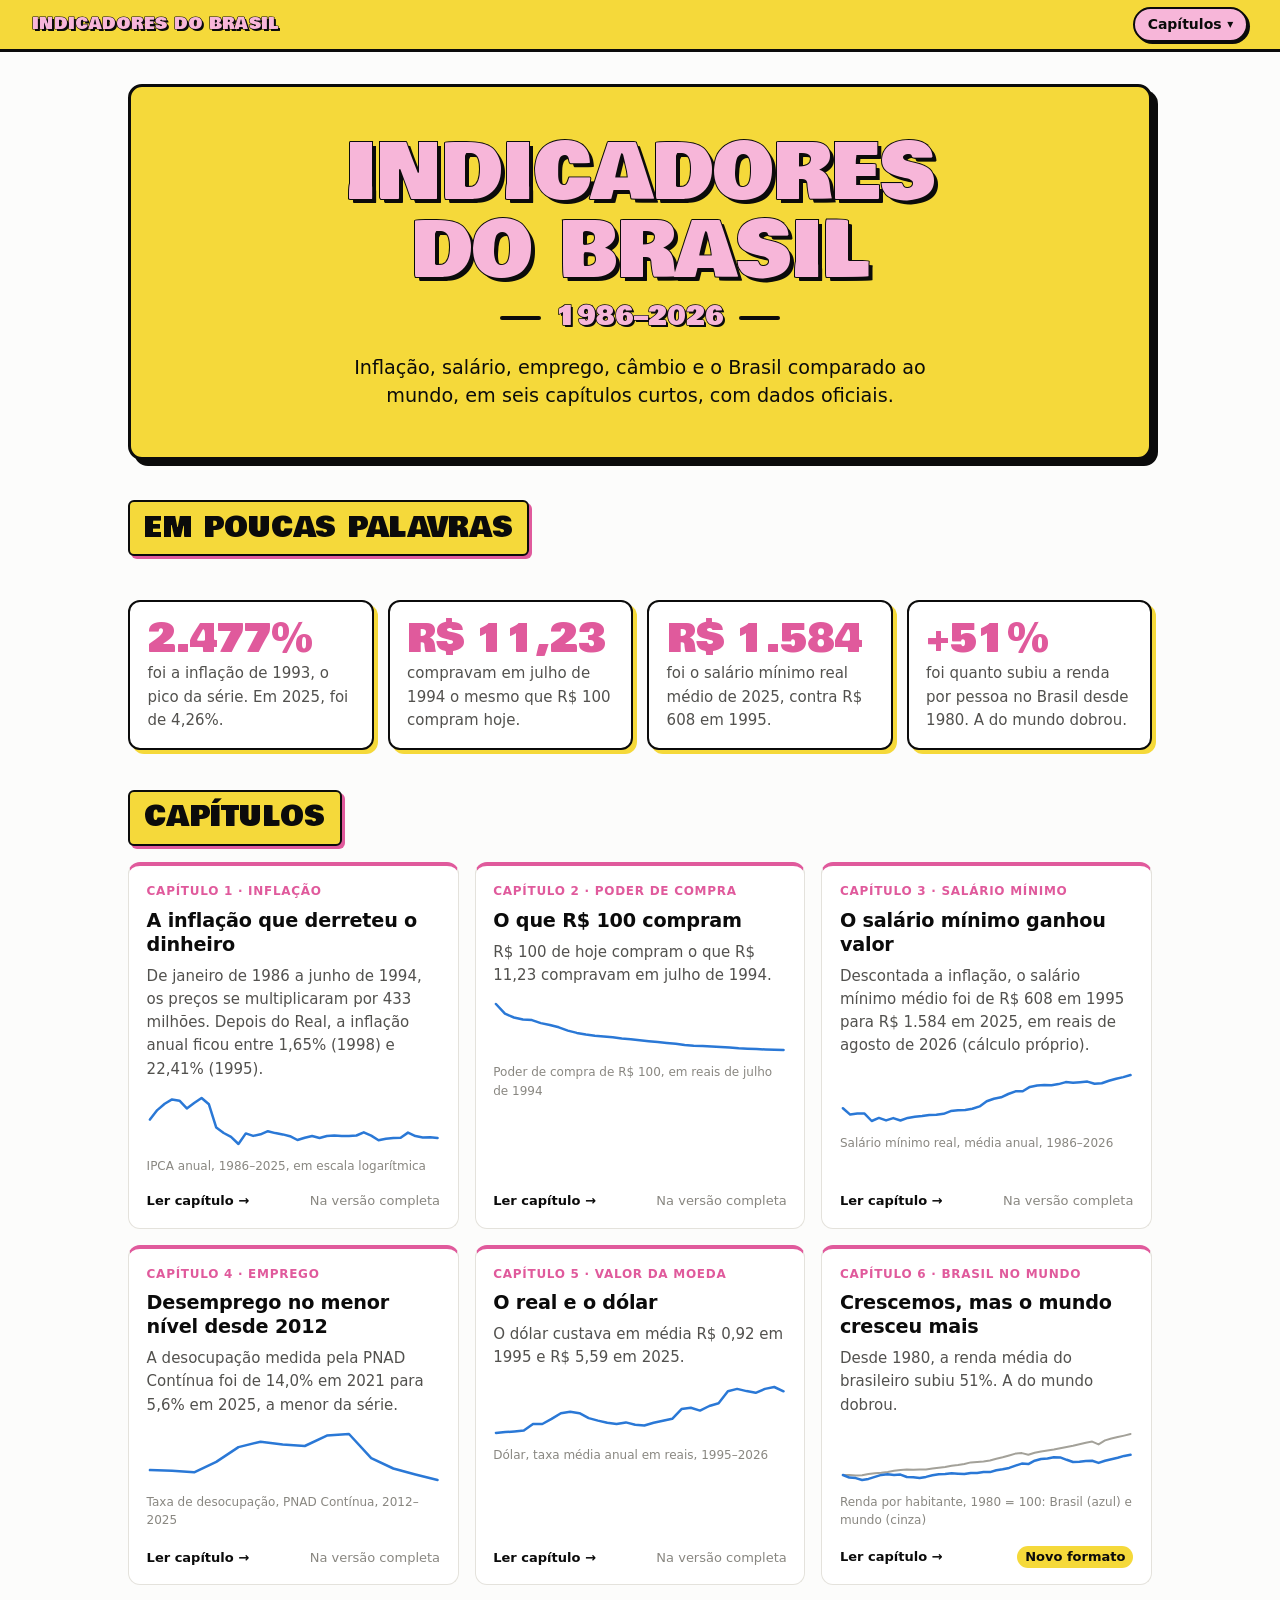
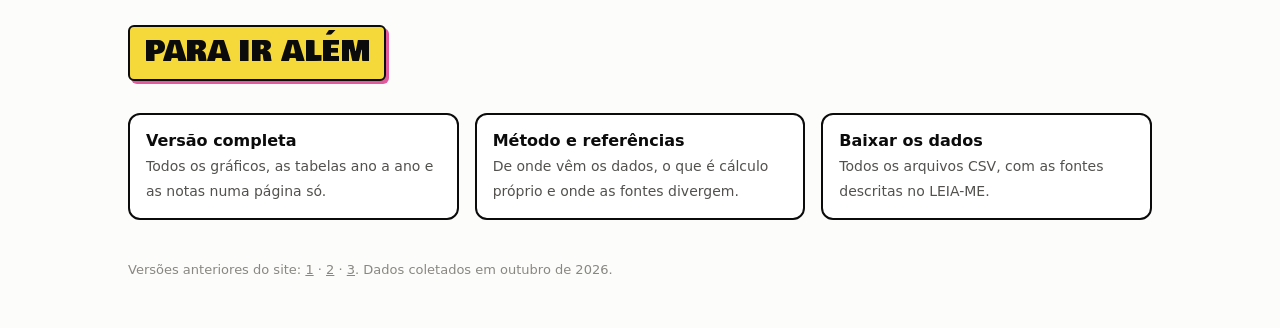
<file: index.html>
<!doctype html>
<html lang="pt-BR">
<head>
<meta charset="utf-8">
<meta name="viewport" content="width=device-width, initial-scale=1, viewport-fit=cover">
<title>Indicadores do Brasil 1986–2026</title>
<meta name="description" content="Inflação, poder de compra, salário mínimo, emprego, câmbio e o Brasil comparado ao mundo, de 1986 a 2026, em capítulos curtos.">
<meta property="og:type" content="website">
<meta property="og:site_name" content="Indicadores do Brasil">
<meta property="og:title" content="Indicadores do Brasil 1986–2026">
<meta property="og:description" content="Inflação, poder de compra, salário mínimo, emprego, câmbio e o Brasil comparado ao mundo, de 1986 a 2026, em capítulos curtos.">
<meta property="og:url" content="https://guitorte.github.io/brasil/">
<meta property="og:locale" content="pt_BR">
<meta property="og:image" content="https://guitorte.github.io/brasil/preview.jpg">
<meta property="og:image:type" content="image/jpeg">
<meta property="og:image:width" content="1376">
<meta property="og:image:height" content="768">
<meta property="og:image:alt" content="Indicadores do Brasil, 1986–2026">
<meta name="twitter:card" content="summary_large_image">
<meta name="twitter:image" content="https://guitorte.github.io/brasil/preview.jpg">
<link rel="preconnect" href="https://fonts.googleapis.com">
<link rel="preconnect" href="https://fonts.gstatic.com" crossorigin>
<link rel="stylesheet" href="https://fonts.googleapis.com/css2?family=Bowlby+One&display=swap">
<link rel="stylesheet" href="assets/estilo.css">
<script>
  // Links antigos para seções da página única (#ib-...) continuam funcionando na versão completa.
  if (/^#ib-/.test(location.hash)) location.replace('v3.html' + location.hash);
</script>
</head>
<body>
<header class="bar">
  <a class="brand" href="./">INDICADORES DO BRASIL</a>
  <details class="menu"><summary>Capítulos</summary><nav aria-label="Capítulos"><a href="v3.html#ib-inflacao"><b>1</b>Inflação</a><a href="v3.html#ib-poder"><b>2</b>Poder de compra</a><a href="v3.html#ib-salario"><b>3</b>Salário mínimo</a><a href="v3.html#ib-emprego"><b>4</b>Emprego</a><a href="v3.html#ib-moeda"><b>5</b>Valor da moeda</a><a href="mundo/"><b>6</b>Brasil no mundo</a><hr><a href="./">Página inicial</a><a href="v3.html">Versão completa</a></nav></details>
  <div class="progress" aria-hidden="true"><span></span></div>
</header>
<main class="wrap">
  <section class="capa">
    <h1><span>Indicadores</span> <span>do Brasil</span></h1>
    <div class="anos">1986–2026</div>
    <p>Inflação, salário, emprego, câmbio e o Brasil comparado ao mundo, em seis capítulos curtos, com dados oficiais.</p>
  </section>

  <h2 class="sec-title">Em poucas palavras</h2>
  <div class="heads"><a class="head" href="v3.html#ib-inflacao"><b>2.477%</b><span>foi a inflação de 1993, o pico da série. Em 2025, foi de 4,26%.</span></a><a class="head" href="v3.html#ib-poder"><b>R$ 11,23</b><span>compravam em julho de 1994 o mesmo que R$ 100 compram hoje.</span></a><a class="head" href="v3.html#ib-salario"><b>R$ 1.584</b><span>foi o salário mínimo real médio de 2025, contra R$ 608 em 1995.</span></a><a class="head" href="mundo/"><b>+51%</b><span>foi quanto subiu a renda por pessoa no Brasil desde 1980. A do mundo dobrou.</span></a></div>

  <h2 class="sec-title">Capítulos</h2>
  <div class="caps">
<a class="cap" href="v3.html#ib-inflacao"><span class="num">Capítulo 1 · Inflação</span><h3>A inflação que derreteu o dinheiro</h3><p>De janeiro de 1986 a junho de 1994, os preços se multiplicaram por 433 milhões. Depois do Real, a inflação anual ficou entre 1,65% (1998) e 22,41% (1995).</p><svg viewBox="0 0 300 56" preserveAspectRatio="none" aria-hidden="true" focusable="false"><path d="M3.0,26.6L10.5,17.1L18.1,10.8L25.6,6.4L33.2,7.7L40.7,15.4L48.2,10.0L55.8,5.0L63.3,11.3L70.8,34.6L78.4,40.0L85.9,43.8L93.5,51.0L101.0,40.4L108.5,42.9L116.1,41.3L123.6,38.2L131.2,40.1L138.7,41.4L146.2,43.2L153.8,47.0L161.3,44.7L168.8,43.0L176.4,45.0L183.9,43.0L191.5,42.4L199.0,43.1L206.5,43.0L214.1,42.5L221.6,39.3L229.2,42.6L236.7,47.3L244.2,45.8L251.8,45.0L259.3,44.7L266.8,39.6L274.4,43.1L281.9,44.5L289.5,44.2L297.0,45.0" style="fill:none;stroke:var(--c1);stroke-width:2.5;vector-effect:non-scaling-stroke;stroke-linejoin:round;stroke-linecap:round"/></svg><small>IPCA anual, 1986–2025, em escala logarítmica</small><span class="cap-foot"><span class="ir">Ler capítulo →</span><span class="estado">Na versão completa</span></span></a>
<a class="cap" href="v3.html#ib-poder"><span class="num">Capítulo 2 · Poder de compra</span><h3>O que R$ 100 compram</h3><p>R$ 100 de hoje compram o que R$ 11,23 compravam em julho de 1994.</p><svg viewBox="0 0 300 56" preserveAspectRatio="none" aria-hidden="true" focusable="false"><path d="M3.0,5.0L12.2,14.7L21.4,18.5L30.6,20.5L39.8,21.1L48.9,24.1L58.1,26.0L67.3,28.3L76.5,31.6L85.7,33.9L94.9,35.6L104.1,36.8L113.2,37.4L122.4,38.3L131.6,39.4L140.8,40.2L150.0,41.2L159.2,42.2L168.4,43.1L177.6,43.9L186.8,44.8L195.9,46.1L205.1,46.8L214.3,47.1L223.5,47.5L232.7,47.9L241.9,48.4L251.1,49.3L260.2,49.7L269.4,50.1L278.6,50.5L287.8,50.8L297.0,51.0" style="fill:none;stroke:var(--c1);stroke-width:2.5;vector-effect:non-scaling-stroke;stroke-linejoin:round;stroke-linecap:round"/></svg><small>Poder de compra de R$ 100, em reais de julho de 1994</small><span class="cap-foot"><span class="ir">Ler capítulo →</span><span class="estado">Na versão completa</span></span></a>
<a class="cap" href="v3.html#ib-salario"><span class="num">Capítulo 3 · Salário mínimo</span><h3>O salário mínimo ganhou valor</h3><p>Descontada a inflação, o salário mínimo médio foi de R$ 608 em 1995 para R$ 1.584 em 2025, em reais de agosto de 2026 (cálculo próprio).</p><svg viewBox="0 0 300 56" preserveAspectRatio="none" aria-hidden="true" focusable="false"><path d="M3.0,38.2L10.4,44.6L17.7,43.6L25.1,43.6L32.4,51.0L39.8,47.9L47.1,50.4L54.4,48.1L61.8,50.5L69.2,47.9L76.5,46.8L83.9,46.1L91.2,45.0L98.5,44.8L105.9,43.8L113.2,41.1L120.6,40.3L128.0,40.0L135.3,38.8L142.7,36.4L150.0,31.2L157.3,28.7L164.7,27.3L172.0,24.0L179.4,21.3L186.8,21.3L194.1,16.9L201.5,15.5L208.8,15.1L216.2,15.3L223.5,14.1L230.8,12.1L238.2,12.7L245.5,12.2L252.9,11.6L260.2,13.7L267.6,13.3L274.9,10.8L282.3,8.7L289.6,7.1L297.0,5.0" style="fill:none;stroke:var(--c1);stroke-width:2.5;vector-effect:non-scaling-stroke;stroke-linejoin:round;stroke-linecap:round"/></svg><small>Salário mínimo real, média anual, 1986–2026</small><span class="cap-foot"><span class="ir">Ler capítulo →</span><span class="estado">Na versão completa</span></span></a>
<a class="cap" href="v3.html#ib-emprego"><span class="num">Capítulo 4 · Emprego</span><h3>Desemprego no menor nível desde 2012</h3><p>A desocupação medida pela PNAD Contínua foi de 14,0% em 2021 para 5,6% em 2025, a menor da série.</p><svg viewBox="0 0 300 56" preserveAspectRatio="none" aria-hidden="true" focusable="false"><path d="M3.0,41.1L25.6,41.7L48.2,43.3L70.8,32.9L93.5,18.1L116.1,12.7L138.7,15.4L161.3,17.0L183.9,6.6L206.5,5.0L229.2,29.1L251.8,39.5L274.4,45.5L297.0,51.0" style="fill:none;stroke:var(--c1);stroke-width:2.5;vector-effect:non-scaling-stroke;stroke-linejoin:round;stroke-linecap:round"/></svg><small>Taxa de desocupação, PNAD Contínua, 2012–2025</small><span class="cap-foot"><span class="ir">Ler capítulo →</span><span class="estado">Na versão completa</span></span></a>
<a class="cap" href="v3.html#ib-moeda"><span class="num">Capítulo 5 · Valor da moeda</span><h3>O real e o dólar</h3><p>O dólar custava em média R$ 0,92 em 1995 e R$ 5,59 em 2025.</p><svg viewBox="0 0 300 56" preserveAspectRatio="none" aria-hidden="true" focusable="false"><path d="M3.0,51.0L12.5,50.1L22.0,49.4L31.5,48.6L40.9,42.1L50.4,42.0L59.9,36.9L69.4,31.2L78.9,29.8L88.4,31.2L97.8,36.1L107.3,38.6L116.8,40.8L126.3,41.9L135.8,40.4L145.3,42.7L154.7,43.5L164.2,40.8L173.7,38.8L183.2,36.8L192.7,27.1L202.2,25.7L211.6,28.6L221.1,24.0L230.6,21.2L240.1,9.2L249.6,6.9L259.1,9.1L268.5,10.8L278.0,6.9L287.5,5.0L297.0,9.3" style="fill:none;stroke:var(--c1);stroke-width:2.5;vector-effect:non-scaling-stroke;stroke-linejoin:round;stroke-linecap:round"/></svg><small>Dólar, taxa média anual em reais, 1995–2026</small><span class="cap-foot"><span class="ir">Ler capítulo →</span><span class="estado">Na versão completa</span></span></a>
<a class="cap" href="mundo/"><span class="num">Capítulo 6 · Brasil no mundo</span><h3>Crescemos, mas o mundo cresceu mais</h3><p>Desde 1980, a renda média do brasileiro subiu 51%. A do mundo dobrou.</p><svg viewBox="0 0 300 56" preserveAspectRatio="none" aria-hidden="true" focusable="false"><path d="M3.0,46.0L9.5,46.0L16.1,46.5L22.6,46.2L29.1,45.1L35.7,44.3L42.2,43.7L48.7,42.9L55.3,41.8L61.8,40.9L68.3,40.5L74.9,40.7L81.4,40.5L87.9,40.4L94.5,39.6L101.0,38.8L107.5,37.9L114.1,36.7L120.6,36.0L127.1,35.0L133.7,33.4L140.2,33.0L146.7,32.5L153.3,31.5L159.8,29.8L166.3,28.3L172.9,26.5L179.4,24.6L185.9,24.1L192.5,25.7L199.0,23.7L205.5,22.4L212.1,21.5L218.6,20.5L225.1,19.2L231.7,17.9L238.2,16.8L244.7,15.3L251.3,13.7L257.8,12.6L264.3,15.4L270.9,11.4L277.4,9.5L283.9,8.1L290.5,6.6L297.0,5.0" style="fill:none;stroke:var(--gray);stroke-width:2;vector-effect:non-scaling-stroke;stroke-linejoin:round;stroke-linecap:round"/><path d="M3.0,46.0L9.5,48.6L16.1,49.1L22.6,51.0L29.1,49.9L35.7,47.9L42.2,45.9L48.7,45.3L55.3,46.1L61.8,45.6L68.3,48.0L74.9,48.3L81.4,49.1L87.9,47.9L94.5,46.3L101.0,45.3L107.5,45.0L114.1,44.2L120.6,44.7L127.1,45.1L133.7,43.9L140.2,43.9L146.7,43.1L153.3,43.1L159.8,41.2L166.3,40.2L172.9,38.9L179.4,36.6L185.9,34.6L192.5,35.1L199.0,31.7L205.5,30.0L212.1,29.4L218.6,28.2L225.1,28.4L231.7,30.8L238.2,33.0L244.7,32.7L251.3,32.1L257.8,31.8L264.3,33.9L270.9,31.7L277.4,30.2L283.9,28.7L290.5,26.9L297.0,25.8" style="fill:none;stroke:var(--c1);stroke-width:2.5;vector-effect:non-scaling-stroke;stroke-linejoin:round;stroke-linecap:round"/></svg><small>Renda por habitante, 1980 = 100: Brasil (azul) e mundo (cinza)</small><span class="cap-foot"><span class="ir">Ler capítulo →</span><span class="estado novo">Novo formato</span></span></a>
  </div>

  <h2 class="sec-title">Para ir além</h2>
  <div class="extras">
    <a href="v3.html"><b>Versão completa</b><span>Todos os gráficos, as tabelas ano a ano e as notas numa página só.</span></a>
    <a href="v3.html#ib-metodo"><b>Método e referências</b><span>De onde vêm os dados, o que é cálculo próprio e onde as fontes divergem.</span></a>
    <a href="https://github.com/guitorte/brasil/tree/main/dados"><b>Baixar os dados</b><span>Todos os arquivos CSV, com as fontes descritas no LEIA-ME.</span></a>
  </div>
  <p class="versoes">Versões anteriores do site: <a href="v1.html">1</a> · <a href="v2.html">2</a> · <a href="v3.html">3</a>. Dados coletados em outubro de 2026.</p>
</main>
<script>
  // Fecha o menu de capítulos ao tocar fora dele.
  document.addEventListener('click', function (ev) {
    document.querySelectorAll('details.menu[open]').forEach(function (m) { if (!m.contains(ev.target)) m.open = false; });
  });
</script>
</body>
</html>
</file>
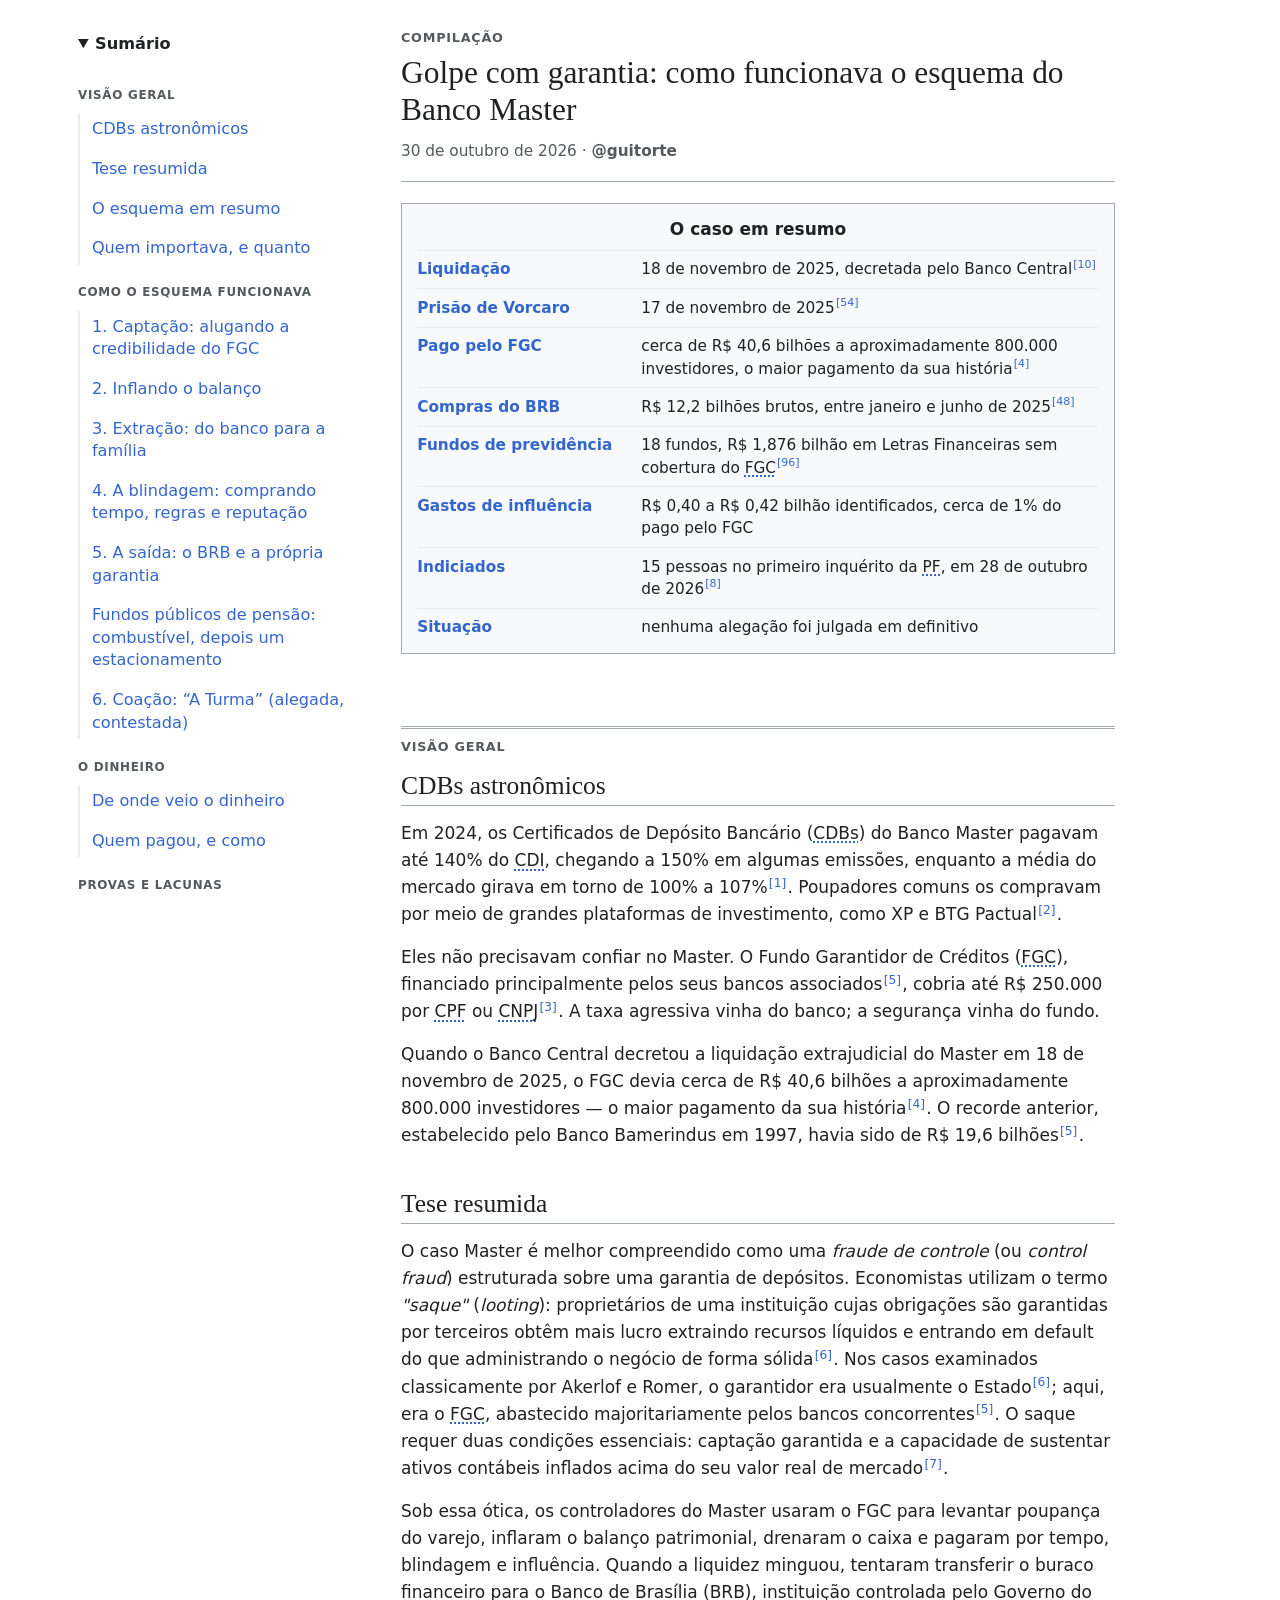
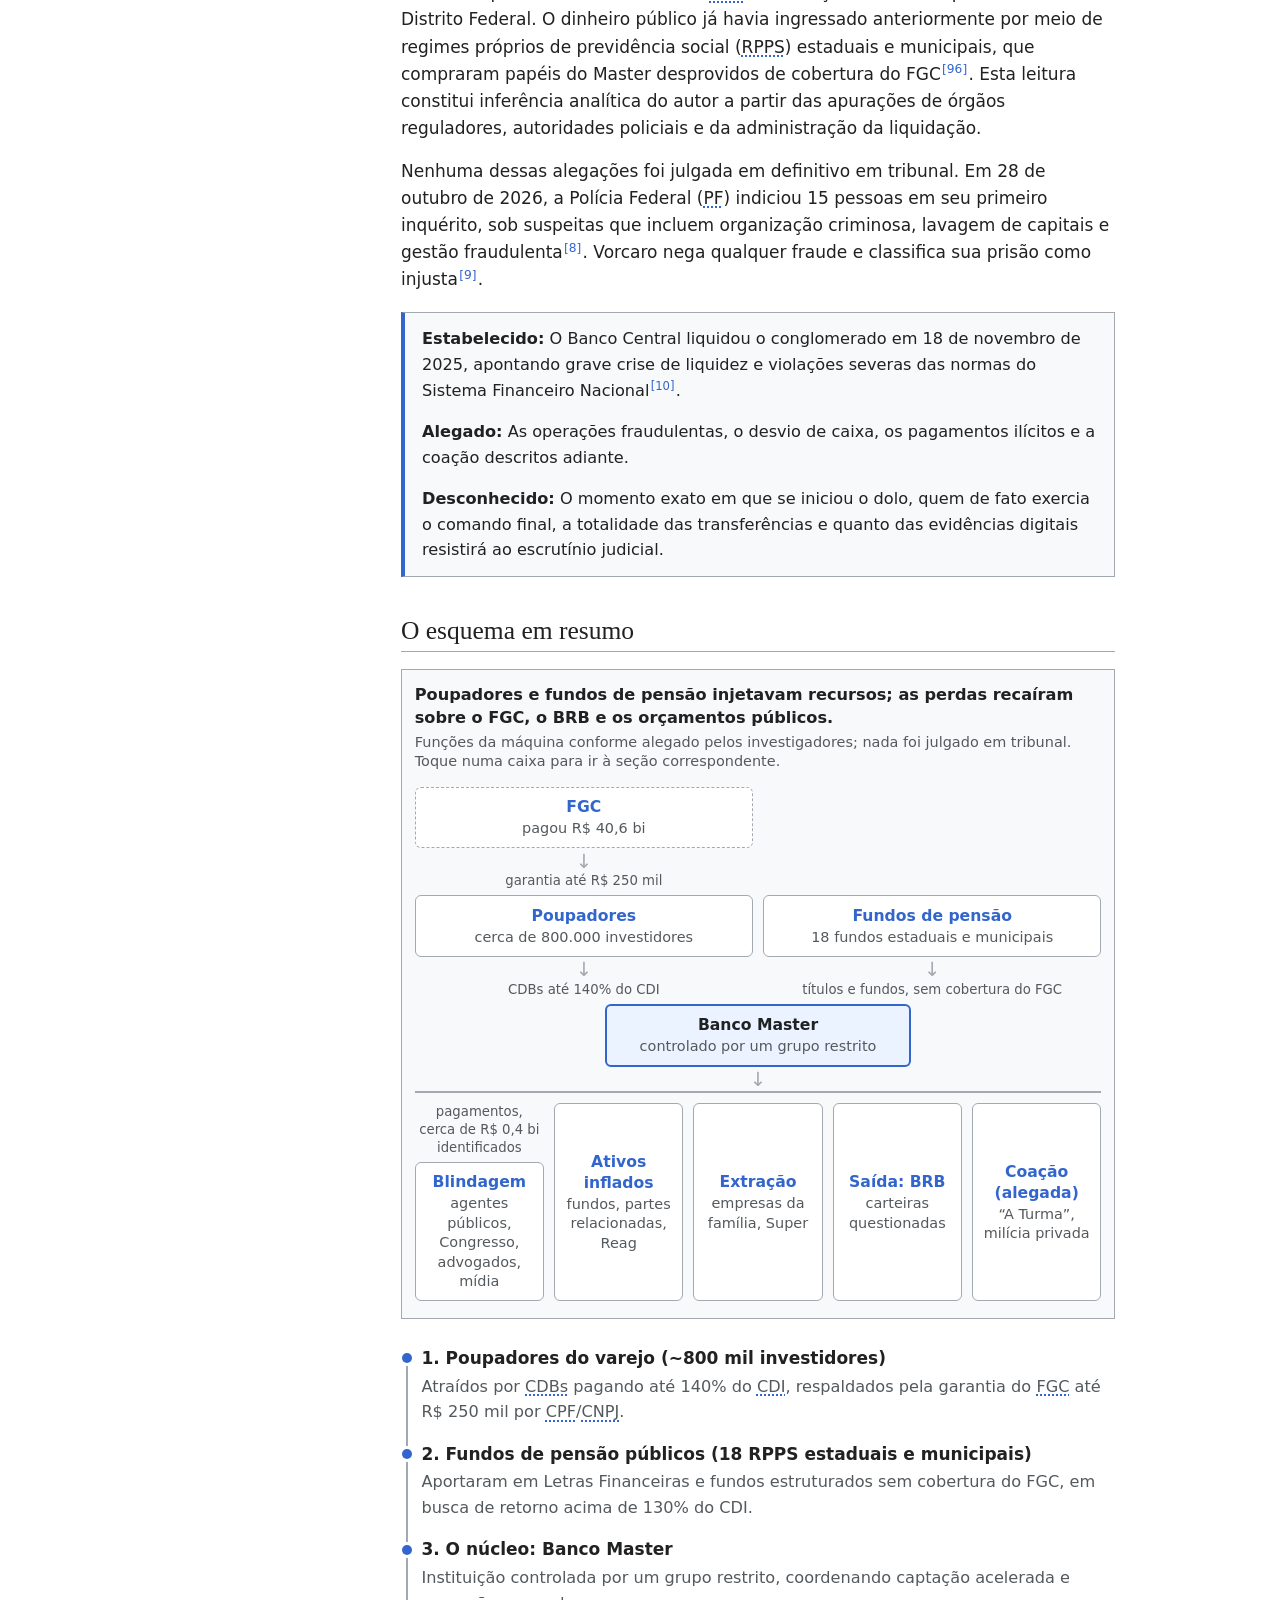
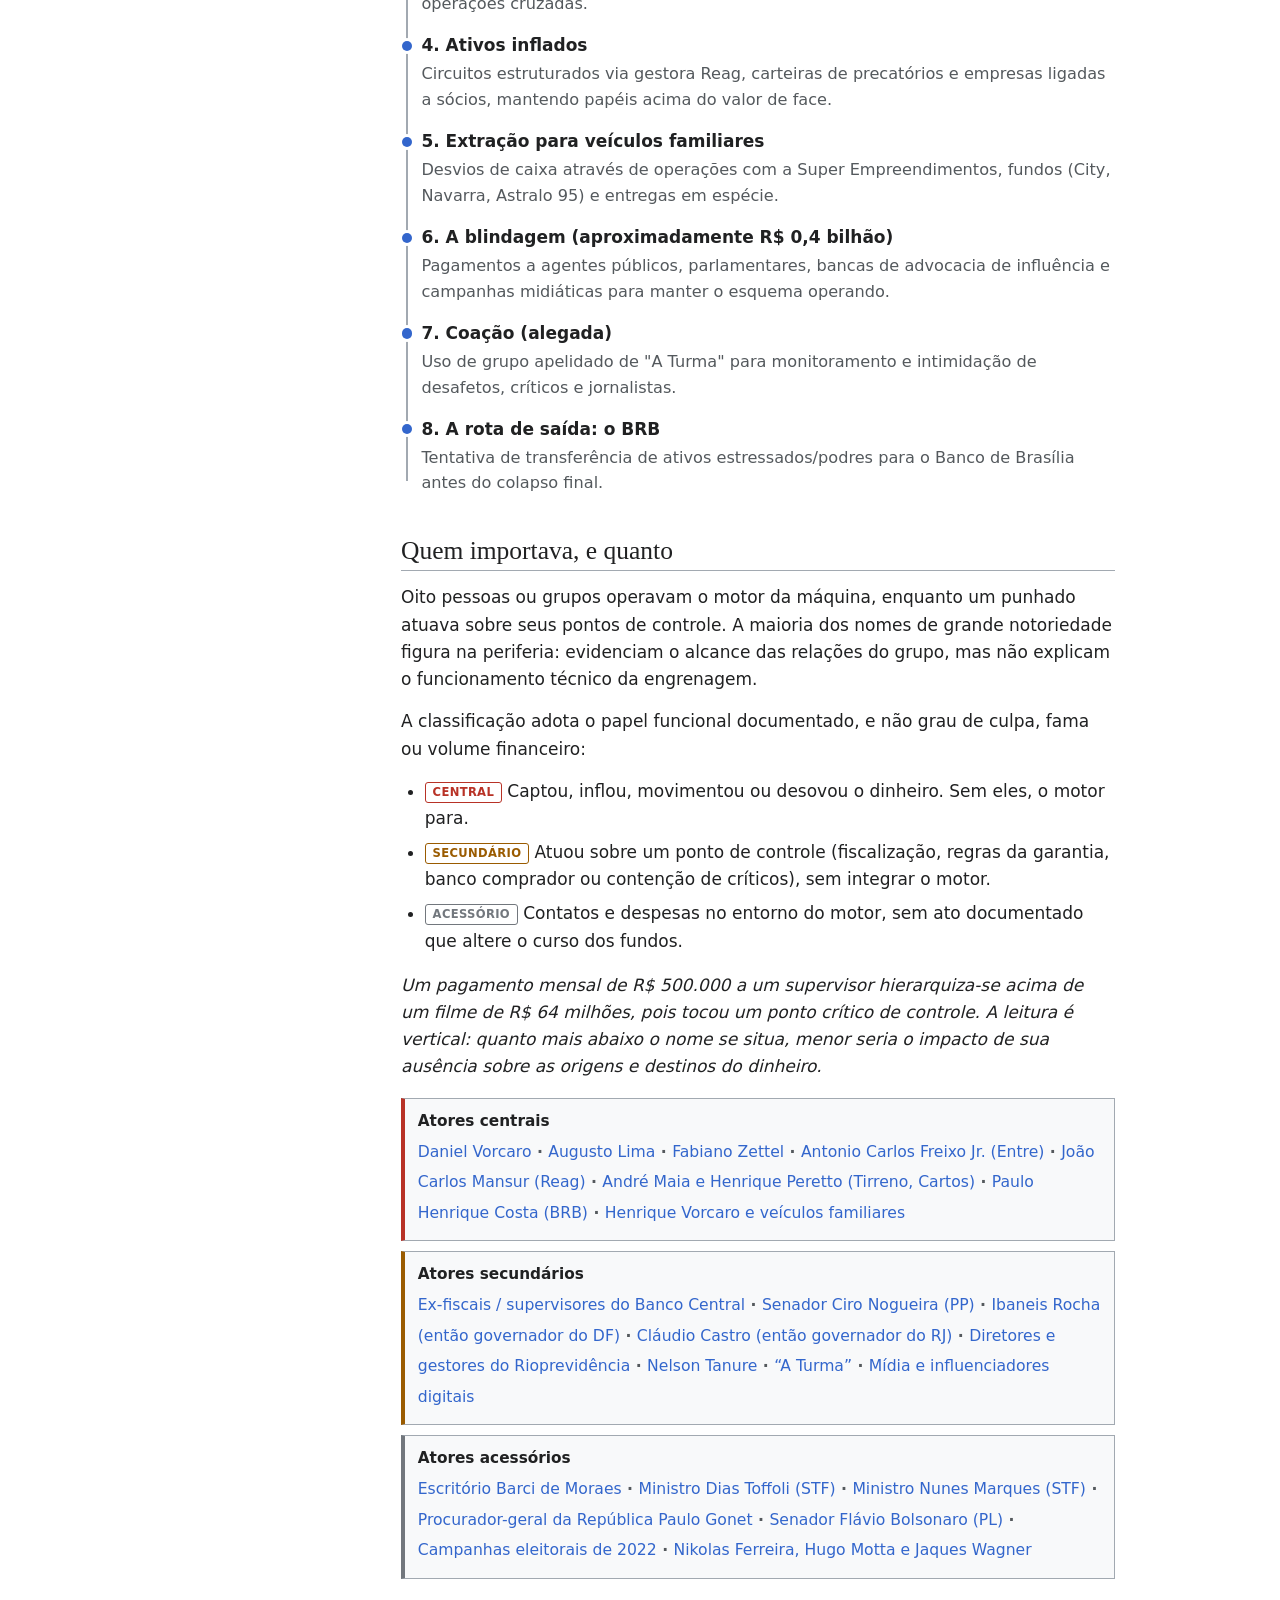
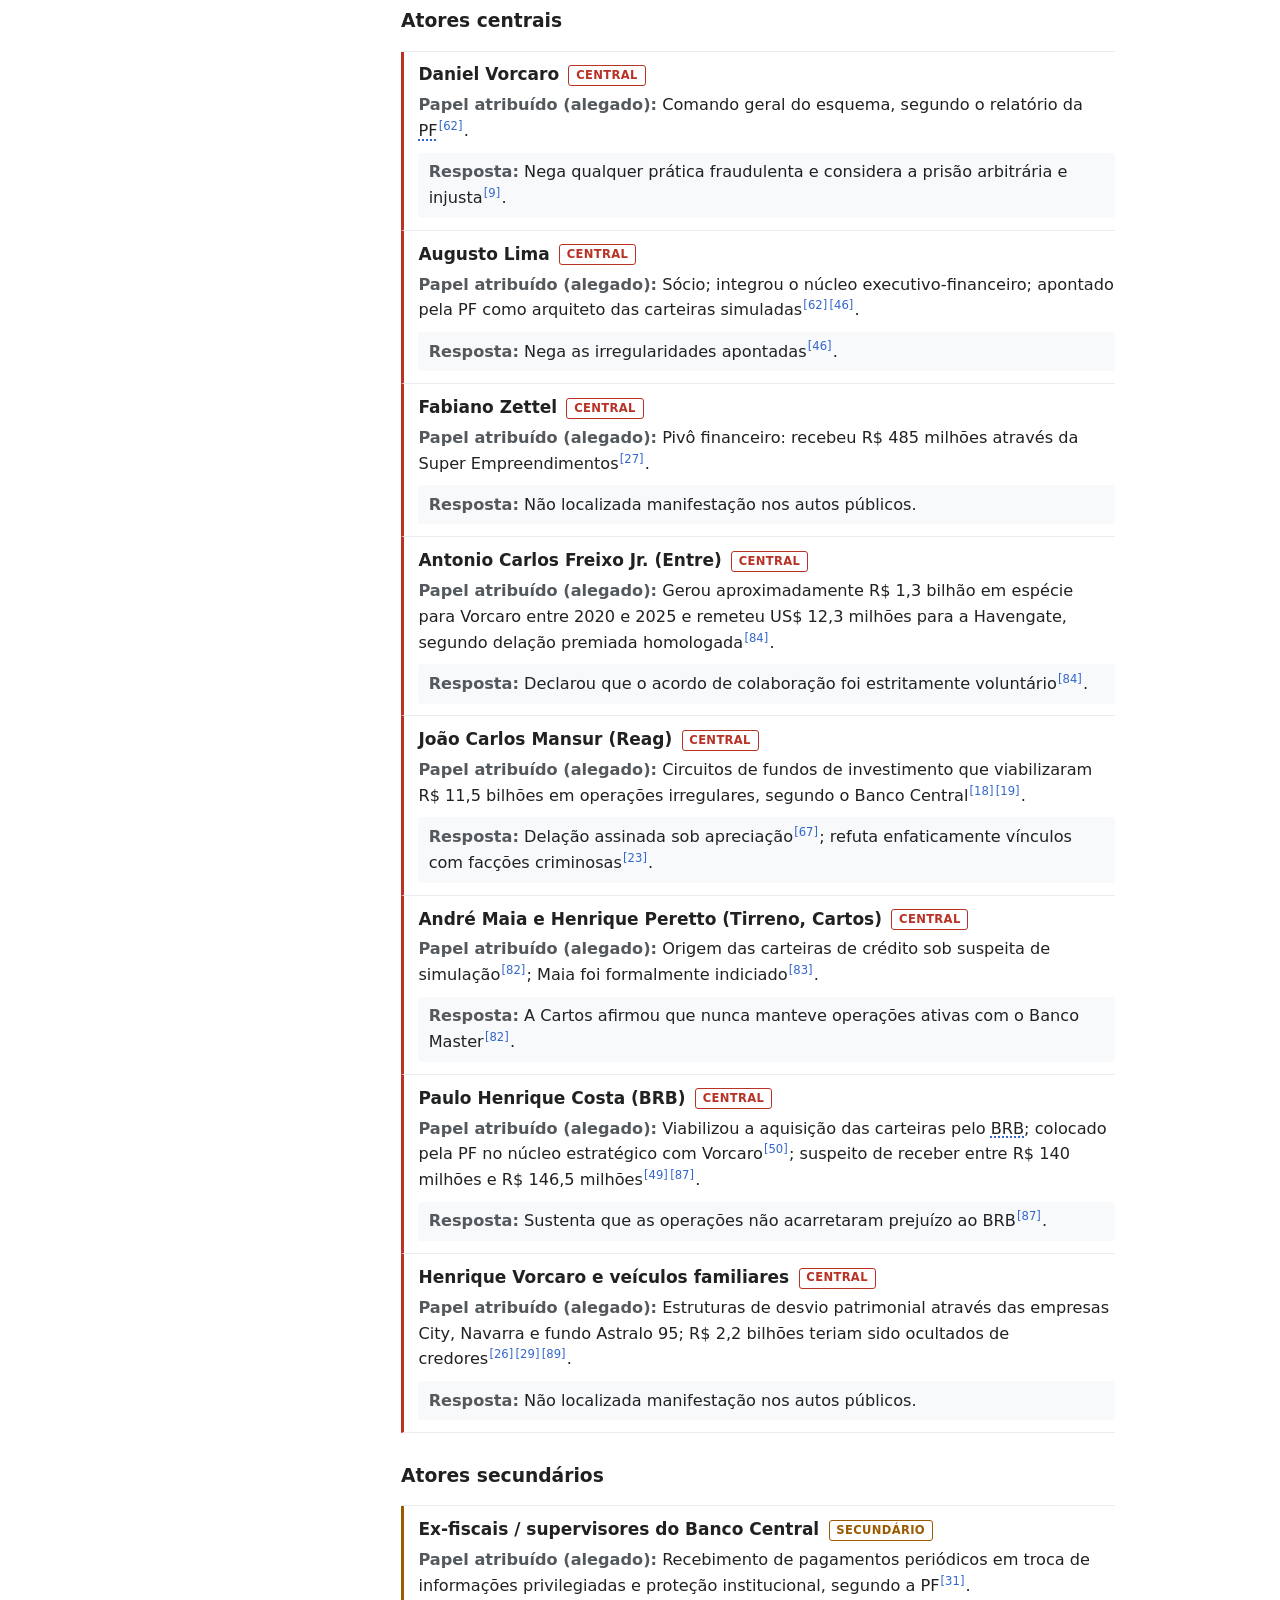
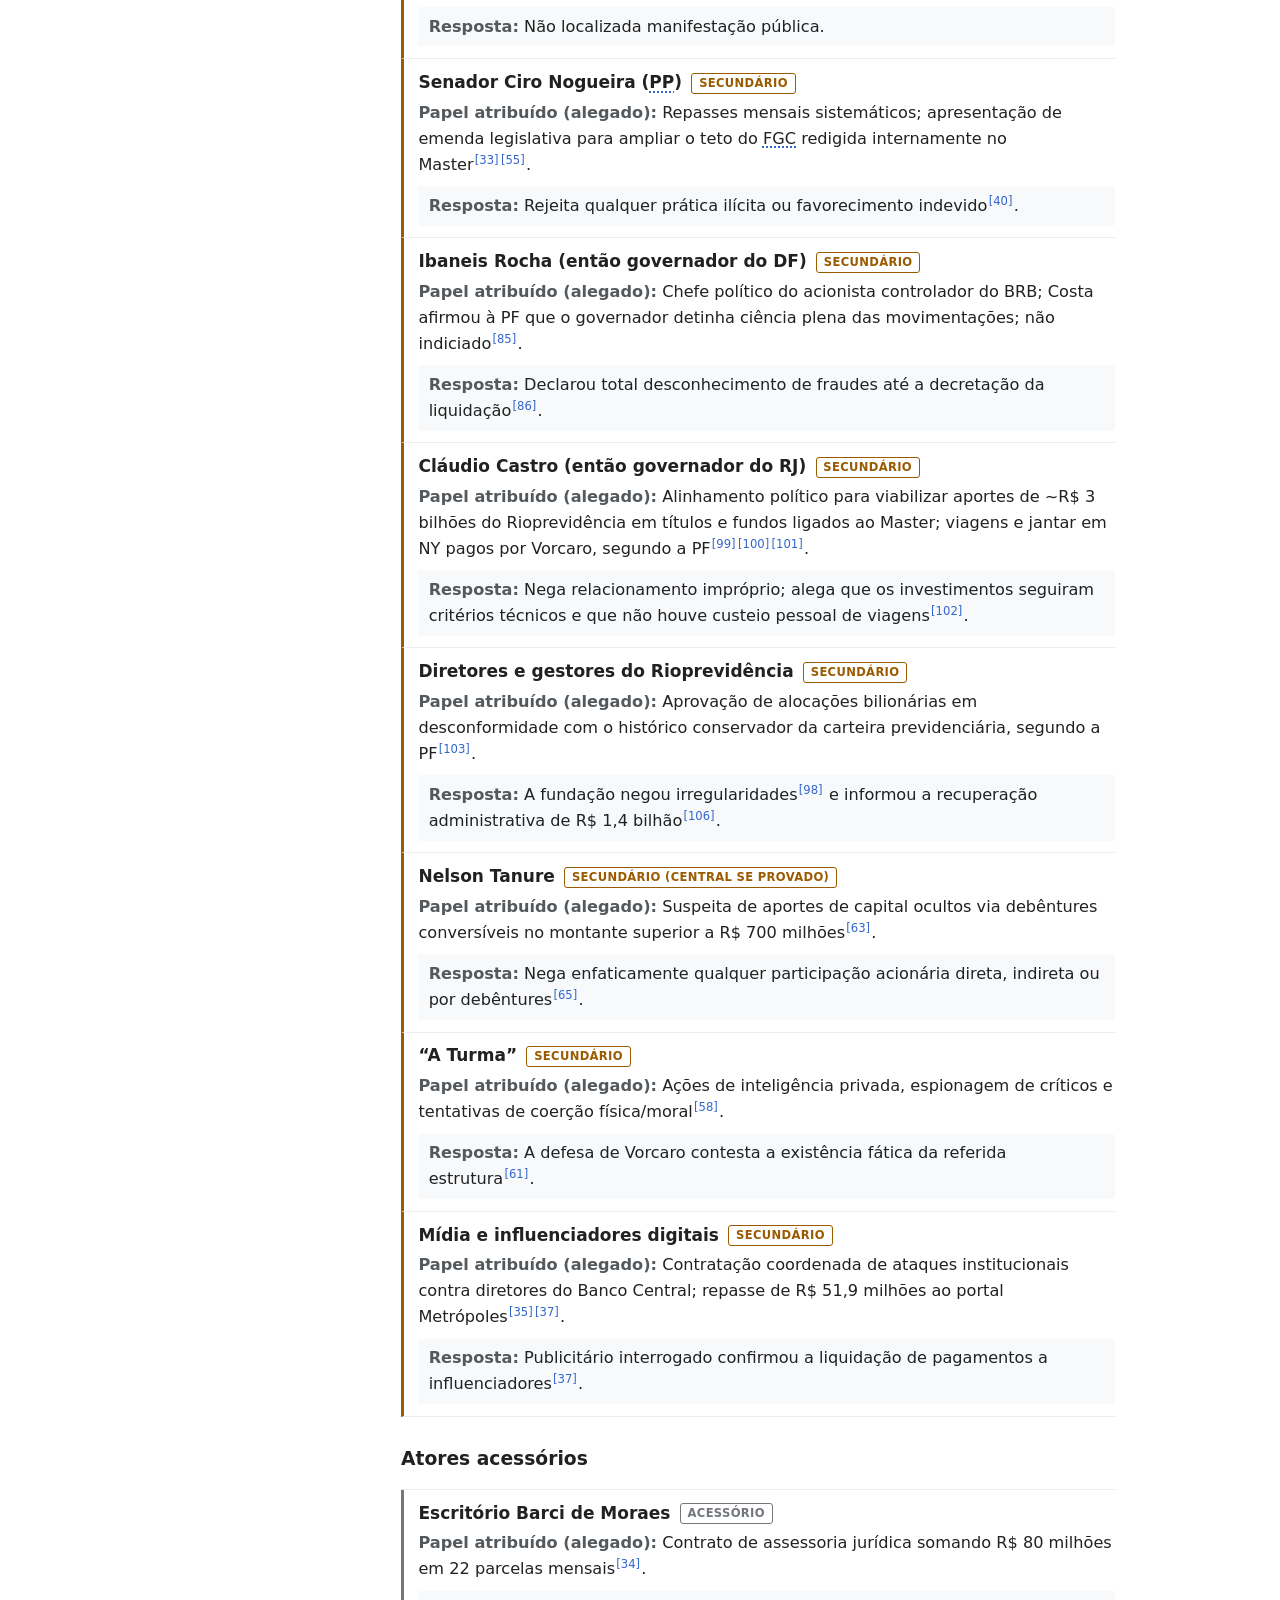
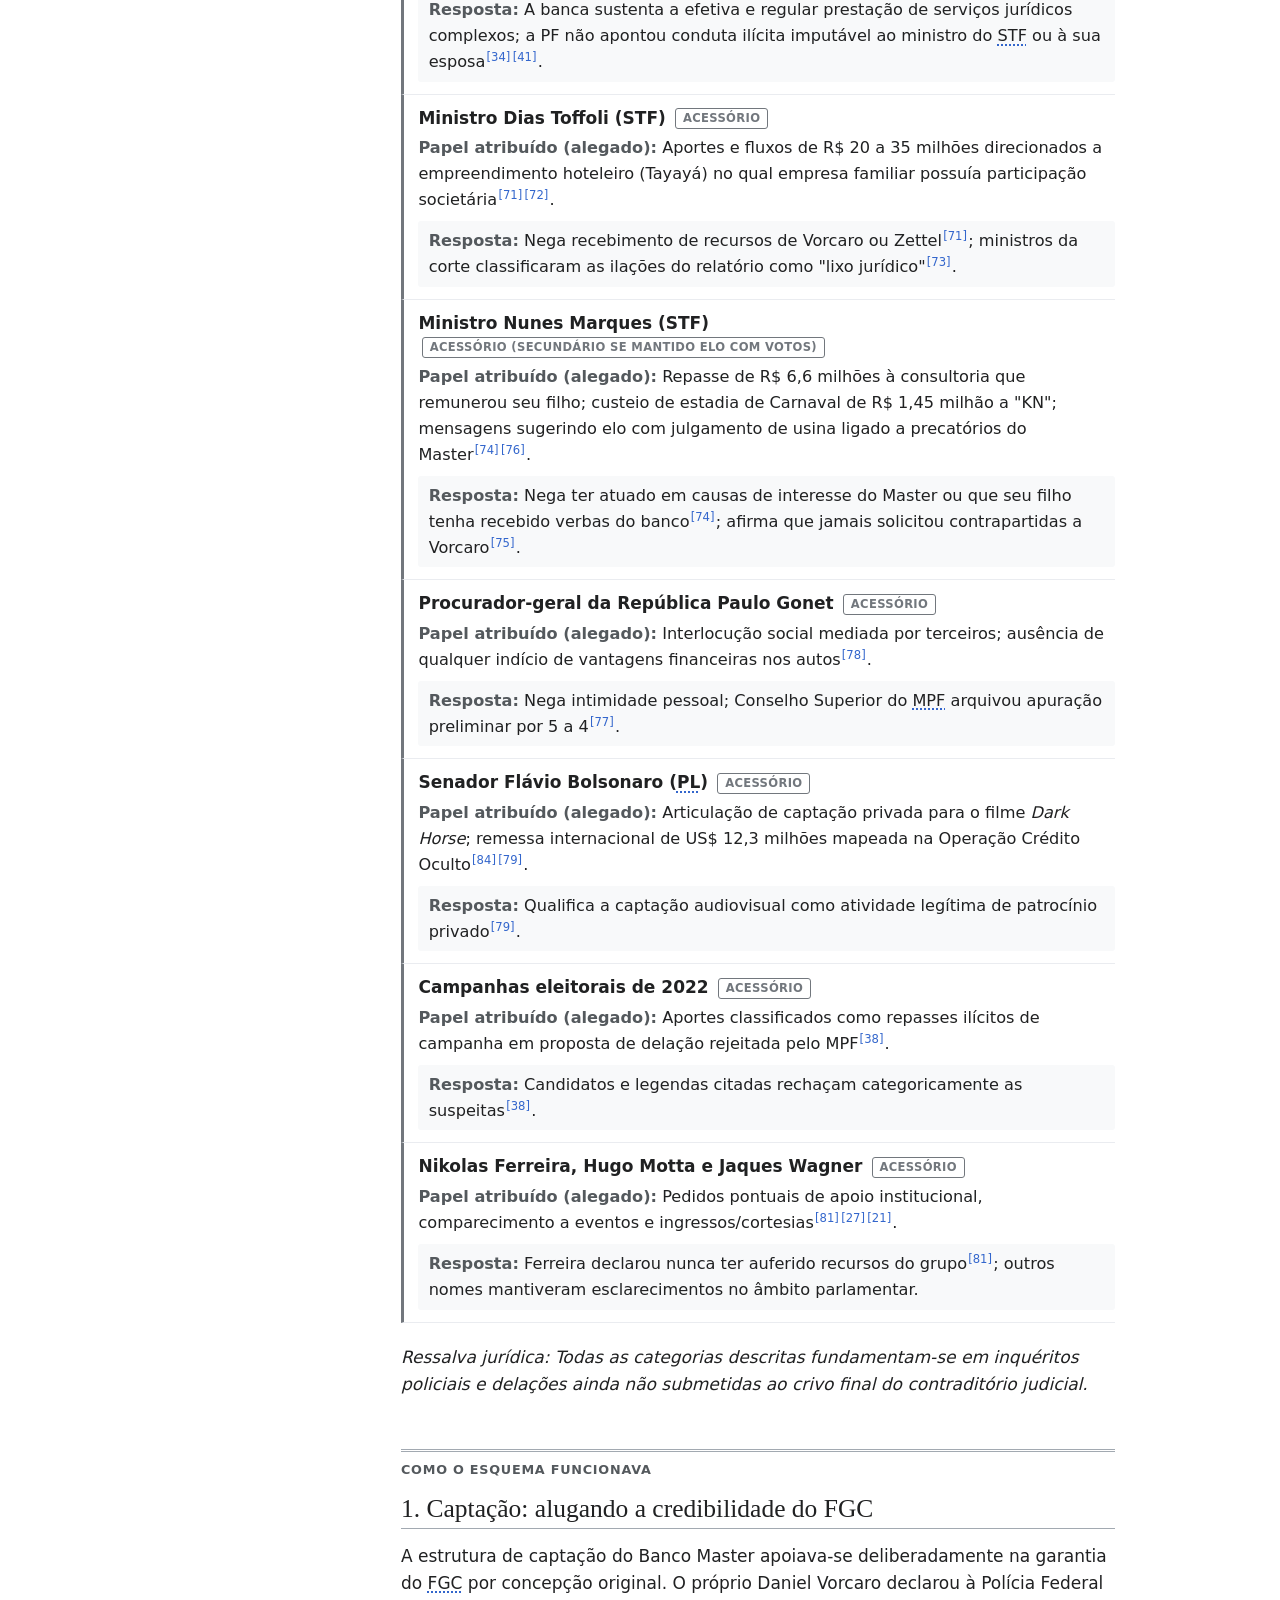
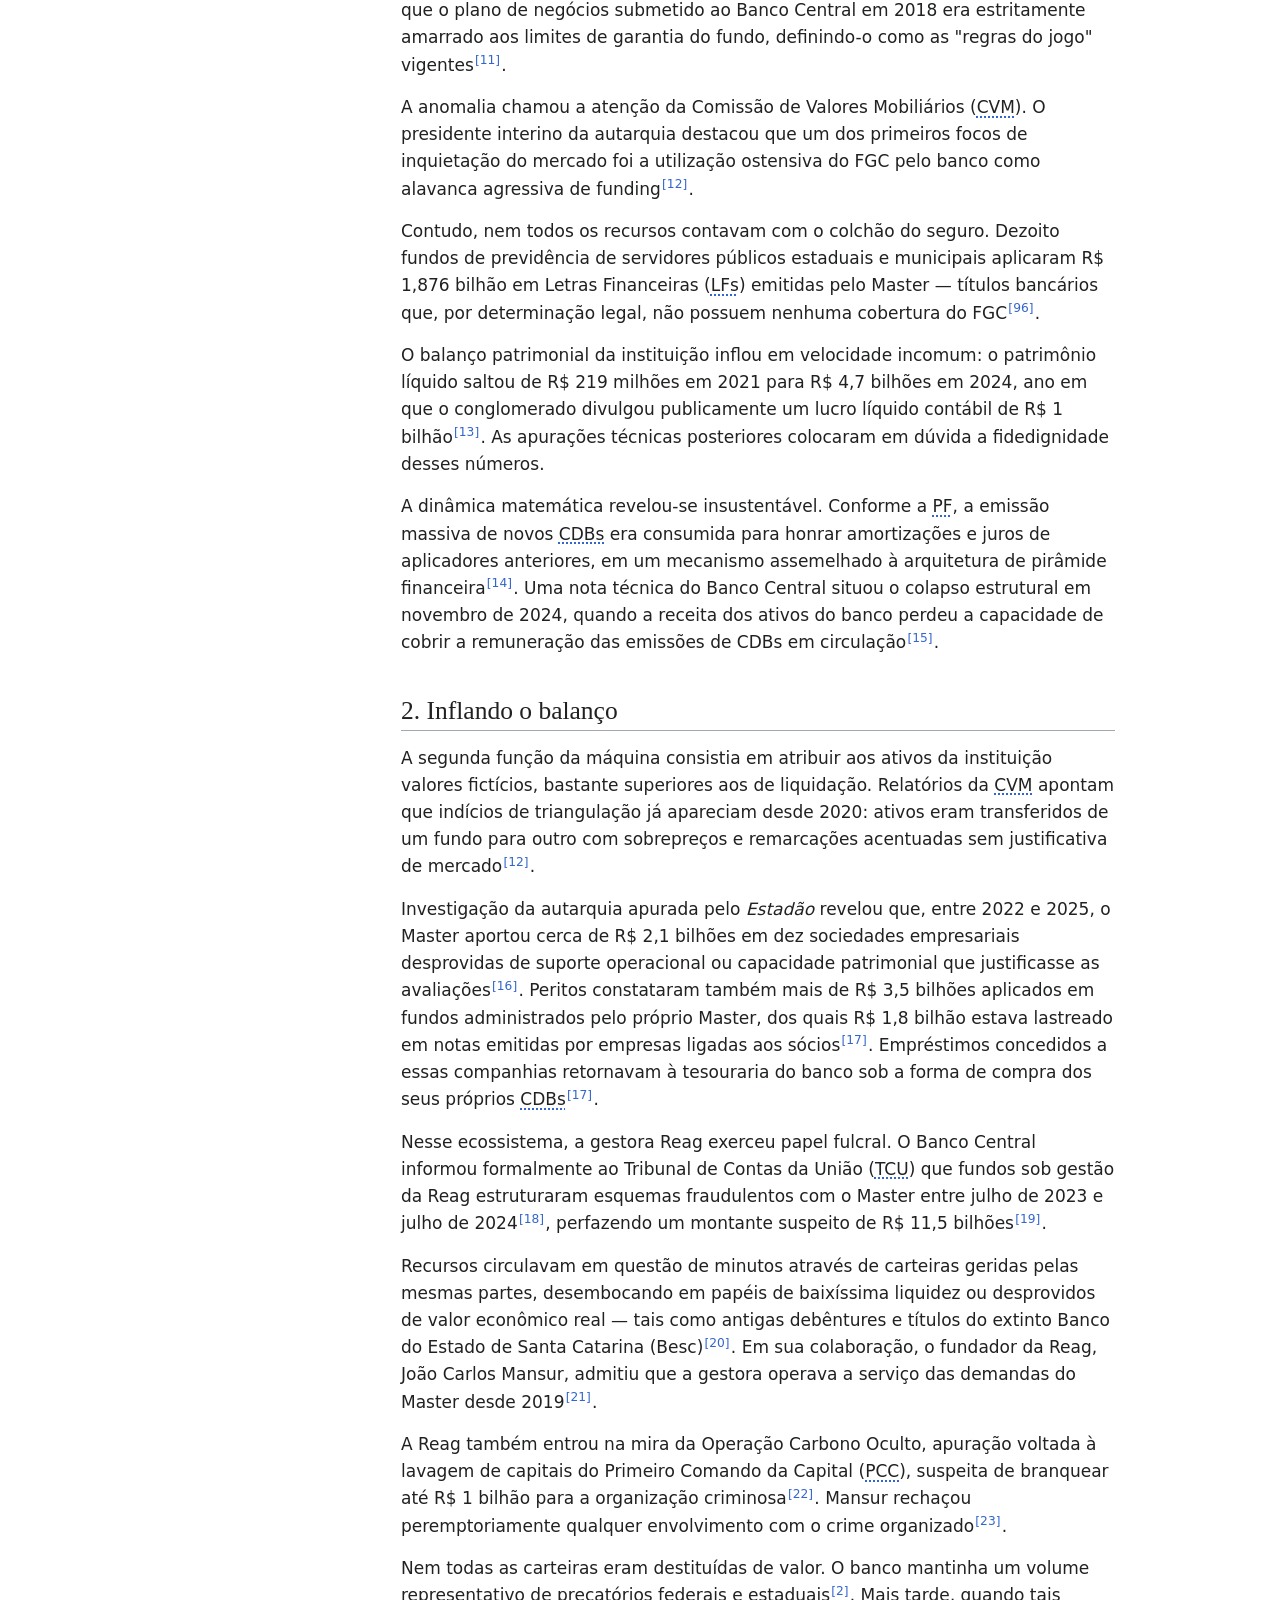
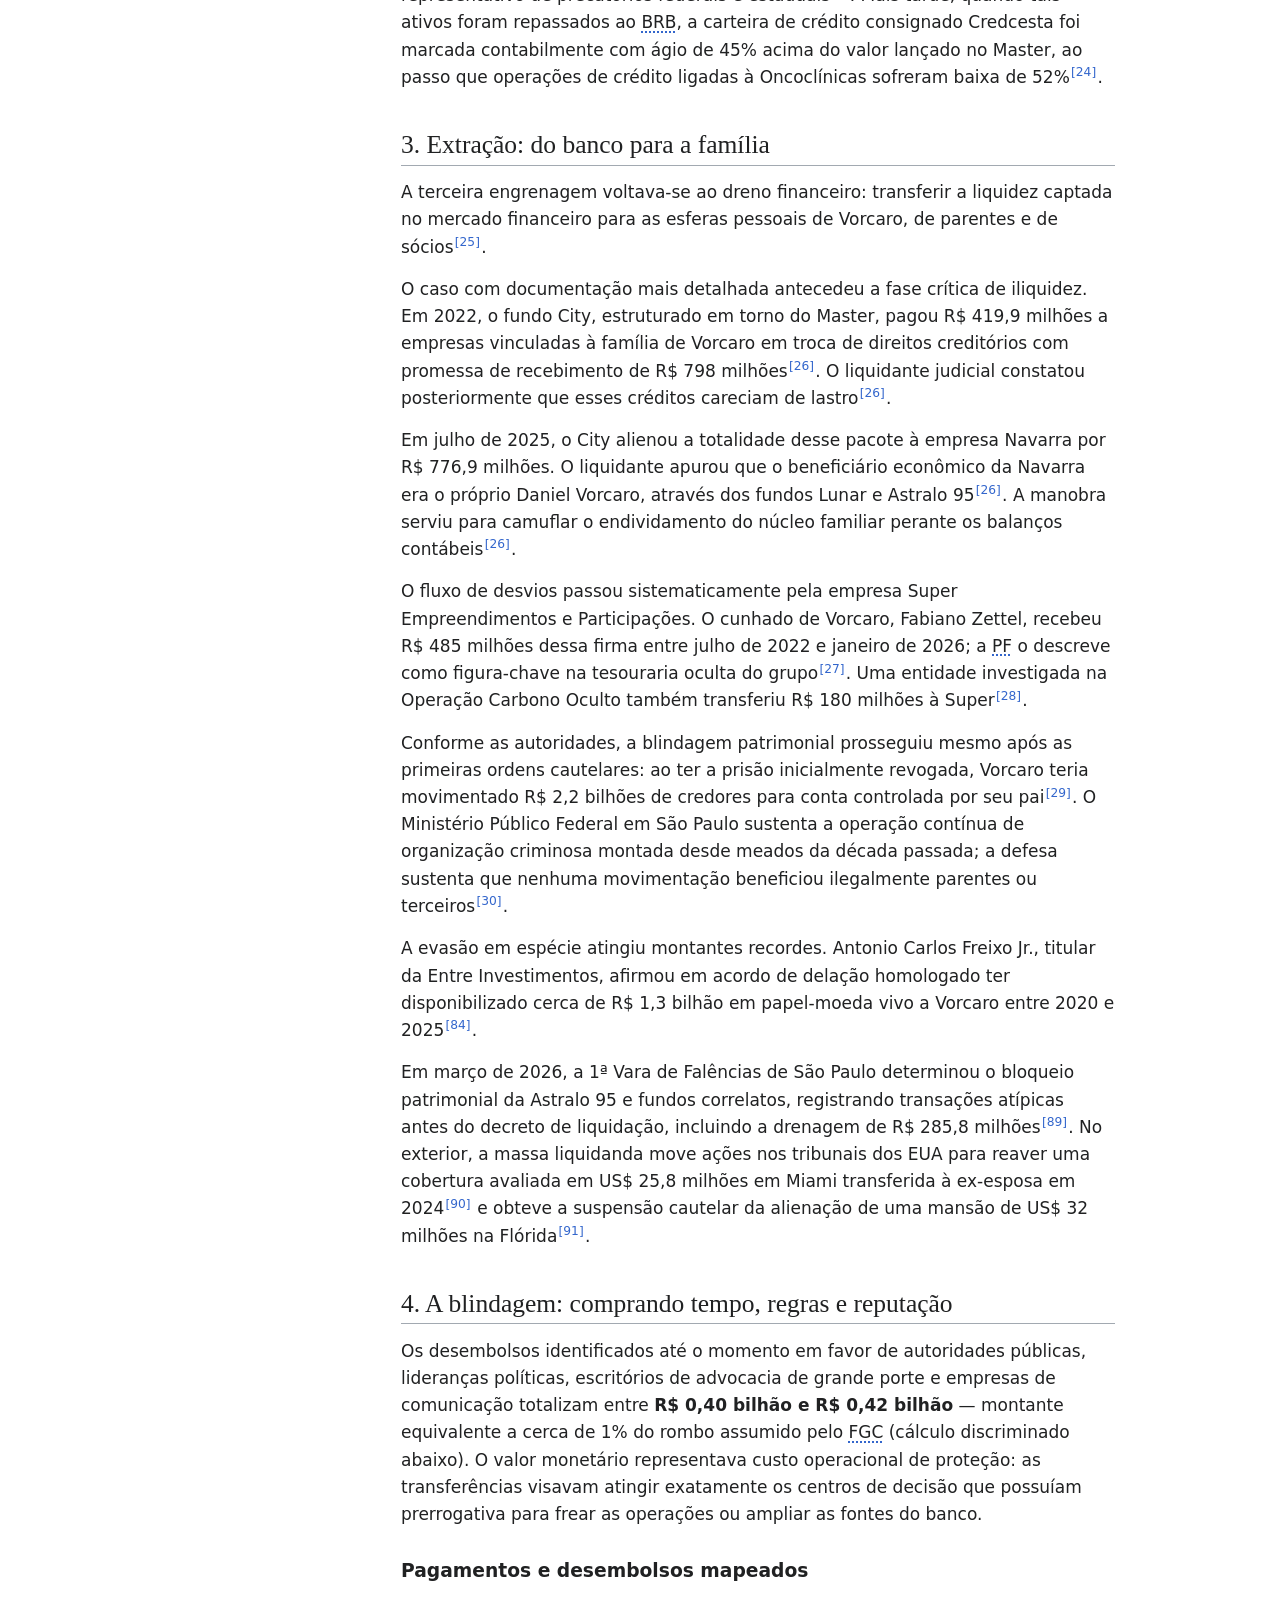
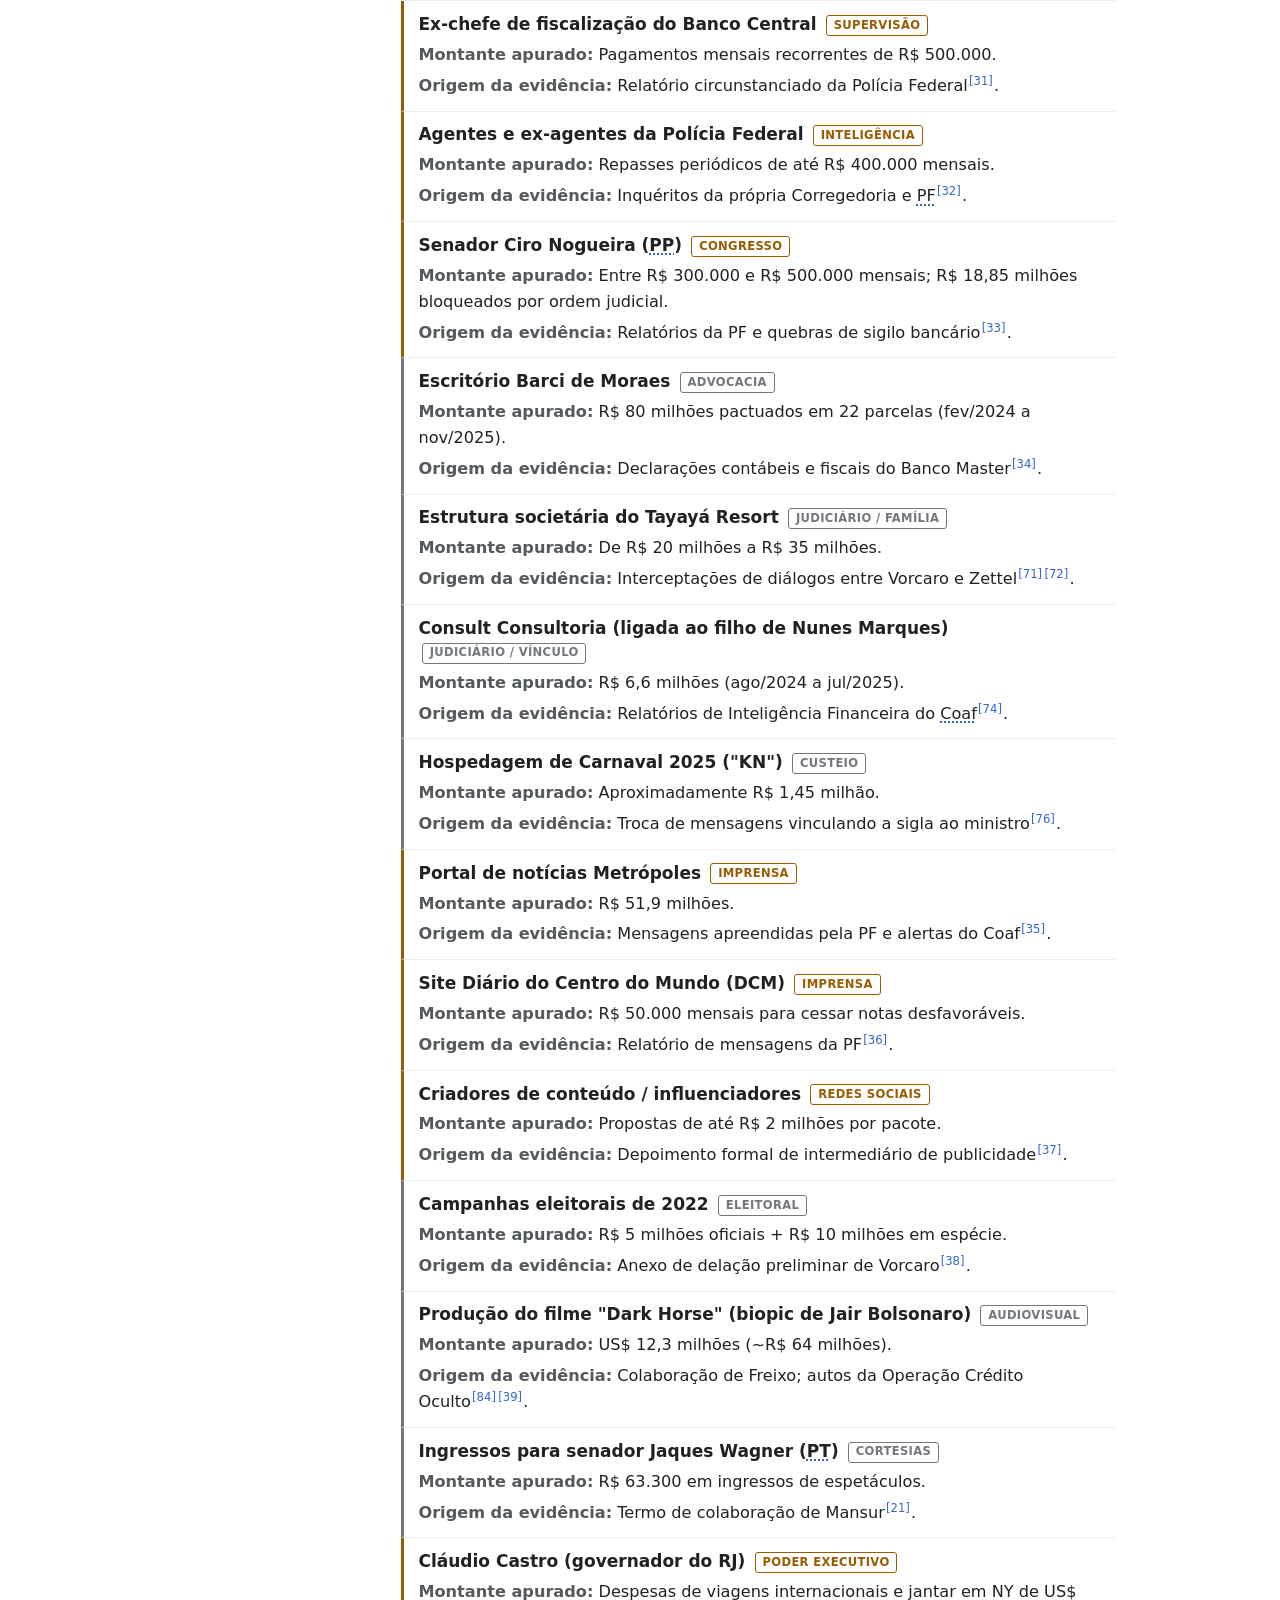
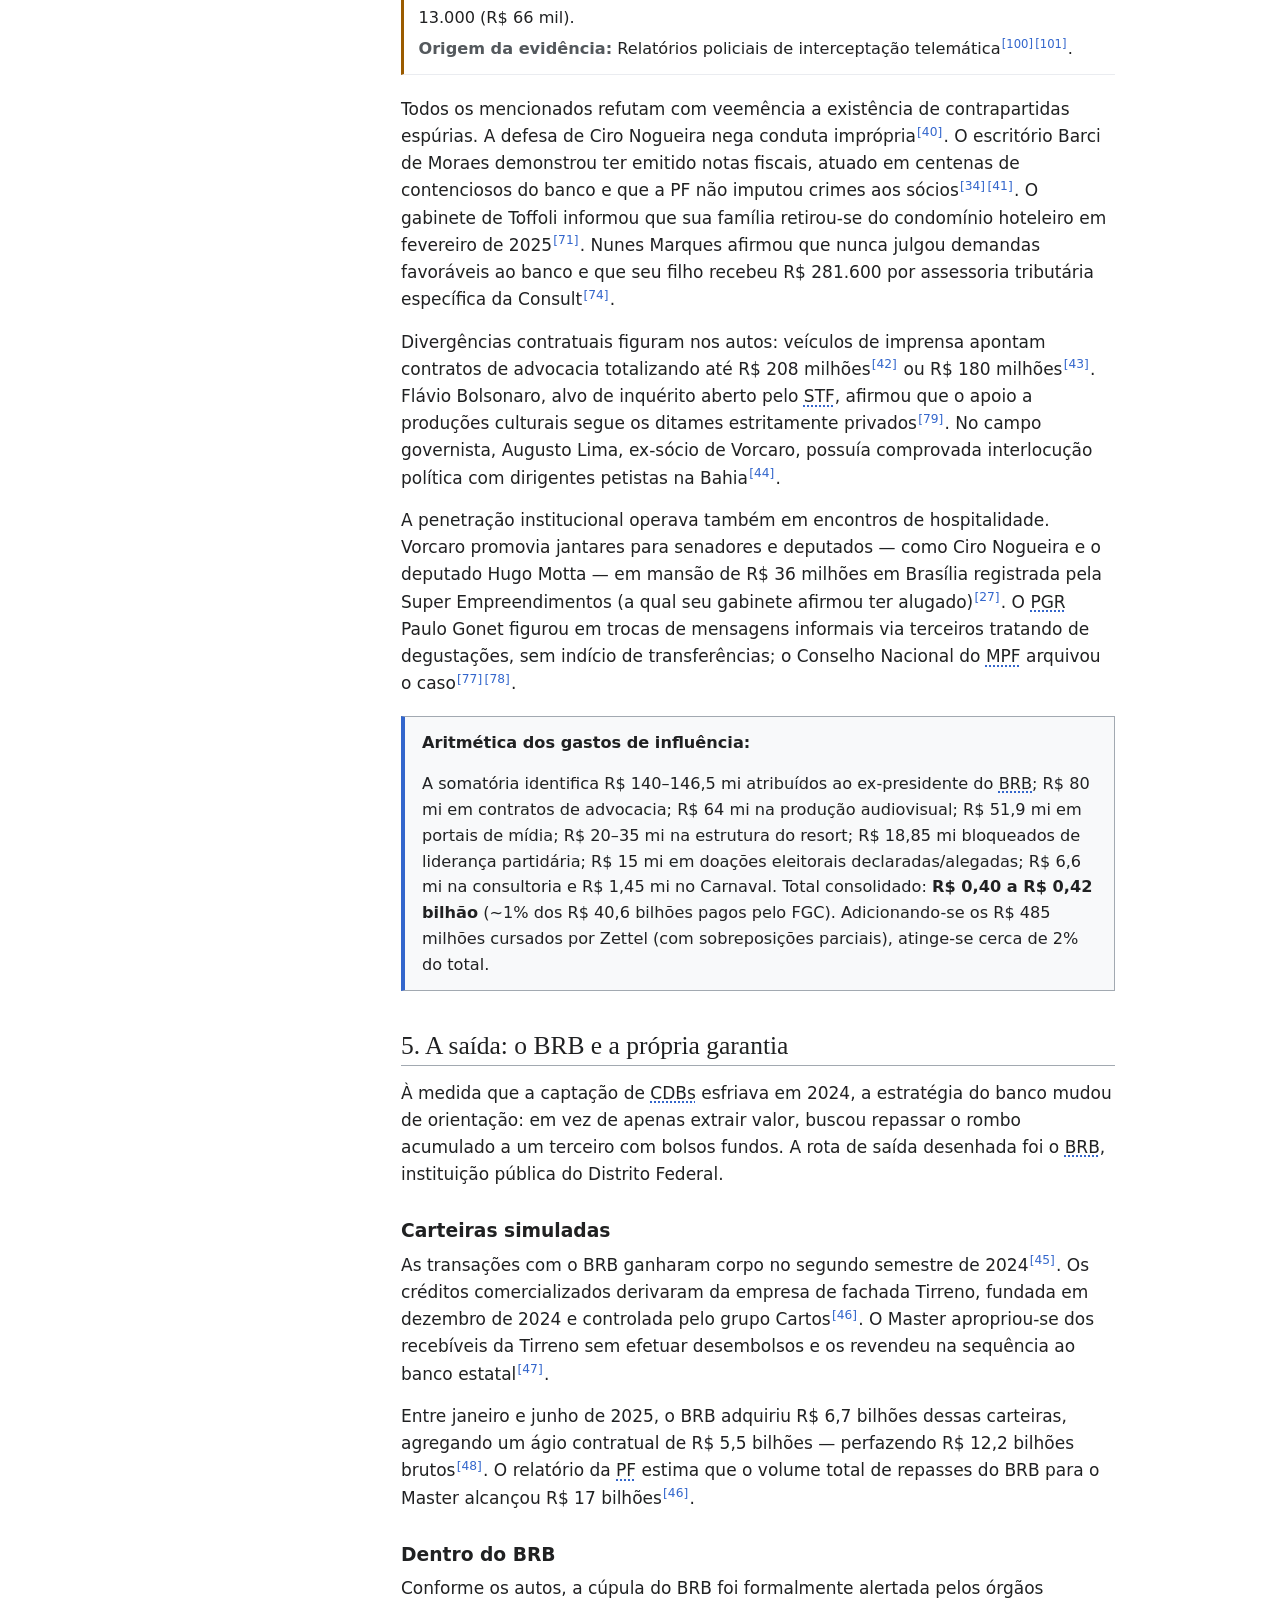
<file: master/index.html>
<!doctype html>
<html lang="pt-BR">
<head>
<meta charset="utf-8">
<meta name="viewport" content="width=device-width, initial-scale=1">
<meta name="color-scheme" content="light dark">
<title>Alugando a garantia: como funcionava a máquina do Banco Master</title>
<link rel="stylesheet" href="../assets/dossie.css">
</head>
<body id="top">
<!-- Página gerada por ferramentas/dossie.py a partir de master/texto.md. Não edite este arquivo: edite o texto.md e rode o script. -->
<div class="progresso" aria-hidden="true"><span></span></div>
<div class="pagina">
<header class="topo">
<p class="chapeu">Compilação</p>
<h1>Golpe com garantia: como funcionava o esquema do Banco Master</h1>
<p class="assinatura">30 de outubro de 2026 · <strong>@guitorte</strong></p>
</header>
<aside class="quadro quadro-topo" aria-label="O caso em resumo">
<p class="quadro-titulo">O caso em resumo</p>
<dl>
<div><dt><a href="#cdb">Liquidação</a></dt><dd>18 de novembro de 2025, decretada pelo Banco Central<sup class="nota"><a href="#ref-10" id="cit-10-1">[10]</a></sup></dd></div>
<div><dt><a href="#cap-5">Prisão de Vorcaro</a></dt><dd>17 de novembro de 2025<sup class="nota"><a href="#ref-54" id="cit-54-1">[54]</a></sup></dd></div>
<div><dt><a href="#cdb">Pago pelo FGC</a></dt><dd>cerca de R$ 40,6 bilhões a aproximadamente 800.000 investidores, o maior pagamento da sua história<sup class="nota"><a href="#ref-4" id="cit-4-1">[4]</a></sup></dd></div>
<div><dt><a href="#cap-5">Compras do BRB</a></dt><dd>R$ 12,2 bilhões brutos, entre janeiro e junho de 2025<sup class="nota"><a href="#ref-48" id="cit-48-1">[48]</a></sup></dd></div>
<div><dt><a href="#previdencia">Fundos de previdência</a></dt><dd>18 fundos, R$ 1,876 bilhão em Letras Financeiras sem cobertura do <a class="termo" href="#g-fgc" data-termo="fgc">FGC</a><sup class="nota"><a href="#ref-96" id="cit-96-1">[96]</a></sup></dd></div>
<div><dt><a href="#cap-4">Gastos de influência</a></dt><dd>R$ 0,40 a R$ 0,42 bilhão identificados, cerca de 1% do pago pelo FGC</dd></div>
<div><dt><a href="#argumento">Indiciados</a></dt><dd>15 pessoas no primeiro inquérito da <a class="termo" href="#g-pf" data-termo="pf">PF</a>, em 28 de outubro de 2026<sup class="nota"><a href="#ref-8" id="cit-8-1">[8]</a></sup></dd></div>
<div><dt><a href="#argumento">Situação</a></dt><dd>nenhuma alegação foi julgada em definitivo</dd></div>
</dl>
</aside>
<nav class="sumario" id="sumario" aria-label="Sumário">
<details open><summary>Sumário</summary>
<ol class="toc">
<li class="toc-parte"><span>Visão geral</span><ol><li><a href="#cdb">CDBs astronômicos</a></li><li><a href="#argumento">Tese resumida</a></li><li><a href="#maquina">O esquema em resumo</a></li><li><a href="#atores">Quem importava, e quanto</a></li></ol></li>
<li class="toc-parte"><span>Como o esquema funcionava</span><ol><li><a href="#cap-1">1. Captação: alugando a credibilidade do FGC</a></li><li><a href="#cap-2">2. Inflando o balanço</a></li><li><a href="#cap-3">3. Extração: do banco para a família</a></li><li><a href="#cap-4">4. A blindagem: comprando tempo, regras e reputação</a></li><li><a href="#cap-5">5. A saída: o BRB e a própria garantia</a></li><li><a href="#previdencia">Fundos públicos de pensão: combustível, depois um estacionamento</a></li><li><a href="#cap-6">6. Coação: “A Turma” (alegada, contestada)</a></li></ol></li>
<li class="toc-parte"><span>O dinheiro</span><ol><li><a href="#origens">De onde veio o dinheiro</a></li><li><a href="#custos">Quem pagou, e como</a></li></ol></li>
<li class="toc-parte"><span>Provas e lacunas</span><ol><li><a href="#divergencias">Onde as leituras divergem</a></li><li><a href="#celular">Quanto depende do celular apreendido?</a></li><li><a href="#aberto">O que não sabemos, e o que esclareceria</a></li></ol></li>
<li class="toc-parte"><span>Sobre esta compilação</span><ol><li><a href="#metodo">Método</a></li><li><a href="#glossario">Glossário</a></li><li><a href="#referencias">Referências</a></li></ol></li>
</ol>
</details>
</nav>
<main>
<p class="parte" id="parte-visao-geral">Visão geral</p>
<section id="cdb">
<h2>CDBs astronômicos</h2>
<p>Em 2024, os Certificados de Depósito Bancário (<a class="termo" href="#g-cdb" data-termo="cdb">CDBs</a>) do Banco Master pagavam até 140% do <a class="termo" href="#g-cdi" data-termo="cdi">CDI</a>, chegando a 150% em algumas emissões, enquanto a média do mercado girava em torno de 100% a 107%<sup class="nota"><a href="#ref-1" id="cit-1-1">[1]</a></sup>. Poupadores comuns os compravam por meio de grandes plataformas de investimento, como XP e BTG Pactual<sup class="nota"><a href="#ref-2" id="cit-2-1">[2]</a></sup>.</p>
<p>Eles não precisavam confiar no Master. O Fundo Garantidor de Créditos (<a class="termo" href="#g-fgc" data-termo="fgc">FGC</a>), financiado principalmente pelos seus bancos associados<sup class="nota"><a href="#ref-5" id="cit-5-1">[5]</a></sup>, cobria até R$ 250.000 por <a class="termo" href="#g-cpf" data-termo="cpf">CPF</a> ou <a class="termo" href="#g-cnpj" data-termo="cnpj">CNPJ</a><sup class="nota"><a href="#ref-3" id="cit-3-1">[3]</a></sup>. A taxa agressiva vinha do banco; a segurança vinha do fundo.</p>
<p>Quando o Banco Central decretou a liquidação extrajudicial do Master em 18 de novembro de 2025, o FGC devia cerca de R$ 40,6 bilhões a aproximadamente 800.000 investidores — o maior pagamento da sua história<sup class="nota"><a href="#ref-4" id="cit-4-2">[4]</a></sup>. O recorde anterior, estabelecido pelo Banco Bamerindus em 1997, havia sido de R$ 19,6 bilhões<sup class="nota"><a href="#ref-5" id="cit-5-2">[5]</a></sup>.</p>
</section>
<section id="argumento">
<h2>Tese resumida</h2>
<p>O caso Master é melhor compreendido como uma <em>fraude de controle</em> (ou <em>control fraud</em>) estruturada sobre uma garantia de depósitos. Economistas utilizam o termo <em>"saque"</em> (<em>looting</em>): proprietários de uma instituição cujas obrigações são garantidas por terceiros obtêm mais lucro extraindo recursos líquidos e entrando em default do que administrando o negócio de forma sólida<sup class="nota"><a href="#ref-6" id="cit-6-1">[6]</a></sup>. Nos casos examinados classicamente por Akerlof e Romer, o garantidor era usualmente o Estado<sup class="nota"><a href="#ref-6" id="cit-6-2">[6]</a></sup>; aqui, era o <a class="termo" href="#g-fgc" data-termo="fgc">FGC</a>, abastecido majoritariamente pelos bancos concorrentes<sup class="nota"><a href="#ref-5" id="cit-5-3">[5]</a></sup>. O saque requer duas condições essenciais: captação garantida e a capacidade de sustentar ativos contábeis inflados acima do seu valor real de mercado<sup class="nota"><a href="#ref-7" id="cit-7-1">[7]</a></sup>.</p>
<p>Sob essa ótica, os controladores do Master usaram o FGC para levantar poupança do varejo, inflaram o balanço patrimonial, drenaram o caixa e pagaram por tempo, blindagem e influência. Quando a liquidez minguou, tentaram transferir o buraco financeiro para o Banco de Brasília (<a class="termo" href="#g-brb" data-termo="brb">BRB</a>), instituição controlada pelo Governo do Distrito Federal. O dinheiro público já havia ingressado anteriormente por meio de regimes próprios de previdência social (<a class="termo" href="#g-rpps" data-termo="rpps">RPPS</a>) estaduais e municipais, que compraram papéis do Master desprovidos de cobertura do FGC<sup class="nota"><a href="#ref-96" id="cit-96-2">[96]</a></sup>. Esta leitura constitui inferência analítica do autor a partir das apurações de órgãos reguladores, autoridades policiais e da administração da liquidação.</p>
<p>Nenhuma dessas alegações foi julgada em definitivo em tribunal. Em 28 de outubro de 2026, a Polícia Federal (<a class="termo" href="#g-pf" data-termo="pf">PF</a>) indiciou 15 pessoas em seu primeiro inquérito, sob suspeitas que incluem organização criminosa, lavagem de capitais e gestão fraudulenta<sup class="nota"><a href="#ref-8" id="cit-8-2">[8]</a></sup>. Vorcaro nega qualquer fraude e classifica sua prisão como injusta<sup class="nota"><a href="#ref-9" id="cit-9-1">[9]</a></sup>.</p>
<div class="destaque">
<p><strong>Estabelecido:</strong> O Banco Central liquidou o conglomerado em 18 de novembro de 2025, apontando grave crise de liquidez e violações severas das normas do Sistema Financeiro Nacional<sup class="nota"><a href="#ref-10" id="cit-10-2">[10]</a></sup>.</p>
<p><strong>Alegado:</strong> As operações fraudulentas, o desvio de caixa, os pagamentos ilícitos e a coação descritos adiante.</p>
<p><strong>Desconhecido:</strong> O momento exato em que se iniciou o dolo, quem de fato exercia o comando final, a totalidade das transferências e quanto das evidências digitais resistirá ao escrutínio judicial.</p>
</div>
</section>
<section id="maquina">
<h2>O esquema em resumo</h2>
<figure class="fluxo">
<figcaption><strong>Poupadores e fundos de pensão injetavam recursos; as perdas recaíram sobre o FGC, o BRB e os orçamentos públicos.</strong><span>Funções da máquina conforme alegado pelos investigadores; nada foi julgado em tribunal.</span><span>Toque numa caixa para ir à seção correspondente.</span></figcaption>
<div class="fluxo-entradas">
<div class="fluxo-coluna"><div class="fluxo-caixa fluxo-apoio"><b><a href="#custos">FGC</a></b><span>pagou R$ 40,6 bi</span></div><div class="fluxo-seta">garantia até R$ 250 mil</div><div class="fluxo-caixa"><b><a href="#cap-1">Poupadores</a></b><span>cerca de 800.000 investidores</span></div><div class="fluxo-seta">CDBs até 140% do CDI</div></div>
<div class="fluxo-coluna"><div class="fluxo-caixa"><b><a href="#previdencia">Fundos de pensão</a></b><span>18 fundos estaduais e municipais</span></div><div class="fluxo-seta">títulos e fundos, sem cobertura do FGC</div></div>
</div>
<div class="fluxo-caixa fluxo-centro"><b>Banco Master</b><span>controlado por um grupo restrito</span></div>
<div class="fluxo-seta fluxo-ramo"></div>
<div class="fluxo-saidas">
<div class="fluxo-coluna"><div class="fluxo-rotulo">pagamentos, cerca de R$ 0,4 bi identificados</div><div class="fluxo-caixa"><b><a href="#cap-4">Blindagem</a></b><span>agentes públicos, Congresso, advogados, mídia</span></div></div>
<div class="fluxo-coluna"><div class="fluxo-caixa"><b><a href="#cap-2">Ativos inflados</a></b><span>fundos, partes relacionadas, Reag</span></div></div>
<div class="fluxo-coluna"><div class="fluxo-caixa"><b><a href="#cap-3">Extração</a></b><span>empresas da família, Super</span></div></div>
<div class="fluxo-coluna"><div class="fluxo-caixa"><b><a href="#cap-5">Saída: BRB</a></b><span>carteiras questionadas</span></div></div>
<div class="fluxo-coluna"><div class="fluxo-caixa"><b><a href="#cap-6">Coação (alegada)</a></b><span>“A Turma”, milícia privada</span></div></div>
</div>
</figure>
<ol class="esteira">
<li><strong>1. Poupadores do varejo (~800 mil investidores)</strong><p>Atraídos por <a class="termo" href="#g-cdb" data-termo="cdb">CDBs</a> pagando até 140% do <a class="termo" href="#g-cdi" data-termo="cdi">CDI</a>, respaldados pela garantia do <a class="termo" href="#g-fgc" data-termo="fgc">FGC</a> até R$ 250 mil por <a class="termo" href="#g-cpf" data-termo="cpf">CPF</a>/<a class="termo" href="#g-cnpj" data-termo="cnpj">CNPJ</a>.</p></li>
<li><strong>2. Fundos de pensão públicos (18 RPPS estaduais e municipais)</strong><p>Aportaram em Letras Financeiras e fundos estruturados sem cobertura do FGC, em busca de retorno acima de 130% do CDI.</p></li>
<li><strong>3. O núcleo: Banco Master</strong><p>Instituição controlada por um grupo restrito, coordenando captação acelerada e operações cruzadas.</p></li>
<li><strong>4. Ativos inflados</strong><p>Circuitos estruturados via gestora Reag, carteiras de precatórios e empresas ligadas a sócios, mantendo papéis acima do valor de face.</p></li>
<li><strong>5. Extração para veículos familiares</strong><p>Desvios de caixa através de operações com a Super Empreendimentos, fundos (City, Navarra, Astralo 95) e entregas em espécie.</p></li>
<li><strong>6. A blindagem (aproximadamente R$ 0,4 bilhão)</strong><p>Pagamentos a agentes públicos, parlamentares, bancas de advocacia de influência e campanhas midiáticas para manter o esquema operando.</p></li>
<li><strong>7. Coação (alegada)</strong><p>Uso de grupo apelidado de "A Turma" para monitoramento e intimidação de desafetos, críticos e jornalistas.</p></li>
<li><strong>8. A rota de saída: o BRB</strong><p>Tentativa de transferência de ativos estressados/podres para o Banco de Brasília antes do colapso final.</p></li>
</ol>
</section>
<section id="atores">
<h2>Quem importava, e quanto</h2>
<p>Oito pessoas ou grupos operavam o motor da máquina, enquanto um punhado atuava sobre seus pontos de controle. A maioria dos nomes de grande notoriedade figura na periferia: evidenciam o alcance das relações do grupo, mas não explicam o funcionamento técnico da engrenagem.</p>
<p>A classificação adota o papel funcional documentado, e não grau de culpa, fama ou volume financeiro:</p>
<ul>
<li><span class="etiqueta" data-tom="central">Central</span> Captou, inflou, movimentou ou desovou o dinheiro. Sem eles, o motor para.</li>
<li><span class="etiqueta" data-tom="secundario">Secundário</span> Atuou sobre um ponto de controle (fiscalização, regras da garantia, banco comprador ou contenção de críticos), sem integrar o motor.</li>
<li><span class="etiqueta" data-tom="acessorio">Acessório</span> Contatos e despesas no entorno do motor, sem ato documentado que altere o curso dos fundos.</li>
</ul>
<p><em>Um pagamento mensal de R$ 500.000 a um supervisor hierarquiza-se acima de um filme de R$ 64 milhões, pois tocou um ponto crítico de controle. A leitura é vertical: quanto mais abaixo o nome se situa, menor seria o impacto de sua ausência sobre as origens e destinos do dinheiro.</em></p>
<nav class="indice" aria-label="Atalhos desta seção">
<div class="indice-grupo" data-tom="central"><p>Atores centrais</p><ul><li><a href="#ficha-daniel-vorcaro">Daniel Vorcaro</a></li><li><a href="#ficha-augusto-lima">Augusto Lima</a></li><li><a href="#ficha-fabiano-zettel">Fabiano Zettel</a></li><li><a href="#ficha-antonio-carlos-freixo-jr-entre">Antonio Carlos Freixo Jr. (Entre)</a></li><li><a href="#ficha-joao-carlos-mansur-reag">João Carlos Mansur (Reag)</a></li><li><a href="#ficha-andre-maia-e-henrique-peretto-tirreno-cartos">André Maia e Henrique Peretto (Tirreno, Cartos)</a></li><li><a href="#ficha-paulo-henrique-costa-brb">Paulo Henrique Costa (BRB)</a></li><li><a href="#ficha-henrique-vorcaro-e-veiculos-familiares">Henrique Vorcaro e veículos familiares</a></li></ul></div>
<div class="indice-grupo" data-tom="secundario"><p>Atores secundários</p><ul><li><a href="#ficha-ex-fiscais-supervisores-do-banco-central">Ex-fiscais / supervisores do Banco Central</a></li><li><a href="#ficha-senador-ciro-nogueira-pp">Senador Ciro Nogueira (PP)</a></li><li><a href="#ficha-ibaneis-rocha-entao-governador-do-df">Ibaneis Rocha (então governador do DF)</a></li><li><a href="#ficha-claudio-castro-entao-governador-do-rj">Cláudio Castro (então governador do RJ)</a></li><li><a href="#ficha-diretores-e-gestores-do-rioprevidencia">Diretores e gestores do Rioprevidência</a></li><li><a href="#ficha-nelson-tanure">Nelson Tanure</a></li><li><a href="#ficha-a-turma">“A Turma”</a></li><li><a href="#ficha-midia-e-influenciadores-digitais">Mídia e influenciadores digitais</a></li></ul></div>
<div class="indice-grupo" data-tom="acessorio"><p>Atores acessórios</p><ul><li><a href="#ficha-escritorio-barci-de-moraes">Escritório Barci de Moraes</a></li><li><a href="#ficha-ministro-dias-toffoli-stf">Ministro Dias Toffoli (STF)</a></li><li><a href="#ficha-ministro-nunes-marques-stf">Ministro Nunes Marques (STF)</a></li><li><a href="#ficha-procurador-geral-da-republica-paulo-gonet">Procurador-geral da República Paulo Gonet</a></li><li><a href="#ficha-senador-flavio-bolsonaro-pl">Senador Flávio Bolsonaro (PL)</a></li><li><a href="#ficha-campanhas-eleitorais-de-2022">Campanhas eleitorais de 2022</a></li><li><a href="#ficha-nikolas-ferreira-hugo-motta-e-jaques-wagner">Nikolas Ferreira, Hugo Motta e Jaques Wagner</a></li></ul></div>
</nav>
<h3 id="atores-centrais">Atores centrais</h3>
<div class="fichas">
<article class="ficha" id="ficha-daniel-vorcaro" data-tom="central">
<h4>Daniel Vorcaro <span class="etiqueta" data-tom="central">Central</span></h4>
<p class="campo" data-campo="papel-atribuido-alegado"><b>Papel atribuído (alegado):</b> Comando geral do esquema, segundo o relatório da <a class="termo" href="#g-pf" data-termo="pf">PF</a><sup class="nota"><a href="#ref-62" id="cit-62-1">[62]</a></sup>.</p>
<p class="campo" data-campo="resposta"><b>Resposta:</b> Nega qualquer prática fraudulenta e considera a prisão arbitrária e injusta<sup class="nota"><a href="#ref-9" id="cit-9-2">[9]</a></sup>.</p>
</article>
<article class="ficha" id="ficha-augusto-lima" data-tom="central">
<h4>Augusto Lima <span class="etiqueta" data-tom="central">Central</span></h4>
<p class="campo" data-campo="papel-atribuido-alegado"><b>Papel atribuído (alegado):</b> Sócio; integrou o núcleo executivo-financeiro; apontado pela PF como arquiteto das carteiras simuladas<sup class="nota"><a href="#ref-62" id="cit-62-2">[62]</a><a href="#ref-46" id="cit-46-1">[46]</a></sup>.</p>
<p class="campo" data-campo="resposta"><b>Resposta:</b> Nega as irregularidades apontadas<sup class="nota"><a href="#ref-46" id="cit-46-2">[46]</a></sup>.</p>
</article>
<article class="ficha" id="ficha-fabiano-zettel" data-tom="central">
<h4>Fabiano Zettel <span class="etiqueta" data-tom="central">Central</span></h4>
<p class="campo" data-campo="papel-atribuido-alegado"><b>Papel atribuído (alegado):</b> Pivô financeiro: recebeu R$ 485 milhões através da Super Empreendimentos<sup class="nota"><a href="#ref-27" id="cit-27-1">[27]</a></sup>.</p>
<p class="campo" data-campo="resposta"><b>Resposta:</b> Não localizada manifestação nos autos públicos.</p>
</article>
<article class="ficha" id="ficha-antonio-carlos-freixo-jr-entre" data-tom="central">
<h4>Antonio Carlos Freixo Jr. (Entre) <span class="etiqueta" data-tom="central">Central</span></h4>
<p class="campo" data-campo="papel-atribuido-alegado"><b>Papel atribuído (alegado):</b> Gerou aproximadamente R$ 1,3 bilhão em espécie para Vorcaro entre 2020 e 2025 e remeteu US$ 12,3 milhões para a Havengate, segundo delação premiada homologada<sup class="nota"><a href="#ref-84" id="cit-84-1">[84]</a></sup>.</p>
<p class="campo" data-campo="resposta"><b>Resposta:</b> Declarou que o acordo de colaboração foi estritamente voluntário<sup class="nota"><a href="#ref-84" id="cit-84-2">[84]</a></sup>.</p>
</article>
<article class="ficha" id="ficha-joao-carlos-mansur-reag" data-tom="central">
<h4>João Carlos Mansur (Reag) <span class="etiqueta" data-tom="central">Central</span></h4>
<p class="campo" data-campo="papel-atribuido-alegado"><b>Papel atribuído (alegado):</b> Circuitos de fundos de investimento que viabilizaram R$ 11,5 bilhões em operações irregulares, segundo o Banco Central<sup class="nota"><a href="#ref-18" id="cit-18-1">[18]</a><a href="#ref-19" id="cit-19-1">[19]</a></sup>.</p>
<p class="campo" data-campo="resposta"><b>Resposta:</b> Delação assinada sob apreciação<sup class="nota"><a href="#ref-67" id="cit-67-1">[67]</a></sup>; refuta enfaticamente vínculos com facções criminosas<sup class="nota"><a href="#ref-23" id="cit-23-1">[23]</a></sup>.</p>
</article>
<article class="ficha" id="ficha-andre-maia-e-henrique-peretto-tirreno-cartos" data-tom="central">
<h4>André Maia e Henrique Peretto (Tirreno, Cartos) <span class="etiqueta" data-tom="central">Central</span></h4>
<p class="campo" data-campo="papel-atribuido-alegado"><b>Papel atribuído (alegado):</b> Origem das carteiras de crédito sob suspeita de simulação<sup class="nota"><a href="#ref-82" id="cit-82-1">[82]</a></sup>; Maia foi formalmente indiciado<sup class="nota"><a href="#ref-83" id="cit-83-1">[83]</a></sup>.</p>
<p class="campo" data-campo="resposta"><b>Resposta:</b> A Cartos afirmou que nunca manteve operações ativas com o Banco Master<sup class="nota"><a href="#ref-82" id="cit-82-2">[82]</a></sup>.</p>
</article>
<article class="ficha" id="ficha-paulo-henrique-costa-brb" data-tom="central">
<h4>Paulo Henrique Costa (BRB) <span class="etiqueta" data-tom="central">Central</span></h4>
<p class="campo" data-campo="papel-atribuido-alegado"><b>Papel atribuído (alegado):</b> Viabilizou a aquisição das carteiras pelo <a class="termo" href="#g-brb" data-termo="brb">BRB</a>; colocado pela PF no núcleo estratégico com Vorcaro<sup class="nota"><a href="#ref-50" id="cit-50-1">[50]</a></sup>; suspeito de receber entre R$ 140 milhões e R$ 146,5 milhões<sup class="nota"><a href="#ref-49" id="cit-49-1">[49]</a><a href="#ref-87" id="cit-87-1">[87]</a></sup>.</p>
<p class="campo" data-campo="resposta"><b>Resposta:</b> Sustenta que as operações não acarretaram prejuízo ao BRB<sup class="nota"><a href="#ref-87" id="cit-87-2">[87]</a></sup>.</p>
</article>
<article class="ficha" id="ficha-henrique-vorcaro-e-veiculos-familiares" data-tom="central">
<h4>Henrique Vorcaro e veículos familiares <span class="etiqueta" data-tom="central">Central</span></h4>
<p class="campo" data-campo="papel-atribuido-alegado"><b>Papel atribuído (alegado):</b> Estruturas de desvio patrimonial através das empresas City, Navarra e fundo Astralo 95; R$ 2,2 bilhões teriam sido ocultados de credores<sup class="nota"><a href="#ref-26" id="cit-26-1">[26]</a><a href="#ref-29" id="cit-29-1">[29]</a><a href="#ref-89" id="cit-89-1">[89]</a></sup>.</p>
<p class="campo" data-campo="resposta"><b>Resposta:</b> Não localizada manifestação nos autos públicos.</p>
</article>
</div>
<h3 id="atores-secundarios">Atores secundários</h3>
<div class="fichas">
<article class="ficha" id="ficha-ex-fiscais-supervisores-do-banco-central" data-tom="secundario">
<h4>Ex-fiscais / supervisores do Banco Central <span class="etiqueta" data-tom="secundario">Secundário</span></h4>
<p class="campo" data-campo="papel-atribuido-alegado"><b>Papel atribuído (alegado):</b> Recebimento de pagamentos periódicos em troca de informações privilegiadas e proteção institucional, segundo a PF<sup class="nota"><a href="#ref-31" id="cit-31-1">[31]</a></sup>.</p>
<p class="campo" data-campo="resposta"><b>Resposta:</b> Não localizada manifestação pública.</p>
</article>
<article class="ficha" id="ficha-senador-ciro-nogueira-pp" data-tom="secundario">
<h4>Senador Ciro Nogueira (<a class="termo" href="#g-pp" data-termo="pp">PP</a>) <span class="etiqueta" data-tom="secundario">Secundário</span></h4>
<p class="campo" data-campo="papel-atribuido-alegado"><b>Papel atribuído (alegado):</b> Repasses mensais sistemáticos; apresentação de emenda legislativa para ampliar o teto do <a class="termo" href="#g-fgc" data-termo="fgc">FGC</a> redigida internamente no Master<sup class="nota"><a href="#ref-33" id="cit-33-1">[33]</a><a href="#ref-55" id="cit-55-1">[55]</a></sup>.</p>
<p class="campo" data-campo="resposta"><b>Resposta:</b> Rejeita qualquer prática ilícita ou favorecimento indevido<sup class="nota"><a href="#ref-40" id="cit-40-1">[40]</a></sup>.</p>
</article>
<article class="ficha" id="ficha-ibaneis-rocha-entao-governador-do-df" data-tom="secundario">
<h4>Ibaneis Rocha (então governador do DF) <span class="etiqueta" data-tom="secundario">Secundário</span></h4>
<p class="campo" data-campo="papel-atribuido-alegado"><b>Papel atribuído (alegado):</b> Chefe político do acionista controlador do BRB; Costa afirmou à PF que o governador detinha ciência plena das movimentações; não indiciado<sup class="nota"><a href="#ref-85" id="cit-85-1">[85]</a></sup>.</p>
<p class="campo" data-campo="resposta"><b>Resposta:</b> Declarou total desconhecimento de fraudes até a decretação da liquidação<sup class="nota"><a href="#ref-86" id="cit-86-1">[86]</a></sup>.</p>
</article>
<article class="ficha" id="ficha-claudio-castro-entao-governador-do-rj" data-tom="secundario">
<h4>Cláudio Castro (então governador do RJ) <span class="etiqueta" data-tom="secundario">Secundário</span></h4>
<p class="campo" data-campo="papel-atribuido-alegado"><b>Papel atribuído (alegado):</b> Alinhamento político para viabilizar aportes de ~R$ 3 bilhões do Rioprevidência em títulos e fundos ligados ao Master; viagens e jantar em NY pagos por Vorcaro, segundo a PF<sup class="nota"><a href="#ref-99" id="cit-99-1">[99]</a><a href="#ref-100" id="cit-100-1">[100]</a><a href="#ref-101" id="cit-101-1">[101]</a></sup>.</p>
<p class="campo" data-campo="resposta"><b>Resposta:</b> Nega relacionamento impróprio; alega que os investimentos seguiram critérios técnicos e que não houve custeio pessoal de viagens<sup class="nota"><a href="#ref-102" id="cit-102-1">[102]</a></sup>.</p>
</article>
<article class="ficha" id="ficha-diretores-e-gestores-do-rioprevidencia" data-tom="secundario">
<h4>Diretores e gestores do Rioprevidência <span class="etiqueta" data-tom="secundario">Secundário</span></h4>
<p class="campo" data-campo="papel-atribuido-alegado"><b>Papel atribuído (alegado):</b> Aprovação de alocações bilionárias em desconformidade com o histórico conservador da carteira previdenciária, segundo a PF<sup class="nota"><a href="#ref-103" id="cit-103-1">[103]</a></sup>.</p>
<p class="campo" data-campo="resposta"><b>Resposta:</b> A fundação negou irregularidades<sup class="nota"><a href="#ref-98" id="cit-98-1">[98]</a></sup> e informou a recuperação administrativa de R$ 1,4 bilhão<sup class="nota"><a href="#ref-106" id="cit-106-1">[106]</a></sup>.</p>
</article>
<article class="ficha" id="ficha-nelson-tanure" data-tom="secundario-central-se-provado">
<h4>Nelson Tanure <span class="etiqueta" data-tom="secundario-central-se-provado">Secundário (central se provado)</span></h4>
<p class="campo" data-campo="papel-atribuido-alegado"><b>Papel atribuído (alegado):</b> Suspeita de aportes de capital ocultos via debêntures conversíveis no montante superior a R$ 700 milhões<sup class="nota"><a href="#ref-63" id="cit-63-1">[63]</a></sup>.</p>
<p class="campo" data-campo="resposta"><b>Resposta:</b> Nega enfaticamente qualquer participação acionária direta, indireta ou por debêntures<sup class="nota"><a href="#ref-65" id="cit-65-1">[65]</a></sup>.</p>
</article>
<article class="ficha" id="ficha-a-turma" data-tom="secundario">
<h4>“A Turma” <span class="etiqueta" data-tom="secundario">Secundário</span></h4>
<p class="campo" data-campo="papel-atribuido-alegado"><b>Papel atribuído (alegado):</b> Ações de inteligência privada, espionagem de críticos e tentativas de coerção física/moral<sup class="nota"><a href="#ref-58" id="cit-58-1">[58]</a></sup>.</p>
<p class="campo" data-campo="resposta"><b>Resposta:</b> A defesa de Vorcaro contesta a existência fática da referida estrutura<sup class="nota"><a href="#ref-61" id="cit-61-1">[61]</a></sup>.</p>
</article>
<article class="ficha" id="ficha-midia-e-influenciadores-digitais" data-tom="secundario">
<h4>Mídia e influenciadores digitais <span class="etiqueta" data-tom="secundario">Secundário</span></h4>
<p class="campo" data-campo="papel-atribuido-alegado"><b>Papel atribuído (alegado):</b> Contratação coordenada de ataques institucionais contra diretores do Banco Central; repasse de R$ 51,9 milhões ao portal Metrópoles<sup class="nota"><a href="#ref-35" id="cit-35-1">[35]</a><a href="#ref-37" id="cit-37-1">[37]</a></sup>.</p>
<p class="campo" data-campo="resposta"><b>Resposta:</b> Publicitário interrogado confirmou a liquidação de pagamentos a influenciadores<sup class="nota"><a href="#ref-37" id="cit-37-2">[37]</a></sup>.</p>
</article>
</div>
<h3 id="atores-acessorios">Atores acessórios</h3>
<div class="fichas">
<article class="ficha" id="ficha-escritorio-barci-de-moraes" data-tom="acessorio">
<h4>Escritório Barci de Moraes <span class="etiqueta" data-tom="acessorio">Acessório</span></h4>
<p class="campo" data-campo="papel-atribuido-alegado"><b>Papel atribuído (alegado):</b> Contrato de assessoria jurídica somando R$ 80 milhões em 22 parcelas mensais<sup class="nota"><a href="#ref-34" id="cit-34-1">[34]</a></sup>.</p>
<p class="campo" data-campo="resposta"><b>Resposta:</b> A banca sustenta a efetiva e regular prestação de serviços jurídicos complexos; a PF não apontou conduta ilícita imputável ao ministro do <a class="termo" href="#g-stf" data-termo="stf">STF</a> ou à sua esposa<sup class="nota"><a href="#ref-34" id="cit-34-2">[34]</a><a href="#ref-41" id="cit-41-1">[41]</a></sup>.</p>
</article>
<article class="ficha" id="ficha-ministro-dias-toffoli-stf" data-tom="acessorio">
<h4>Ministro Dias Toffoli (STF) <span class="etiqueta" data-tom="acessorio">Acessório</span></h4>
<p class="campo" data-campo="papel-atribuido-alegado"><b>Papel atribuído (alegado):</b> Aportes e fluxos de R$ 20 a 35 milhões direcionados a empreendimento hoteleiro (Tayayá) no qual empresa familiar possuía participação societária<sup class="nota"><a href="#ref-71" id="cit-71-1">[71]</a><a href="#ref-72" id="cit-72-1">[72]</a></sup>.</p>
<p class="campo" data-campo="resposta"><b>Resposta:</b> Nega recebimento de recursos de Vorcaro ou Zettel<sup class="nota"><a href="#ref-71" id="cit-71-2">[71]</a></sup>; ministros da corte classificaram as ilações do relatório como "lixo jurídico"<sup class="nota"><a href="#ref-73" id="cit-73-1">[73]</a></sup>.</p>
</article>
<article class="ficha" id="ficha-ministro-nunes-marques-stf" data-tom="acessorio-secundario-se-mantido-elo-com-votos">
<h4>Ministro Nunes Marques (STF) <span class="etiqueta" data-tom="acessorio-secundario-se-mantido-elo-com-votos">Acessório (secundário se mantido elo com votos)</span></h4>
<p class="campo" data-campo="papel-atribuido-alegado"><b>Papel atribuído (alegado):</b> Repasse de R$ 6,6 milhões à consultoria que remunerou seu filho; custeio de estadia de Carnaval de R$ 1,45 milhão a "KN"; mensagens sugerindo elo com julgamento de usina ligado a precatórios do Master<sup class="nota"><a href="#ref-74" id="cit-74-1">[74]</a><a href="#ref-76" id="cit-76-1">[76]</a></sup>.</p>
<p class="campo" data-campo="resposta"><b>Resposta:</b> Nega ter atuado em causas de interesse do Master ou que seu filho tenha recebido verbas do banco<sup class="nota"><a href="#ref-74" id="cit-74-2">[74]</a></sup>; afirma que jamais solicitou contrapartidas a Vorcaro<sup class="nota"><a href="#ref-75" id="cit-75-1">[75]</a></sup>.</p>
</article>
<article class="ficha" id="ficha-procurador-geral-da-republica-paulo-gonet" data-tom="acessorio">
<h4>Procurador-geral da República Paulo Gonet <span class="etiqueta" data-tom="acessorio">Acessório</span></h4>
<p class="campo" data-campo="papel-atribuido-alegado"><b>Papel atribuído (alegado):</b> Interlocução social mediada por terceiros; ausência de qualquer indício de vantagens financeiras nos autos<sup class="nota"><a href="#ref-78" id="cit-78-1">[78]</a></sup>.</p>
<p class="campo" data-campo="resposta"><b>Resposta:</b> Nega intimidade pessoal; Conselho Superior do <a class="termo" href="#g-mpf" data-termo="mpf">MPF</a> arquivou apuração preliminar por 5 a 4<sup class="nota"><a href="#ref-77" id="cit-77-1">[77]</a></sup>.</p>
</article>
<article class="ficha" id="ficha-senador-flavio-bolsonaro-pl" data-tom="acessorio">
<h4>Senador Flávio Bolsonaro (<a class="termo" href="#g-pl" data-termo="pl">PL</a>) <span class="etiqueta" data-tom="acessorio">Acessório</span></h4>
<p class="campo" data-campo="papel-atribuido-alegado"><b>Papel atribuído (alegado):</b> Articulação de captação privada para o filme <em>Dark Horse</em>; remessa internacional de US$ 12,3 milhões mapeada na Operação Crédito Oculto<sup class="nota"><a href="#ref-84" id="cit-84-3">[84]</a><a href="#ref-79" id="cit-79-1">[79]</a></sup>.</p>
<p class="campo" data-campo="resposta"><b>Resposta:</b> Qualifica a captação audiovisual como atividade legítima de patrocínio privado<sup class="nota"><a href="#ref-79" id="cit-79-2">[79]</a></sup>.</p>
</article>
<article class="ficha" id="ficha-campanhas-eleitorais-de-2022" data-tom="acessorio">
<h4>Campanhas eleitorais de 2022 <span class="etiqueta" data-tom="acessorio">Acessório</span></h4>
<p class="campo" data-campo="papel-atribuido-alegado"><b>Papel atribuído (alegado):</b> Aportes classificados como repasses ilícitos de campanha em proposta de delação rejeitada pelo MPF<sup class="nota"><a href="#ref-38" id="cit-38-1">[38]</a></sup>.</p>
<p class="campo" data-campo="resposta"><b>Resposta:</b> Candidatos e legendas citadas rechaçam categoricamente as suspeitas<sup class="nota"><a href="#ref-38" id="cit-38-2">[38]</a></sup>.</p>
</article>
<article class="ficha" id="ficha-nikolas-ferreira-hugo-motta-e-jaques-wagner" data-tom="acessorio">
<h4>Nikolas Ferreira, Hugo Motta e Jaques Wagner <span class="etiqueta" data-tom="acessorio">Acessório</span></h4>
<p class="campo" data-campo="papel-atribuido-alegado"><b>Papel atribuído (alegado):</b> Pedidos pontuais de apoio institucional, comparecimento a eventos e ingressos/cortesias<sup class="nota"><a href="#ref-81" id="cit-81-1">[81]</a><a href="#ref-27" id="cit-27-2">[27]</a><a href="#ref-21" id="cit-21-1">[21]</a></sup>.</p>
<p class="campo" data-campo="resposta"><b>Resposta:</b> Ferreira declarou nunca ter auferido recursos do grupo<sup class="nota"><a href="#ref-81" id="cit-81-2">[81]</a></sup>; outros nomes mantiveram esclarecimentos no âmbito parlamentar.</p>
</article>
</div>
<p><em>Ressalva jurídica: Todas as categorias descritas fundamentam-se em inquéritos policiais e delações ainda não submetidas ao crivo final do contraditório judicial.</em></p>
</section>
<p class="parte" id="parte-como-o-esquema-funcionava">Como o esquema funcionava</p>
<section id="cap-1">
<h2>1. Captação: alugando a credibilidade do FGC</h2>
<p>A estrutura de captação do Banco Master apoiava-se deliberadamente na garantia do <a class="termo" href="#g-fgc" data-termo="fgc">FGC</a> por concepção original. O próprio Daniel Vorcaro declarou à Polícia Federal que o plano de negócios submetido ao Banco Central em 2018 era estritamente amarrado aos limites de garantia do fundo, definindo-o como as "regras do jogo" vigentes<sup class="nota"><a href="#ref-11" id="cit-11-1">[11]</a></sup>.</p>
<p>A anomalia chamou a atenção da Comissão de Valores Mobiliários (<a class="termo" href="#g-cvm" data-termo="cvm">CVM</a>). O presidente interino da autarquia destacou que um dos primeiros focos de inquietação do mercado foi a utilização ostensiva do FGC pelo banco como alavanca agressiva de funding<sup class="nota"><a href="#ref-12" id="cit-12-1">[12]</a></sup>.</p>
<p>Contudo, nem todos os recursos contavam com o colchão do seguro. Dezoito fundos de previdência de servidores públicos estaduais e municipais aplicaram R$ 1,876 bilhão em Letras Financeiras (<a class="termo" href="#g-lf" data-termo="lf">LFs</a>) emitidas pelo Master — títulos bancários que, por determinação legal, não possuem nenhuma cobertura do FGC<sup class="nota"><a href="#ref-96" id="cit-96-3">[96]</a></sup>.</p>
<p>O balanço patrimonial da instituição inflou em velocidade incomum: o patrimônio líquido saltou de R$ 219 milhões em 2021 para R$ 4,7 bilhões em 2024, ano em que o conglomerado divulgou publicamente um lucro líquido contábil de R$ 1 bilhão<sup class="nota"><a href="#ref-13" id="cit-13-1">[13]</a></sup>. As apurações técnicas posteriores colocaram em dúvida a fidedignidade desses números.</p>
<p>A dinâmica matemática revelou-se insustentável. Conforme a <a class="termo" href="#g-pf" data-termo="pf">PF</a>, a emissão massiva de novos <a class="termo" href="#g-cdb" data-termo="cdb">CDBs</a> era consumida para honrar amortizações e juros de aplicadores anteriores, em um mecanismo assemelhado à arquitetura de pirâmide financeira<sup class="nota"><a href="#ref-14" id="cit-14-1">[14]</a></sup>. Uma nota técnica do Banco Central situou o colapso estrutural em novembro de 2024, quando a receita dos ativos do banco perdeu a capacidade de cobrir a remuneração das emissões de CDBs em circulação<sup class="nota"><a href="#ref-15" id="cit-15-1">[15]</a></sup>.</p>
</section>
<section id="cap-2">
<h2>2. Inflando o balanço</h2>
<p>A segunda função da máquina consistia em atribuir aos ativos da instituição valores fictícios, bastante superiores aos de liquidação. Relatórios da <a class="termo" href="#g-cvm" data-termo="cvm">CVM</a> apontam que indícios de triangulação já apareciam desde 2020: ativos eram transferidos de um fundo para outro com sobrepreços e remarcações acentuadas sem justificativa de mercado<sup class="nota"><a href="#ref-12" id="cit-12-2">[12]</a></sup>.</p>
<p>Investigação da autarquia apurada pelo <em>Estadão</em> revelou que, entre 2022 e 2025, o Master aportou cerca de R$ 2,1 bilhões em dez sociedades empresariais desprovidas de suporte operacional ou capacidade patrimonial que justificasse as avaliações<sup class="nota"><a href="#ref-16" id="cit-16-1">[16]</a></sup>. Peritos constataram também mais de R$ 3,5 bilhões aplicados em fundos administrados pelo próprio Master, dos quais R$ 1,8 bilhão estava lastreado em notas emitidas por empresas ligadas aos sócios<sup class="nota"><a href="#ref-17" id="cit-17-1">[17]</a></sup>. Empréstimos concedidos a essas companhias retornavam à tesouraria do banco sob a forma de compra dos seus próprios <a class="termo" href="#g-cdb" data-termo="cdb">CDBs</a><sup class="nota"><a href="#ref-17" id="cit-17-2">[17]</a></sup>.</p>
<p>Nesse ecossistema, a gestora Reag exerceu papel fulcral. O Banco Central informou formalmente ao Tribunal de Contas da União (<a class="termo" href="#g-tcu" data-termo="tcu">TCU</a>) que fundos sob gestão da Reag estruturaram esquemas fraudulentos com o Master entre julho de 2023 e julho de 2024<sup class="nota"><a href="#ref-18" id="cit-18-2">[18]</a></sup>, perfazendo um montante suspeito de R$ 11,5 bilhões<sup class="nota"><a href="#ref-19" id="cit-19-2">[19]</a></sup>.</p>
<p>Recursos circulavam em questão de minutos através de carteiras geridas pelas mesmas partes, desembocando em papéis de baixíssima liquidez ou desprovidos de valor econômico real — tais como antigas debêntures e títulos do extinto Banco do Estado de Santa Catarina (Besc)<sup class="nota"><a href="#ref-20" id="cit-20-1">[20]</a></sup>. Em sua colaboração, o fundador da Reag, João Carlos Mansur, admitiu que a gestora operava a serviço das demandas do Master desde 2019<sup class="nota"><a href="#ref-21" id="cit-21-2">[21]</a></sup>.</p>
<p>A Reag também entrou na mira da Operação Carbono Oculto, apuração voltada à lavagem de capitais do Primeiro Comando da Capital (<a class="termo" href="#g-pcc" data-termo="pcc">PCC</a>), suspeita de branquear até R$ 1 bilhão para a organização criminosa<sup class="nota"><a href="#ref-22" id="cit-22-1">[22]</a></sup>. Mansur rechaçou peremptoriamente qualquer envolvimento com o crime organizado<sup class="nota"><a href="#ref-23" id="cit-23-2">[23]</a></sup>.</p>
<p>Nem todas as carteiras eram destituídas de valor. O banco mantinha um volume representativo de precatórios federais e estaduais<sup class="nota"><a href="#ref-2" id="cit-2-2">[2]</a></sup>. Mais tarde, quando tais ativos foram repassados ao <a class="termo" href="#g-brb" data-termo="brb">BRB</a>, a carteira de crédito consignado Credcesta foi marcada contabilmente com ágio de 45% acima do valor lançado no Master, ao passo que operações de crédito ligadas à Oncoclínicas sofreram baixa de 52%<sup class="nota"><a href="#ref-24" id="cit-24-1">[24]</a></sup>.</p>
</section>
<section id="cap-3">
<h2>3. Extração: do banco para a família</h2>
<p>A terceira engrenagem voltava-se ao dreno financeiro: transferir a liquidez captada no mercado financeiro para as esferas pessoais de Vorcaro, de parentes e de sócios<sup class="nota"><a href="#ref-25" id="cit-25-1">[25]</a></sup>.</p>
<p>O caso com documentação mais detalhada antecedeu a fase crítica de iliquidez. Em 2022, o fundo City, estruturado em torno do Master, pagou R$ 419,9 milhões a empresas vinculadas à família de Vorcaro em troca de direitos creditórios com promessa de recebimento de R$ 798 milhões<sup class="nota"><a href="#ref-26" id="cit-26-2">[26]</a></sup>. O liquidante judicial constatou posteriormente que esses créditos careciam de lastro<sup class="nota"><a href="#ref-26" id="cit-26-3">[26]</a></sup>.</p>
<p>Em julho de 2025, o City alienou a totalidade desse pacote à empresa Navarra por R$ 776,9 milhões. O liquidante apurou que o beneficiário econômico da Navarra era o próprio Daniel Vorcaro, através dos fundos Lunar e Astralo 95<sup class="nota"><a href="#ref-26" id="cit-26-4">[26]</a></sup>. A manobra serviu para camuflar o endividamento do núcleo familiar perante os balanços contábeis<sup class="nota"><a href="#ref-26" id="cit-26-5">[26]</a></sup>.</p>
<p>O fluxo de desvios passou sistematicamente pela empresa Super Empreendimentos e Participações. O cunhado de Vorcaro, Fabiano Zettel, recebeu R$ 485 milhões dessa firma entre julho de 2022 e janeiro de 2026; a <a class="termo" href="#g-pf" data-termo="pf">PF</a> o descreve como figura-chave na tesouraria oculta do grupo<sup class="nota"><a href="#ref-27" id="cit-27-3">[27]</a></sup>. Uma entidade investigada na Operação Carbono Oculto também transferiu R$ 180 milhões à Super<sup class="nota"><a href="#ref-28" id="cit-28-1">[28]</a></sup>.</p>
<p>Conforme as autoridades, a blindagem patrimonial prosseguiu mesmo após as primeiras ordens cautelares: ao ter a prisão inicialmente revogada, Vorcaro teria movimentado R$ 2,2 bilhões de credores para conta controlada por seu pai<sup class="nota"><a href="#ref-29" id="cit-29-2">[29]</a></sup>. O Ministério Público Federal em São Paulo sustenta a operação contínua de organização criminosa montada desde meados da década passada; a defesa sustenta que nenhuma movimentação beneficiou ilegalmente parentes ou terceiros<sup class="nota"><a href="#ref-30" id="cit-30-1">[30]</a></sup>.</p>
<p>A evasão em espécie atingiu montantes recordes. Antonio Carlos Freixo Jr., titular da Entre Investimentos, afirmou em acordo de delação homologado ter disponibilizado cerca de R$ 1,3 bilhão em papel-moeda vivo a Vorcaro entre 2020 e 2025<sup class="nota"><a href="#ref-84" id="cit-84-4">[84]</a></sup>.</p>
<p>Em março de 2026, a 1ª Vara de Falências de São Paulo determinou o bloqueio patrimonial da Astralo 95 e fundos correlatos, registrando transações atípicas antes do decreto de liquidação, incluindo a drenagem de R$ 285,8 milhões<sup class="nota"><a href="#ref-89" id="cit-89-2">[89]</a></sup>. No exterior, a massa liquidanda move ações nos tribunais dos EUA para reaver uma cobertura avaliada em US$ 25,8 milhões em Miami transferida à ex-esposa em 2024<sup class="nota"><a href="#ref-90" id="cit-90-1">[90]</a></sup> e obteve a suspensão cautelar da alienação de uma mansão de US$ 32 milhões na Flórida<sup class="nota"><a href="#ref-91" id="cit-91-1">[91]</a></sup>.</p>
</section>
<section id="cap-4">
<h2>4. A blindagem: comprando tempo, regras e reputação</h2>
<p>Os desembolsos identificados até o momento em favor de autoridades públicas, lideranças políticas, escritórios de advocacia de grande porte e empresas de comunicação totalizam entre <strong>R$ 0,40 bilhão e R$ 0,42 bilhão</strong> — montante equivalente a cerca de 1% do rombo assumido pelo <a class="termo" href="#g-fgc" data-termo="fgc">FGC</a> (cálculo discriminado abaixo). O valor monetário representava custo operacional de proteção: as transferências visavam atingir exatamente os centros de decisão que possuíam prerrogativa para frear as operações ou ampliar as fontes do banco.</p>
<h3 id="pagamentos-e-desembolsos-mapeados">Pagamentos e desembolsos mapeados</h3>
<div class="fichas">
<article class="ficha" id="ficha-ex-chefe-de-fiscalizacao-do-banco-central" data-tom="secundario">
<h4>Ex-chefe de fiscalização do Banco Central <span class="etiqueta" data-tom="secundario">Supervisão</span></h4>
<p class="campo" data-campo="montante-apurado"><b>Montante apurado:</b> Pagamentos mensais recorrentes de R$ 500.000.</p>
<p class="campo" data-campo="origem-da-evidencia"><b>Origem da evidência:</b> Relatório circunstanciado da Polícia Federal<sup class="nota"><a href="#ref-31" id="cit-31-2">[31]</a></sup>.</p>
</article>
<article class="ficha" id="ficha-agentes-e-ex-agentes-da-policia-federal" data-tom="secundario">
<h4>Agentes e ex-agentes da Polícia Federal <span class="etiqueta" data-tom="secundario">Inteligência</span></h4>
<p class="campo" data-campo="montante-apurado"><b>Montante apurado:</b> Repasses periódicos de até R$ 400.000 mensais.</p>
<p class="campo" data-campo="origem-da-evidencia"><b>Origem da evidência:</b> Inquéritos da própria Corregedoria e <a class="termo" href="#g-pf" data-termo="pf">PF</a><sup class="nota"><a href="#ref-32" id="cit-32-1">[32]</a></sup>.</p>
</article>
<article class="ficha" id="ficha-senador-ciro-nogueira-pp-2" data-tom="secundario">
<h4>Senador Ciro Nogueira (<a class="termo" href="#g-pp" data-termo="pp">PP</a>) <span class="etiqueta" data-tom="secundario">Congresso</span></h4>
<p class="campo" data-campo="montante-apurado"><b>Montante apurado:</b> Entre R$ 300.000 e R$ 500.000 mensais; R$ 18,85 milhões bloqueados por ordem judicial.</p>
<p class="campo" data-campo="origem-da-evidencia"><b>Origem da evidência:</b> Relatórios da PF e quebras de sigilo bancário<sup class="nota"><a href="#ref-33" id="cit-33-2">[33]</a></sup>.</p>
</article>
<article class="ficha" id="ficha-escritorio-barci-de-moraes-2" data-tom="acessorio">
<h4>Escritório Barci de Moraes <span class="etiqueta" data-tom="acessorio">Advocacia</span></h4>
<p class="campo" data-campo="montante-apurado"><b>Montante apurado:</b> R$ 80 milhões pactuados em 22 parcelas (fev/2024 a nov/2025).</p>
<p class="campo" data-campo="origem-da-evidencia"><b>Origem da evidência:</b> Declarações contábeis e fiscais do Banco Master<sup class="nota"><a href="#ref-34" id="cit-34-3">[34]</a></sup>.</p>
</article>
<article class="ficha" id="ficha-estrutura-societaria-do-tayaya-resort" data-tom="acessorio">
<h4>Estrutura societária do Tayayá Resort <span class="etiqueta" data-tom="acessorio">Judiciário / família</span></h4>
<p class="campo" data-campo="montante-apurado"><b>Montante apurado:</b> De R$ 20 milhões a R$ 35 milhões.</p>
<p class="campo" data-campo="origem-da-evidencia"><b>Origem da evidência:</b> Interceptações de diálogos entre Vorcaro e Zettel<sup class="nota"><a href="#ref-71" id="cit-71-3">[71]</a><a href="#ref-72" id="cit-72-2">[72]</a></sup>.</p>
</article>
<article class="ficha" id="ficha-consult-consultoria-ligada-ao-filho-de-nunes-marques" data-tom="acessorio">
<h4>Consult Consultoria (ligada ao filho de Nunes Marques) <span class="etiqueta" data-tom="acessorio">Judiciário / Vínculo</span></h4>
<p class="campo" data-campo="montante-apurado"><b>Montante apurado:</b> R$ 6,6 milhões (ago/2024 a jul/2025).</p>
<p class="campo" data-campo="origem-da-evidencia"><b>Origem da evidência:</b> Relatórios de Inteligência Financeira do <a class="termo" href="#g-coaf" data-termo="coaf">Coaf</a><sup class="nota"><a href="#ref-74" id="cit-74-3">[74]</a></sup>.</p>
</article>
<article class="ficha" id="ficha-hospedagem-de-carnaval-2025-kn" data-tom="acessorio">
<h4>Hospedagem de Carnaval 2025 ("KN") <span class="etiqueta" data-tom="acessorio">Custeio</span></h4>
<p class="campo" data-campo="montante-apurado"><b>Montante apurado:</b> Aproximadamente R$ 1,45 milhão.</p>
<p class="campo" data-campo="origem-da-evidencia"><b>Origem da evidência:</b> Troca de mensagens vinculando a sigla ao ministro<sup class="nota"><a href="#ref-76" id="cit-76-2">[76]</a></sup>.</p>
</article>
<article class="ficha" id="ficha-portal-de-noticias-metropoles" data-tom="secundario">
<h4>Portal de notícias Metrópoles <span class="etiqueta" data-tom="secundario">Imprensa</span></h4>
<p class="campo" data-campo="montante-apurado"><b>Montante apurado:</b> R$ 51,9 milhões.</p>
<p class="campo" data-campo="origem-da-evidencia"><b>Origem da evidência:</b> Mensagens apreendidas pela PF e alertas do Coaf<sup class="nota"><a href="#ref-35" id="cit-35-2">[35]</a></sup>.</p>
</article>
<article class="ficha" id="ficha-site-diario-do-centro-do-mundo-dcm" data-tom="secundario">
<h4>Site Diário do Centro do Mundo (DCM) <span class="etiqueta" data-tom="secundario">Imprensa</span></h4>
<p class="campo" data-campo="montante-apurado"><b>Montante apurado:</b> R$ 50.000 mensais para cessar notas desfavoráveis.</p>
<p class="campo" data-campo="origem-da-evidencia"><b>Origem da evidência:</b> Relatório de mensagens da PF<sup class="nota"><a href="#ref-36" id="cit-36-1">[36]</a></sup>.</p>
</article>
<article class="ficha" id="ficha-criadores-de-conteudo-influenciadores" data-tom="secundario">
<h4>Criadores de conteúdo / influenciadores <span class="etiqueta" data-tom="secundario">Redes sociais</span></h4>
<p class="campo" data-campo="montante-apurado"><b>Montante apurado:</b> Propostas de até R$ 2 milhões por pacote.</p>
<p class="campo" data-campo="origem-da-evidencia"><b>Origem da evidência:</b> Depoimento formal de intermediário de publicidade<sup class="nota"><a href="#ref-37" id="cit-37-3">[37]</a></sup>.</p>
</article>
<article class="ficha" id="ficha-campanhas-eleitorais-de-2022-2" data-tom="acessorio">
<h4>Campanhas eleitorais de 2022 <span class="etiqueta" data-tom="acessorio">Eleitoral</span></h4>
<p class="campo" data-campo="montante-apurado"><b>Montante apurado:</b> R$ 5 milhões oficiais + R$ 10 milhões em espécie.</p>
<p class="campo" data-campo="origem-da-evidencia"><b>Origem da evidência:</b> Anexo de delação preliminar de Vorcaro<sup class="nota"><a href="#ref-38" id="cit-38-3">[38]</a></sup>.</p>
</article>
<article class="ficha" id="ficha-producao-do-filme-dark-horse-biopic-de-jair-bolsonaro" data-tom="acessorio">
<h4>Produção do filme "Dark Horse" (biopic de Jair Bolsonaro) <span class="etiqueta" data-tom="acessorio">Audiovisual</span></h4>
<p class="campo" data-campo="montante-apurado"><b>Montante apurado:</b> US$ 12,3 milhões (~R$ 64 milhões).</p>
<p class="campo" data-campo="origem-da-evidencia"><b>Origem da evidência:</b> Colaboração de Freixo; autos da Operação Crédito Oculto<sup class="nota"><a href="#ref-84" id="cit-84-5">[84]</a><a href="#ref-39" id="cit-39-1">[39]</a></sup>.</p>
</article>
<article class="ficha" id="ficha-ingressos-para-senador-jaques-wagner-pt" data-tom="acessorio">
<h4>Ingressos para senador Jaques Wagner (<a class="termo" href="#g-pt" data-termo="pt">PT</a>) <span class="etiqueta" data-tom="acessorio">Cortesias</span></h4>
<p class="campo" data-campo="montante-apurado"><b>Montante apurado:</b> R$ 63.300 em ingressos de espetáculos.</p>
<p class="campo" data-campo="origem-da-evidencia"><b>Origem da evidência:</b> Termo de colaboração de Mansur<sup class="nota"><a href="#ref-21" id="cit-21-3">[21]</a></sup>.</p>
</article>
<article class="ficha" id="ficha-claudio-castro-governador-do-rj" data-tom="secundario">
<h4>Cláudio Castro (governador do RJ) <span class="etiqueta" data-tom="secundario">Poder Executivo</span></h4>
<p class="campo" data-campo="montante-apurado"><b>Montante apurado:</b> Despesas de viagens internacionais e jantar em NY de US$ 13.000 (R$ 66 mil).</p>
<p class="campo" data-campo="origem-da-evidencia"><b>Origem da evidência:</b> Relatórios policiais de interceptação telemática<sup class="nota"><a href="#ref-100" id="cit-100-2">[100]</a><a href="#ref-101" id="cit-101-2">[101]</a></sup>.</p>
</article>
</div>
<p>Todos os mencionados refutam com veemência a existência de contrapartidas espúrias. A defesa de Ciro Nogueira nega conduta imprópria<sup class="nota"><a href="#ref-40" id="cit-40-2">[40]</a></sup>. O escritório Barci de Moraes demonstrou ter emitido notas fiscais, atuado em centenas de contenciosos do banco e que a PF não imputou crimes aos sócios<sup class="nota"><a href="#ref-34" id="cit-34-4">[34]</a><a href="#ref-41" id="cit-41-2">[41]</a></sup>. O gabinete de Toffoli informou que sua família retirou-se do condomínio hoteleiro em fevereiro de 2025<sup class="nota"><a href="#ref-71" id="cit-71-4">[71]</a></sup>. Nunes Marques afirmou que nunca julgou demandas favoráveis ao banco e que seu filho recebeu R$ 281.600 por assessoria tributária específica da Consult<sup class="nota"><a href="#ref-74" id="cit-74-4">[74]</a></sup>.</p>
<p>Divergências contratuais figuram nos autos: veículos de imprensa apontam contratos de advocacia totalizando até R$ 208 milhões<sup class="nota"><a href="#ref-42" id="cit-42-1">[42]</a></sup> ou R$ 180 milhões<sup class="nota"><a href="#ref-43" id="cit-43-1">[43]</a></sup>. Flávio Bolsonaro, alvo de inquérito aberto pelo <a class="termo" href="#g-stf" data-termo="stf">STF</a>, afirmou que o apoio a produções culturais segue os ditames estritamente privados<sup class="nota"><a href="#ref-79" id="cit-79-3">[79]</a></sup>. No campo governista, Augusto Lima, ex-sócio de Vorcaro, possuía comprovada interlocução política com dirigentes petistas na Bahia<sup class="nota"><a href="#ref-44" id="cit-44-1">[44]</a></sup>.</p>
<p>A penetração institucional operava também em encontros de hospitalidade. Vorcaro promovia jantares para senadores e deputados — como Ciro Nogueira e o deputado Hugo Motta — em mansão de R$ 36 milhões em Brasília registrada pela Super Empreendimentos (a qual seu gabinete afirmou ter alugado)<sup class="nota"><a href="#ref-27" id="cit-27-4">[27]</a></sup>. O <a class="termo" href="#g-pgr" data-termo="pgr">PGR</a> Paulo Gonet figurou em trocas de mensagens informais via terceiros tratando de degustações, sem indício de transferências; o Conselho Nacional do <a class="termo" href="#g-mpf" data-termo="mpf">MPF</a> arquivou o caso<sup class="nota"><a href="#ref-77" id="cit-77-2">[77]</a><a href="#ref-78" id="cit-78-2">[78]</a></sup>.</p>
<div class="destaque">
<p><strong>Aritmética dos gastos de influência:</strong></p>
<p>A somatória identifica R$ 140–146,5 mi atribuídos ao ex-presidente do <a class="termo" href="#g-brb" data-termo="brb">BRB</a>; R$ 80 mi em contratos de advocacia; R$ 64 mi na produção audiovisual; R$ 51,9 mi em portais de mídia; R$ 20–35 mi na estrutura do resort; R$ 18,85 mi bloqueados de liderança partidária; R$ 15 mi em doações eleitorais declaradas/alegadas; R$ 6,6 mi na consultoria e R$ 1,45 mi no Carnaval. Total consolidado: <strong>R$ 0,40 a R$ 0,42 bilhão</strong> (~1% dos R$ 40,6 bilhões pagos pelo FGC). Adicionando-se os R$ 485 milhões cursados por Zettel (com sobreposições parciais), atinge-se cerca de 2% do total.</p>
</div>
</section>
<section id="cap-5">
<h2>5. A saída: o BRB e a própria garantia</h2>
<p>À medida que a captação de <a class="termo" href="#g-cdb" data-termo="cdb">CDBs</a> esfriava em 2024, a estratégia do banco mudou de orientação: em vez de apenas extrair valor, buscou repassar o rombo acumulado a um terceiro com bolsos fundos. A rota de saída desenhada foi o <a class="termo" href="#g-brb" data-termo="brb">BRB</a>, instituição pública do Distrito Federal.</p>
<h3 id="carteiras-simuladas">Carteiras simuladas</h3>
<p>As transações com o BRB ganharam corpo no segundo semestre de 2024<sup class="nota"><a href="#ref-45" id="cit-45-1">[45]</a></sup>. Os créditos comercializados derivaram da empresa de fachada Tirreno, fundada em dezembro de 2024 e controlada pelo grupo Cartos<sup class="nota"><a href="#ref-46" id="cit-46-3">[46]</a></sup>. O Master apropriou-se dos recebíveis da Tirreno sem efetuar desembolsos e os revendeu na sequência ao banco estatal<sup class="nota"><a href="#ref-47" id="cit-47-1">[47]</a></sup>.</p>
<p>Entre janeiro e junho de 2025, o BRB adquiriu R$ 6,7 bilhões dessas carteiras, agregando um ágio contratual de R$ 5,5 bilhões — perfazendo R$ 12,2 bilhões brutos<sup class="nota"><a href="#ref-48" id="cit-48-2">[48]</a></sup>. O relatório da <a class="termo" href="#g-pf" data-termo="pf">PF</a> estima que o volume total de repasses do BRB para o Master alcançou R$ 17 bilhões<sup class="nota"><a href="#ref-46" id="cit-46-4">[46]</a></sup>.</p>
<h3 id="dentro-do-brb">Dentro do BRB</h3>
<p>Conforme os autos, a cúpula do BRB foi formalmente alertada pelos órgãos internos de controle técnico a respeito de inconsistências graves, mas chancelou os negócios<sup class="nota"><a href="#ref-45" id="cit-45-2">[45]</a></sup>. O ex-presidente do banco estatal, Paulo Henrique Costa, é apontado pela PF como destinatário de repasses imobiliários de R$ 140 milhões a R$ 146,5 milhões coordenados por Vorcaro<sup class="nota"><a href="#ref-49" id="cit-49-2">[49]</a><a href="#ref-87" id="cit-87-3">[87]</a></sup>, integrando o núcleo decisório da operação<sup class="nota"><a href="#ref-50" id="cit-50-2">[50]</a></sup>. Costa afirmou categoricamente não haver evidências de podridão prévia das carteiras<sup class="nota"><a href="#ref-48" id="cit-48-3">[48]</a></sup>.</p>
<p>Em oitiva, Costa declarou que o governador Ibaneis Rocha acompanhava passo a passo a saúde financeira da instituição<sup class="nota"><a href="#ref-85" id="cit-85-2">[85]</a></sup>. Ibaneis, que não foi indiciado, reiterou que ignorava as fraudes e atribuiu os atos integralmente à diretoria técnica<sup class="nota"><a href="#ref-86" id="cit-86-2">[86]</a></sup>.</p>
<h3 id="o-swap-e-o-rombo-efetivo">O swap e o rombo efetivo</h3>
<p>Com o estrangulamento das operações, aproximadamente R$ 10 bilhões em ativos foram devolvidos ao Master em troca de outros créditos e precatórios, restando R$ 2,6 bilhões inteiramente a descoberto, o que obrigou o Banco Central a exigir provisionamento de 100% pelo BRB<sup class="nota"><a href="#ref-51" id="cit-51-1">[51]</a></sup>. O corpo técnico do <a class="termo" href="#g-bc" data-termo="bc">BC</a> calcula que a perda final consolidada do BRB ultrapasse R$ 5 bilhões<sup class="nota"><a href="#ref-52" id="cit-52-1">[52]</a></sup>. Os R$ 12,2 bilhões representam a face de negociação, não o prejuízo líquido apurado.</p>
<h3 id="a-tese-da-defesa">A tese da defesa</h3>
<p>Vorcaro sustenta que as transações não infligiram danos ao patrimônio do BRB, argumentando que entregou ativos reais em substituição com desconto substancial, reivindicando perícia contábil independente<sup class="nota"><a href="#ref-9" id="cit-9-3">[9]</a></sup>. Ele atribui a crise de liquidez do BRB aos desdobramentos açodados das operações ostensivas da PF<sup class="nota"><a href="#ref-88" id="cit-88-1">[88]</a></sup>.</p>
<h3 id="a-tentativa-de-fusao">A tentativa de fusão</h3>
<p>Documentos judiciais evidenciam que a aquisição societária do Master pelo BRB visava diluir as carteiras fictícias no bojo de uma instituição financeira de grande porte<sup class="nota"><a href="#ref-53" id="cit-53-1">[53]</a></sup>. A operação foi vetada pela Diretoria Colegiada do Banco Central no início de setembro de 2025<sup class="nota"><a href="#ref-54" id="cit-54-2">[54]</a></sup>.</p>
<h3 id="a-propria-garantia-mudanca-no-fgc">A própria garantia: mudança no FGC</h3>
<p>A PF revelou que a assessoria do Master redigiu a minuta de uma emenda legislativa para quadruplicar o limite máximo de garantia individual do <a class="termo" href="#g-fgc" data-termo="fgc">FGC</a> de R$ 250.000 para R$ 1.000.000 por correntista. O texto foi entregue ao gabinete do senador Ciro Nogueira e protocolado integralmente sem supressões<sup class="nota"><a href="#ref-55" id="cit-55-2">[55]</a></sup>. Em gravações, Vorcaro jactou-se de que a alteração "saiu sob encomenda", com potencial de multiplicar por seis a capacidade de captação do banco<sup class="nota"><a href="#ref-56" id="cit-56-1">[56]</a></sup>.</p>
<h3 id="o-desfecho">O desfecho</h3>
<p>Vorcaro foi detido pela Polícia Federal na noite de 17 de novembro de 2025<sup class="nota"><a href="#ref-54" id="cit-54-3">[54]</a></sup>. Investigadores informaram à imprensa que sua aeronave particular preparava decolagem rumo a Malta e que o anúncio formal de venda do controle ao Grupo Fictor foi uma encenação para disfarçar a rota de fuga<sup class="nota"><a href="#ref-57" id="cit-57-1">[57]</a></sup>.</p>
</section>
<section id="previdencia">
<h2>Fundos públicos de pensão: combustível, depois um estacionamento</h2>
<p>Os regimes próprios de previdência forneceram capital sem qualquer garantia em duas ondas bem demarcadas: primeiro, como combustível estável de longo prazo; mais tarde, quando a máquina perdeu o compasso, funcionaram como local para depositar papéis depreciados. Constituíram provedores involuntários de liquidez, não o alvo primordial da fraude.</p>
<p>Dezoito dos 2.130 fundos de previdência de estados e municípios do país destinaram R$ 1,876 bilhão à compra de Letras Financeiras do Master entre outubro de 2023 e dezembro de 2024<sup class="nota"><a href="#ref-96" id="cit-96-4">[96]</a></sup>. As maiores exposições envolveram o Rioprevidência do Rio de Janeiro (R$ 970 milhões), o Amapá Previdência (R$ 400 milhões) e a previdência municipal de Maceió (R$ 97 milhões)<sup class="nota"><a href="#ref-96" id="cit-96-5">[96]</a></sup>, atraídos por retornos anunciados de 130% do <a class="termo" href="#g-cdi" data-termo="cdi">CDI</a><sup class="nota"><a href="#ref-98" id="cit-98-2">[98]</a></sup>.</p>
<div class="fichas">
<article class="ficha" id="ficha-fase-1-out-2023-a-jul-2024" data-tom="combustivel">
<h4>Fase 1: out/2023 a jul/2024 <span class="etiqueta" data-tom="combustivel">Combustível</span></h4>
<p class="campo" data-campo="onde-alocaram"><b>Onde alocaram:</b> Títulos de Letras Financeiras do próprio banco; papéis do Rio com vencimento estendido para 2033–2034<sup class="nota"><a href="#ref-96" id="cit-96-6">[96]</a><a href="#ref-97" id="cit-97-1">[97]</a></sup>.</p>
<p class="campo" data-campo="funcao-na-maquina"><b>Função na máquina:</b> Fornecimento de liquidez sem demanda de resgate por até 10 anos consecutivos.</p>
</article>
<article class="ficha" id="ficha-fase-2-dez-2024-a-out-2025" data-tom="deposito-de-ativos">
<h4>Fase 2: dez/2024 a out/2025 <span class="etiqueta" data-tom="deposito-de-ativos">Depósito de ativos</span></h4>
<p class="campo" data-campo="onde-alocaram"><b>Onde alocaram:</b> R$ 2,01 bilhões do Rioprevidência injetados em fundos fechados estruturados sob o mesmo controle, contornando travas do <a class="termo" href="#g-cmn" data-termo="cmn">CMN</a><sup class="nota"><a href="#ref-103" id="cit-103-2">[103]</a></sup>.</p>
<p class="campo" data-campo="funcao-na-maquina"><b>Função na máquina:</b> Estacionamento e absorção de papéis de liquidez duvidosa após a exaustão da captação primária.</p>
</article>
<article class="ficha" id="ficha-fase-3-outubro-de-2025" data-tom="a-manobra-brb">
<h4>Fase 3: outubro de 2025 <span class="etiqueta" data-tom="a-manobra-brb">A manobra BRB</span></h4>
<p class="campo" data-campo="onde-alocaram"><b>Onde alocaram:</b> Proposta de permuta das <a class="termo" href="#g-lf" data-termo="lf">LFs</a> do Rioprevidência por cotas de fundos e direitos creditórios sob lema flagrado: <em>"Faremos o mesmo em Maceió"</em><sup class="nota"><a href="#ref-105" id="cit-105-1">[105]</a></sup>.</p>
<p class="campo" data-campo="funcao-na-maquina"><b>Função na máquina:</b> Despejo emergencial de obrigações das contas do banco para os fundos previdenciários às vésperas da intervenção.</p>
</article>
</div>
<h3 id="por-que-os-titulos-eram-bom-combustivel">Por que os títulos eram bom combustível?</h3>
<p>Um mecanismo que liquida passivos antigos mediante entrada contínua de recursos novos<sup class="nota"><a href="#ref-14" id="cit-14-2">[14]</a></sup> depende de capital paciente, que não realize resgates antecipados. Fundos previdenciários operam em horizontes decenais, movimentam centenas de milhões em assinaturas concentradas e prescindem da trava de R$ 250 mil do <a class="termo" href="#g-fgc" data-termo="fgc">FGC</a>, decididos por colegiados reduzidos de diretores politicamente indicados.</p>
<h3 id="onde-as-perdas-surgiram">Onde as perdas surgiram</h3>
<p>Nos veículos finais, a perda incidiu diretamente no patrimônio dos servidores. Em julho de 2026, a Procuradoria-Geral do Estado do Rio de Janeiro ajuizou ações cíveis buscando recuperar R$ 641,4 milhões. A <a class="termo" href="#g-pge" data-termo="pge">PGE</a> vinculou R$ 135,1 milhões a operações de especulação com ações da Ambipar e R$ 481,4 milhões a alterações estatutárias nos fundos que suprimiram direitos políticos dos cotistas públicos e prorrogaram a liquidação em mais quatro anos<sup class="nota"><a href="#ref-106" id="cit-106-2">[106]</a></sup>.</p>
<p>O Rioprevidência declarou ter resgatado administrativamente R$ 1,4 bilhão de fundo gerido pelo Master em dezembro de 2025<sup class="nota"><a href="#ref-106" id="cit-106-3">[106]</a></sup>. Seus R$ 970 milhões em títulos de LF permanecem na fila retardatária de credores quirografários da liquidação<sup class="nota"><a href="#ref-104" id="cit-104-1">[104]</a></sup>.</p>
<h3 id="rioprevidencia-e-claudio-castro">Rioprevidência e Cláudio Castro</h3>
<p>A <a class="termo" href="#g-pf" data-termo="pf">PF</a> fixou o comprometimento total do instituto do Rio entre R$ 3 bilhões e R$ 3,6 bilhões durante o governo Castro<sup class="nota"><a href="#ref-98" id="cit-98-3">[98]</a><a href="#ref-99" id="cit-99-2">[99]</a></sup>. Eucherio Lerner Rodrigues assumiu a Diretoria de Investimentos em 4 de outubro de 2023, mesmo dia em que o Banco Master deu entrada formal no pedido de credenciamento financeiro no fundo<sup class="nota"><a href="#ref-103" id="cit-103-3">[103]</a></sup>.</p>
<p>O Tribunal de Contas do Estado (<a class="termo" href="#g-tce-rj" data-termo="tce-rj">TCE-RJ</a>) apurou mais de R$ 2,6 bilhões expostos (ultrapassando 25% de toda a reserva previdenciária estadual), sendo cerca de R$ 1 bilhão aportado após alertas expressos emitidos em maio de 2025<sup class="nota"><a href="#ref-98" id="cit-98-4">[98]</a></sup>. O órgão proibiu novas alocações em 8 de outubro de 2025<sup class="nota"><a href="#ref-105" id="cit-105-2">[105]</a></sup>.</p>
<p>Peritos transcreveram diálogos mencionando que os aportes refletiam "alinhamento político" com o governador, cronogramas de jantares e custeio de diárias no exterior<sup class="nota"><a href="#ref-99" id="cit-99-3">[99]</a><a href="#ref-100" id="cit-100-3">[100]</a></sup>, incluindo a conta de US$ 13.000 em restaurante nova-iorquino em maio de 2023 paga por Vorcaro<sup class="nota"><a href="#ref-101" id="cit-101-3">[101]</a></sup>. O ministro André Mendonça considerou o acervo indiciário "consistente e robusto", autorizando busca e apreensão contra Castro em 26 de maio de 2026<sup class="nota"><a href="#ref-99" id="cit-99-4">[99]</a><a href="#ref-98" id="cit-98-5">[98]</a></sup>. Castro reitera que os contatos foram protocolares, que jamais integrou o comitê de investimentos e que o banco não pagou suas viagens<sup class="nota"><a href="#ref-102" id="cit-102-2">[102]</a></sup>.</p>
</section>
<section id="cap-6">
<h2>6. Coação: “A Turma” (alegada, contestada)</h2>
<p>A <a class="termo" href="#g-pf" data-termo="pf">PF</a> e despachos judiciais do ministro relator André Mendonça descrevem a estruturação de um aparato coercitivo informal e miliciano operando em favor de Daniel Vorcaro, orçado em aproximadamente R$ 1 milhão mensal<sup class="nota"><a href="#ref-58" id="cit-58-2">[58]</a></sup>. A rede teria obtido acessos ilegais a bancos de dados sigilosos da PF, Interpol e FBI com o objetivo de vigiar jornalistas independentes, agentes fiscais e ex-empregados, conspirando inclusive para simular um roubo com agressão física com o intuito de intimidar um profissional de imprensa<sup class="nota"><a href="#ref-58" id="cit-58-3">[58]</a></sup>.</p>
<p>A composição envolveria ex-policiais, milicianos e agentes do jogo do bicho, contando com aportes de R$ 400.000 mensais repassados pelo pai do banqueiro<sup class="nota"><a href="#ref-59" id="cit-59-1">[59]</a></sup>. O chefe operacional do grupo teria recebido R$ 24 milhões ao longo do período apurado<sup class="nota"><a href="#ref-60" id="cit-60-1">[60]</a></sup>. Os advogados do banqueiro protocolaram requerimentos exigindo que a PF comprove pericialmente a existência física da referida milícia<sup class="nota"><a href="#ref-61" id="cit-61-2">[61]</a></sup>.</p>
<p>Essa camada elucida o <em>modus operandi</em> de coação do grupo, embora não altere os canais de circulação monetária do esquema financeiro.</p>
</section>
<p class="parte" id="parte-o-dinheiro">O dinheiro</p>
<section id="origens">
<h2>De onde veio o dinheiro</h2>
<p>A maior fatia dos recursos do Banco Master originou-se de cidadãos comuns adquirindo <a class="termo" href="#g-cdb" data-termo="cdb">CDBs</a> garantidos pelo <a class="termo" href="#g-fgc" data-termo="fgc">FGC</a>: aproximadamente dois terços do total de R$ 76 a R$ 86 bilhões mapeados. O <a class="termo" href="#g-brb" data-termo="brb">BRB</a> respondeu por um quinto; fundos de pensão, patrimônio contábil e dívida subordinada completaram o quadro.</p>
<figure class="barras">
<figcaption>Participação das fontes de recursos (R$ bilhões)</figcaption>
<div class="barra"><div class="barra-rotulo"><span>Depósitos (majoritariamente CDBs / FGC)</span><span>R$ 49,3–59,7 bi (65–69%)</span></div><div class="barra-trilho"><span style="width:68%"></span></div></div>
<div class="barra"><div class="barra-rotulo"><span>Aquisições de carteira pelo BRB</span><span>R$ 17,0 bi (20–22%)</span></div><div class="barra-trilho"><span style="width:21%"></span></div></div>
<div class="barra"><div class="barra-rotulo"><span>Patrimônio líquido declarado (dez/24)</span><span>R$ 4,7 bi (5–6%)</span></div><div class="barra-trilho"><span style="width:6%"></span></div></div>
<div class="barra"><div class="barra-rotulo"><span>Rioprevidência (fundos estruturados)</span><span>R$ 2,0 bi (2–3%)</span></div><div class="barra-trilho"><span style="width:3%"></span></div></div>
<div class="barra"><div class="barra-rotulo"><span>18 fundos de pensão (LFs não cobertas)</span><span>R$ 1,9 bi (2%)</span></div><div class="barra-trilho"><span style="width:2.5%"></span></div></div>
<div class="barra"><div class="barra-rotulo"><span>Dívida subordinada elegível a capital</span><span>R$ 0,9 bi (1%)</span></div><div class="barra-trilho"><span style="width:1.5%"></span></div></div>
</figure>
<p><strong>Divergência contábil:</strong> O Master publicou em dezembro de 2024 um volume de funding institucional de R$ 49,3 bilhões e ativo total de R$ 63 bilhões<sup class="nota"><a href="#ref-115" id="cit-115-1">[115]</a></sup>. Os registros compilados pelo <a class="termo" href="#g-dieese" data-termo="dieese">DIEESE</a> no <a class="termo" href="#g-ifdata" data-termo="ifdata">IFData</a> do Banco Central registravam volume sensivelmente maior em depósitos<sup class="nota"><a href="#ref-114" id="cit-114-1">[114]</a></sup>. Essa disparidade reflete a consolidação exclusiva do banco versus o ecossistema coligado. Parte das captações decorria de autofinanciamento: empréstimos concedidos a empresas aliadas regressavam à tesouraria para recompor CDBs<sup class="nota"><a href="#ref-17" id="cit-17-3">[17]</a></sup>.</p>
<h3 id="os-quatro-motores-da-captacao">Os quatro motores da captação</h3>
<ol>
<li><strong>A garantia:</strong> A proteção individual de R$ 250.000 do FGC neutralizava o apetite a risco do aplicador. O correntista não precisava atestar a solidez do Master: a aposta era transferida para a blindagem do sistema<sup class="nota"><a href="#ref-3" id="cit-3-2">[3]</a></sup>.</li>
<li><strong>A taxa:</strong> Rendimentos agressivos de até 140% do <a class="termo" href="#g-cdi" data-termo="cdi">CDI</a> em prazos de até cinco anos — frente a ofertas médias de 100% dos grandes bancos de varejo<sup class="nota"><a href="#ref-116" id="cit-116-1">[116]</a></sup>.</li>
<li><strong>A força de vendas das corretoras:</strong> Relatórios de mercado estimam vendas acumuladas de R$ 26 bilhões pela plataforma XP, R$ 6,7 bilhões pelo BTG Pactual e R$ 2,9 bilhões via Easynvest<sup class="nota"><a href="#ref-116" id="cit-116-2">[116]</a></sup>. Agentes autônomos recebiam comissões antecipadas de cerca de 1,5% em papéis de cinco anos, contra 0,6% em emissões curtas. A XP afirmou que o comissionamento médio habitual situa-se em 0,3% ao ano<sup class="nota"><a href="#ref-116" id="cit-116-3">[116]</a></sup>.</li>
<li><strong>O ritmo de crescimento:</strong> O volume depositado dobrou anualmente entre 2021 e 2024, acumulando avanço de sete vezes<sup class="nota"><a href="#ref-114" id="cit-114-2">[114]</a></sup>. Cerca de 98% compunha-se de depósitos a prazo, comparado a 56–68% na média do <a class="termo" href="#g-sfn" data-termo="sfn">SFN</a><sup class="nota"><a href="#ref-114" id="cit-114-3">[114]</a></sup>.</li>
</ol>
<p>As fontes alimentaram o sistema em escada sequencial: o varejo sustentou o ciclo inicial de 2021 a 2024<sup class="nota"><a href="#ref-114" id="cit-114-4">[114]</a></sup>; os fundos públicos ingressaram no final de 2023<sup class="nota"><a href="#ref-96" id="cit-96-7">[96]</a><a href="#ref-103" id="cit-103-4">[103]</a></sup>; e a injeção do BRB surgiu a partir de 2024 para cobrir a esteira de vencimentos das primeiras rodadas de CDBs<sup class="nota"><a href="#ref-46" id="cit-46-5">[46]</a></sup>.</p>
<p>No desenlace, os CDBs garantidos formavam a maior dívida do Master: o FGC arcou com R$ 40,6 bilhões<sup class="nota"><a href="#ref-4" id="cit-4-3">[4]</a></sup>, cerca de dois terços dos R$ 59,6 bilhões apurados no balanço de março de 2025 pelo IFData<sup class="nota"><a href="#ref-114" id="cit-114-5">[114]</a></sup>.</p>
</section>
<section id="custos">
<h2>Quem pagou, e como</h2>
<p>A existência do <a class="termo" href="#g-fgc" data-termo="fgc">FGC</a> transmitia a impressão de que o custo da falência seria inteiramente privado. Na prática, a conta distribuiu-se de forma difusa entre correntistas de todos os bancos do país, os contribuintes do Distrito Federal e os servidores e orçamentos de 18 municípios e estados.</p>
<div class="fichas">
<article class="ficha" id="ficha-poupadores-ate-r-250-000-800-000-credores">
<h4>Poupadores até R$ 250.000 (~800.000 credores)</h4>
<p class="campo" data-campo="o-que-ocorreu"><b>O que ocorreu:</b> Reembolsados pelo FGC a partir de janeiro de 2026; atualização dos juros cessou formalmente no ato da decretação de liquidação<sup class="nota"><a href="#ref-4" id="cit-4-4">[4]</a><a href="#ref-110" id="cit-110-1">[110]</a></sup>.</p>
<p class="campo" data-campo="quem-paga-o-prejuizo"><b>Quem paga o prejuízo:</b> Parcialmente ressarcidos, suportando a perda da rentabilidade contratada no período.</p>
</article>
<article class="ficha" id="ficha-poupadores-e-empresas-acima-do-teto-titulos-sem-seguro">
<h4>Poupadores e empresas acima do teto / títulos sem seguro</h4>
<p class="campo" data-campo="o-que-ocorreu"><b>O que ocorreu:</b> Inscritos na fila de credores quirografários da massa falida, após os créditos trabalhistas e fiscais prioritários<sup class="nota"><a href="#ref-111" id="cit-111-1">[111]</a></sup>.</p>
<p class="campo" data-campo="quem-paga-o-prejuizo"><b>Quem paga o prejuízo:</b> Os próprios credores e correntistas.</p>
</article>
<article class="ficha" id="ficha-cotistas-de-fundos-imobiliarios-administrados">
<h4>Cotistas de fundos imobiliários administrados</h4>
<p class="campo" data-campo="o-que-ocorreu"><b>O que ocorreu:</b> Cerca de R$ 610 milhões bloqueados em três <a class="termo" href="#g-fii" data-termo="fii">FIIs</a> suspensos para negociação<sup class="nota"><a href="#ref-95" id="cit-95-1">[95]</a></sup>.</p>
<p class="campo" data-campo="quem-paga-o-prejuizo"><b>Quem paga o prejuízo:</b> Os próprios cotistas do varejo, aguardando assembleias judiciais.</p>
</article>
<article class="ficha" id="ficha-clientes-do-will-bank-e-banco-pleno">
<h4>Clientes do Will Bank e Banco Pleno</h4>
<p class="campo" data-campo="o-que-ocorreu"><b>O que ocorreu:</b> Garantidos e ressarcidos pelo FGC em volumes de R$ 6,3 bilhões e R$ 4,9 bilhões, respectivamente<sup class="nota"><a href="#ref-108" id="cit-108-1">[108]</a></sup>.</p>
<p class="campo" data-campo="quem-paga-o-prejuizo"><b>Quem paga o prejuízo:</b> Reembolsados pelo fundo garantidor.</p>
</article>
<article class="ficha" id="ficha-fundos-de-pensao-de-servidores-publicos-rpps">
<h4>Fundos de pensão de servidores públicos (<a class="termo" href="#g-rpps" data-termo="rpps">RPPS</a>)</h4>
<p class="campo" data-campo="o-que-ocorreu"><b>O que ocorreu:</b> <a class="termo" href="#g-lf" data-termo="lf">LFs</a> desprovidas de cobertura do FGC; pela Lei Federal 9.717/1998, déficits atuariais de aposentadoria devem ser cobertos pelo tesouro estadual/municipal<sup class="nota"><a href="#ref-97" id="cit-97-2">[97]</a></sup>.</p>
<p class="campo" data-campo="quem-paga-o-prejuizo"><b>Quem paga o prejuízo:</b> Orçamentos públicos de estados e municípios (contribuintes de serviços e cidadãos em geral).</p>
</article>
<article class="ficha" id="ficha-o-distrito-federal-via-brb">
<h4>O Distrito Federal (via <a class="termo" href="#g-brb" data-termo="brb">BRB</a>)</h4>
<p class="campo" data-campo="o-que-ocorreu"><b>O que ocorreu:</b> Provisionamento compulsório de R$ 2,6 bilhões exigido pelo <a class="termo" href="#g-bc" data-termo="bc">BC</a><sup class="nota"><a href="#ref-51" id="cit-51-2">[51]</a></sup>; aprovação legislativa de capitalização de até R$ 6,6 bilhões oferecendo 9 imóveis públicos como lastro<sup class="nota"><a href="#ref-107" id="cit-107-1">[107]</a></sup>.</p>
<p class="campo" data-campo="quem-paga-o-prejuizo"><b>Quem paga o prejuízo:</b> População e patrimônio imobiliário do Distrito Federal.</p>
</article>
<article class="ficha" id="ficha-clientes-bancarios-e-tomadores-de-credito-em-geral">
<h4>Clientes bancários e tomadores de crédito em geral</h4>
<p class="campo" data-campo="o-que-ocorreu"><b>O que ocorreu:</b> FGC exigiu dos bancos associados a antecipação de cinco anos de contribuições (R$ 32,5 bilhões) para recompor reservas<sup class="nota"><a href="#ref-108" id="cit-108-2">[108]</a></sup>.</p>
<p class="campo" data-campo="quem-paga-o-prejuizo"><b>Quem paga o prejuízo:</b> Os bancos do sistema e, por repasse de spread bancário, os tomadores de empréstimos<sup class="nota"><a href="#ref-109" id="cit-109-1">[109]</a></sup>.</p>
</article>
<article class="ficha" id="ficha-pessoas-cujos-nomes-foram-usados-em-contratos-falsos">
<h4>Pessoas cujos nomes foram usados em contratos falsos</h4>
<p class="campo" data-campo="o-que-ocorreu"><b>O que ocorreu:</b> Emissão de consignados fraudulentos em nome de cidadãos que nunca solicitaram crédito, atingindo professores da Bahia e <a class="termo" href="#g-pm" data-termo="pm">PMs</a> do DF<sup class="nota"><a href="#ref-112" id="cit-112-1">[112]</a><a href="#ref-113" id="cit-113-1">[113]</a></sup>.</p>
<p class="campo" data-campo="quem-paga-o-prejuizo"><b>Quem paga o prejuízo:</b> Vítimas lesadas patrimonialmente e moralmente no sistema de crédito.</p>
</article>
</div>
</section>
<p class="parte" id="parte-provas-e-lacunas">Provas e lacunas</p>
<section id="divergencias">
<h2>Onde as leituras divergem</h2>
<p>Duas teses fundamentais permanecem em aberto nos tribunais:</p>
<h3 id="1-quando-comecou-o-dolo">1. Quando começou o dolo?</h3>
<ul>
<li><strong>Hipótese A:</strong> O banco foi desenhado especificamente para extrair patrimônio desde 2019.</li>
<li><strong>Hipótese B:</strong> Tratava-se de um modelo agressivo e arriscado que descambou para a fraude quando o aperto de liquidez tornou-se insolúvel.</li>
</ul>
<div class="fichas">
<article class="ficha" id="ficha-sobreprecos-de-cotas-de-fundos-mapeados-desde-2020" data-tom="aponta-para-a">
<h4>Sobrepreços de cotas de fundos mapeados desde 2020 <span class="etiqueta" data-tom="aponta-para-a">Aponta para: A</span></h4>
<p class="campo" data-campo="fonte"><b>Fonte:</b> Apurações da <a class="termo" href="#g-cvm" data-termo="cvm">CVM</a><sup class="nota"><a href="#ref-12" id="cit-12-3">[12]</a></sup>.</p>
</article>
<article class="ficha" id="ficha-fundo-city-pagou-r-419-9-mi-a-empresas-familiares-em-2022" data-tom="aponta-para-a">
<h4>Fundo City pagou R$ 419,9 mi a empresas familiares em 2022 <span class="etiqueta" data-tom="aponta-para-a">Aponta para: A</span></h4>
<p class="campo" data-campo="fonte"><b>Fonte:</b> Registros da CVM e relatórios do liquidante<sup class="nota"><a href="#ref-26" id="cit-26-6">[26]</a></sup>.</p>
</article>
<article class="ficha" id="ficha-reag-operando-a-servico-do-master-desde-2019" data-tom="aponta-para-a">
<h4>Reag operando a serviço do Master desde 2019 <span class="etiqueta" data-tom="aponta-para-a">Aponta para: A</span></h4>
<p class="campo" data-campo="fonte"><b>Fonte:</b> Termo de delação de João Carlos Mansur<sup class="nota"><a href="#ref-21" id="cit-21-4">[21]</a></sup>.</p>
</article>
<article class="ficha" id="ficha-estrutura-criminosa-articulada-desde-a-decada-passada" data-tom="aponta-para-a">
<h4>Estrutura criminosa articulada desde a década passada <span class="etiqueta" data-tom="aponta-para-a">Aponta para: A</span></h4>
<p class="campo" data-campo="fonte"><b>Fonte:</b> Parecer do Ministério Público Federal (SP)<sup class="nota"><a href="#ref-30" id="cit-30-2">[30]</a></sup>.</p>
</article>
<article class="ficha" id="ficha-carteira-credcesta-marcada-pelo-brb-45-acima-da-avaliacao" data-tom="aponta-para-b">
<h4>Carteira Credcesta marcada pelo BRB 45% acima da avaliação <span class="etiqueta" data-tom="aponta-para-b">Aponta para: B</span></h4>
<p class="campo" data-campo="fonte"><b>Fonte:</b> Relatório de precificação do <a class="termo" href="#g-brb" data-termo="brb">BRB</a><sup class="nota"><a href="#ref-24" id="cit-24-2">[24]</a></sup>.</p>
</article>
<article class="ficha" id="ficha-ruptura-definitiva-datada-pelo-banco-central-em-nov-2024" data-tom="aponta-para-b">
<h4>Ruptura definitiva datada pelo Banco Central em nov/2024 <span class="etiqueta" data-tom="aponta-para-b">Aponta para: B</span></h4>
<p class="campo" data-campo="fonte"><b>Fonte:</b> Nota Técnica do Banco Central<sup class="nota"><a href="#ref-15" id="cit-15-2">[15]</a></sup>.</p>
</article>
<article class="ficha" id="ficha-empresa-de-fachada-tirreno-aberta-apenas-em-dez-2024" data-tom="aponta-para-b-escalada-tardia">
<h4>Empresa de fachada Tirreno aberta apenas em dez/2024 <span class="etiqueta" data-tom="aponta-para-b-escalada-tardia">Aponta para: B (escalada tardia)</span></h4>
<p class="campo" data-campo="fonte"><b>Fonte:</b> Inquérito da Polícia Federal<sup class="nota"><a href="#ref-46" id="cit-46-6">[46]</a></sup>.</p>
</article>
<article class="ficha" id="ficha-vorcaro-sustenta-entrega-de-ativos-proprios-com-desagio" data-tom="aponta-para-b">
<h4>Vorcaro sustenta entrega de ativos próprios com deságio <span class="etiqueta" data-tom="aponta-para-b">Aponta para: B</span></h4>
<p class="campo" data-campo="fonte"><b>Fonte:</b> Manifestações da defesa do banqueiro<sup class="nota"><a href="#ref-9" id="cit-9-4">[9]</a></sup>.</p>
</article>
</div>
<p><em>Balanço das teses: A hipótese A apresenta suporte robusto na cronologia de desvios familiares; contudo, a hipótese B não está descartada, dada a existência de ativos reais na base do conglomerado.</em></p>
<h3 id="2-quem-exercia-o-controle-efetivo">2. Quem exercia o controle efetivo?</h3>
<ul>
<li><strong>Hipótese A:</strong> Daniel Vorcaro comandava monocraticamente, com sócios em posição subordinada.</li>
<li><strong>Hipótese B:</strong> Tratava-se de sociedade com estruturas ocultas de financiamento.</li>
</ul>
<div class="fichas">
<article class="ficha" id="ficha-indiciamento-indicando-vorcaro-como-chefe-e-lima-no-nucleo-executivo" data-tom="aponta-para-a">
<h4>Indiciamento indicando Vorcaro como chefe e Lima no núcleo executivo <span class="etiqueta" data-tom="aponta-para-a">Aponta para: A</span></h4>
<p class="campo" data-campo="fonte"><b>Fonte:</b> Relatório de Indiciamento da <a class="termo" href="#g-pf" data-termo="pf">PF</a><sup class="nota"><a href="#ref-62" id="cit-62-3">[62]</a></sup>.</p>
</article>
<article class="ficha" id="ficha-sociedade-em-2022-vorcaro-lima-e-empresa-ligada-a-quadrado" data-tom="aponta-para-b">
<h4>Sociedade em 2022: Vorcaro, Lima e empresa ligada a Quadrado <span class="etiqueta" data-tom="aponta-para-b">Aponta para: B</span></h4>
<p class="campo" data-campo="fonte"><b>Fonte:</b> Noticiário financeiro (Brazil Journal)<sup class="nota"><a href="#ref-63" id="cit-63-2">[63]</a></sup>.</p>
</article>
<article class="ficha" id="ficha-aval-solidario-de-vorcaro-lima-e-quadrado-em-emissao-de-divida" data-tom="aponta-para-b">
<h4>Aval solidário de Vorcaro, Lima e Quadrado em emissão de dívida <span class="etiqueta" data-tom="aponta-para-b">Aponta para: B</span></h4>
<p class="campo" data-campo="fonte"><b>Fonte:</b> Registros de contencioso judicial<sup class="nota"><a href="#ref-64" id="cit-64-1">[64]</a></sup>.</p>
</article>
<article class="ficha" id="ficha-representacao-alegando-injecao-de-r-700-mi-por-tanure" data-tom="aponta-para-b">
<h4>Representação alegando injeção de R$ 700 mi por Tanure <span class="etiqueta" data-tom="aponta-para-b">Aponta para: B</span></h4>
<p class="campo" data-campo="fonte"><b>Fonte:</b> Denúncia formal da Esh Capital<sup class="nota"><a href="#ref-63" id="cit-63-3">[63]</a></sup>.</p>
</article>
<article class="ficha" id="ficha-tanure-nega-participacao-societaria-ou-posse-de-debentures" data-tom="aponta-para-a">
<h4>Tanure nega participação societária ou posse de debêntures <span class="etiqueta" data-tom="aponta-para-a">Aponta para: A</span></h4>
<p class="campo" data-campo="fonte"><b>Fonte:</b> Declarações formais do empresário<sup class="nota"><a href="#ref-65" id="cit-65-2">[65]</a></sup>.</p>
</article>
<article class="ficha" id="ficha-lima-reuniu-se-7-vezes-com-diretores-do-bc-em-2025-como-ceo" data-tom="aponta-para-b">
<h4>Lima reuniu-se 7 vezes com diretores do BC em 2025 como CEO <span class="etiqueta" data-tom="aponta-para-b">Aponta para: B</span></h4>
<p class="campo" data-campo="fonte"><b>Fonte:</b> Agendas oficiais de autoridades públicas do <a class="termo" href="#g-bc" data-termo="bc">BC</a><sup class="nota"><a href="#ref-66" id="cit-66-1">[66]</a></sup>.</p>
</article>
</div>
<p><em>Balanço das teses: Um grupo coeso liderado por Vorcaro é a linha mais respaldada pelas autoridades; a existência de controle oculto de terceiros segue sob disputa.</em></p>
</section>
<section id="celular">
<h2>Quanto depende do celular apreendido?</h2>
<p>A contestação jurídica promovida pelos advogados em relação aos aparelhos telefônicos apreendidos de Vorcaro impacta primordialmente as provas subjetivas de intenção dolosa. O caminho do dinheiro (origem e destino dos fluxos financeiros) permanece demonstrado por registros bancários, cartorários e contábeis independentes.</p>
<p>Em 29 de outubro de 2026, os defensores protocolaram laudo do perito judicial Marcos Monteiro referente ao telefone apreendido em 17 de novembro de 2025<sup class="nota"><a href="#ref-92" id="cit-92-1">[92]</a></sup>. O exame apontou que 657 arquivos foram alterados e 436 foram gerados em 18 de novembro de 2025 — poucas horas após o recolhimento do aparelho, enquanto sob custódia da Polícia Federal; no cômputo geral, 999 arquivos teriam sofrido modificações, incluindo as bases de dados do WhatsApp<sup class="nota"><a href="#ref-92" id="cit-92-2">[92]</a></sup>. O laudo atesta que os logs não permitem individualizar quem operou o dispositivo ou se as alterações decorreram de inserção acidental de cabo USB para recarga. A <a class="termo" href="#g-pf" data-termo="pf">PF</a> requereu dilação de 60 dias para perícia técnica oficial<sup class="nota"><a href="#ref-92" id="cit-92-3">[92]</a></sup>.</p>
<h3 id="grau-de-vulnerabilidade-das-provas">Grau de vulnerabilidade das provas</h3>
<div class="fichas">
<article class="ficha" id="ficha-liquidacao-extrajudicial-e-pagamentos-do-fgc" data-tom="sem-risco">
<h4>Liquidação extrajudicial e pagamentos do <a class="termo" href="#g-fgc" data-termo="fgc">FGC</a> <span class="etiqueta" data-tom="sem-risco">Sem risco</span></h4>
<p class="campo" data-campo="base-probatoria"><b>Base probatória:</b> Atos regulatórios normativos e extratos bancários<sup class="nota"><a href="#ref-4" id="cit-4-5">[4]</a><a href="#ref-10" id="cit-10-3">[10]</a></sup>.</p>
</article>
<article class="ficha" id="ficha-aquisicao-das-carteiras-podres-pelo-brb" data-tom="quase-nulo">
<h4>Aquisição das carteiras podres pelo BRB <span class="etiqueta" data-tom="quase-nulo">Quase nulo</span></h4>
<p class="campo" data-campo="base-probatoria"><b>Base probatória:</b> Auditorias do Banco Central e contratos do <a class="termo" href="#g-brb" data-termo="brb">BRB</a><sup class="nota"><a href="#ref-46" id="cit-46-7">[46]</a><a href="#ref-48" id="cit-48-4">[48]</a></sup>.</p>
</article>
<article class="ficha" id="ficha-desvios-familiares-city-navarra-astralo-95" data-tom="sem-risco">
<h4>Desvios familiares (City, Navarra, Astralo 95) <span class="etiqueta" data-tom="sem-risco">Sem risco</span></h4>
<p class="campo" data-campo="base-probatoria"><b>Base probatória:</b> Balanços da <a class="termo" href="#g-cvm" data-termo="cvm">CVM</a>, ações do liquidante e ordens cíveis<sup class="nota"><a href="#ref-26" id="cit-26-7">[26]</a><a href="#ref-89" id="cit-89-3">[89]</a></sup>.</p>
</article>
<article class="ficha" id="ficha-pagamentos-a-bancas-metropoles-e-consult" data-tom="parcial">
<h4>Pagamentos a bancas, Metrópoles e Consult <span class="etiqueta" data-tom="parcial">Parcial</span></h4>
<p class="campo" data-campo="base-probatoria"><b>Base probatória:</b> Relatórios fiscais da Receita e do <a class="termo" href="#g-coaf" data-termo="coaf">Coaf</a> (valores seguros; o propósito ilícito depende do celular)<sup class="nota"><a href="#ref-34" id="cit-34-5">[34]</a><a href="#ref-35" id="cit-35-3">[35]</a><a href="#ref-74" id="cit-74-5">[74]</a></sup>.</p>
</article>
<article class="ficha" id="ficha-repasses-internacionais-do-filme-dark-horse" data-tom="parcial">
<h4>Repasses internacionais do filme "Dark Horse" <span class="etiqueta" data-tom="parcial">Parcial</span></h4>
<p class="campo" data-campo="base-probatoria"><b>Base probatória:</b> Delação de Freixo e ordens de câmbio do Coaf<sup class="nota"><a href="#ref-84" id="cit-84-6">[84]</a><a href="#ref-80" id="cit-80-1">[80]</a></sup>.</p>
</article>
<article class="ficha" id="ficha-mesadas-a-parlamentares-mensagens-a-magistrados-e-a-turma" data-tom="alto-risco">
<h4>Mesadas a parlamentares, mensagens a magistrados e "A Turma" <span class="etiqueta" data-tom="alto-risco">Alto risco</span></h4>
<p class="campo" data-campo="base-probatoria"><b>Base probatória:</b> Conversas telemáticas e mensagens de texto nos celulares apreendidos<sup class="nota"><a href="#ref-33" id="cit-33-3">[33]</a><a href="#ref-72" id="cit-72-3">[72]</a><a href="#ref-76" id="cit-76-3">[76]</a><a href="#ref-58" id="cit-58-4">[58]</a></sup>.</p>
</article>
<article class="ficha" id="ficha-aportes-dos-fundos-de-previdencia-e-elo-politico-de-castro" data-tom="parcial">
<h4>Aportes dos fundos de previdência e elo político de Castro <span class="etiqueta" data-tom="parcial">Parcial</span></h4>
<p class="campo" data-campo="base-probatoria"><b>Base probatória:</b> Balanços do Ministério da Previdência e <a class="termo" href="#g-tce-rj" data-termo="tce-rj">TCE</a> (valores seguros; o elo com Castro depende das mensagens)<sup class="nota"><a href="#ref-96" id="cit-96-8">[96]</a><a href="#ref-98" id="cit-98-6">[98]</a><a href="#ref-99" id="cit-99-5">[99]</a></sup>.</p>
</article>
</div>
<p>Juristas consultados divergem quanto aos impactos de nulidade da prova digital: parcela dos penalistas defende que a violação da cadeia de custódia contamina exclusivamente as conversas extraídas dos aparelhos violados, permanecendo íntegras as provas fiscais, bancárias e periciais independentes<sup class="nota"><a href="#ref-93" id="cit-93-1">[93]</a></sup>.</p>
</section>
<section id="aberto">
<h2>O que não sabemos, e o que esclareceria</h2>
<p>Seis questões centrais pendem de elucidação formal:</p>
<ul>
<li><strong>A delação homologada da Reag:</strong> O acordo assinado entre a <a class="termo" href="#g-pgr" data-termo="pgr">PGR</a> e João Carlos Mansur carece de julgamento homologatório<sup class="nota"><a href="#ref-67" id="cit-67-2">[67]</a></sup>. Sua alegação de que pode mapear R$ 20 bilhões sob custódia de Vorcaro segue sem confirmação<sup class="nota"><a href="#ref-68" id="cit-68-1">[68]</a></sup>. Em 27 de outubro de 2026, a PGR protocolou requerimento de urgência no <a class="termo" href="#g-stf" data-termo="stf">STF</a><sup class="nota"><a href="#ref-69" id="cit-69-1">[69]</a></sup>.</li>
<li><strong>A definição da relatoria no STF:</strong> Desde 12 de setembro de 2026, a presidência do STF retém os autos do inquérito. O ministro Mendonça segue como relator formal, mas com atos obstados; aguarda-se redistribuição regimental<sup class="nota"><a href="#ref-94" id="cit-94-1">[94]</a></sup>.</li>
<li><strong>O desfecho da perícia telefônica:</strong> O acolhimento ou não da tese de quebra da cadeia de custódia dos celulares<sup class="nota"><a href="#ref-92" id="cit-92-4">[92]</a></sup>.</li>
<li><strong>Inquéritos secundários além do <a class="termo" href="#g-brb" data-termo="brb">BRB</a>:</strong> O indiciamento inicial concentrou-se estritamente na compra de créditos pelo BRB<sup class="nota"><a href="#ref-8" id="cit-8-3">[8]</a></sup>. Relatórios conclusivos sobre fundos da Reag, Rioprevidência e blindagem política seguem em fase de elaboração.</li>
<li><strong>O laudo contábil da massa liquidanda:</strong> Apurará o valor de liquidação dos recebíveis. A <a class="termo" href="#g-cvm" data-termo="cvm">CVM</a> instaurou processo sancionador contra o liquidante por descumprimento de prazos na convocação de cotistas de <a class="termo" href="#g-fii" data-termo="fii">FIIs</a> com R$ 610 milhões aplicados<sup class="nota"><a href="#ref-95" id="cit-95-2">[95]</a></sup>.</li>
<li><strong>Oferecimento e recebimento de denúncias:</strong> A formalização ou arquivamento de ações penais pela PGR perante o plenário da Suprema Corte.</li>
</ul>
<div class="destaque">
<p><strong>Limites documentais da análise:</strong> O Banco Central decretou sigilo administrativo de oito anos (com vigência até novembro de 2033) sobre os autos da fiscalização do Master<sup class="nota"><a href="#ref-70" id="cit-70-1">[70]</a></sup>. A eventual tramitação da emenda parlamentar do <a class="termo" href="#g-fgc" data-termo="fgc">FGC</a> no Congresso Nacional não foi verificada nesta apuração.</p>
</div>
</section>
<p class="parte" id="parte-sobre-esta-compilacao">Sobre esta compilação</p>
<section id="metodo">
<h2>Método</h2>
<ul>
<li><strong>Fontes utilizadas:</strong> Reportagens documentadas com base em autos do Banco Central, <a class="termo" href="#g-pf" data-termo="pf">PF</a>, <a class="termo" href="#g-cvm" data-termo="cvm">CVM</a>, Receita Federal, <a class="termo" href="#g-coaf" data-termo="coaf">Coaf</a>, administração judicial, decisões do <a class="termo" href="#g-stf" data-termo="stf">STF</a> e termos preliminares de colaboração premiada, coletadas em 30 e 31 de outubro de 2026. Os autos processuais originais sob segredo de justiça não foram acessados diretamente.</li>
<li><strong>Categorização analítica:</strong> Classifica-se como <em>"Estabelecido"</em> aquilo que deriva de publicação em diários oficiais, decisões regulatórias formais ou convergência documental irrefutável. Considera-se <em>"Alegado"</em> o teor de peças investigativas, delações não sentenciadas e relatórios policiais. Todas as manifestações de defesa localizadas foram expressamente reproduzidas.</li>
<li><strong>Concentração documental:</strong> A maior fatia das conclusões decorre de peças da PF, checadas, sempre que viável, com dados paralelos da Receita, Coaf e CVM.</li>
<li><strong>Status processual:</strong> Indiciamento policial ou menção em termo de colaboração não equivalem a condenação penal transitada em julgado. Vigora para todos os citados a presunção constitucional de inocência.</li>
<li><strong>Inferência:</strong> A formulação de "fraude de controle", a modelagem em esteira e a consolidação dos dados monetários constituem inferências analíticas do autor a partir das evidências colhidas.</li>
<li><strong>Critério de exclusão:</strong> Registros pontuais e isolados a respeito da conduta privada de magistrados em confraternizações sociais foram suprimidos por não agregarem relevância à análise dos fluxos monetários.</li>
</ul>
</section>
<section id="glossario">
<h2>Glossário</h2>
<p>Siglas usadas no texto. Ao longo da página, o primeiro uso de cada sigla em cada seção vem sublinhado com pontos: toque nele para ver a definição sem sair do lugar. As regras de cobertura do <a class="termo" href="#g-fgc" data-termo="fgc">FGC</a> seguem o regulamento do fundo<sup class="nota"><a href="#ref-117" id="cit-117-1">[117]</a></sup>; a definição de <a class="termo" href="#g-cdi" data-termo="cdi">CDI</a> segue o glossário da B3<sup class="nota"><a href="#ref-118" id="cit-118-1">[118]</a></sup>.</p>
<dl class="glossario">
<div id="g-bc"><dt>BC</dt><dd>Banco Central do Brasil. Regula e fiscaliza os bancos e as demais instituições financeiras do país.</dd></div>
<div id="g-brb"><dt>BRB</dt><dd>Banco de Brasília, banco público controlado pelo Governo do Distrito Federal.</dd></div>
<div id="g-cdb"><dt>CDB</dt><dd>Certificado de Depósito Bancário. Título que o banco vende ao investidor para captar dinheiro, com prazo e juros combinados. É um depósito a prazo e, por isso, tem a garantia do FGC, dentro do limite.</dd></div>
<div id="g-cdi"><dt>CDI</dt><dd>Certificado de Depósito Interbancário. Título que os bancos usam para emprestar dinheiro uns aos outros, em geral por um dia. A média dos juros dessas operações de um dia, a taxa DI calculada pela B3, é chamada no mercado simplesmente de "CDI" e serve de régua para aplicações: render 140% do CDI é render 1,4 vez essa taxa.</dd></div>
<div id="g-cmn"><dt>CMN</dt><dd>Conselho Monetário Nacional. Fixa as regras do sistema financeiro, entre elas os limites para os fundos de previdência de servidores aplicarem seu dinheiro.</dd></div>
<div id="g-cnpj"><dt>CNPJ</dt><dd>Cadastro Nacional da Pessoa Jurídica, o número de registro das empresas na Receita Federal.</dd></div>
<div id="g-coaf"><dt>Coaf</dt><dd>Conselho de Controle de Atividades Financeiras, a unidade de inteligência financeira do país. Recebe avisos de operações suspeitas e produz relatórios para as autoridades.</dd></div>
<div id="g-cpf"><dt>CPF</dt><dd>Cadastro de Pessoas Físicas, o número de registro das pessoas na Receita Federal.</dd></div>
<div id="g-cvm"><dt>CVM</dt><dd>Comissão de Valores Mobiliários. Regula e fiscaliza o mercado de capitais, incluindo os fundos de investimento.</dd></div>
<div id="g-dieese"><dt>DIEESE</dt><dd>Departamento Intersindical de Estatística e Estudos Socioeconômicos, instituto de pesquisa mantido por entidades sindicais.</dd></div>
<div id="g-fgc"><dt>FGC</dt><dd>Fundo Garantidor de Créditos. Entidade privada, sustentada pelas instituições associadas, que devolve ao investidor o dinheiro de depósitos, poupança, CDBs e algumas letras quando o banco quebra. O limite é de R$ 250 mil por pessoa (CPF ou CNPJ) em cada instituição ou conglomerado, e de R$ 1 milhão a cada quatro anos, somando todas.</dd></div>
<div id="g-fii"><dt>FII</dt><dd>Fundo de investimento imobiliário. Aplica em imóveis ou em papéis ligados a imóveis; as cotas costumam ser negociadas na bolsa.</dd></div>
<div id="g-ifdata"><dt>IFData</dt><dd>Relatórios do Banco Central com dados selecionados de cada instituição financeira, como balanço e captação.</dd></div>
<div id="g-lf"><dt>LF</dt><dd>Letra Financeira. Título de dívida de longo prazo emitido por bancos. Não está entre os investimentos cobertos pelo FGC.</dd></div>
<div id="g-mpf"><dt>MPF</dt><dd>Ministério Público Federal, o órgão que investiga e acusa crimes na esfera federal.</dd></div>
<div id="g-pcc"><dt>PCC</dt><dd>Primeiro Comando da Capital, facção criminosa.</dd></div>
<div id="g-pf"><dt>PF</dt><dd>Polícia Federal.</dd></div>
<div id="g-pge"><dt>PGE</dt><dd>Procuradoria-Geral do Estado, que defende o estado na Justiça; aqui, a do Rio de Janeiro.</dd></div>
<div id="g-pgr"><dt>PGR</dt><dd>Procuradoria-Geral da República, a chefia do Ministério Público Federal. É quem acusa, no STF, as autoridades julgadas por esse tribunal.</dd></div>
<div id="g-pl"><dt>PL</dt><dd>Partido Liberal.</dd></div>
<div id="g-pm"><dt>PM</dt><dd>Polícia Militar.</dd></div>
<div id="g-pp"><dt>PP</dt><dd>Progressistas, partido político.</dd></div>
<div id="g-pt"><dt>PT</dt><dd>Partido dos Trabalhadores.</dd></div>
<div id="g-rpps"><dt>RPPS</dt><dd>Regime Próprio de Previdência Social. O sistema de aposentadoria dos servidores públicos da União, de um estado ou de um município, com fundo próprio para pagar os benefícios.</dd></div>
<div id="g-sfn"><dt>SFN</dt><dd>Sistema Financeiro Nacional, o conjunto de instituições, órgãos e regras do mercado financeiro do país.</dd></div>
<div id="g-stf"><dt>STF</dt><dd>Supremo Tribunal Federal.</dd></div>
<div id="g-tce-rj"><dt>TCE-RJ / TCE</dt><dd>Tribunal de Contas do Estado do Rio de Janeiro. Fiscaliza como o governo estadual e seus órgãos usam o dinheiro público.</dd></div>
<div id="g-tcu"><dt>TCU</dt><dd>Tribunal de Contas da União. Fiscaliza o uso do dinheiro público federal.</dd></div>
</dl>
</section>
<section id="referencias">
<h2>Referências</h2>
<p><em>Fontes consultadas entre 30 e 31 de outubro de 2026. "s.d." indica sem data explícita informada no registro original consultado.</em></p>
<ol class="referencias">
<li id="ref-1"><span class="ref-volta"><a href="#cit-1-1" aria-label="Voltar à citação">↑</a></span> <span class="ref-txt">“Banco Central decreta liquidação extrajudicial do Banco Master.” Eu Quero Investir, s.d.</span></li>
<li id="ref-2"><span class="ref-volta">↑ <a href="#cit-2-1" aria-label="Voltar à citação a">a</a> <a href="#cit-2-2" aria-label="Voltar à citação b">b</a></span> <span class="ref-txt">“Entenda a crise financeira por trás da compra do Banco Master pela BRB.” Jornal Opção, s.d.</span></li>
<li id="ref-3"><span class="ref-volta">↑ <a href="#cit-3-1" aria-label="Voltar à citação a">a</a> <a href="#cit-3-2" aria-label="Voltar à citação b">b</a></span> <span class="ref-txt">Guia de ressarcimento do FGC para investidores de CDB do Master. Money Times, s.d.</span></li>
<li id="ref-4"><span class="ref-volta">↑ <a href="#cit-4-1" aria-label="Voltar à citação a">a</a> <a href="#cit-4-2" aria-label="Voltar à citação b">b</a> <a href="#cit-4-3" aria-label="Voltar à citação c">c</a> <a href="#cit-4-4" aria-label="Voltar à citação d">d</a> <a href="#cit-4-5" aria-label="Voltar à citação e">e</a></span> <span class="ref-txt">“FGC paga R$ 40,6 bi a 800 mil investidores do Banco Master.” AUVP Analítica, s.d.</span></li>
<li id="ref-5"><span class="ref-volta">↑ <a href="#cit-5-1" aria-label="Voltar à citação a">a</a> <a href="#cit-5-2" aria-label="Voltar à citação b">b</a> <a href="#cit-5-3" aria-label="Voltar à citação c">c</a></span> <span class="ref-txt">“FGC vai reembolsar 1,6 milhão de investidores do Banco Master.” Bora Investir (B3), nov. 2025.</span></li>
<li id="ref-6"><span class="ref-volta">↑ <a href="#cit-6-1" aria-label="Voltar à citação a">a</a> <a href="#cit-6-2" aria-label="Voltar à citação b">b</a></span> <span class="ref-txt">Akerlof, George A.; Romer, Paul M. “Looting: The Economic Underworld of Bankruptcy for Profit.” Brookings Papers on Economic Activity, 1993, nº 2.</span></li>
<li id="ref-7"><span class="ref-volta"><a href="#cit-7-1" aria-label="Voltar à citação">↑</a></span> <span class="ref-txt">“Editors’ Summary.” Brookings Papers on Economic Activity, 1993, nº 2.</span></li>
<li id="ref-8"><span class="ref-volta">↑ <a href="#cit-8-1" aria-label="Voltar à citação a">a</a> <a href="#cit-8-2" aria-label="Voltar à citação b">b</a> <a href="#cit-8-3" aria-label="Voltar à citação c">c</a></span> <span class="ref-txt">“Caso Master: PF indicia 15, incluindo Vorcaro, por crimes financeiros.” Band, 28 out. 2026.</span></li>
<li id="ref-9"><span class="ref-volta">↑ <a href="#cit-9-1" aria-label="Voltar à citação a">a</a> <a href="#cit-9-2" aria-label="Voltar à citação b">b</a> <a href="#cit-9-3" aria-label="Voltar à citação c">c</a> <a href="#cit-9-4" aria-label="Voltar à citação d">d</a></span> <span class="ref-txt">“Banqueiro do Master nega fraude e critica Banco Central.” SpaceMoney, 30 out. 2026.</span></li>
<li id="ref-10"><span class="ref-volta">↑ <a href="#cit-10-1" aria-label="Voltar à citação a">a</a> <a href="#cit-10-2" aria-label="Voltar à citação b">b</a> <a href="#cit-10-3" aria-label="Voltar à citação c">c</a></span> <span class="ref-txt">“BC explica liquidação do Banco Master.” O Antagonista, 18 nov. 2025.</span></li>
<li id="ref-11"><span class="ref-volta"><a href="#cit-11-1" aria-label="Voltar à citação">↑</a></span> <span class="ref-txt">“Banco Central impõe sigilo de 8 anos sobre caso Master.” Band, 6 abr. 2026.</span></li>
<li id="ref-12"><span class="ref-volta">↑ <a href="#cit-12-1" aria-label="Voltar à citação a">a</a> <a href="#cit-12-2" aria-label="Voltar à citação b">b</a> <a href="#cit-12-3" aria-label="Voltar à citação c">c</a></span> <span class="ref-txt">“CVM admite indícios de fraude no Banco Master desde 2020.” Revista Oeste, s.d.</span></li>
<li id="ref-13"><span class="ref-volta"><a href="#cit-13-1" aria-label="Voltar à citação">↑</a></span> <span class="ref-txt">Correio da Manhã, 15 jan. 2026, p. 6 (edição impressa).</span></li>
<li id="ref-14"><span class="ref-volta">↑ <a href="#cit-14-1" aria-label="Voltar à citação a">a</a> <a href="#cit-14-2" aria-label="Voltar à citação b">b</a></span> <span class="ref-txt">“Como funcionava o esquema do Banco Master, segundo a investigação.” IstoÉ, s.d.</span></li>
<li id="ref-15"><span class="ref-volta">↑ <a href="#cit-15-1" aria-label="Voltar à citação a">a</a> <a href="#cit-15-2" aria-label="Voltar à citação b">b</a></span> <span class="ref-txt">“Como funcionava o esquema do Banco Master, segundo a investigação.” Band / Deutsche Welle, 30 jan. 2026.</span></li>
<li id="ref-16"><span class="ref-volta"><a href="#cit-16-1" aria-label="Voltar à citação">↑</a></span> <span class="ref-txt">Cerqueira, Felipe. “Banco Master é suspeito de inflar patrimônio com investimentos fraudulentos, diz CVM.” Jovem Pan, s.d.</span></li>
<li id="ref-17"><span class="ref-volta">↑ <a href="#cit-17-1" aria-label="Voltar à citação a">a</a> <a href="#cit-17-2" aria-label="Voltar à citação b">b</a> <a href="#cit-17-3" aria-label="Voltar à citação c">c</a></span> <span class="ref-txt">“Investigação aponta uso de ‘laranjas’ em fundos do Banco Master.” Revista Oeste, s.d.</span></li>
<li id="ref-18"><span class="ref-volta">↑ <a href="#cit-18-1" aria-label="Voltar à citação a">a</a> <a href="#cit-18-2" aria-label="Voltar à citação b">b</a></span> <span class="ref-txt">“Banco Central decreta liquidação da Reag Investimentos, envolvida no caso Master.” JOTA, 15 jan. 2026 (via Harvard TagTeam).</span></li>
<li id="ref-19"><span class="ref-volta">↑ <a href="#cit-19-1" aria-label="Voltar à citação a">a</a> <a href="#cit-19-2" aria-label="Voltar à citação b">b</a></span> <span class="ref-txt">“Entenda por que operações do Banco Master com a Reag estão sob investigação.” Jornal de Brasília, s.d.</span></li>
<li id="ref-20"><span class="ref-volta"><a href="#cit-20-1" aria-label="Voltar à citação">↑</a></span> <span class="ref-txt">“Como funcionava o esquema do Banco Master segundo a investigação.” Band, s.d.</span></li>
<li id="ref-21"><span class="ref-volta">↑ <a href="#cit-21-1" aria-label="Voltar à citação a">a</a> <a href="#cit-21-2" aria-label="Voltar à citação b">b</a> <a href="#cit-21-3" aria-label="Voltar à citação c">c</a> <a href="#cit-21-4" aria-label="Voltar à citação d">d</a></span> <span class="ref-txt">“Ex-dono da Reag entrega à PGR proposta de delação premiada.” Poder360, s.d.</span></li>
<li id="ref-22"><span class="ref-volta"><a href="#cit-22-1" aria-label="Voltar à citação">↑</a></span> <span class="ref-txt">“Ex-dono da Reag propõe delação e cita Banco Master e PCC.” Rádio Itatiaia, s.d.</span></li>
<li id="ref-23"><span class="ref-volta">↑ <a href="#cit-23-1" aria-label="Voltar à citação a">a</a> <a href="#cit-23-2" aria-label="Voltar à citação b">b</a></span> <span class="ref-txt">“Fundador da Reag confirma Master entre clientes e nega ligação com PCC.” Estadão Conteúdo via InfoMoney, s.d.</span></li>
<li id="ref-24"><span class="ref-volta">↑ <a href="#cit-24-1" aria-label="Voltar à citação a">a</a> <a href="#cit-24-2" aria-label="Voltar à citação b">b</a></span> <span class="ref-txt">Avaliação dos ativos recebidos do Master pelo BRB (citando Valor Econômico). Let’s Money, s.d.</span></li>
<li id="ref-25"><span class="ref-volta"><a href="#cit-25-1" aria-label="Voltar à citação">↑</a></span> <span class="ref-txt">Mandl, Carolina; Felix, Diego. “Como Vorcaro desviava dinheiro do Master para familiares, segundo investigações.” Folhapress via Bem Paraná, s.d.</span></li>
<li id="ref-26"><span class="ref-volta">↑ <a href="#cit-26-1" aria-label="Voltar à citação a">a</a> <a href="#cit-26-2" aria-label="Voltar à citação b">b</a> <a href="#cit-26-3" aria-label="Voltar à citação c">c</a> <a href="#cit-26-4" aria-label="Voltar à citação d">d</a> <a href="#cit-26-5" aria-label="Voltar à citação e">e</a> <a href="#cit-26-6" aria-label="Voltar à citação f">f</a> <a href="#cit-26-7" aria-label="Voltar à citação g">g</a></span> <span class="ref-txt">“Vorcaro tentou encobrir rombo de R$ 777 mi após usar Master para financiar empresas de familiares.” InfoMoney, s.d.</span></li>
<li id="ref-27"><span class="ref-volta">↑ <a href="#cit-27-1" aria-label="Voltar à citação a">a</a> <a href="#cit-27-2" aria-label="Voltar à citação b">b</a> <a href="#cit-27-3" aria-label="Voltar à citação c">c</a> <a href="#cit-27-4" aria-label="Voltar à citação d">d</a></span> <span class="ref-txt">Rezende, Constança; Marchesini, Lucas. “Cunhado de Vorcaro recebeu R$ 485 milhões de empresa investigada pela PF em caso Master.” Folhapress via TNH1, 21 mar. 2026.</span></li>
<li id="ref-28"><span class="ref-volta"><a href="#cit-28-1" aria-label="Voltar à citação">↑</a></span> <span class="ref-txt">Transferência de R$ 180 milhões de fundo investigado na Carbono Oculto para a Super Empreendimentos. Folha de Pernambuco, s.d.</span></li>
<li id="ref-29"><span class="ref-volta">↑ <a href="#cit-29-1" aria-label="Voltar à citação a">a</a> <a href="#cit-29-2" aria-label="Voltar à citação b">b</a></span> <span class="ref-txt">Sobre R$ 2,2 bilhões ocultados após liberação judicial. BP Money, s.d.</span></li>
<li id="ref-30"><span class="ref-volta">↑ <a href="#cit-30-1" aria-label="Voltar à citação a">a</a> <a href="#cit-30-2" aria-label="Voltar à citação b">b</a></span> <span class="ref-txt">Posicionamento do Ministério Público Federal em SP e resposta da defesa. BP Money, s.d.</span></li>
<li id="ref-31"><span class="ref-volta">↑ <a href="#cit-31-1" aria-label="Voltar à citação a">a</a> <a href="#cit-31-2" aria-label="Voltar à citação b">b</a></span> <span class="ref-txt">“PF: ex-chefe de supervisão do BC recebeu R$ 500 mil mensais de Vorcaro.” Folhapress via DGABC, s.d.</span></li>
<li id="ref-32"><span class="ref-volta"><a href="#cit-32-1" aria-label="Voltar à citação">↑</a></span> <span class="ref-txt">“PF aponta pagamentos de até R$ 400 mil por mês a agentes ligados ao caso Vorcaro.” Gazeta do Povo, s.d.</span></li>
<li id="ref-33"><span class="ref-volta">↑ <a href="#cit-33-1" aria-label="Voltar à citação a">a</a> <a href="#cit-33-2" aria-label="Voltar à citação b">b</a> <a href="#cit-33-3" aria-label="Voltar à citação c">c</a></span> <span class="ref-txt">“Quem é Ciro Nogueira, senador e ex-ministro de Bolsonaro que foi alvo da PF.” CNN Brasil, 7 maio 2026.</span></li>
<li id="ref-34"><span class="ref-volta">↑ <a href="#cit-34-1" aria-label="Voltar à citação a">a</a> <a href="#cit-34-2" aria-label="Voltar à citação b">b</a> <a href="#cit-34-3" aria-label="Voltar à citação c">c</a> <a href="#cit-34-4" aria-label="Voltar à citação d">d</a> <a href="#cit-34-5" aria-label="Voltar à citação e">e</a></span> <span class="ref-txt">“Master repassou R$ 80 mi a escritório de mulher de Moraes, mostram documentos.” SBT News, s.d.</span></li>
<li id="ref-35"><span class="ref-volta">↑ <a href="#cit-35-1" aria-label="Voltar à citação a">a</a> <a href="#cit-35-2" aria-label="Voltar à citação b">b</a> <a href="#cit-35-3" aria-label="Voltar à citação c">c</a></span> <span class="ref-txt">“Diálogos obtidos pela PF mostram repasse de R$ 51,9 mi de Vorcaro ao portal Metrópoles.” Estadão Conteúdo via Mercado &amp; Consumo, 16 out. 2026.</span></li>
<li id="ref-36"><span class="ref-volta"><a href="#cit-36-1" aria-label="Voltar à citação">↑</a></span> <span class="ref-txt">“‘Comprado os caras’: Vorcaro pagou DCM para não criticar Master, diz PF.” Jovem Pan, s.d.</span></li>
<li id="ref-37"><span class="ref-volta">↑ <a href="#cit-37-1" aria-label="Voltar à citação a">a</a> <a href="#cit-37-2" aria-label="Voltar à citação b">b</a> <a href="#cit-37-3" aria-label="Voltar à citação c">c</a></span> <span class="ref-txt">“Vorcaro ofereceu dinheiro para influenciadores criticarem o BC nas redes, segundo a PF.” Brasil de Fato, 10 jul. 2026.</span></li>
<li id="ref-38"><span class="ref-volta">↑ <a href="#cit-38-1" aria-label="Voltar à citação a">a</a> <a href="#cit-38-2" aria-label="Voltar à citação b">b</a> <a href="#cit-38-3" aria-label="Voltar à citação c">c</a></span> <span class="ref-txt">Sampaio, Carlos Nathan. “Em delação rejeitada, Vorcaro associa doações a Tarcísio e Bolsonaro a propina.” Tribuna do Planalto, 4 set. 2026.</span></li>
<li id="ref-39"><span class="ref-volta"><a href="#cit-39-1" aria-label="Voltar à citação">↑</a></span> <span class="ref-txt">“Operação policial contra o crime organizado mira o Banco Genial e esquema ligado a recursos do filme Dark Horse.” Times Brasil, 24 set. 2026.</span></li>
<li id="ref-40"><span class="ref-volta">↑ <a href="#cit-40-1" aria-label="Voltar à citação a">a</a> <a href="#cit-40-2" aria-label="Voltar à citação b">b</a></span> <span class="ref-txt">Nota oficial da assessoria de Ciro Nogueira. IstoÉ Dinheiro, 7 maio 2026.</span></li>
<li id="ref-41"><span class="ref-volta">↑ <a href="#cit-41-1" aria-label="Voltar à citação a">a</a> <a href="#cit-41-2" aria-label="Voltar à citação b">b</a></span> <span class="ref-txt">Gayoso, Lucas. “PF encontra contrato de R$ 3 milhões por mês entre Vorcaro e escritório de Viviane de Moraes.” Correio da Manhã, set. 2026.</span></li>
<li id="ref-42"><span class="ref-volta"><a href="#cit-42-1" aria-label="Voltar à citação">↑</a></span> <span class="ref-txt">Contratos jurídicos totalizando R$ 208 milhões. BP Money, s.d.</span></li>
<li id="ref-43"><span class="ref-volta"><a href="#cit-43-1" aria-label="Voltar à citação">↑</a></span> <span class="ref-txt">“Entenda o passo a passo da crise no STF.” Revista Oeste, s.d.</span></li>
<li id="ref-44"><span class="ref-volta"><a href="#cit-44-1" aria-label="Voltar à citação">↑</a></span> <span class="ref-txt">“Augusto Lima, ex-sócio do Master, tem ligações com o PT da Bahia.” Poder360, s.d.</span></li>
<li id="ref-45"><span class="ref-volta">↑ <a href="#cit-45-1" aria-label="Voltar à citação a">a</a> <a href="#cit-45-2" aria-label="Voltar à citação b">b</a></span> <span class="ref-txt">“PF diz que BRB participou de fraudes em aportes bilionários no Banco Master.” BP Money, s.d.</span></li>
<li id="ref-46"><span class="ref-volta">↑ <a href="#cit-46-1" aria-label="Voltar à citação a">a</a> <a href="#cit-46-2" aria-label="Voltar à citação b">b</a> <a href="#cit-46-3" aria-label="Voltar à citação c">c</a> <a href="#cit-46-4" aria-label="Voltar à citação d">d</a> <a href="#cit-46-5" aria-label="Voltar à citação e">e</a> <a href="#cit-46-6" aria-label="Voltar à citação f">f</a> <a href="#cit-46-7" aria-label="Voltar à citação g">g</a></span> <span class="ref-txt">Felix, Diego; Moura, Júlia. “Relatório da PF aponta que BRB comprou R$ 17 bi em créditos falsos do Banco Master.” Folhapress via Bahia Notícias, s.d.</span></li>
<li id="ref-47"><span class="ref-volta"><a href="#cit-47-1" aria-label="Voltar à citação">↑</a></span> <span class="ref-txt">“Saiba quem são os 15 primeiros indiciados pela PF sob suspeita de crimes no Banco Master.” TNH1, 29 out. 2026.</span></li>
<li id="ref-48"><span class="ref-volta">↑ <a href="#cit-48-1" aria-label="Voltar à citação a">a</a> <a href="#cit-48-2" aria-label="Voltar à citação b">b</a> <a href="#cit-48-3" aria-label="Voltar à citação c">c</a> <a href="#cit-48-4" aria-label="Voltar à citação d">d</a></span> <span class="ref-txt">“‘Não há evidência de que as carteiras do Master eram podres’, diz ex-presidente do BRB.” Revista Oeste, s.d.</span></li>
<li id="ref-49"><span class="ref-volta">↑ <a href="#cit-49-1" aria-label="Voltar à citação a">a</a> <a href="#cit-49-2" aria-label="Voltar à citação b">b</a></span> <span class="ref-txt">Sotero, Rafael. “Como funcionava esquema entre Ciro Nogueira e Daniel Vorcaro, segundo a PF.” CNN Brasil, 7 maio 2026.</span></li>
<li id="ref-50"><span class="ref-volta">↑ <a href="#cit-50-1" aria-label="Voltar à citação a">a</a> <a href="#cit-50-2" aria-label="Voltar à citação b">b</a></span> <span class="ref-txt">“Caso Master: veja os nomes e as condutas dos 15 indiciados no relatório da PF.” Sem Pauta News, 29 out. 2026.</span></li>
<li id="ref-51"><span class="ref-volta">↑ <a href="#cit-51-1" aria-label="Voltar à citação a">a</a> <a href="#cit-51-2" aria-label="Voltar à citação b">b</a></span> <span class="ref-txt">“BC exige provisionamento de mais de R$ 2 bi do BRB por perdas com o Master.” Revista Oeste, s.d.</span></li>
<li id="ref-52"><span class="ref-volta"><a href="#cit-52-1" aria-label="Voltar à citação">↑</a></span> <span class="ref-txt">Estimativa técnica do Banco Central sobre prejuízos no BRB. Let’s Money, s.d.</span></li>
<li id="ref-53"><span class="ref-volta"><a href="#cit-53-1" aria-label="Voltar à citação">↑</a></span> <span class="ref-txt">“Fraudes do BRB e Master aconteceram mesmo sob olhar do BC.” Revista Oeste, s.d.</span></li>
<li id="ref-54"><span class="ref-volta">↑ <a href="#cit-54-1" aria-label="Voltar à citação a">a</a> <a href="#cit-54-2" aria-label="Voltar à citação b">b</a> <a href="#cit-54-3" aria-label="Voltar à citação c">c</a></span> <span class="ref-txt">Côrtes, Gustavo; Sousa, Gabriel de; Ohana, Victor. O Estado de S. Paulo, 16 jan. 2026, p. B2 (via clipping ANFIP).</span></li>
<li id="ref-55"><span class="ref-volta">↑ <a href="#cit-55-1" aria-label="Voltar à citação a">a</a> <a href="#cit-55-2" aria-label="Voltar à citação b">b</a></span> <span class="ref-txt">“Senador Ciro Nogueira é alvo de busca da PF no caso Master; primo de Vorcaro é preso.” Money Times, 7 maio 2026.</span></li>
<li id="ref-56"><span class="ref-volta"><a href="#cit-56-1" aria-label="Voltar à citação">↑</a></span> <span class="ref-txt">Quinta fase ostensiva da Operação da PF. Sul21, maio 2026.</span></li>
<li id="ref-57"><span class="ref-volta"><a href="#cit-57-1" aria-label="Voltar à citação">↑</a></span> <span class="ref-txt">“Vorcaro simulou venda para Fictor para tentar fugir do país, dizem investigadores.” Jornal de Brasília, s.d.</span></li>
<li id="ref-58"><span class="ref-volta">↑ <a href="#cit-58-1" aria-label="Voltar à citação a">a</a> <a href="#cit-58-2" aria-label="Voltar à citação b">b</a> <a href="#cit-58-3" aria-label="Voltar à citação c">c</a> <a href="#cit-58-4" aria-label="Voltar à citação d">d</a></span> <span class="ref-txt">“‘Sicários’ de Vorcaro presos pela PF formavam ‘milícia privada’.” Times Brasil, 4 mar. 2026.</span></li>
<li id="ref-59"><span class="ref-volta"><a href="#cit-59-1" aria-label="Voltar à citação">↑</a></span> <span class="ref-txt">Bernardes, Alícia; Rocha, Danandra; Mac Cord, Iago. “PF: pai de Vorcaro chefiava milícia.” Correio Braziliense, 15 maio 2026, p. 3.</span></li>
<li id="ref-60"><span class="ref-volta"><a href="#cit-60-1" aria-label="Voltar à citação">↑</a></span> <span class="ref-txt">“PF aponta que ‘Sicário’ recebeu R$ 24 milhões de Daniel Vorcaro.” Metrópoles, s.d.</span></li>
<li id="ref-61"><span class="ref-volta">↑ <a href="#cit-61-1" aria-label="Voltar à citação a">a</a> <a href="#cit-61-2" aria-label="Voltar à citação b">b</a></span> <span class="ref-txt">“Defesa de Vorcaro pede que PF comprove existência da milícia ‘A Turma’.” Jornal Opção, 5 mar. 2026.</span></li>
<li id="ref-62"><span class="ref-volta">↑ <a href="#cit-62-1" aria-label="Voltar à citação a">a</a> <a href="#cit-62-2" aria-label="Voltar à citação b">b</a> <a href="#cit-62-3" aria-label="Voltar à citação c">c</a></span> <span class="ref-txt">“Saiba quem são os 15 primeiros indiciados pela PF sob suspeita de crimes no Banco Master.” Jornal de Brasília, 29 out. 2026.</span></li>
<li id="ref-63"><span class="ref-volta">↑ <a href="#cit-63-1" aria-label="Voltar à citação a">a</a> <a href="#cit-63-2" aria-label="Voltar à citação b">b</a> <a href="#cit-63-3" aria-label="Voltar à citação c">c</a></span> <span class="ref-txt">Denúncia da Esh Capital e estrutura societária do Master em 2022. Brazil Journal, s.d.</span></li>
<li id="ref-64"><span class="ref-volta"><a href="#cit-64-1" aria-label="Voltar à citação">↑</a></span> <span class="ref-txt">“Do Master ao Voiter: entenda disputa judicial que envolve Augusto Lima.” Poder360, s.d.</span></li>
<li id="ref-65"><span class="ref-volta">↑ <a href="#cit-65-1" aria-label="Voltar à citação a">a</a> <a href="#cit-65-2" aria-label="Voltar à citação b">b</a></span> <span class="ref-txt">“Quem é Nelson Tanure, que ganhou relógio de luxo de Vorcaro.” Jovem Pan, s.d.</span></li>
<li id="ref-66"><span class="ref-volta"><a href="#cit-66-1" aria-label="Voltar à citação">↑</a></span> <span class="ref-txt">“Augusto Lima, do Banco Pleno, se reuniu 7 vezes com BC em 2025 como CEO do Master.” Estadão Conteúdo via InfoMoney, s.d.</span></li>
<li id="ref-67"><span class="ref-volta">↑ <a href="#cit-67-1" aria-label="Voltar à citação a">a</a> <a href="#cit-67-2" aria-label="Voltar à citação b">b</a></span> <span class="ref-txt">Rodrigues, Basília. “Caso Master: PGR assina delação com ex-dono da Reag.” SBT News, s.d.</span></li>
<li id="ref-68"><span class="ref-volta"><a href="#cit-68-1" aria-label="Voltar à citação">↑</a></span> <span class="ref-txt">Freire Neto, Moisés. “Delação de ex-dono da Reag põe R$ 20 bilhões do dinheiro de Vorcaro no radar.” Economic News Brasil, 10 set. 2026.</span></li>
<li id="ref-69"><span class="ref-volta"><a href="#cit-69-1" aria-label="Voltar à citação">↑</a></span> <span class="ref-txt">“Delação de Mansur, da Reag, ganha pedido de urgência da PGR a Fachin para localizar R$ 20 bilhões de Vorcaro.” Times Brasil, 27 out. 2026.</span></li>
<li id="ref-70"><span class="ref-volta"><a href="#cit-70-1" aria-label="Voltar à citação">↑</a></span> <span class="ref-txt">Sigilo de 8 anos imposto sobre autos de liquidação do Master. BP Money, s.d.</span></li>
<li id="ref-71"><span class="ref-volta">↑ <a href="#cit-71-1" aria-label="Voltar à citação a">a</a> <a href="#cit-71-2" aria-label="Voltar à citação b">b</a> <a href="#cit-71-3" aria-label="Voltar à citação c">c</a> <a href="#cit-71-4" aria-label="Voltar à citação d">d</a></span> <span class="ref-txt">Relatório da PF sobre repasse de pelo menos R$ 20 milhões a empresa da família de Toffoli. Metrópoles, fev. 2026.</span></li>
<li id="ref-72"><span class="ref-volta">↑ <a href="#cit-72-1" aria-label="Voltar à citação a">a</a> <a href="#cit-72-2" aria-label="Voltar à citação b">b</a> <a href="#cit-72-3" aria-label="Voltar à citação c">c</a></span> <span class="ref-txt">“Vorcaro teria sido pressionado por aportes em resort ligado a Toffoli e desembolsado R$ 35 milhões.” Times Brasil, 14 fev. 2026.</span></li>
<li id="ref-73"><span class="ref-volta"><a href="#cit-73-1" aria-label="Voltar à citação">↑</a></span> <span class="ref-txt">“PF não mostra ao Supremo conteúdo de 52 celulares do caso Master.” Poder360, s.d.</span></li>
<li id="ref-74"><span class="ref-volta">↑ <a href="#cit-74-1" aria-label="Voltar à citação a">a</a> <a href="#cit-74-2" aria-label="Voltar à citação b">b</a> <a href="#cit-74-3" aria-label="Voltar à citação c">c</a> <a href="#cit-74-4" aria-label="Voltar à citação d">d</a> <a href="#cit-74-5" aria-label="Voltar à citação e">e</a></span> <span class="ref-txt">Grandi, Guilherme; Manfrin, Juliet. “Filho de Nunes Marques teria recebido R$ 500 mil do Master, aponta PF.” Gazeta do Povo, 15 set. 2026.</span></li>
<li id="ref-75"><span class="ref-volta"><a href="#cit-75-1" aria-label="Voltar à citação">↑</a></span> <span class="ref-txt">“Vorcaro coordenou noitada em triplex para ministro do STF Kassio Nunes Marques, diz revista.” Estadão Conteúdo via O Liberal, 16 out. 2026.</span></li>
<li id="ref-76"><span class="ref-volta">↑ <a href="#cit-76-1" aria-label="Voltar à citação a">a</a> <a href="#cit-76-2" aria-label="Voltar à citação b">b</a> <a href="#cit-76-3" aria-label="Voltar à citação c">c</a></span> <span class="ref-txt">Lobianco, Bianca. Estadia de Carnaval 2025 atribuída a "KN". Correio da Manhã, 18 set. 2026.</span></li>
<li id="ref-77"><span class="ref-volta">↑ <a href="#cit-77-1" aria-label="Voltar à citação a">a</a> <a href="#cit-77-2" aria-label="Voltar à citação b">b</a></span> <span class="ref-txt">“Conselho do MPF decide arquivar pedido de apuração sobre relação de Gonet e Vorcaro.” Times Brasil, set. 2026.</span></li>
<li id="ref-78"><span class="ref-volta">↑ <a href="#cit-78-1" aria-label="Voltar à citação a">a</a> <a href="#cit-78-2" aria-label="Voltar à citação b">b</a></span> <span class="ref-txt">“Mensagem de Gonet para Vorcaro: ‘tomara que tenha charuto e Macallan’.” InfoMoney, set. 2026.</span></li>
<li id="ref-79"><span class="ref-volta">↑ <a href="#cit-79-1" aria-label="Voltar à citação a">a</a> <a href="#cit-79-2" aria-label="Voltar à citação b">b</a> <a href="#cit-79-3" aria-label="Voltar à citação c">c</a></span> <span class="ref-txt">Inquérito no STF envolvendo Flávio Bolsonaro no caso Dark Horse. O Hoje, 11 set. 2026.</span></li>
<li id="ref-80"><span class="ref-volta"><a href="#cit-80-1" aria-label="Voltar à citação">↑</a></span> <span class="ref-txt">“Flávio mentiu ao menos 43 vezes sobre elo com Vorcaro.” Aos Fatos, s.d.</span></li>
<li id="ref-81"><span class="ref-volta">↑ <a href="#cit-81-1" aria-label="Voltar à citação a">a</a> <a href="#cit-81-2" aria-label="Voltar à citação b">b</a></span> <span class="ref-txt">“Nikolas admite contato com Vorcaro, mas nega relação: ‘nunca recebi nenhum tostão’.” Rádio Itatiaia, 3 set. 2026.</span></li>
<li id="ref-82"><span class="ref-volta">↑ <a href="#cit-82-1" aria-label="Voltar à citação a">a</a> <a href="#cit-82-2" aria-label="Voltar à citação b">b</a></span> <span class="ref-txt">“Banco Master: quem são os dois empresários alvos da operação da PF, soltos pela Justiça.” Mercado &amp; Consumo, 23 nov. 2025.</span></li>
<li id="ref-83"><span class="ref-volta"><a href="#cit-83-1" aria-label="Voltar à citação">↑</a></span> <span class="ref-txt">“Banco Master: quem são os 15 indiciados pela PF no escândalo.” Revista Fórum, 29 out. 2026.</span></li>
<li id="ref-84"><span class="ref-volta">↑ <a href="#cit-84-1" aria-label="Voltar à citação a">a</a> <a href="#cit-84-2" aria-label="Voltar à citação b">b</a> <a href="#cit-84-3" aria-label="Voltar à citação c">c</a> <a href="#cit-84-4" aria-label="Voltar à citação d">d</a> <a href="#cit-84-5" aria-label="Voltar à citação e">e</a> <a href="#cit-84-6" aria-label="Voltar à citação f">f</a></span> <span class="ref-txt">Homologação da colaboração de Freixo pelo ministro André Mendonça. Gazeta do Povo, set. 2026.</span></li>
<li id="ref-85"><span class="ref-volta">↑ <a href="#cit-85-1" aria-label="Voltar à citação a">a</a> <a href="#cit-85-2" aria-label="Voltar à citação b">b</a></span> <span class="ref-txt">Depoimento de Paulo Henrique Costa envolvendo Ibaneis Rocha. Gazeta do Povo, 9 jul. 2026.</span></li>
<li id="ref-86"><span class="ref-volta">↑ <a href="#cit-86-1" aria-label="Voltar à citação a">a</a> <a href="#cit-86-2" aria-label="Voltar à citação b">b</a></span> <span class="ref-txt">“STJ manda para PGR pedido de investigação sobre governador Ibaneis Rocha e caso Master.” SBT News, 4 fev. 2026.</span></li>
<li id="ref-87"><span class="ref-volta">↑ <a href="#cit-87-1" aria-label="Voltar à citação a">a</a> <a href="#cit-87-2" aria-label="Voltar à citação b">b</a> <a href="#cit-87-3" aria-label="Voltar à citação c">c</a></span> <span class="ref-txt">Gallo, Gabriela. “Vorcaro volta a negar que Master deu prejuízos financeiros ao BRB.” Correio da Manhã, 15 out. 2026.</span></li>
<li id="ref-88"><span class="ref-volta"><a href="#cit-88-1" aria-label="Voltar à citação">↑</a></span> <span class="ref-txt">“Vorcaro diz que crise no BRB é culpa de investigação da PF.” SBT News, 16 out. 2026.</span></li>
<li id="ref-89"><span class="ref-volta">↑ <a href="#cit-89-1" aria-label="Voltar à citação a">a</a> <a href="#cit-89-2" aria-label="Voltar à citação b">b</a> <a href="#cit-89-3" aria-label="Voltar à citação c">c</a></span> <span class="ref-txt">“Justiça barra venda de bens ligados ao Banco Master após indícios de desvios.” Economic News Brasil, 18 mar. 2026.</span></li>
<li id="ref-90"><span class="ref-volta"><a href="#cit-90-1" aria-label="Voltar à citação">↑</a></span> <span class="ref-txt">Ação judicial da massa liquidanda sobre cobertura de luxo em Miami. Times Brasil, s.d.</span></li>
<li id="ref-91"><span class="ref-volta"><a href="#cit-91-1" aria-label="Voltar à citação">↑</a></span> <span class="ref-txt">“Exclusivo: Vorcaro obtém liminar nos EUA que suspende investigação sobre mansão de US$ 32 milhões.” SBT News, 22 maio 2026.</span></li>
<li id="ref-92"><span class="ref-volta">↑ <a href="#cit-92-1" aria-label="Voltar à citação a">a</a> <a href="#cit-92-2" aria-label="Voltar à citação b">b</a> <a href="#cit-92-3" aria-label="Voltar à citação c">c</a> <a href="#cit-92-4" aria-label="Voltar à citação d">d</a></span> <span class="ref-txt">“Perícia contratada por Vorcaro aponta alterações em celular de ex-banqueiro.” CNN Brasil, 29 out. 2026.</span></li>
<li id="ref-93"><span class="ref-volta"><a href="#cit-93-1" aria-label="Voltar à citação">↑</a></span> <span class="ref-txt">“Especialistas divergem sobre possibilidade de anulação do caso Master.” Rádio Itatiaia, 12 set. 2026.</span></li>
<li id="ref-94"><span class="ref-volta"><a href="#cit-94-1" aria-label="Voltar à citação">↑</a></span> <span class="ref-txt">“Ministro Edson Fachin retém processos do caso Master no STF e trava investigações.” Gazeta do Povo, 21 out. 2026.</span></li>
<li id="ref-95"><span class="ref-volta">↑ <a href="#cit-95-1" aria-label="Voltar à citação a">a</a> <a href="#cit-95-2" aria-label="Voltar à citação b">b</a></span> <span class="ref-txt">“Alvo da CVM, liquidante do Master mantém R$ 610 milhões em FIIs travados.” NeoFeed, 21 out. 2026.</span></li>
<li id="ref-96"><span class="ref-volta">↑ <a href="#cit-96-1" aria-label="Voltar à citação a">a</a> <a href="#cit-96-2" aria-label="Voltar à citação b">b</a> <a href="#cit-96-3" aria-label="Voltar à citação c">c</a> <a href="#cit-96-4" aria-label="Voltar à citação d">d</a> <a href="#cit-96-5" aria-label="Voltar à citação e">e</a> <a href="#cit-96-6" aria-label="Voltar à citação f">f</a> <a href="#cit-96-7" aria-label="Voltar à citação g">g</a> <a href="#cit-96-8" aria-label="Voltar à citação h">h</a></span> <span class="ref-txt">Souza, Amanda. “Banco Master: 18 fundos de previdência tinham investimentos no banco; veja lista.” Times Brasil, 19 nov. 2025.</span></li>
<li id="ref-97"><span class="ref-volta">↑ <a href="#cit-97-1" aria-label="Voltar à citação a">a</a> <a href="#cit-97-2" aria-label="Voltar à citação b">b</a></span> <span class="ref-txt">Queiroz, Vitória. “Estados e municípios vão arcar com rombo do Master em fundos de previdência.” CNN Brasil, 9 jan. 2026.</span></li>
<li id="ref-98"><span class="ref-volta">↑ <a href="#cit-98-1" aria-label="Voltar à citação a">a</a> <a href="#cit-98-2" aria-label="Voltar à citação b">b</a> <a href="#cit-98-3" aria-label="Voltar à citação c">c</a> <a href="#cit-98-4" aria-label="Voltar à citação d">d</a> <a href="#cit-98-5" aria-label="Voltar à citação e">e</a> <a href="#cit-98-6" aria-label="Voltar à citação f">f</a></span> <span class="ref-txt">“Cláudio Castro: relembre caso dos aportes bilionários do Rioprevidência no Master.” InfoMoney, 26 maio 2026.</span></li>
<li id="ref-99"><span class="ref-volta">↑ <a href="#cit-99-1" aria-label="Voltar à citação a">a</a> <a href="#cit-99-2" aria-label="Voltar à citação b">b</a> <a href="#cit-99-3" aria-label="Voltar à citação c">c</a> <a href="#cit-99-4" aria-label="Voltar à citação d">d</a> <a href="#cit-99-5" aria-label="Voltar à citação e">e</a></span> <span class="ref-txt">Muradi, Anna. “Cláudio Castro trocou cúpula do Rioprevidência antes de aportes de R$ 3,6 bilhões no Master, diz PF.” BP Money, 26 maio 2026.</span></li>
<li id="ref-100"><span class="ref-volta">↑ <a href="#cit-100-1" aria-label="Voltar à citação a">a</a> <a href="#cit-100-2" aria-label="Voltar à citação b">b</a> <a href="#cit-100-3" aria-label="Voltar à citação c">c</a></span> <span class="ref-txt">“Daniel Vorcaro bancou viagens de Cláudio Castro, diz PF.” CNN Brasil, 26 maio 2026.</span></li>
<li id="ref-101"><span class="ref-volta">↑ <a href="#cit-101-1" aria-label="Voltar à citação a">a</a> <a href="#cit-101-2" aria-label="Voltar à citação b">b</a> <a href="#cit-101-3" aria-label="Voltar à citação c">c</a></span> <span class="ref-txt">“Cláudio Castro agradeceu Vorcaro após jantar de R$ 66 mil em Nova York: ‘experiência incrível’.” Times Brasil, 28 maio 2026.</span></li>
<li id="ref-102"><span class="ref-volta">↑ <a href="#cit-102-1" aria-label="Voltar à citação a">a</a> <a href="#cit-102-2" aria-label="Voltar à citação b">b</a></span> <span class="ref-txt">“Castro nega relação indevida com Vorcaro e diz que contatos foram institucionais.” InfoMoney, 27 maio 2026.</span></li>
<li id="ref-103"><span class="ref-volta">↑ <a href="#cit-103-1" aria-label="Voltar à citação a">a</a> <a href="#cit-103-2" aria-label="Voltar à citação b">b</a> <a href="#cit-103-3" aria-label="Voltar à citação c">c</a> <a href="#cit-103-4" aria-label="Voltar à citação d">d</a></span> <span class="ref-txt">“PF: Rioprev investiu no Master para ‘contornar restrições’.” SBT News, maio 2026.</span></li>
<li id="ref-104"><span class="ref-volta"><a href="#cit-104-1" aria-label="Voltar à citação">↑</a></span> <span class="ref-txt">“Entenda como o Rio investiu R$ 3 bi no Master e para onde foi o dinheiro.” CNN Brasil, maio 2026.</span></li>
<li id="ref-105"><span class="ref-volta">↑ <a href="#cit-105-1" aria-label="Voltar à citação a">a</a> <a href="#cit-105-2" aria-label="Voltar à citação b">b</a></span> <span class="ref-txt">“Vorcaro discutiu substituir aplicações do Rioprevidência por outros ativos antes da liquidação do Master.” Times Brasil, s.d.</span></li>
<li id="ref-106"><span class="ref-volta">↑ <a href="#cit-106-1" aria-label="Voltar à citação a">a</a> <a href="#cit-106-2" aria-label="Voltar à citação b">b</a> <a href="#cit-106-3" aria-label="Voltar à citação c">c</a></span> <span class="ref-txt">Ações da Procuradoria-Geral do Estado do Rio para reaver R$ 641 milhões. Gazeta do Povo, jul. 2026.</span></li>
<li id="ref-107"><span class="ref-volta"><a href="#cit-107-1" aria-label="Voltar à citação">↑</a></span> <span class="ref-txt">“Câmara do DF aprova capitalização do BRB com garantia de imóveis públicos.” Rádio Itatiaia, 3 mar. 2026.</span></li>
<li id="ref-108"><span class="ref-volta">↑ <a href="#cit-108-1" aria-label="Voltar à citação a">a</a> <a href="#cit-108-2" aria-label="Voltar à citação b">b</a></span> <span class="ref-txt">“FGC antecipa contribuições de bancos para recompor R$ 32,5 bi do rombo deixado pelo Master.” SBT News, 5 mar. 2026.</span></li>
<li id="ref-109"><span class="ref-volta"><a href="#cit-109-1" aria-label="Voltar à citação">↑</a></span> <span class="ref-txt">“Liquidações de bancos ligados ao Master devem encarecer crédito para o consumidor.” Diario de Pernambuco, 18 fev. 2026.</span></li>
<li id="ref-110"><span class="ref-volta"><a href="#cit-110-1" aria-label="Voltar à citação">↑</a></span> <span class="ref-txt">“FGC deve começar a pagar investidores com CDBs do Master nesta semana.” InfoMoney, jan. 2026.</span></li>
<li id="ref-111"><span class="ref-volta"><a href="#cit-111-1" aria-label="Voltar à citação">↑</a></span> <span class="ref-txt">“FGC começa a ressarcir investidores do Banco Master.” Correio da Manhã, jan. 2026.</span></li>
<li id="ref-112"><span class="ref-volta"><a href="#cit-112-1" aria-label="Voltar à citação">↑</a></span> <span class="ref-txt">“Diretor do BC revela como identificou fraudes do Banco Master e créditos sem valor vendidos ao BRB.” SBT News, s.d.</span></li>
<li id="ref-113"><span class="ref-volta"><a href="#cit-113-1" aria-label="Voltar à citação">↑</a></span> <span class="ref-txt">Correio da Manhã, 2 fev. 2026, p. 6 (edição impressa).</span></li>
<li id="ref-114"><span class="ref-volta">↑ <a href="#cit-114-1" aria-label="Voltar à citação a">a</a> <a href="#cit-114-2" aria-label="Voltar à citação b">b</a> <a href="#cit-114-3" aria-label="Voltar à citação c">c</a> <a href="#cit-114-4" aria-label="Voltar à citação d">d</a> <a href="#cit-114-5" aria-label="Voltar à citação e">e</a></span> <span class="ref-txt">DIEESE. “Caso Banco Master: impactos sociais e implicações regulatórias.” Nota Técnica nº 291, 31 mar. 2026 (compilação com dados do IFData/BC).</span></li>
<li id="ref-115"><span class="ref-volta"><a href="#cit-115-1" aria-label="Voltar à citação">↑</a></span> <span class="ref-txt">Redação Suno. “Banco Master, em negociação com BRB, divulga balanço com lucro de R$ 1 bi em 2024.” Suno Notícias, 2 abr. 2025.</span></li>
<li id="ref-116"><span class="ref-volta">↑ <a href="#cit-116-1" aria-label="Voltar à citação a">a</a> <a href="#cit-116-2" aria-label="Voltar à citação b">b</a> <a href="#cit-116-3" aria-label="Voltar à citação c">c</a></span> <span class="ref-txt">Lucchesi, Cristiane; Piovesana, Matheus; Alvim, Leda. “Colapso do Banco Master levanta debate sobre papel de plataformas como a XP.” Bloomberg News via Bloomberg Línea, 1 dez. 2025.</span></li>
<li id="ref-117"><span class="ref-volta"><a href="#cit-117-1" aria-label="Voltar à citação">↑</a></span> <span class="ref-txt">Fundo Garantidor de Créditos. Regulamento do FGC (Anexo II à Resolução CMN nº 4.222, de 23 maio 2013), arts. 1º e 2º. Disponível em <a href="https://fgc.org.br/documents/d/asset-library-52554/regulamento-fgc">fgc.org.br</a>. Acesso em 31 out. 2026.</span></li>
<li id="ref-118"><span class="ref-volta"><a href="#cit-118-1" aria-label="Voltar à citação">↑</a></span> <span class="ref-txt">B3. “Taxa DI.” Glossário Bora Investir. Disponível em <a href="https://borainvestir.b3.com.br/glossario/taxa-di/">borainvestir.b3.com.br</a>. Acesso em 31 out. 2026.</span></li>
</ol>
</section>
</main>
</div>
<div class="acoes">
<a class="bt-sumario" href="#sumario"><b aria-hidden="true">☰</b><span>Sumário</span></a>
<a class="bt-topo" href="#top" aria-label="Voltar ao topo">↑</a>
</div>
<dialog class="folha" id="folha-nota" aria-labelledby="folha-nota-titulo">
<div class="folha-dentro">
<div class="folha-topo"><b id="folha-nota-titulo">Referência</b><form method="dialog"><button aria-label="Fechar">✕</button></form></div>
<div class="folha-corpo" id="folha-nota-corpo"></div>
</div>
</dialog>
<dialog class="folha" id="folha-sumario" aria-label="Sumário">
<div class="folha-dentro">
<div class="folha-topo"><b>Sumário</b><form method="dialog"><button aria-label="Fechar">✕</button></form></div>
<div class="folha-corpo" id="folha-sumario-corpo"></div>
</div>
</dialog>
<script src="../assets/dossie.js"></script>
</body>
</html>
</file>
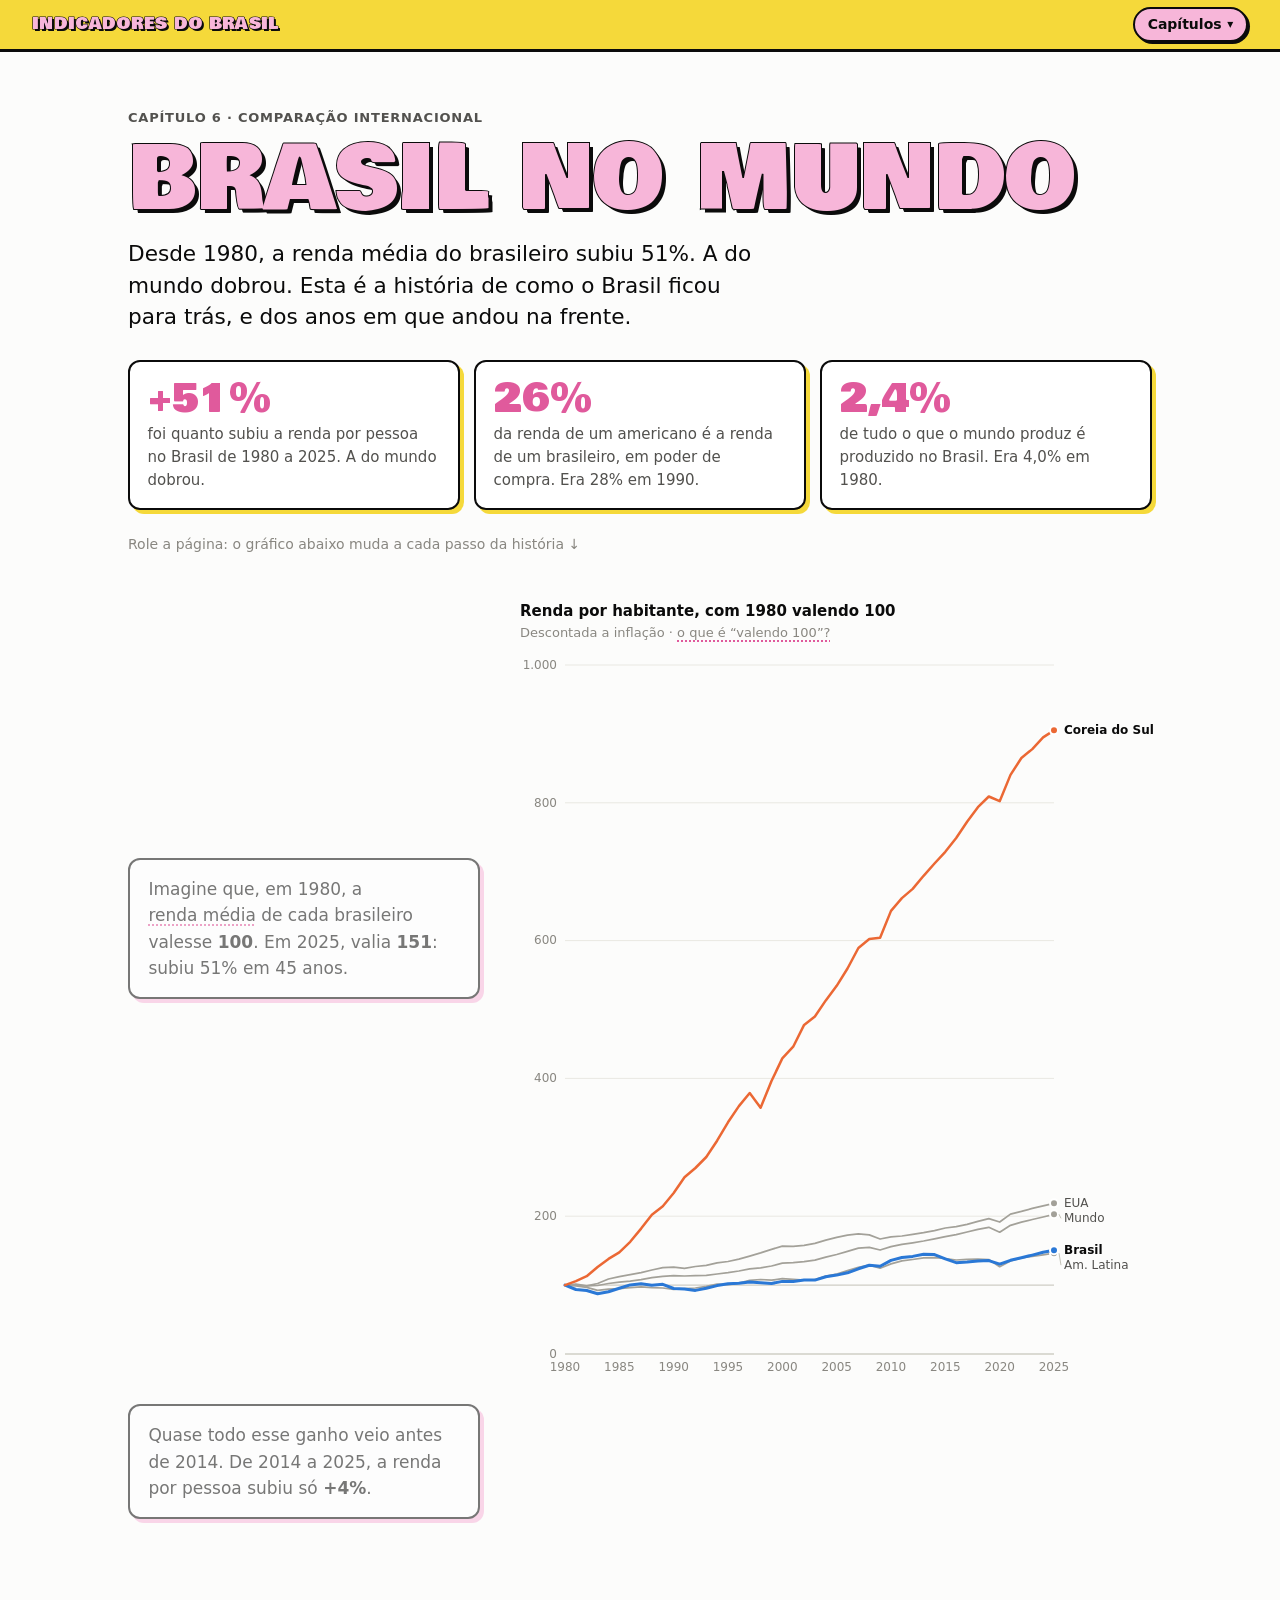
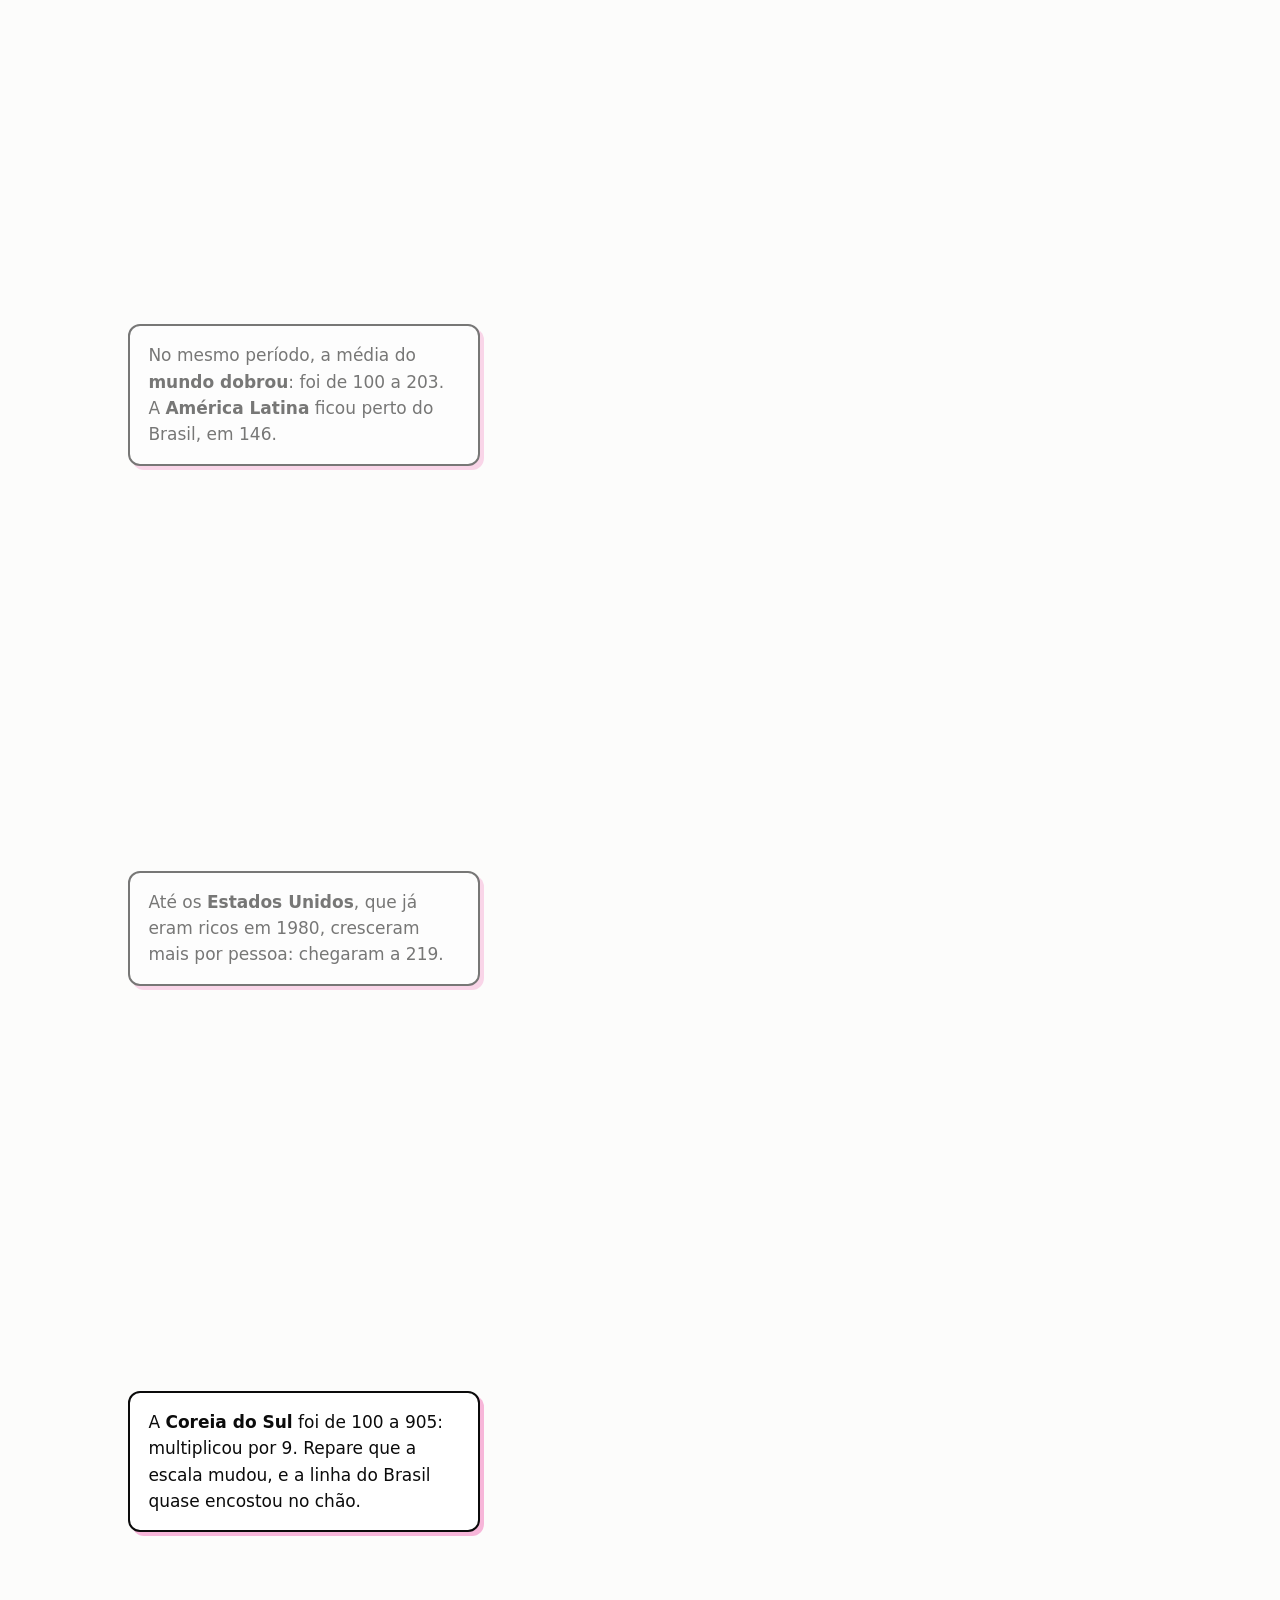
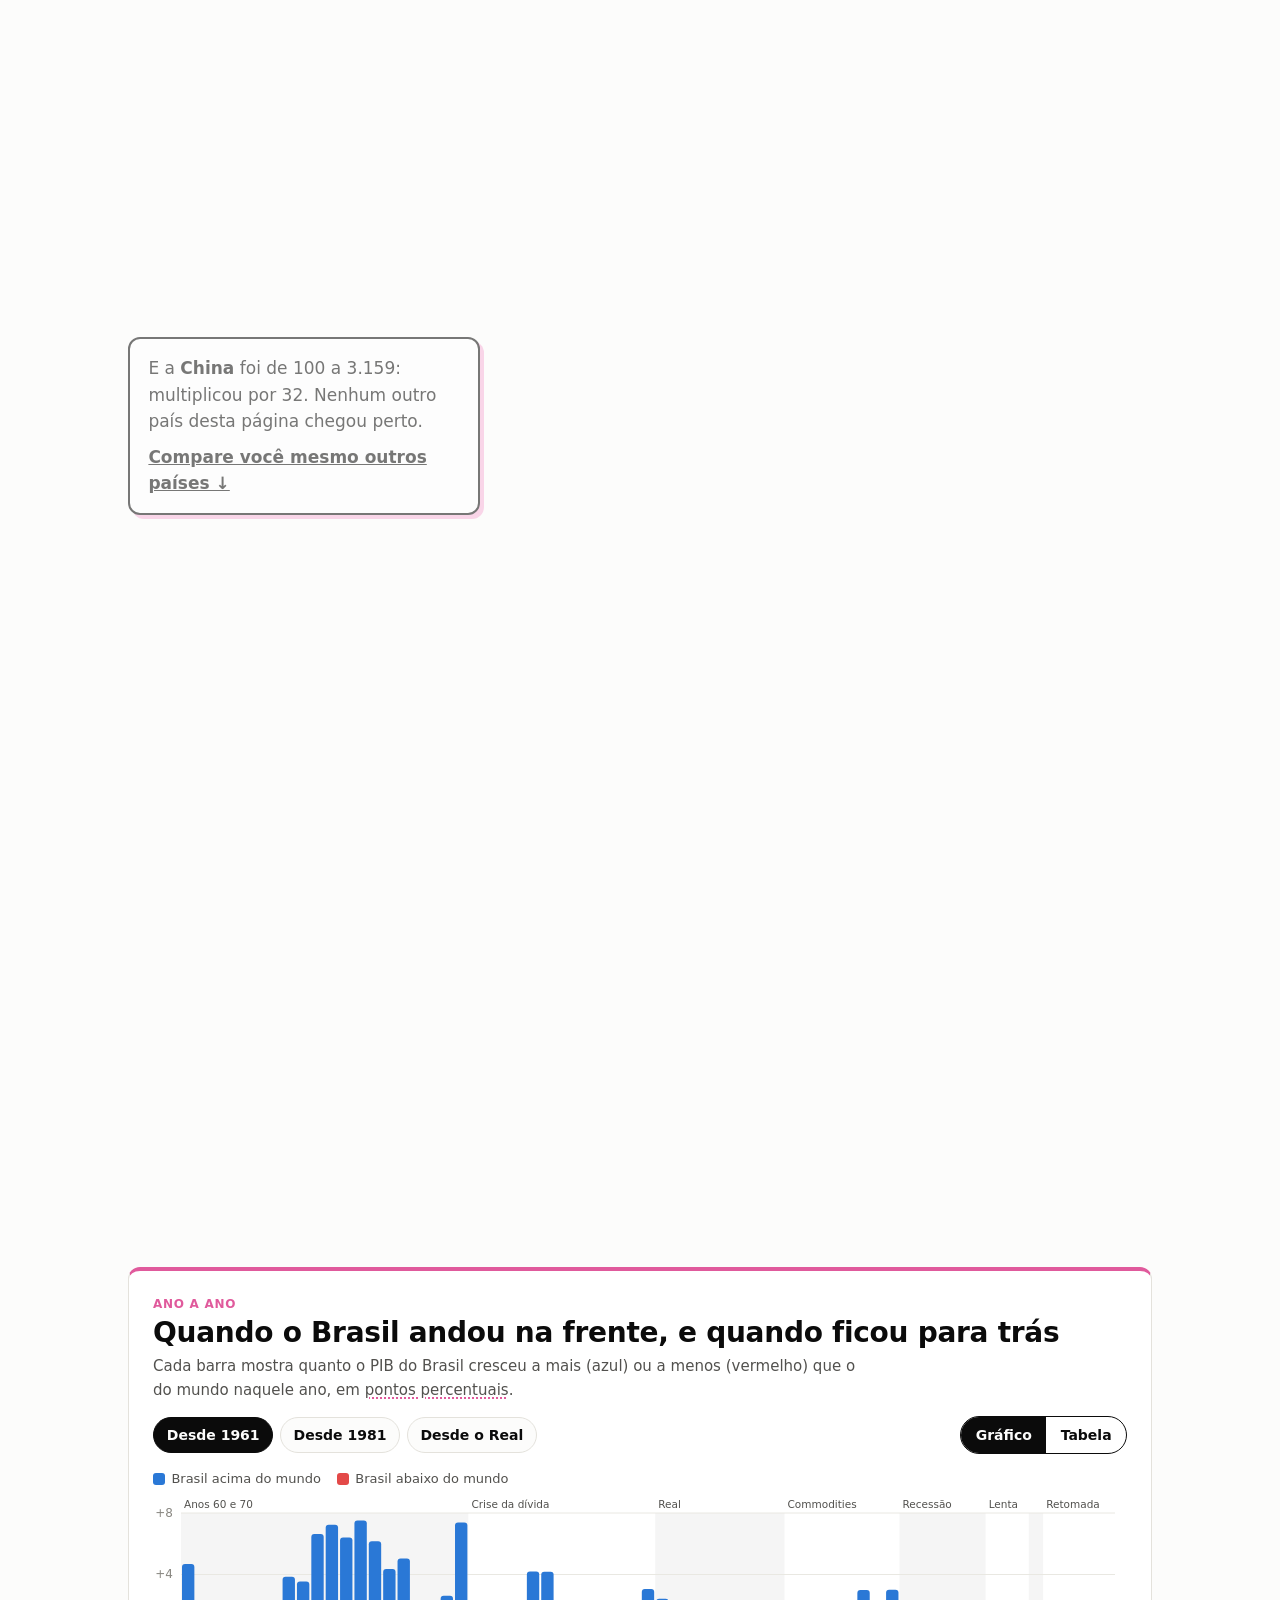
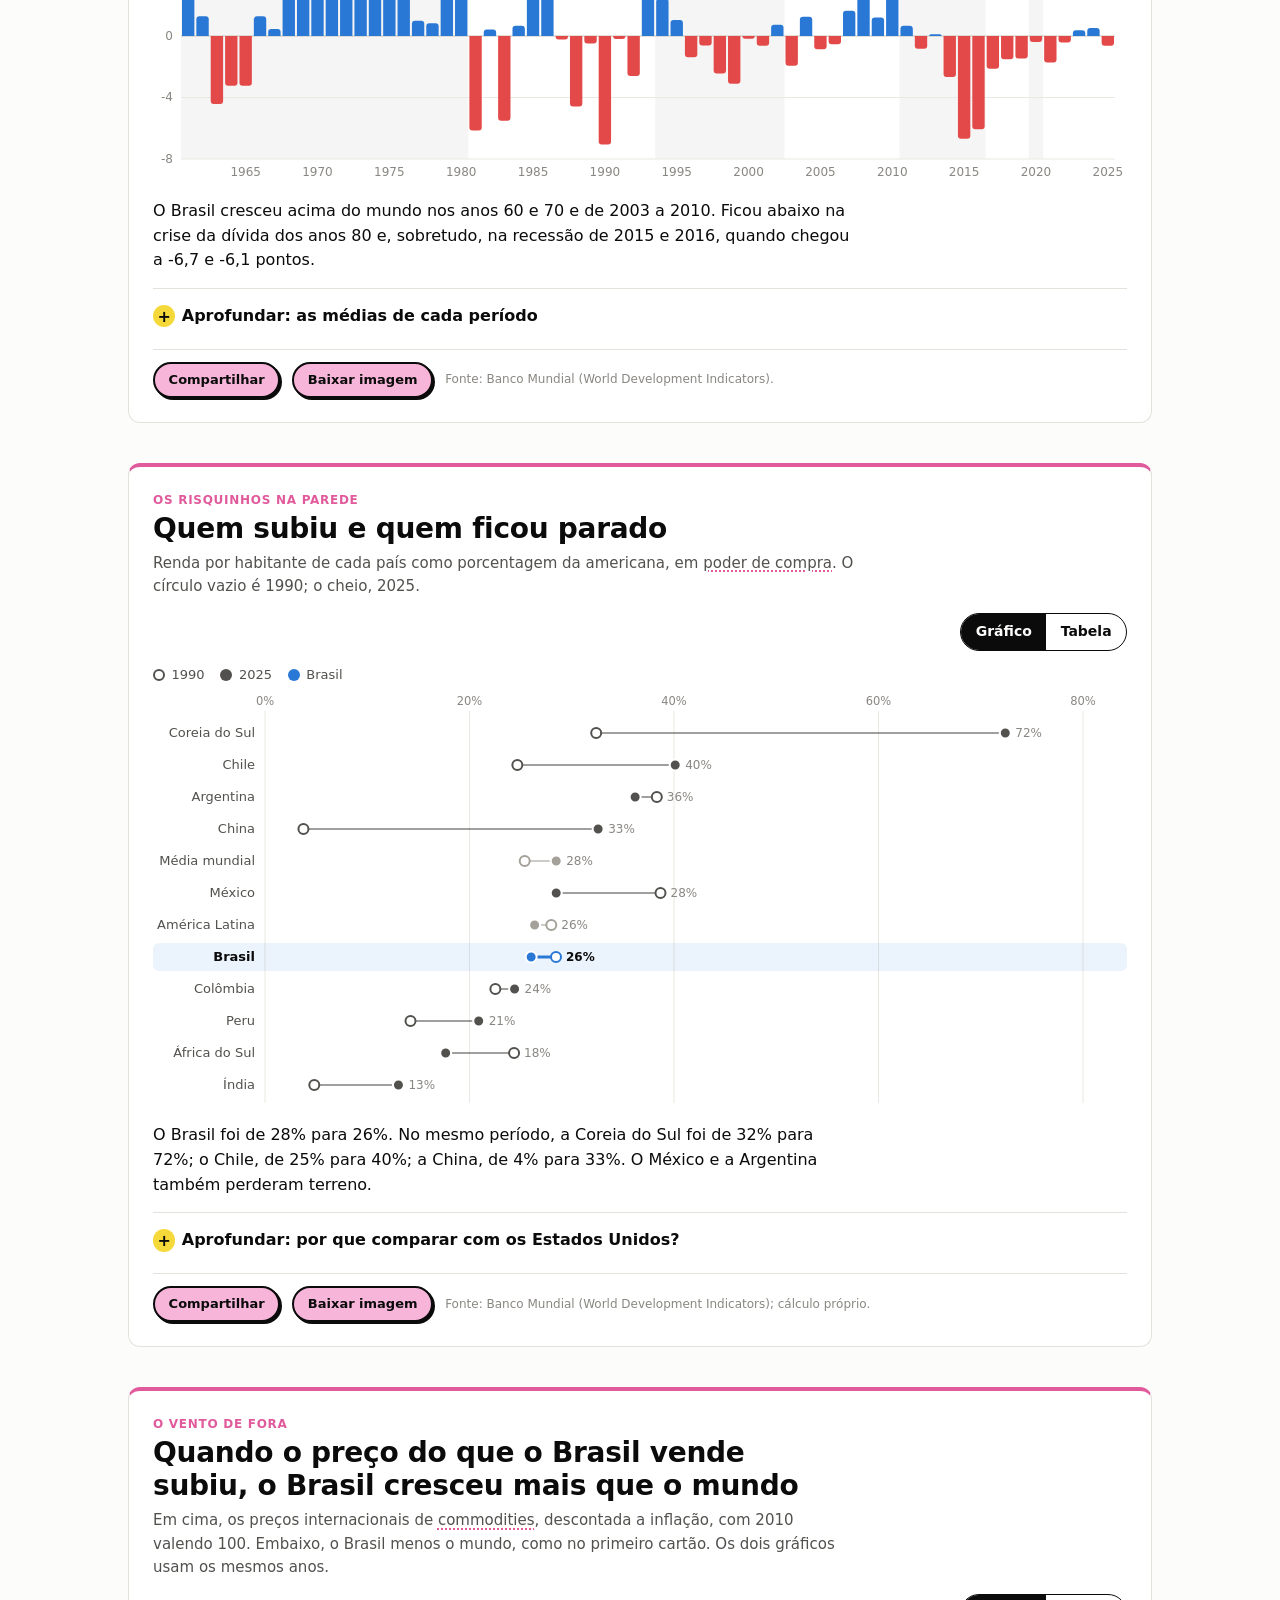
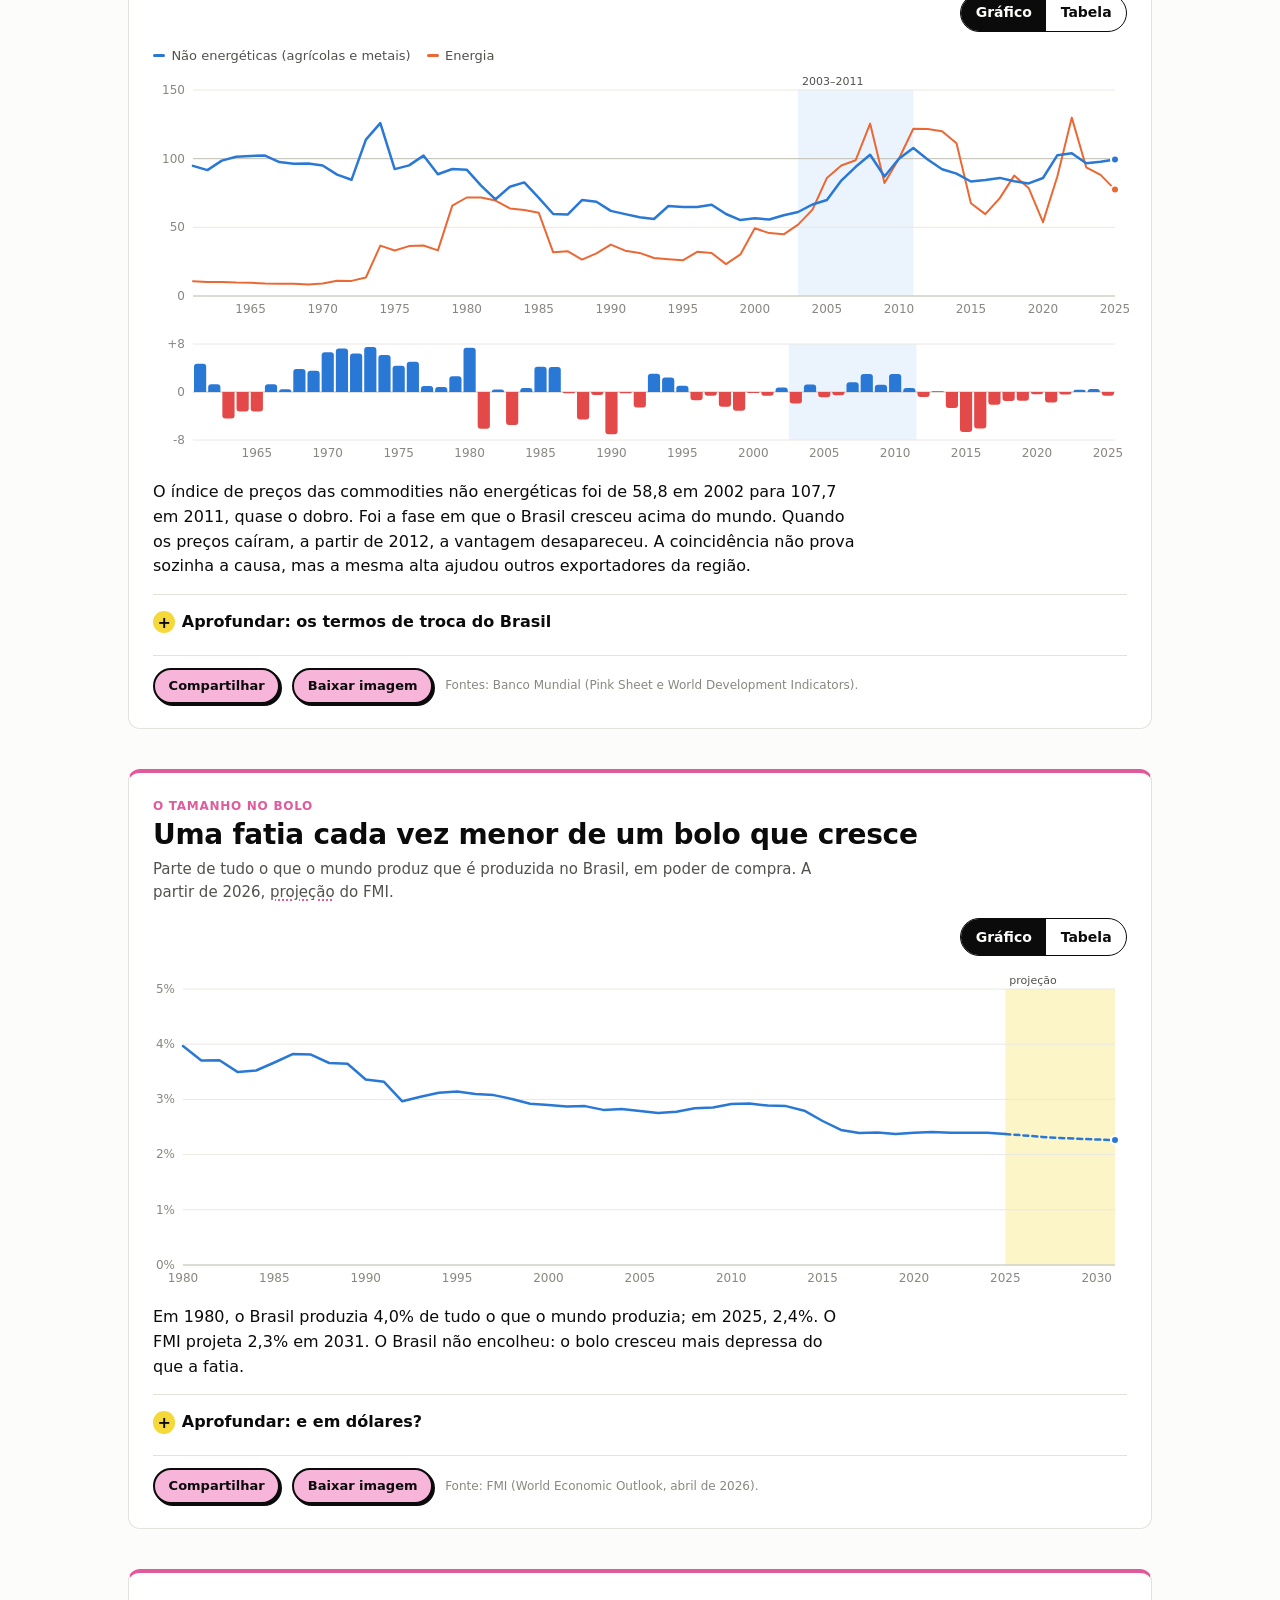
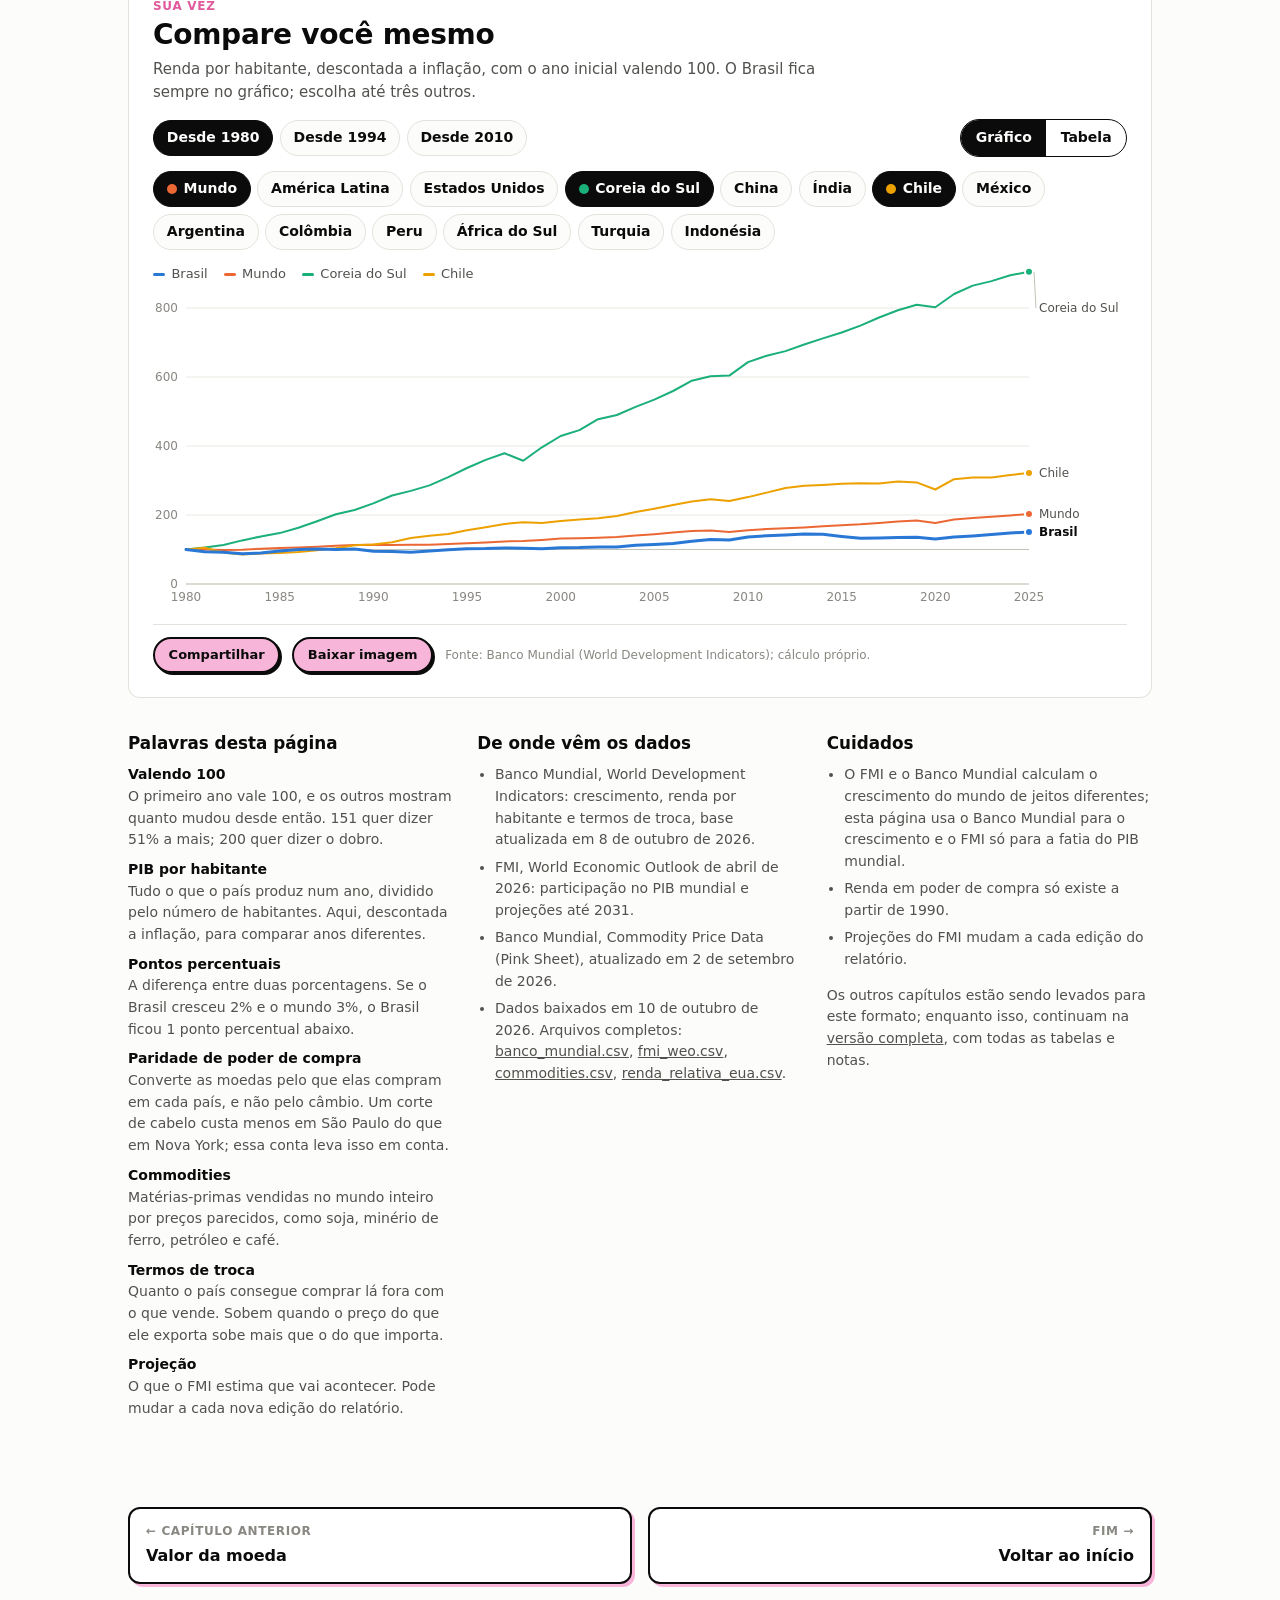
<file: mundo/index.html>
<!doctype html>
<html lang="pt-BR">
<head>
<meta charset="utf-8">
<meta name="viewport" content="width=device-width, initial-scale=1, viewport-fit=cover">
<title>Brasil no mundo · Indicadores do Brasil</title>
<meta name="description" content="Desde 1980, a renda média do brasileiro subiu 51%; a do mundo dobrou. O Brasil comparado ao mundo, em gráficos.">
<meta property="og:type" content="article">
<meta property="og:site_name" content="Indicadores do Brasil">
<meta property="og:title" content="Brasil no mundo">
<meta property="og:description" content="Desde 1980, a renda média do brasileiro subiu 51%; a do mundo dobrou.">
<meta property="og:url" content="https://guitorte.github.io/brasil/mundo/">
<meta property="og:locale" content="pt_BR">
<meta property="og:image" content="https://guitorte.github.io/brasil/preview.jpg">
<meta property="og:image:type" content="image/jpeg">
<meta property="og:image:width" content="1376">
<meta property="og:image:height" content="768">
<meta property="og:image:alt" content="Indicadores do Brasil, 1986–2026">
<meta name="twitter:card" content="summary_large_image">
<meta name="twitter:image" content="https://guitorte.github.io/brasil/preview.jpg">
<link rel="preconnect" href="https://fonts.googleapis.com">
<link rel="preconnect" href="https://fonts.gstatic.com" crossorigin>
<link rel="stylesheet" href="https://fonts.googleapis.com/css2?family=Bowlby+One&display=swap">
<link rel="stylesheet" href="../assets/estilo.css">
</head>
<body data-slug="brasil-no-mundo">
<header class="bar">
  <a class="brand" href="../">INDICADORES DO BRASIL</a>
  <details class="menu"><summary>Capítulos</summary><nav aria-label="Capítulos"><a href="../v3.html#ib-inflacao"><b>1</b>Inflação</a><a href="../v3.html#ib-poder"><b>2</b>Poder de compra</a><a href="../v3.html#ib-salario"><b>3</b>Salário mínimo</a><a href="../v3.html#ib-emprego"><b>4</b>Emprego</a><a href="../v3.html#ib-moeda"><b>5</b>Valor da moeda</a><a href="../mundo/" aria-current="page"><b>6</b>Brasil no mundo</a><hr><a href="../">Página inicial</a><a href="../v3.html">Versão completa</a></nav></details>
  <div class="progress" aria-hidden="true"><span></span></div>
</header>

<main>
<section class="hero wrap">
  <p class="kicker">Capítulo 6 · Comparação internacional</p>
  <h1 class="h1">Brasil no mundo</h1>
  <p class="dek">Desde 1980, a renda média do brasileiro subiu 51%. A do mundo dobrou. Esta é a história de como o Brasil ficou para trás, e dos anos em que andou na frente.</p>
  <div class="heads">
    <a class="head" href="#historia"><b>+51%</b><span>foi quanto subiu a renda por pessoa no Brasil de 1980 a 2025. A do mundo dobrou.</span></a>
    <a class="head" href="#quem-subiu"><b>26%</b><span>da renda de um americano é a renda de um brasileiro, em poder de compra. Era 28% em 1990.</span></a>
    <a class="head" href="#fatia"><b>2,4%</b><span>de tudo o que o mundo produz é produzido no Brasil. Era 4,0% em 1980.</span></a>
  </div>
  <p class="scroll-hint">Role a página: o gráfico abaixo muda a cada passo da história ↓</p>
</section>

<section class="story wrap" id="historia" aria-label="A história em seis passos">
  <div class="story-fig">
    <p class="fig-title">Renda por habitante, com 1980 valendo 100</p>
    <p class="fig-sub">Descontada a inflação · <button type="button" class="term" data-term="indice">o que é “valendo 100”?</button></p>
    <div class="chart" id="c-story"></div>
  </div>
  <div class="steps">
    <div class="step" data-step="0"><p>Imagine que, em 1980, a <button type="button" class="term" data-term="pib-hab">renda média</button> de cada brasileiro valesse <b>100</b>. Em 2025, valia <b>151</b>: subiu 51% em 45 anos.</p></div>
    <div class="step" data-step="1"><p>Quase todo esse ganho veio antes de 2014. De 2014 a 2025, a renda por pessoa subiu só <b>+4%</b>.</p></div>
    <div class="step" data-step="2"><p>No mesmo período, a média do <b>mundo dobrou</b>: foi de 100 a 203. A <b>América Latina</b> ficou perto do Brasil, em 146.</p></div>
    <div class="step" data-step="3"><p>Até os <b>Estados Unidos</b>, que já eram ricos em 1980, cresceram mais por pessoa: chegaram a 219.</p></div>
    <div class="step" data-step="4"><p>A <b>Coreia do Sul</b> foi de 100 a 905: multiplicou por 9. Repare que a escala mudou, e a linha do Brasil quase encostou no chão.</p></div>
    <div class="step" data-step="5"><p>E a <b>China</b> foi de 100 a 3.159: multiplicou por 32. Nenhum outro país desta página chegou perto.</p><p class="step-more"><a href="#compare">Compare você mesmo outros países ↓</a></p></div>
  </div>
</section>

<div class="cards wrap">

<article class="card" id="acima-abaixo" data-source="Fonte: Banco Mundial, World Development Indicators. Crescimento do PIB a preços constantes.">
  <header>
    <p class="card-kicker">Ano a ano</p>
    <h2>Quando o Brasil andou na frente, e quando ficou para trás</h2>
    <p class="card-dek">Cada barra mostra quanto o PIB do Brasil cresceu a mais (azul) ou a menos (vermelho) que o do mundo naquele ano, em <button type="button" class="term" data-term="pp">pontos percentuais</button>.</p>
  </header>
  <div class="controls">
    <div class="chips" role="group" aria-label="Período" data-ctl="periodo">
      <button type="button" class="chip" aria-pressed="true" data-v="1961">Desde 1961</button>
      <button type="button" class="chip" aria-pressed="false" data-v="1981">Desde 1981</button>
      <button type="button" class="chip" aria-pressed="false" data-v="1994">Desde o Real</button>
    </div>
    <div class="seg" role="group" aria-label="Ver como"><button type="button" aria-pressed="true" data-view="chart">Gráfico</button><button type="button" aria-pressed="false" data-view="table">Tabela</button></div>
  </div>
  <div class="pane" data-pane="chart">
    <div class="legend"><span class="lg"><i style="background:var(--pos)"></i>Brasil acima do mundo</span><span class="lg"><i style="background:var(--neg)"></i>Brasil abaixo do mundo</span></div>
    <div class="chart" id="c-dif"></div>
  </div>
  <div class="pane" data-pane="table" hidden><div class="tbl-scroll" id="t-dif"></div></div>
  <p class="card-text">O Brasil cresceu acima do mundo nos anos 60 e 70 e de 2003 a 2010. Ficou abaixo na crise da dívida dos anos 80 e, sobretudo, na recessão de 2015 e 2016, quando chegou a -6,7 e -6,1 pontos.</p>
  <details class="more">
    <summary>Aprofundar: as médias de cada período</summary>
    <div class="more-body">
      <p>Média de crescimento por ano em cada fase, para o Brasil, o mundo e a América Latina. A distância entre os pontos é a vantagem ou o atraso do Brasil.</p>
      <div class="legend"><span class="lg"><i class="dot" style="background:var(--c1)"></i>Brasil</span><span class="lg"><i class="dot" style="background:var(--gray)"></i>Mundo</span><span class="lg"><i class="dot" style="background:var(--c2)"></i>América Latina</span></div>
      <div class="chart" id="c-periodos"></div>
      <div class="tbl-scroll" id="t-periodos"></div>
    </div>
  </details>
  <footer class="card-foot"><button type="button" class="act" data-act="share">Compartilhar</button><button type="button" class="act" data-act="image">Baixar imagem</button><span class="src">Fonte: Banco Mundial (World Development Indicators).</span></footer>
</article>

<article class="card" id="quem-subiu" data-source="Fonte: Banco Mundial, World Development Indicators. PIB por habitante em paridade de poder de compra.">
  <header>
    <p class="card-kicker">Os risquinhos na parede</p>
    <h2>Quem subiu e quem ficou parado</h2>
    <p class="card-dek">Renda por habitante de cada país como porcentagem da americana, em <button type="button" class="term" data-term="ppc">poder de compra</button>. O círculo vazio é 1990; o cheio, 2025.</p>
  </header>
  <div class="controls">
    <span></span>
    <div class="seg" role="group" aria-label="Ver como"><button type="button" aria-pressed="true" data-view="chart">Gráfico</button><button type="button" aria-pressed="false" data-view="table">Tabela</button></div>
  </div>
  <div class="pane" data-pane="chart">
    <div class="legend"><span class="lg"><i class="ring"></i>1990</span><span class="lg"><i class="dot" style="background:var(--ink2)"></i>2025</span><span class="lg"><i class="dot" style="background:var(--c1)"></i>Brasil</span></div>
    <div class="chart" id="c-halteres"></div>
  </div>
  <div class="pane" data-pane="table" hidden>
    <div class="chips" role="group" aria-label="Indicador da tabela" data-ctl="indicador">
      <button type="button" class="chip" aria-pressed="true" data-v="renda">Renda, % da americana</button>
      <button type="button" class="chip" aria-pressed="false" data-v="cresc">Crescimento por habitante, por década</button>
    </div>
    <div class="tbl-scroll" id="t-paises" style="margin-top:.6rem"></div>
  </div>
  <p class="card-text">O Brasil foi de 28% para 26%. No mesmo período, a Coreia do Sul foi de 32% para 72%; o Chile, de 25% para 40%; a China, de 4% para 33%. O México e a Argentina também perderam terreno.</p>
  <details class="more">
    <summary>Aprofundar: por que comparar com os Estados Unidos?</summary>
    <div class="more-body">
      <p>Os Estados Unidos funcionam como régua: são uma economia grande, rica e que cresceu de forma estável. Se a fração de um país sobe, ele está alcançando os ricos; se cai, está ficando para trás, mesmo que a renda dele tenha aumentado.</p>
      <p>A conta usa paridade de poder de compra, que corrige as diferenças de preço entre países. Ela só existe a partir de 1990 no Banco Mundial.</p>
    </div>
  </details>
  <footer class="card-foot"><button type="button" class="act" data-act="share">Compartilhar</button><button type="button" class="act" data-act="image">Baixar imagem</button><span class="src">Fonte: Banco Mundial (World Development Indicators); cálculo próprio.</span></footer>
</article>

<article class="card" id="vento" data-source="Fontes: Banco Mundial, Commodity Price Data (Pink Sheet) e World Development Indicators.">
  <header>
    <p class="card-kicker">O vento de fora</p>
    <h2>Quando o preço do que o Brasil vende subiu, o Brasil cresceu mais que o mundo</h2>
    <p class="card-dek">Em cima, os preços internacionais de <button type="button" class="term" data-term="commodities">commodities</button>, descontada a inflação, com 2010 valendo 100. Embaixo, o Brasil menos o mundo, como no primeiro cartão. Os dois gráficos usam os mesmos anos.</p>
  </header>
  <div class="controls">
    <span></span>
    <div class="seg" role="group" aria-label="Ver como"><button type="button" aria-pressed="true" data-view="chart">Gráfico</button><button type="button" aria-pressed="false" data-view="table">Tabela</button></div>
  </div>
  <div class="pane" data-pane="chart">
    <div class="legend"><span class="lg"><i class="ln" style="background:var(--c1)"></i>Não energéticas (agrícolas e metais)</span><span class="lg"><i class="ln" style="background:var(--c2)"></i>Energia</span></div>
    <div class="chart" id="c-com"></div>
    <div class="chart" id="c-com-dif" style="margin-top:.25rem"></div>
  </div>
  <div class="pane" data-pane="table" hidden><div class="tbl-scroll" id="t-com"></div></div>
  <p class="card-text">O índice de preços das commodities não energéticas foi de 58,8 em 2002 para 107,7 em 2011, quase o dobro. Foi a fase em que o Brasil cresceu acima do mundo. Quando os preços caíram, a partir de 2012, a vantagem desapareceu. A coincidência não prova sozinha a causa, mas a mesma alta ajudou outros exportadores da região.</p>
  <details class="more">
    <summary>Aprofundar: os termos de troca do Brasil</summary>
    <div class="more-body">
      <p>Os <button type="button" class="term" data-term="termos">termos de troca</button> medem quanto o Brasil compra lá fora com o que vende. Com 2015 valendo 100, foram de 92,9 em 2005 a 127,3 em 2011, e estavam em 120,8 em 2024. O Banco Mundial só publica essa série de 2005 a 2024.</p>
      <div class="chart" id="c-tt"></div>
    </div>
  </details>
  <footer class="card-foot"><button type="button" class="act" data-act="share">Compartilhar</button><button type="button" class="act" data-act="image">Baixar imagem</button><span class="src">Fontes: Banco Mundial (Pink Sheet e World Development Indicators).</span></footer>
</article>

<article class="card" id="fatia" data-source="Fonte: FMI, World Economic Outlook de abril de 2026. A partir de 2026, projeção.">
  <header>
    <p class="card-kicker">O tamanho no bolo</p>
    <h2>Uma fatia cada vez menor de um bolo que cresce</h2>
    <p class="card-dek">Parte de tudo o que o mundo produz que é produzida no Brasil, em poder de compra. A partir de 2026, <button type="button" class="term" data-term="projecao">projeção</button> do FMI.</p>
  </header>
  <div class="controls">
    <span></span>
    <div class="seg" role="group" aria-label="Ver como"><button type="button" aria-pressed="true" data-view="chart">Gráfico</button><button type="button" aria-pressed="false" data-view="table">Tabela</button></div>
  </div>
  <div class="pane" data-pane="chart"><div class="chart" id="c-fatia"></div></div>
  <div class="pane" data-pane="table" hidden><div class="tbl-scroll" id="t-fatia"></div></div>
  <p class="card-text">Em 1980, o Brasil produzia 4,0% de tudo o que o mundo produzia; em 2025, 2,4%. O FMI projeta 2,3% em 2031. O Brasil não encolheu: o bolo cresceu mais depressa do que a fatia.</p>
  <details class="more">
    <summary>Aprofundar: e em dólares?</summary>
    <div class="more-body">
      <p>Medida em dólares pelo câmbio de cada ano, a fatia oscila com o valor do real: foi de 1,7% em 1990, 3,5% em 2011, quando o real estava forte, e 1,9% em 2025. Por isso a comparação de tamanho entre países usa poder de compra.</p>
    </div>
  </details>
  <footer class="card-foot"><button type="button" class="act" data-act="share">Compartilhar</button><button type="button" class="act" data-act="image">Baixar imagem</button><span class="src">Fonte: FMI (World Economic Outlook, abril de 2026).</span></footer>
</article>

<article class="card" id="compare" data-source="Fonte: Banco Mundial, World Development Indicators. PIB por habitante a preços constantes.">
  <header>
    <p class="card-kicker">Sua vez</p>
    <h2>Compare você mesmo</h2>
    <p class="card-dek">Renda por habitante, descontada a inflação, com o ano inicial valendo 100. O Brasil fica sempre no gráfico; escolha até três outros.</p>
  </header>
  <div class="controls">
    <div class="chips" role="group" aria-label="Ano inicial" data-ctl="base">
      <button type="button" class="chip" aria-pressed="true" data-v="1980">Desde 1980</button>
      <button type="button" class="chip" aria-pressed="false" data-v="1994">Desde 1994</button>
      <button type="button" class="chip" aria-pressed="false" data-v="2010">Desde 2010</button>
    </div>
    <div class="seg" role="group" aria-label="Ver como"><button type="button" aria-pressed="true" data-view="chart">Gráfico</button><button type="button" aria-pressed="false" data-view="table">Tabela</button></div>
  </div>
  <div class="chips" role="group" aria-label="Países para comparar" data-ctl="paises" data-multi id="chips-paises"></div>
  <div class="pane" data-pane="chart"><div class="legend" id="lg-compare"></div><div class="chart" id="c-compare"></div></div>
  <div class="pane" data-pane="table" hidden><div class="tbl-scroll" id="t-compare"></div></div>
  <footer class="card-foot"><button type="button" class="act" data-act="share">Compartilhar</button><button type="button" class="act" data-act="image">Baixar imagem</button><span class="src">Fonte: Banco Mundial (World Development Indicators); cálculo próprio.</span></footer>
</article>

</div>

<section class="about wrap" id="sobre">
  <div>
    <h2>Palavras desta página</h2>
    <dl id="glossario"></dl>
  </div>
  <div>
    <h2>De onde vêm os dados</h2>
    <ul>
      <li>Banco Mundial, World Development Indicators: crescimento, renda por habitante e termos de troca, base atualizada em 8 de outubro de 2026.</li>
      <li>FMI, World Economic Outlook de abril de 2026: participação no PIB mundial e projeções até 2031.</li>
      <li>Banco Mundial, Commodity Price Data (Pink Sheet), atualizado em 2 de setembro de 2026.</li>
      <li>Dados baixados em 10 de outubro de 2026. Arquivos completos: <a href="../dados/mundo/banco_mundial.csv">banco_mundial.csv</a>, <a href="../dados/mundo/fmi_weo.csv">fmi_weo.csv</a>, <a href="../dados/mundo/commodities.csv">commodities.csv</a>, <a href="../dados/mundo/renda_relativa_eua.csv">renda_relativa_eua.csv</a>.</li>
    </ul>
  </div>
  <div>
    <h2>Cuidados</h2>
    <ul>
      <li>O FMI e o Banco Mundial calculam o crescimento do mundo de jeitos diferentes; esta página usa o Banco Mundial para o crescimento e o FMI só para a fatia do PIB mundial.</li>
      <li>Renda em poder de compra só existe a partir de 1990.</li>
      <li>Projeções do FMI mudam a cada edição do relatório.</li>
    </ul>
    <p>Os outros capítulos estão sendo levados para este formato; enquanto isso, continuam na <a href="../v3.html">versão completa</a>, com todas as tabelas e notas.</p>
  </div>
</section>
<nav class="next wrap" aria-label="Outros capítulos"><a href="../v3.html#ib-moeda"><span>← Capítulo anterior</span><b>Valor da moeda</b></a><a class="dir" href="../"><span>Fim →</span><b>Voltar ao início</b></a></nav>
</main>


<script src="../assets/graficos.js"></script>
<script>
(function () {
'use strict';
const { $, $$, reduce, f0, f1, f2, pct1, spp, T, lineChart, divBars, dumbbell, dotRows, table, ticks, closePop } = IB;
const D = {"nomes":{"BRA":"Brasil","WLD":"Mundo","LCN":"América Latina","USA":"Estados Unidos","KOR":"Coreia do Sul","CHN":"China","IND":"Índia","CHL":"Chile","MEX":"México","ARG":"Argentina","COL":"Colômbia","PER":"Peru","ZAF":"África do Sul","TUR":"Turquia","IDN":"Indonésia"},"pc":{"BRA":{"1961":5.37,"1962":3.47,"1963":-2.32,"1964":0.45,"1965":-0.45,"1966":3.82,"1967":1.48,"1968":7.02,"1969":6.79,"1970":7.7,"1971":8.65,"1972":9.25,"1973":11.24,"1974":5.59,"1975":2.69,"1976":7.66,"1977":2.46,"1978":2.49,"1979":4.25,"1980":6.65,"1981":-6.45,"1982":-1.44,"1983":-5.07,"1984":3.12,"1985":5.58,"1986":5.3,"1987":1.5,"1988":-1.95,"1989":1.28,"1990":-6.04,"1991":-0.69,"1992":-2.19,"1993":3.24,"1994":4.21,"1995":2.63,"1996":0.67,"1997":1.87,"1998":-1.14,"1999":-0.98,"2000":2.96,"2001":0.08,"2002":1.78,"2003":-0.05,"2004":4.57,"2005":2.08,"2006":2.87,"2007":5.0,"2008":4.09,"2009":-1.02,"2010":6.63,"2011":3.13,"2012":1.1,"2013":2.17,"2014":-0.3,"2015":-4.31,"2016":-4.01,"2017":0.59,"2018":1.09,"2019":0.56,"2020":-3.84,"2021":4.32,"2022":2.65,"2023":2.83,"2024":3.0,"2025":1.89},"WLD":{"1961":2.51,"1962":3.48,"1963":2.82,"1964":4.43,"1965":3.48,"1966":3.24,"1967":1.64,"1968":3.8,"1969":3.78,"1970":1.63,"1971":1.95,"1972":3.45,"1973":4.37,"1974":0.04,"1975":-1.04,"1976":3.35,"1977":2.13,"1978":2.33,"1979":2.31,"1980":0.04,"1981":0.1,"1982":-1.39,"1983":0.75,"1984":2.9,"1985":1.85,"1986":1.49,"1987":1.91,"1988":2.69,"1989":1.84,"1990":0.93,"1991":-0.45,"1992":0.41,"1993":0.25,"1994":1.84,"1995":1.64,"1996":2.05,"1997":2.49,"1998":1.31,"1999":2.14,"2000":3.15,"2001":0.67,"2002":0.99,"2003":1.75,"2004":3.16,"2005":2.74,"2006":3.17,"2007":3.12,"2008":0.81,"2009":-2.56,"2010":3.26,"2011":2.06,"2012":1.46,"2013":1.63,"2014":1.93,"2015":1.91,"2016":1.6,"2017":2.28,"2018":2.18,"2019":1.61,"2020":-3.83,"2021":5.6,"2022":2.55,"2023":1.91,"2024":1.91,"2025":1.99},"LCN":{"1961":3.13,"1962":1.65,"1963":-0.63,"1964":4.56,"1965":2.78,"1966":2.04,"1967":1.59,"1968":4.42,"1969":3.92,"1970":3.98,"1971":4.08,"1972":4.38,"1973":5.39,"1974":3.58,"1975":1.2,"1976":3.11,"1977":2.55,"1978":2.1,"1979":4.76,"1980":3.93,"1981":-1.02,"1982":-2.2,"1983":-4.57,"1984":1.75,"1985":0.93,"1986":1.48,"1987":1.32,"1988":-1.15,"1989":-0.71,"1990":-2.04,"1991":1.3,"1992":0.85,"1993":2.46,"1994":3.26,"1995":-0.73,"1996":2.21,"1997":3.8,"1998":1.33,"1999":-0.99,"2000":2.12,"2001":-0.86,"2002":-1.12,"2003":0.9,"2004":4.41,"2005":2.84,"2006":4.02,"2007":4.07,"2008":2.51,"2009":-3.39,"2010":5.0,"2011":3.28,"2012":1.56,"2013":1.66,"2014":0.18,"2015":-0.74,"2016":-1.66,"2017":0.64,"2018":0.37,"2019":-0.49,"2020":-7.51,"2021":6.46,"2022":3.47,"2023":1.51,"2024":1.55,"2025":1.65},"USA":{"1961":0.62,"1962":4.48,"1963":2.91,"1964":4.34,"1965":5.08,"1966":5.28,"1967":1.39,"1968":3.76,"1969":2.1,"1970":-0.94,"1971":1.99,"1972":4.13,"1973":4.64,"1974":-1.45,"1975":-1.18,"1976":4.39,"1977":3.58,"1978":4.42,"1979":2.03,"1980":-1.21,"1981":1.54,"1982":-2.73,"1983":3.63,"1984":6.31,"1985":3.25,"1986":2.51,"1987":2.53,"1988":3.24,"1989":2.7,"1990":0.74,"1991":-1.43,"1992":2.1,"1993":1.41,"1994":2.76,"1995":1.47,"1996":2.57,"1997":3.2,"1998":3.27,"1999":3.59,"2000":2.93,"2001":-0.04,"2002":0.76,"2003":1.92,"2004":2.89,"2005":2.53,"2006":1.8,"2007":1.04,"2008":-0.83,"2009":-3.43,"2010":1.83,"2011":0.76,"2012":1.48,"2013":1.35,"2014":1.71,"2015":2.13,"2016":1.02,"2017":1.75,"2018":2.36,"2019":2.06,"2020":-2.48,"2021":5.99,"2022":1.94,"2023":2.09,"2024":1.81,"2025":1.63},"KOR":{"1961":3.79,"1962":0.99,"1963":6.02,"1964":6.6,"1965":4.62,"1966":9.23,"1967":6.63,"1968":10.63,"1969":12.03,"1970":7.79,"1971":8.49,"1972":5.34,"1973":12.96,"1974":7.79,"1975":6.13,"1976":11.47,"1977":10.64,"1978":9.39,"1979":7.1,"1980":-3.05,"1981":5.74,"1982":6.8,"1983":11.81,"1984":9.28,"1985":6.88,"1986":10.4,"1987":11.79,"1988":11.04,"1989":6.11,"1990":8.95,"1991":9.78,"1992":5.25,"1993":5.91,"1994":8.28,"1995":8.64,"1996":6.97,"1997":5.29,"1998":-5.62,"1999":10.83,"2000":8.29,"2001":3.93,"2002":7.12,"2003":2.54,"2004":4.77,"2005":4.14,"2006":4.69,"2007":5.31,"2008":2.23,"2009":0.3,"2010":6.45,"2011":2.89,"2012":2.01,"2013":2.82,"2014":2.57,"2015":2.38,"2016":2.76,"2017":3.14,"2018":2.73,"2019":1.96,"2020":-0.84,"2021":4.75,"2022":2.92,"2023":1.5,"2024":1.93,"2025":1.14},"CHN":{"1961":-26.53,"1962":-6.35,"1963":7.62,"1964":15.47,"1965":14.2,"1966":7.61,"1967":-8.16,"1968":-6.57,"1969":13.78,"1970":16.05,"1971":4.16,"1972":1.29,"1973":5.33,"1974":0.22,"1975":6.82,"1976":-3.08,"1977":6.11,"1978":9.85,"1979":6.17,"1980":6.5,"1981":3.78,"1982":7.43,"1983":9.18,"1984":13.69,"1985":11.89,"1986":7.34,"1987":9.88,"1988":9.44,"1989":2.62,"1990":2.41,"1991":7.89,"1992":12.91,"1993":12.62,"1994":11.81,"1995":9.82,"1996":8.83,"1997":8.18,"1998":6.89,"1999":6.81,"2000":7.72,"2001":7.54,"2002":8.51,"2003":9.43,"2004":9.49,"2005":10.8,"2006":12.05,"2007":13.56,"2008":9.11,"2009":8.86,"2010":10.06,"2011":8.87,"2012":7.13,"2013":7.06,"2014":6.79,"2015":6.36,"2016":6.16,"2017":6.25,"2018":6.26,"2019":5.69,"2020":2.1,"2021":8.47,"2022":3.15,"2023":5.53,"2024":5.09,"2025":5.14},"IND":{"1961":1.27,"1962":0.52,"1963":3.54,"1964":4.97,"1965":-4.8,"1966":-2.17,"1967":5.54,"1968":1.19,"1969":4.31,"1970":2.85,"1971":-0.58,"1972":-2.71,"1973":1.0,"1974":-1.12,"1975":6.6,"1976":-0.7,"1977":4.75,"1978":3.31,"1979":-7.42,"1980":4.22,"1981":3.54,"1982":1.09,"1983":4.81,"1984":1.41,"1985":2.83,"1986":2.39,"1987":1.62,"1988":7.19,"1989":3.61,"1990":3.22,"1991":-1.11,"1992":3.26,"1993":2.57,"1994":4.5,"1995":5.43,"1996":5.42,"1997":2.02,"1998":4.15,"1999":6.8,"2000":1.91,"2001":2.88,"2002":1.94,"2003":6.01,"2004":6.1,"2005":6.18,"2006":6.38,"2007":6.05,"2008":1.61,"2009":6.31,"2010":6.93,"2011":3.76,"2012":4.02,"2013":4.98,"2014":6.06,"2015":6.72,"2016":6.97,"2017":5.56,"2018":5.29,"2019":2.8,"2020":-6.69,"2021":8.79,"2022":6.76,"2023":6.27,"2024":6.15,"2025":6.62},"CHL":{"1961":3.35,"1962":1.82,"1963":3.58,"1964":0.46,"1965":-1.23,"1966":9.41,"1967":1.74,"1968":1.77,"1969":2.32,"1970":-0.01,"1971":7.77,"1972":-2.32,"1973":-6.56,"1974":-0.34,"1975":-13.64,"1976":2.01,"1977":9.46,"1978":6.41,"1979":6.84,"1980":6.59,"1981":5.16,"1982":-12.78,"1983":-6.33,"1984":2.44,"1985":1.99,"1986":3.78,"1987":5.06,"1988":5.62,"1989":8.56,"1990":1.89,"1991":5.98,"1992":9.72,"1993":5.04,"1994":3.51,"1995":7.67,"1996":5.61,"1997":5.96,"1998":2.84,"1999":-1.52,"2000":3.72,"2001":1.97,"2002":2.07,"2003":3.63,"2004":5.6,"2005":4.79,"2006":5.02,"2007":4.14,"2008":2.76,"2009":-2.11,"2010":4.79,"2011":5.18,"2012":5.14,"2013":2.33,"2014":0.78,"2015":1.11,"2016":0.53,"2017":-0.24,"2018":2.15,"2019":-0.95,"2020":-6.98,"2021":10.85,"2022":1.56,"2023":0.14,"2024":2.25,"2025":1.97},"MEX":{"1961":1.77,"1962":1.35,"1963":4.64,"1964":8.29,"1965":3.62,"1966":2.64,"1967":2.41,"1968":5.89,"1969":0.13,"1970":3.19,"1971":0.6,"1972":4.99,"1973":4.69,"1974":2.73,"1975":2.76,"1976":1.55,"1977":0.63,"1978":6.11,"1979":6.91,"1980":6.09,"1981":7.05,"1982":-2.24,"1983":-6.66,"1984":1.35,"1985":-0.17,"1986":-5.86,"1987":0.04,"1988":-0.76,"1989":1.65,"1990":3.25,"1991":1.99,"1992":1.63,"1993":0.98,"1994":2.52,"1995":-7.57,"1996":4.39,"1997":5.41,"1998":4.46,"1999":1.13,"2000":3.42,"2001":-1.92,"2002":-1.66,"2003":-0.22,"2004":2.16,"2005":0.75,"2006":3.4,"2007":0.65,"2008":-0.52,"2009":-7.66,"2010":3.47,"2011":1.99,"2012":2.16,"2013":-0.45,"2014":1.27,"2015":1.61,"2016":0.79,"2017":0.92,"2018":1.01,"2019":-1.33,"2020":-9.1,"2021":5.34,"2022":2.93,"2023":2.21,"2024":0.48,"2025":-0.27},"ARG":{"1961":3.7,"1962":-2.48,"1963":-6.85,"1964":8.37,"1965":8.85,"1966":-2.17,"1967":1.63,"1968":3.23,"1969":8.01,"1970":1.45,"1971":4.01,"1972":0.03,"1973":1.16,"1974":3.81,"1975":-1.62,"1976":-3.54,"1977":5.25,"1978":-6.02,"1979":8.48,"1980":-0.09,"1981":-6.7,"1982":-2.32,"1983":2.69,"1984":-0.03,"1985":-6.67,"1986":4.52,"1987":1.13,"1988":-2.61,"1989":-8.57,"1990":-3.91,"1991":7.58,"1992":6.45,"1993":6.75,"1994":4.43,"1995":-4.11,"1996":4.21,"1997":6.81,"1998":2.64,"1999":-4.49,"2000":-1.91,"2001":-5.45,"2002":-11.84,"2003":7.72,"2004":7.93,"2005":7.74,"2006":6.94,"2007":7.93,"2008":3.01,"2009":-6.91,"2010":8.97,"2011":4.88,"2012":-2.04,"2013":1.39,"2014":-3.51,"2015":1.66,"2016":-3.02,"2017":1.92,"2018":-3.42,"2019":-2.7,"2020":-10.34,"2021":10.15,"2022":5.8,"2023":-2.14,"2024":-1.68,"2025":4.01},"COL":{"1961":1.9,"1962":2.21,"1963":0.18,"1964":3.02,"1965":0.57,"1966":2.23,"1967":1.25,"1968":3.09,"1969":3.36,"1970":3.55,"1971":3.44,"1972":5.2,"1973":4.31,"1974":3.39,"1975":0.08,"1976":2.47,"1977":1.88,"1978":6.05,"1979":3.04,"1980":1.74,"1981":-0.05,"1982":-1.36,"1983":-0.78,"1984":0.99,"1985":0.9,"1986":3.66,"1987":3.23,"1988":1.95,"1989":1.31,"1990":2.15,"1991":-0.03,"1992":2.0,"1993":3.3,"1994":3.75,"1995":3.21,"1996":0.21,"1997":1.6,"1998":-1.22,"1999":-5.85,"2000":1.25,"2001":0.09,"2002":0.94,"2003":2.36,"2004":3.8,"2005":3.37,"2006":5.31,"2007":5.39,"2008":2.05,"2009":-0.03,"2010":3.31,"2011":5.81,"2012":2.88,"2013":4.14,"2014":3.57,"2015":2.07,"2016":1.08,"2017":-0.1,"2018":0.7,"2019":1.36,"2020":-8.51,"2021":9.59,"2022":6.19,"2023":-0.28,"2024":0.41,"2025":1.61},"PER":{"1961":4.26,"1962":6.88,"1963":1.34,"1964":3.51,"1965":2.63,"1966":5.2,"1967":0.95,"1968":-2.63,"1969":0.66,"1970":0.81,"1971":2.04,"1972":0.77,"1973":3.56,"1974":6.65,"1975":1.73,"1976":-1.02,"1977":-2.1,"1978":-5.04,"1979":1.53,"1980":3.33,"1981":2.96,"1982":-2.67,"1983":-12.61,"1984":1.08,"1985":-0.4,"1986":6.88,"1987":7.25,"1988":-11.47,"1989":-14.26,"1990":-7.06,"1991":0.09,"1992":-2.55,"1993":3.14,"1994":10.11,"1995":5.35,"1996":0.88,"1997":4.53,"1998":-2.19,"1999":-0.24,"2000":1.1,"2001":-0.75,"2002":4.2,"2003":3.06,"2004":3.93,"2005":5.34,"2006":6.68,"2007":7.73,"2008":8.41,"2009":0.47,"2010":7.63,"2011":5.54,"2012":5.26,"2013":4.9,"2014":1.37,"2015":2.09,"2016":2.58,"2017":1.02,"2018":2.1,"2019":0.5,"2020":-11.99,"2021":12.33,"2022":1.84,"2023":-1.44,"2024":2.39,"2025":2.36},"ZAF":{"1961":0.97,"1962":3.07,"1963":4.17,"1964":4.69,"1965":2.91,"1966":1.25,"1967":3.9,"1968":0.96,"1969":1.53,"1970":2.11,"1971":1.27,"1972":-1.22,"1973":1.62,"1974":3.16,"1975":-1.08,"1976":-0.48,"1977":-2.76,"1978":0.24,"1979":1.02,"1980":3.43,"1981":1.83,"1982":-3.77,"1983":-5.22,"1984":1.52,"1985":-4.45,"1986":-3.13,"1987":-1.03,"1988":1.07,"1989":-0.57,"1990":-3.05,"1991":-3.25,"1992":-3.88,"1993":-0.76,"1994":1.54,"1995":1.86,"1996":2.96,"1997":1.38,"1998":-0.71,"1999":1.29,"2000":3.25,"2001":1.82,"2002":2.72,"2003":1.93,"2004":3.51,"2005":4.22,"2006":4.53,"2007":4.25,"2008":2.01,"2009":-2.71,"2010":1.83,"2011":1.9,"2012":0.9,"2013":0.81,"2014":-0.26,"2015":-0.69,"2016":-0.28,"2017":0.5,"2018":-0.14,"2019":-1.38,"2020":-7.68,"2021":3.26,"2022":0.63,"2023":-0.52,"2024":-0.71,"2025":-0.04},"TUR":{"1961":-1.59,"1962":2.76,"1963":6.19,"1964":2.73,"1965":0.27,"1966":8.42,"1967":2.05,"1968":4.11,"1969":1.56,"1970":0.84,"1971":3.09,"1972":4.88,"1973":0.9,"1974":3.28,"1975":4.97,"1976":8.23,"1977":1.3,"1978":-0.53,"1979":-2.56,"1980":-4.38,"1981":2.79,"1982":1.37,"1983":2.53,"1984":4.29,"1985":1.95,"1986":4.76,"1987":7.28,"1988":0.3,"1989":-1.66,"1990":7.24,"1991":-1.04,"1992":3.26,"1993":5.81,"1994":-6.31,"1995":6.13,"1996":5.55,"1997":5.82,"1998":0.5,"1999":-4.34,"2000":5.62,"2001":-6.63,"2002":5.16,"2003":4.58,"2004":8.71,"2005":7.95,"2006":5.97,"2007":4.94,"2008":-0.35,"2009":-6.19,"2010":6.91,"2011":9.36,"2012":3.48,"2013":7.1,"2014":3.2,"2015":4.4,"2016":1.94,"2017":6.44,"2018":2.08,"2019":-0.14,"2020":0.82,"2021":10.8,"2022":4.41,"2023":4.62,"2024":3.09,"2025":3.17},"IDN":{"1961":2.83,"1962":-0.98,"1963":-4.96,"1964":0.62,"1965":-1.44,"1966":0.39,"1967":-1.22,"1968":7.95,"1969":3.91,"1970":4.63,"1971":4.16,"1972":4.23,"1973":5.3,"1974":4.9,"1975":2.36,"1976":4.25,"1977":6.12,"1978":4.2,"1979":4.75,"1980":7.29,"1981":5.43,"1982":-0.09,"1983":1.84,"1984":4.62,"1985":0.3,"1986":3.76,"1987":2.91,"1988":3.78,"1989":5.46,"1990":5.31,"1991":5.04,"1992":4.67,"1993":4.7,"1994":5.74,"1995":6.44,"1996":6.06,"1997":3.01,"1998":-14.49,"1999":-0.71,"2000":3.43,"2001":2.21,"2002":3.09,"2003":3.4,"2004":3.7,"2005":4.34,"2006":4.11,"2007":4.95,"2008":4.65,"2009":3.31,"2010":4.89,"2011":4.82,"2012":4.68,"2013":4.26,"2014":3.78,"2015":3.71,"2016":3.91,"2017":4.0,"2018":4.16,"2019":4.04,"2020":-2.89,"2021":2.97,"2022":4.52,"2023":4.17,"2024":4.18,"2025":4.29}},"gdp":{"BRA":{"1961":8.6,"1962":6.6,"1963":0.6,"1964":3.4,"1965":2.4,"1966":6.7,"1967":4.2,"1968":9.8,"1969":9.5,"1970":10.4,"1971":11.34,"1972":11.94,"1973":13.97,"1974":8.15,"1975":5.17,"1976":10.26,"1977":4.93,"1978":4.97,"1979":6.76,"1980":9.2,"1981":-4.25,"1982":0.83,"1983":-2.93,"1984":5.4,"1985":7.85,"1986":7.49,"1987":3.53,"1988":-0.06,"1989":3.16,"1990":-4.35,"1991":1.03,"1992":-0.54,"1993":4.92,"1994":5.85,"1995":4.22,"1996":2.21,"1997":3.39,"1998":0.34,"1999":0.47,"2000":4.39,"2001":1.39,"2002":3.05,"2003":1.14,"2004":5.76,"2005":3.2,"2006":3.96,"2007":6.07,"2008":5.09,"2009":-0.13,"2010":7.53,"2011":3.97,"2012":1.92,"2013":3.0,"2014":0.5,"2015":-3.55,"2016":-3.28,"2017":1.32,"2018":1.78,"2019":1.22,"2020":-3.28,"2021":4.76,"2022":3.02,"2023":3.24,"2024":3.42,"2025":2.29},"WLD":{"1961":3.91,"1962":5.32,"1963":5.02,"1964":6.63,"1965":5.63,"1966":5.42,"1967":3.74,"1968":5.95,"1969":5.96,"1970":3.77,"1971":4.11,"1972":5.54,"1973":6.46,"1974":1.99,"1975":0.81,"1976":5.22,"1977":3.94,"1978":4.14,"1979":4.14,"1980":1.82,"1981":1.89,"1982":0.41,"1983":2.58,"1984":4.73,"1985":3.66,"1986":3.31,"1987":3.75,"1988":4.53,"1989":3.64,"1990":2.71,"1991":1.23,"1992":2.06,"1993":1.86,"1994":3.42,"1995":3.18,"1996":3.59,"1997":4.0,"1998":2.78,"1999":3.58,"2000":4.57,"2001":2.03,"2002":2.32,"2003":3.07,"2004":4.5,"2005":4.06,"2006":4.49,"2007":4.43,"2008":2.09,"2009":-1.33,"2010":4.52,"2011":3.31,"2012":2.75,"2013":2.89,"2014":3.17,"2015":3.13,"2016":2.79,"2017":3.45,"2018":3.29,"2019":2.68,"2020":-2.89,"2021":6.49,"2022":3.44,"2023":2.86,"2024":2.9,"2025":2.92},"LCN":{"1961":6.02,"1962":4.5,"1963":2.15,"1964":7.46,"1965":5.59,"1966":4.78,"1967":4.27,"1968":7.12,"1969":6.57,"1970":6.59,"1971":6.65,"1972":6.94,"1973":7.95,"1974":6.06,"1975":3.59,"1976":5.5,"1977":4.92,"1978":4.45,"1979":7.15,"1980":6.26,"1981":1.15,"1982":-0.09,"1983":-2.52,"1984":3.92,"1985":3.04,"1986":3.55,"1987":3.35,"1988":0.79,"1989":1.21,"1990":-0.17,"1991":3.18,"1992":2.67,"1993":4.27,"1994":5.04,"1995":0.95,"1996":3.9,"1997":5.46,"1998":2.93,"1999":0.54,"2000":3.62,"2001":0.53,"2002":0.22,"2003":2.21,"2004":5.72,"2005":4.09,"2006":5.26,"2007":5.29,"2008":3.69,"2009":-2.3,"2010":6.15,"2011":4.4,"2012":2.65,"2013":2.72,"2014":1.2,"2015":0.24,"2016":-0.73,"2017":1.55,"2018":1.22,"2019":0.32,"2020":-6.86,"2021":7.08,"2022":4.09,"2023":2.21,"2024":2.25,"2025":2.32}},"tt":{"2005":92.9,"2006":97.8,"2007":101.4,"2008":104.9,"2009":101.7,"2010":118.5,"2011":127.3,"2012":120.4,"2013":117.1,"2014":113.2,"2015":100.0,"2016":102.4,"2017":108.2,"2018":106.9,"2019":107.0,"2020":107.7,"2021":123.2,"2022":114.5,"2023":117.2,"2024":120.8},"renda":{"BRA":{"1990":28.46,"1991":28.68,"1992":27.48,"1993":27.97,"1994":28.37,"1995":28.69,"1996":28.16,"1997":27.8,"1998":26.61,"1999":25.43,"2000":25.44,"2001":25.47,"2002":25.73,"2003":25.24,"2004":25.65,"2005":25.53,"2006":25.8,"2007":26.81,"2008":28.14,"2009":28.85,"2010":30.21,"2011":30.92,"2012":30.8,"2013":31.05,"2014":30.44,"2015":28.52,"2016":27.1,"2017":26.79,"2018":26.46,"2019":26.07,"2020":25.71,"2021":25.3,"2022":25.48,"2023":25.66,"2024":25.96,"2025":26.03},"ARG":{"1990":38.32,"1991":41.82,"1992":43.61,"1993":45.9,"1994":46.65,"1995":44.08,"1996":44.79,"1997":46.35,"1998":46.07,"1999":42.47,"2000":40.48,"2001":38.29,"2002":33.5,"2003":35.4,"2004":37.14,"2005":39.02,"2006":40.99,"2007":43.79,"2008":45.49,"2009":43.85,"2010":46.92,"2011":48.84,"2012":47.15,"2013":47.17,"2014":44.74,"2015":44.54,"2016":42.76,"2017":42.83,"2018":40.41,"2019":38.53,"2020":35.42,"2021":36.81,"2022":38.21,"2023":36.62,"2024":35.37,"2025":36.2},"CHL":{"1990":24.68,"1991":26.54,"1992":28.52,"1993":29.54,"1994":29.76,"1995":31.57,"1996":32.51,"1997":33.38,"1998":33.24,"1999":31.6,"2000":31.85,"2001":32.48,"2002":32.91,"2003":33.46,"2004":34.34,"2005":35.1,"2006":36.21,"2007":37.32,"2008":38.67,"2009":39.2,"2010":40.34,"2011":42.11,"2012":43.63,"2013":44.05,"2014":43.65,"2015":43.22,"2016":43.01,"2017":42.17,"2018":42.08,"2019":40.84,"2020":38.96,"2021":40.74,"2022":40.59,"2023":39.81,"2024":39.98,"2025":40.12},"COL":{"1990":22.53,"1991":22.85,"1992":22.83,"1993":23.26,"1994":23.48,"1995":23.88,"1996":23.33,"1997":22.97,"1998":21.97,"1999":19.97,"2000":19.64,"2001":19.67,"2002":19.71,"2003":19.79,"2004":19.97,"2005":20.13,"2006":20.82,"2007":21.72,"2008":22.35,"2009":23.14,"2010":23.47,"2011":24.65,"2012":24.99,"2013":25.68,"2014":26.15,"2015":26.13,"2016":26.15,"2017":25.67,"2018":25.25,"2019":25.08,"2020":23.53,"2021":24.33,"2022":25.35,"2023":24.76,"2024":24.42,"2025":24.41},"MEX":{"1990":38.68,"1991":40.03,"1992":39.84,"1993":39.68,"1994":39.58,"1995":36.06,"1996":36.7,"1997":37.48,"1998":37.91,"1999":37.01,"2000":37.19,"2001":36.49,"2002":35.61,"2003":34.87,"2004":34.62,"2005":34.02,"2006":34.55,"2007":34.42,"2008":34.52,"2009":33.01,"2010":33.54,"2011":33.95,"2012":34.18,"2013":33.58,"2014":33.43,"2015":33.26,"2016":33.18,"2017":32.91,"2018":32.48,"2019":31.4,"2020":29.27,"2021":29.09,"2022":29.37,"2023":29.41,"2024":29.02,"2025":28.48},"PER":{"1990":14.23,"1991":14.45,"1992":13.79,"1993":14.03,"1994":15.03,"1995":15.61,"1996":15.35,"1997":15.55,"1998":14.73,"1999":14.18,"2000":13.93,"2001":13.83,"2002":14.3,"2003":14.46,"2004":14.61,"2005":15.01,"2006":15.73,"2007":16.77,"2008":18.34,"2009":19.08,"2010":20.16,"2011":21.12,"2012":21.91,"2013":22.67,"2014":22.6,"2015":22.59,"2016":22.94,"2017":22.77,"2018":22.71,"2019":22.37,"2020":20.19,"2021":21.4,"2022":21.37,"2023":20.63,"2024":20.75,"2025":20.9},"KOR":{"1990":32.39,"1991":36.08,"1992":37.2,"1993":38.85,"1994":40.93,"1995":43.83,"1996":45.7,"1997":46.63,"1998":42.61,"1999":45.59,"2000":47.97,"2001":49.87,"2002":53.02,"2003":53.34,"2004":54.32,"2005":55.17,"2006":56.74,"2007":59.13,"2008":60.95,"2009":63.31,"2010":66.18,"2011":67.58,"2012":67.94,"2013":68.92,"2014":69.51,"2015":69.68,"2016":70.88,"2017":71.85,"2018":72.1,"2019":72.03,"2020":73.25,"2021":72.39,"2022":73.09,"2023":72.67,"2024":72.75,"2025":72.4},"CHN":{"1990":3.76,"1991":4.11,"1992":4.55,"1993":5.05,"1994":5.49,"1995":5.95,"1996":6.31,"1997":6.61,"1998":6.84,"1999":7.06,"2000":7.39,"2001":7.95,"2002":8.56,"2003":9.19,"2004":9.78,"2005":10.57,"2006":11.63,"2007":13.07,"2008":14.38,"2009":16.21,"2010":17.52,"2011":18.93,"2012":19.98,"2013":21.11,"2014":22.16,"2015":23.08,"2016":24.26,"2017":25.33,"2018":26.29,"2019":27.23,"2020":28.51,"2021":29.18,"2022":29.52,"2023":30.51,"2024":31.5,"2025":32.58},"IND":{"1990":4.82,"1991":4.84,"1992":4.89,"1993":4.95,"1994":5.03,"1995":5.23,"1996":5.37,"1997":5.31,"1998":5.36,"1999":5.52,"2000":5.47,"2001":5.63,"2002":5.69,"2003":5.92,"2004":6.11,"2005":6.32,"2006":6.61,"2007":6.94,"2008":7.11,"2009":7.83,"2010":8.22,"2011":8.46,"2012":8.67,"2013":8.98,"2014":9.37,"2015":9.79,"2016":10.37,"2017":10.76,"2018":11.06,"2019":11.14,"2020":10.66,"2021":10.94,"2022":11.46,"2023":11.93,"2024":12.44,"2025":13.05},"ZAF":{"1990":24.36,"1991":23.91,"1992":22.51,"1993":22.03,"1994":21.77,"1995":21.85,"1996":21.93,"1997":21.54,"1998":20.71,"1999":20.25,"2000":20.32,"2001":20.7,"2002":21.1,"2003":21.1,"2004":21.23,"2005":21.58,"2006":22.15,"2007":22.86,"2008":23.51,"2009":23.69,"2010":23.69,"2011":23.96,"2012":23.82,"2013":23.69,"2014":23.23,"2015":22.59,"2016":22.3,"2017":22.03,"2018":21.49,"2019":20.76,"2020":19.66,"2021":19.15,"2022":18.9,"2023":18.42,"2024":17.96,"2025":17.67},"WLD":{"1990":25.4,"1991":25.56,"1992":24.96,"1993":24.59,"1994":24.2,"1995":24.23,"1996":24.14,"1997":23.96,"1998":23.43,"1999":23.11,"2000":23.22,"2001":23.47,"2002":23.64,"2003":23.73,"2004":23.94,"2005":24.12,"2006":24.61,"2007":25.31,"2008":25.91,"2009":26.32,"2010":26.84,"2011":27.35,"2012":27.45,"2013":27.63,"2014":27.77,"2015":27.76,"2016":28.04,"2017":28.29,"2018":28.33,"2019":28.29,"2020":27.91,"2021":27.82,"2022":28.04,"2023":28.1,"2024":28.26,"2025":28.48},"LCN":{"1990":28.0,"1991":28.81,"1992":28.51,"1993":28.93,"1994":29.16,"1995":28.51,"1996":28.43,"1997":28.6,"1998":28.09,"1999":26.86,"2000":26.64,"2001":26.38,"2002":25.97,"2003":25.78,"2004":26.08,"2005":26.11,"2006":26.65,"2007":27.43,"2008":28.36,"2009":28.38,"2010":29.35,"2011":30.12,"2012":30.15,"2013":30.29,"2014":29.91,"2015":29.15,"2016":28.53,"2017":28.33,"2018":27.9,"2019":27.32,"2020":25.97,"2021":26.17,"2022":26.58,"2023":26.43,"2024":26.36,"2025":26.37}},"share":{"fmi":{"1980":3.968,"1981":3.706,"1982":3.709,"1983":3.495,"1984":3.523,"1985":3.669,"1986":3.821,"1987":3.811,"1988":3.66,"1989":3.646,"1990":3.36,"1991":3.319,"1992":2.965,"1993":3.047,"1994":3.121,"1995":3.145,"1996":3.097,"1997":3.077,"1998":3.008,"1999":2.921,"2000":2.9,"2001":2.871,"2002":2.879,"2003":2.809,"2004":2.826,"2005":2.788,"2006":2.755,"2007":2.778,"2008":2.839,"2009":2.855,"2010":2.919,"2011":2.924,"2012":2.887,"2013":2.878,"2014":2.795,"2015":2.609,"2016":2.447,"2017":2.389,"2018":2.402,"2019":2.372,"2020":2.396,"2021":2.411,"2022":2.396,"2023":2.396,"2024":2.397,"2025":2.372,"2026":2.348,"2027":2.32,"2028":2.3,"2029":2.286,"2030":2.274,"2031":2.263},"bm":{"1990":3.15,"1991":3.16,"1992":3.1,"1993":3.21,"1994":3.3,"1995":3.34,"1996":3.29,"1997":3.27,"1998":3.2,"1999":3.11,"2000":3.09,"2001":3.06,"2002":3.07,"2003":3.0,"2004":3.01,"2005":2.97,"2006":2.94,"2007":2.96,"2008":3.03,"2009":3.04,"2010":3.11,"2011":3.12,"2012":3.08,"2013":3.07,"2014":2.98,"2015":2.78,"2016":2.61,"2017":2.55,"2018":2.5,"2019":2.46,"2020":2.45,"2021":2.41,"2022":2.39,"2023":2.39,"2024":2.39,"2025":2.37},"usd":{"1960":1.25,"1961":1.2,"1962":1.24,"1963":1.39,"1964":1.14,"1965":1.12,"1966":1.31,"1967":1.35,"1968":1.37,"1969":1.35,"1970":1.41,"1971":1.47,"1972":1.52,"1973":1.78,"1974":2.02,"1975":2.14,"1976":2.33,"1977":2.37,"1978":2.27,"1979":2.17,"1980":2.07,"1981":2.17,"1982":2.31,"1983":1.58,"1984":1.51,"1985":1.62,"1986":1.67,"1987":1.61,"1988":1.57,"1989":2.02,"1990":1.67,"1991":1.43,"1992":1.28,"1993":1.41,"1994":1.87,"1995":2.45,"1996":2.65,"1997":2.76,"1998":2.72,"1999":1.83,"2000":1.93,"2001":1.66,"2002":1.45,"2003":1.42,"2004":1.51,"2005":1.86,"2006":2.13,"2007":2.39,"2008":2.63,"2009":2.73,"2010":3.3,"2011":3.52,"2012":3.24,"2013":3.16,"2014":3.06,"2015":2.38,"2016":2.33,"2017":2.51,"2018":2.2,"2019":2.11,"2020":1.71,"2021":1.69,"2022":1.9,"2023":2.04,"2024":1.96,"2025":1.93}},"com":{"1960":[96.7,11.2],"1961":[94.7,10.7],"1962":[91.7,10.3],"1963":[98.6,10.3],"1964":[101.4,9.8],"1965":[102.0,9.7],"1966":[102.2,9.1],"1967":[97.5,8.9],"1968":[96.3,8.9],"1969":[96.4,8.3],"1970":[95.0,9.1],"1971":[88.4,11.1],"1972":[84.6,11.0],"1973":[113.9,13.5],"1974":[125.9,36.7],"1975":[92.4,33.1],"1976":[95.1,36.3],"1977":[102.2,36.8],"1978":[88.7,33.2],"1979":[92.5,65.8],"1980":[92.0,71.7],"1981":[80.4,71.8],"1982":[70.4,69.5],"1983":[79.6,63.8],"1984":[82.7,62.7],"1985":[71.5,60.6],"1986":[59.7,31.8],"1987":[59.3,32.6],"1988":[69.8,26.5],"1989":[68.7,31.0],"1990":[62.0,37.4],"1991":[59.6,33.0],"1992":[57.4,31.4],"1993":[56.1,27.7],"1994":[65.5,26.7],"1995":[64.8,26.0],"1996":[64.9,32.2],"1997":[66.5,31.3],"1998":[59.7,23.2],"1999":[55.3,30.3],"2000":[56.6,49.3],"2001":[55.7,45.8],"2002":[58.8,44.9],"2003":[61.2,52.0],"2004":[66.6,62.9],"2005":[69.9,86.0],"2006":[84.0,95.0],"2007":[94.1,98.9],"2008":[102.8,125.5],"2009":[87.0,82.3],"2010":[100.0,100.0],"2011":[107.7,121.8],"2012":[99.4,121.7],"2013":[92.3,120.0],"2014":[89.1,111.2],"2015":[83.4,67.5],"2016":[84.4,59.6],"2017":[86.0,71.3],"2018":[83.6,87.7],"2019":[82.0,78.7],"2020":[85.9,53.8],"2021":[102.5,87.2],"2022":[104.0,129.9],"2023":[96.6,93.7],"2024":[97.7,88.2],"2025":[99.4,77.5]}};
const NOME = D.nomes;
const CURTO = { USA: 'EUA', LCN: 'Am. Latina', KOR: 'Coreia do Sul', ZAF: 'Áfr. do Sul' };
const curto = (c) => CURTO[c] || NOME[c];

// ---------- dados derivados
const years = (o) => Object.keys(o).map(Number).sort((a, b) => a - b);
function indexed(code, base, end = 2025) {
  const g = D.pc[code]; let v = 100; const pts = [{ x: base, y: 100 }];
  for (let yr = base + 1; yr <= end; yr++) { if (g[yr] === undefined) return null; v *= 1 + g[yr] / 100; pts.push({ x: yr, y: v }); }
  return pts;
}
const geo = (ser, a, b) => {
  let p = 1;
  for (let yr = a; yr <= b; yr++) { if (ser[yr] === undefined) return null; p *= 1 + ser[yr] / 100; }
  return (p ** (1 / (b - a + 1)) - 1) * 100;
};
const PERIODOS = [
  [1961, 1980, 'Anos 60 e 70', 'industrialização e “milagre econômico”', '60 e 70'], [1981, 1993, 'Crise da dívida', 'dívida externa e inflação alta', 'Dívida'],
  [1994, 2002, 'Real', 'Plano Real e crises externas', 'Real'], [2003, 2010, 'Commodities', 'alta dos preços das matérias-primas', 'Alta'],
  [2011, 2016, 'Recessão', 'desaceleração e recessão de 2015–2016', 'Crise'], [2017, 2019, 'Lenta', 'recuperação lenta', ''],
  [2020, 2020, '', 'pandemia', ''], [2021, 2025, 'Retomada', 'retomada pós-pandemia', ''],
];
const faseDe = (yr) => (PERIODOS.find(([a, b]) => yr >= a && yr <= b) || [])[3] || '';
const difBars = years(D.gdp.BRA).filter((yr) => D.gdp.WLD[yr] !== undefined).map((yr) => ({
  x: yr, v: D.gdp.BRA[yr] - D.gdp.WLD[yr],
  note: [['Brasil', '', pct1(D.gdp.BRA[yr])], ['Mundo', '', pct1(D.gdp.WLD[yr])], ['', '', faseDe(yr)]],
}));
const bands = PERIODOS.map(([a, b, label, , short]) => ({ x0: a, x1: b, label, short }));

// ---------- história com rolagem guiada
const STORY = [
  { show: ['BRA'], ymax: 250 },
  { show: ['BRA'], ymax: 250, band: [2014, 2025] },
  { show: ['BRA', 'WLD', 'LCN'], ymax: 250, focus: ['WLD', 'LCN'] },
  { show: ['BRA', 'WLD', 'LCN', 'USA'], ymax: 250, focus: ['USA'] },
  { show: ['BRA', 'WLD', 'LCN', 'USA', 'KOR'], ymax: 1000, focus: ['KOR'] },
  { show: ['BRA', 'WLD', 'LCN', 'USA', 'KOR', 'CHN'], ymax: 3500, focus: ['CHN'] },
];
const storyPts = {};
['BRA', 'WLD', 'LCN', 'USA', 'KOR', 'CHN'].forEach((c) => { storyPts[c] = indexed(c, 1980); });
let stepNow = 0, stepPrev = 0, anim = null, view = { ymax: 250, clip: {} };
function drawStory() {
  const st = STORY[stepNow], t = T(), box = $('#c-story');
  const ymax = view.ymax;
  const series = st.show.map((c) => ({
    name: curto(c), pts: storyPts[c], clip: view.clip[c] === undefined ? 2025 : view.clip[c],
    color: c === 'BRA' ? t.c1 : ((st.focus || []).includes(c) ? [t.c2, t.c3][(st.focus || []).indexOf(c)] : t.gray),
    width: c === 'BRA' ? 3 : ((st.focus || []).includes(c) ? 2.5 : 1.75), labelStrong: c === 'BRA' || (st.focus || []).includes(c),
    tipOrder: c === 'BRA' ? 10 : 0,
  }));
  series.sort((a, b) => (a.labelStrong === b.labelStrong ? 0 : a.labelStrong ? 1 : -1));
  lineChart(box, {
    height: Math.max(200, box.clientHeight),
    label: 'Renda por habitante com 1980 valendo 100: ' + st.show.map((c) => NOME[c] + ' ' + f0(storyPts[c][storyPts[c].length - 1].y)).join(', '),
    xDomain: [1980, 2025], yDomain: [0, ymax], yTicks: ticks(0, ymax, 5), yFmt: f0, tipFmt: f0, endLabels: true,
    refs: [{ y: 100, label: ymax < 400 ? '1980 = 100' : '' }], bands: st.band ? [{ x0: st.band[0], x1: st.band[1], fill: t.hi, label: '2014–2025: quase parado' }] : [],
    series,
  });
}
function goStep(i) {
  if (i === stepNow && anim === null) return;
  stepPrev = stepNow; stepNow = i;
  $$('.step').forEach((s) => s.classList.toggle('on', Number(s.dataset.step) === i));
  const from = view.ymax, to = STORY[i].ymax;
  const fresh = i > stepPrev ? STORY[i].show.filter((c) => !STORY[stepPrev].show.includes(c)) : [];
  if (anim) cancelAnimationFrame(anim);
  if (reduce.matches) { view = { ymax: to, clip: {} }; drawStory(); anim = null; return; }
  const t0 = performance.now(), dur = 900;
  const tick = (now) => {
    const k = Math.min(1, (now - t0) / dur), e = k < 0.5 ? 2 * k * k : 1 - (-2 * k + 2) ** 2 / 2;
    view.ymax = from + (to - from) * e;
    view.clip = {};
    fresh.forEach((c) => { view.clip[c] = 1980 + 45 * e; });
    drawStory();
    anim = k < 1 ? requestAnimationFrame(tick) : null;
  };
  anim = requestAnimationFrame(tick);
}
let io = null;
const wide = matchMedia('(min-width: 900px)');
function watchSteps() {
  if (!('IntersectionObserver' in window)) return;
  if (io) io.disconnect();
  io = new IntersectionObserver((entries) => {
    entries.forEach((e) => { if (e.isIntersecting) goStep(Number(e.target.dataset.step)); });
  }, { rootMargin: wide.matches ? '-45% 0px -50% 0px' : '-70% 0px -25% 0px' });
  $$('.step').forEach((s) => io.observe(s));
}
watchSteps();
wide.addEventListener('change', watchSteps);
$$('.step')[0].classList.add('on');

// ---------- cartões
const state = { periodo: 1961, indicador: 'renda', base: 1980, view: {}, paises: ['WLD', 'KOR', 'CHL'] };
const SLOTS = ['c2', 'c3', 'c4'];
const slotOf = {};
state.paises.forEach((c, i) => { slotOf[c] = SLOTS[i]; });

function drawDif() {
  const a = state.periodo;
  divBars($('#c-dif'), { label: 'Diferença entre o crescimento do PIB do Brasil e o do mundo, ' + a + ' a 2025, em pontos percentuais', bars: difBars, xDomain: [a, 2025], yDomain: [-8, 8], yTicks: [-8, -4, 0, 4, 8], bands });
}
function periodRows() {
  return PERIODOS.concat([[1981, 2025, 'Desde 1981', 'todo o período desde 1981']]).map(([a, b, , contexto]) => ({
    label: a === b ? String(a) : a + '–' + b, contexto, bold: a === 1981 && b === 2025,
    brasil: geo(D.gdp.BRA, a, b), mundo: geo(D.gdp.WLD, a, b), al: geo(D.gdp.LCN, a, b),
    pcb: geo(D.pc.BRA, a, b), pcm: geo(D.pc.WLD, a, b),
  }));
}
function drawPeriodos() {
  const rows = periodRows();
  dotRows($('#c-periodos'), { label: 'Crescimento médio do PIB por período: Brasil, mundo e América Latina', rows, domain: [-4, 8], ticks: [-4, 0, 4, 8],
    keys: [{ key: 'brasil', name: 'Brasil', color: 'c1' }, { key: 'mundo', name: 'Mundo', color: 'gray' }, { key: 'al', name: 'América Latina', color: 'c2' }] });
  table($('#t-periodos'), [
    { label: 'Período', get: (r) => r.label }, { label: 'Brasil (%)', get: (r) => r.brasil, fmt: f1 }, { label: 'Mundo (%)', get: (r) => r.mundo, fmt: f1 },
    { label: 'América Latina (%)', get: (r) => r.al, fmt: f1 }, { label: 'Brasil menos mundo', get: (r) => r.brasil - r.mundo, fmt: spp },
    { label: 'Por habitante, Brasil (%)', get: (r) => r.pcb, fmt: f1 }, { label: 'Por habitante, mundo (%)', get: (r) => r.pcm, fmt: f1 },
  ], rows);
}
const HALT = ['KOR', 'ARG', 'CHL', 'CHN', 'WLD', 'MEX', 'LCN', 'BRA', 'COL', 'PER', 'ZAF', 'IND'];
function drawHalteres() {
  const rows = HALT.map((c) => ({ name: NOME[c] === 'Mundo' ? 'Média mundial' : NOME[c], a: D.renda[c][1990], b: D.renda[c][2025], hl: c === 'BRA', agg: c === 'WLD' || c === 'LCN' }))
    .sort((p, q) => q.b - p.b);
  dumbbell($('#c-halteres'), { label: 'Renda por habitante como porcentagem da americana, 1990 e 2025, por país', rows, domain: [0, 80], ticks: [0, 20, 40, 60, 80], fmt: (v) => f0(v) + '%' });
}
function drawTablePaises() {
  if (state.indicador === 'renda') {
    const ys = [1990, 2000, 2010, 2020, 2025];
    const rows = HALT.map((c) => ({ c, name: NOME[c], v: ys.map((yr) => D.renda[c][yr]) })).sort((p, q) => (p.c === 'BRA' ? -1 : q.c === 'BRA' ? 1 : q.v[4] - p.v[4]));
    table($('#t-paises'), [{ label: 'País', get: (r) => r.name }, ...ys.map((yr, i) => ({ label: String(yr), get: (r) => r.v[i], fmt: (v) => f1(v) + '%' })),
      { label: '1990 → 2025', get: (r) => r.v[4] - r.v[0], fmt: spp }], rows, { pin: (r) => r.c === 'BRA' });
  } else {
    const per = [[1981, 1990], [1991, 2000], [2001, 2010], [2011, 2020], [2021, 2025], [1981, 2025]];
    const rows = Object.keys(D.pc).map((c) => ({ c, name: NOME[c], v: per.map(([a, b]) => geo(D.pc[c], a, b)) })).filter((r) => r.v.every((v) => v !== null))
      .sort((p, q) => (p.c === 'BRA' ? -1 : q.c === 'BRA' ? 1 : q.v[5] - p.v[5]));
    table($('#t-paises'), [{ label: 'País', get: (r) => r.name }, ...per.map(([a, b], i) => ({ label: a + '–' + String(b).slice(2) + ' (% ao ano)', get: (r) => r.v[i], fmt: f1 }))], rows, { pin: (r) => r.c === 'BRA' });
  }
}
function drawVento() {
  const t = T(), box = $('#c-com'), W = box.clientWidth;
  if (!W) return;
  const ml = 40;
  const com = years(D.com).map((yr) => ({ yr, ne: D.com[yr][0], en: D.com[yr][1] }));
  lineChart(box, { label: 'Índices de preços reais de commodities, 1961 a 2025, 2010 igual a 100', height: W < 480 ? 220 : 250, ml,
    xDomain: [1961, 2025], yDomain: [0, 150], yTicks: [0, 50, 100, 150], yFmt: f0, tipFmt: f1, refs: [{ y: 100 }],
    bands: [{ x0: 2003, x1: 2011, fill: t.hi, label: '2003–2011' }],
    series: [{ name: 'Energia', color: t.c2, pts: com.filter((r) => r.yr >= 1961).map((r) => ({ x: r.yr, y: r.en })) },
      { name: 'Não energéticas', color: t.c1, width: 2.5, pts: com.filter((r) => r.yr >= 1961).map((r) => ({ x: r.yr, y: r.ne })), tipOrder: 1 }] });
  // embaixo, as barras com a mesma margem esquerda, para os anos coincidirem
  divBars($('#c-com-dif'), { label: 'Brasil menos mundo, crescimento do PIB em pontos percentuais', bars: difBars, xDomain: [1961, 2025], yDomain: [-8, 8], yTicks: [-8, 0, 8],
    height: W < 480 ? 120 : 140, ml, bands: [{ x0: 2003, x1: 2011, fill: t.hi }] });
}
function drawTT() {
  const t = T();
  lineChart($('#c-tt'), { label: 'Termos de troca do Brasil, 2005 a 2024, 2015 igual a 100', height: 220, xDomain: [2005, 2024], yDomain: [80, 140], yTicks: [80, 100, 120, 140],
    yFmt: f0, tipFmt: f1, refs: [{ y: 100, label: '2015 = 100' }], xTicks: [2005, 2010, 2015, 2020],
    series: [{ name: 'Termos de troca', color: t.c1, pts: years(D.tt).map((yr) => ({ x: yr, y: D.tt[yr] })) }] });
}
function drawFatia() {
  const t = T();
  lineChart($('#c-fatia'), { label: 'Participação do Brasil no PIB mundial em poder de compra, 1980 a 2031; projeção do FMI a partir de 2026', xDomain: [1980, 2031], yDomain: [0, 5],
    yTicks: [0, 1, 2, 3, 4, 5], yFmt: (v) => f0(v) + '%', tipFmt: (v) => f2(v) + '%', tipTitle: (yr) => yr + (yr >= 2026 ? ' (projeção)' : ''), projFrom: 2025,
    series: [{ name: 'Brasil', color: t.c1, width: 2.5, projFrom: 2025, pts: years(D.share.fmi).map((yr) => ({ x: yr, y: D.share.fmi[yr] })) }] });
}
function drawCompare() {
  const t = T(), base = state.base;
  const chips = $('#chips-paises');
  if (!chips.childElementCount) {
    Object.keys(D.pc).filter((c) => c !== 'BRA').forEach((c) => {
      const b = document.createElement('button'); b.type = 'button'; b.className = 'chip'; b.dataset.v = c;
      b.append(document.createElement('i'), document.createTextNode(NOME[c]));
      chips.appendChild(b);
    });
  }
  $$('.chip', chips).forEach((b) => {
    const on = state.paises.includes(b.dataset.v);
    b.setAttribute('aria-pressed', on ? 'true' : 'false');
    b.firstChild.style.background = on ? t[slotOf[b.dataset.v]] : 'transparent';
    b.firstChild.style.display = on ? '' : 'none';
  });
  const list = ['BRA'].concat(state.paises);
  const series = list.map((c) => ({ c, name: curto(c), color: c === 'BRA' ? t.c1 : t[slotOf[c]], width: c === 'BRA' ? 3 : 2, labelStrong: c === 'BRA', pts: indexed(c, base) }));
  const ymax = Math.max(...series.map((s) => Math.max(...s.pts.map((p) => p.y))));
  const yt = ticks(0, ymax * 1.05, 5);
  $('#lg-compare').replaceChildren(...series.map((s) => { const sp = document.createElement('span'); sp.className = 'lg'; const i = document.createElement('i'); i.className = 'ln'; i.style.background = s.color; sp.append(i, document.createTextNode(s.name)); return sp; }));
  lineChart($('#c-compare'), { label: 'Renda por habitante com ' + base + ' valendo 100: ' + series.map((s) => s.name).join(', '), xDomain: [base, 2025], yDomain: [0, yt[yt.length - 1]], yTicks: yt,
    yFmt: f0, tipFmt: f0, endLabels: true, refs: [{ y: 100 }], series: series.slice(1).concat(series[0]) });
  if (state.view.compare === 'table') {
    table($('#t-compare'), [{ label: 'Ano', get: (r) => r.yr }, ...series.map((s) => ({ label: s.name, get: (r) => (s.pts.find((p) => p.x === r.yr) || {}).y, fmt: f0 }))],
      series[0].pts.map((p) => ({ yr: p.x })));
  }
}
const TABLES = {
  'acima-abaixo': () => table($('#t-dif'), [{ label: 'Ano', get: (r) => r.x }, { label: 'Brasil (%)', get: (r) => D.gdp.BRA[r.x], fmt: f2 }, { label: 'Mundo (%)', get: (r) => D.gdp.WLD[r.x], fmt: f2 },
    { label: 'América Latina (%)', get: (r) => D.gdp.LCN[r.x], fmt: f2 }, { label: 'Brasil menos mundo', get: (r) => r.v, fmt: spp }], difBars),
  'quem-subiu': drawTablePaises,
  vento: () => table($('#t-com'), [{ label: 'Ano', get: (r) => r }, { label: 'Não energéticas (2010 = 100)', get: (r) => D.com[r][0], fmt: f1 }, { label: 'Energia (2010 = 100)', get: (r) => D.com[r][1], fmt: f1 },
    { label: 'Brasil menos mundo', get: (r) => (D.gdp.WLD[r] === undefined ? null : D.gdp.BRA[r] - D.gdp.WLD[r]), fmt: spp }, { label: 'Termos de troca (2015 = 100)', get: (r) => D.tt[r], fmt: f1 }], years(D.com)),
  fatia: () => table($('#t-fatia'), [{ label: 'Ano', get: (r) => r }, { label: 'FMI (% do PIB mundial)', get: (r) => D.share.fmi[r], fmt: f2 }, { label: 'Banco Mundial (% do PIB mundial)', get: (r) => D.share.bm[r], fmt: f2 }],
    years(D.share.fmi), { proj: (r) => r >= 2026 }),
  compare: drawCompare,
};
function drawAll() {
  closePop();
  drawStory(); drawDif(); drawHalteres(); drawVento(); drawFatia(); drawCompare();
  if ($('#acima-abaixo details').open) drawPeriodos();
  if ($('#vento details').open) drawTT();
  Object.keys(state.view).forEach((id) => { if (state.view[id] === 'table') TABLES[id](); });
}

// ---------- controles deste capítulo
Object.assign(IB.hooks, {
  chip(ctl, v) {
    if (ctl === 'paises') {
      const i = state.paises.indexOf(v);
      if (i >= 0) { state.paises.splice(i, 1); delete slotOf[v]; }
      else {
        if (state.paises.length >= 3) { const out = state.paises.shift(); delete slotOf[out]; }
        state.paises.push(v); slotOf[v] = SLOTS.find((s) => !Object.values(slotOf).includes(s));
      }
      drawCompare(); return;
    }
    if (ctl === 'periodo') { state.periodo = Number(v); drawDif(); }
    if (ctl === 'indicador') { state.indicador = v; drawTablePaises(); }
    if (ctl === 'base') { state.base = Number(v); drawCompare(); }
  },
  view(id, v) { state.view[id] = v; if (v === 'table') TABLES[id](); else drawAll(); },
  more(id) { if (id === 'acima-abaixo') drawPeriodos(); if (id === 'vento') drawTT(); },
  redraw(full) { if (full) drawAll(); else drawStory(); },
});
IB.start();
})();
</script>
</body>
</html>
</file>
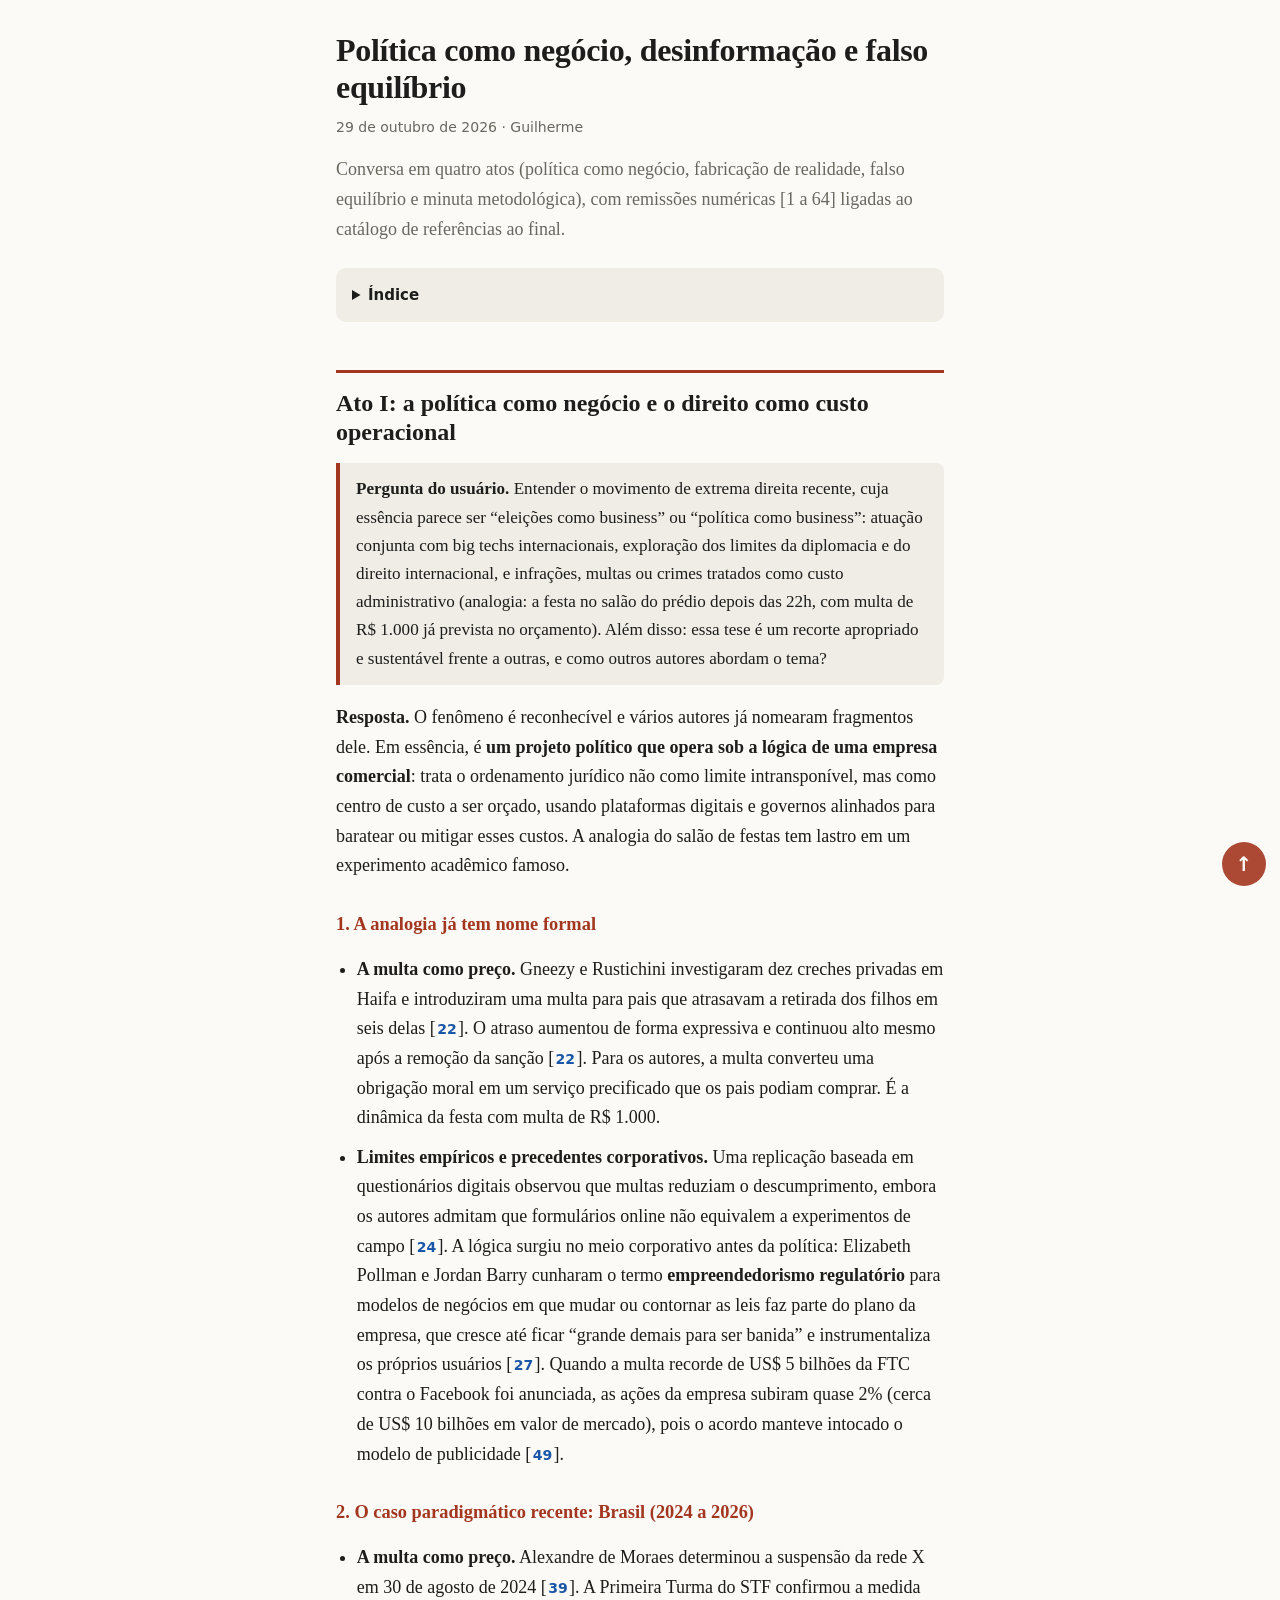
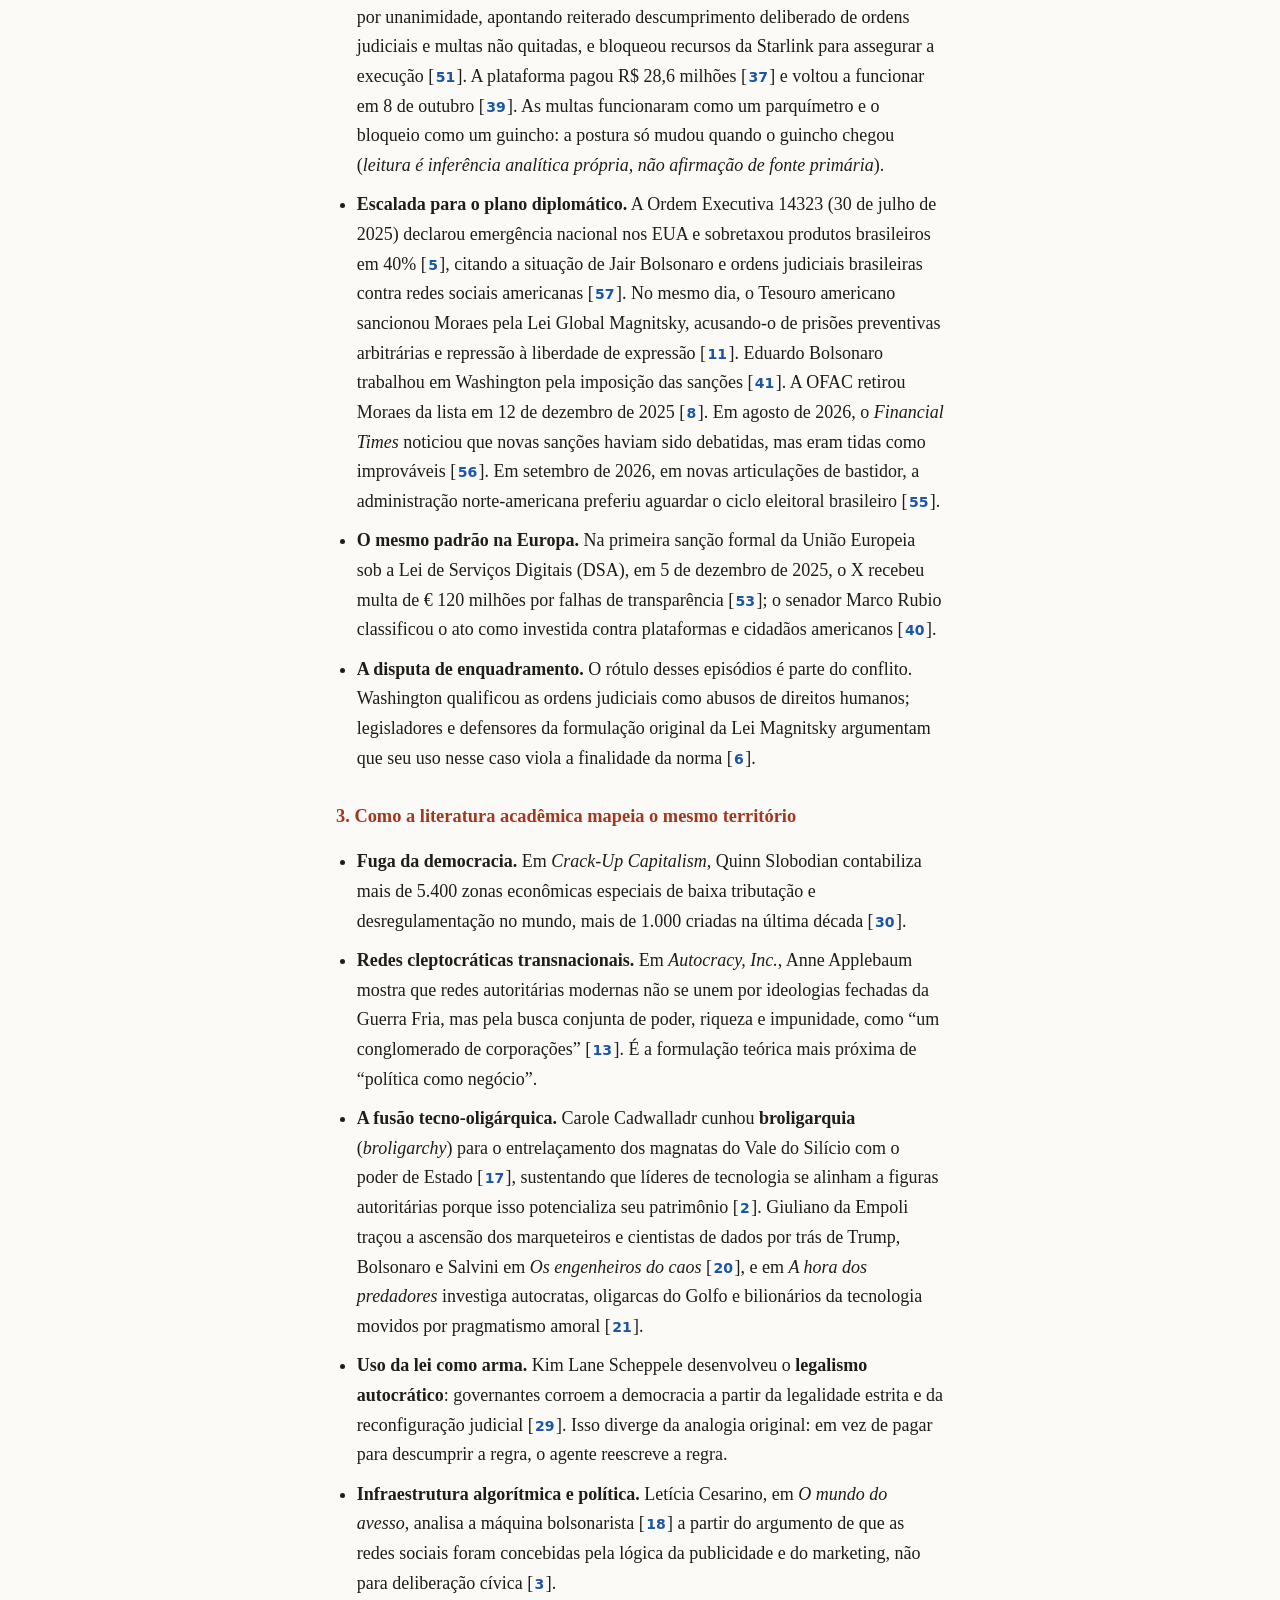
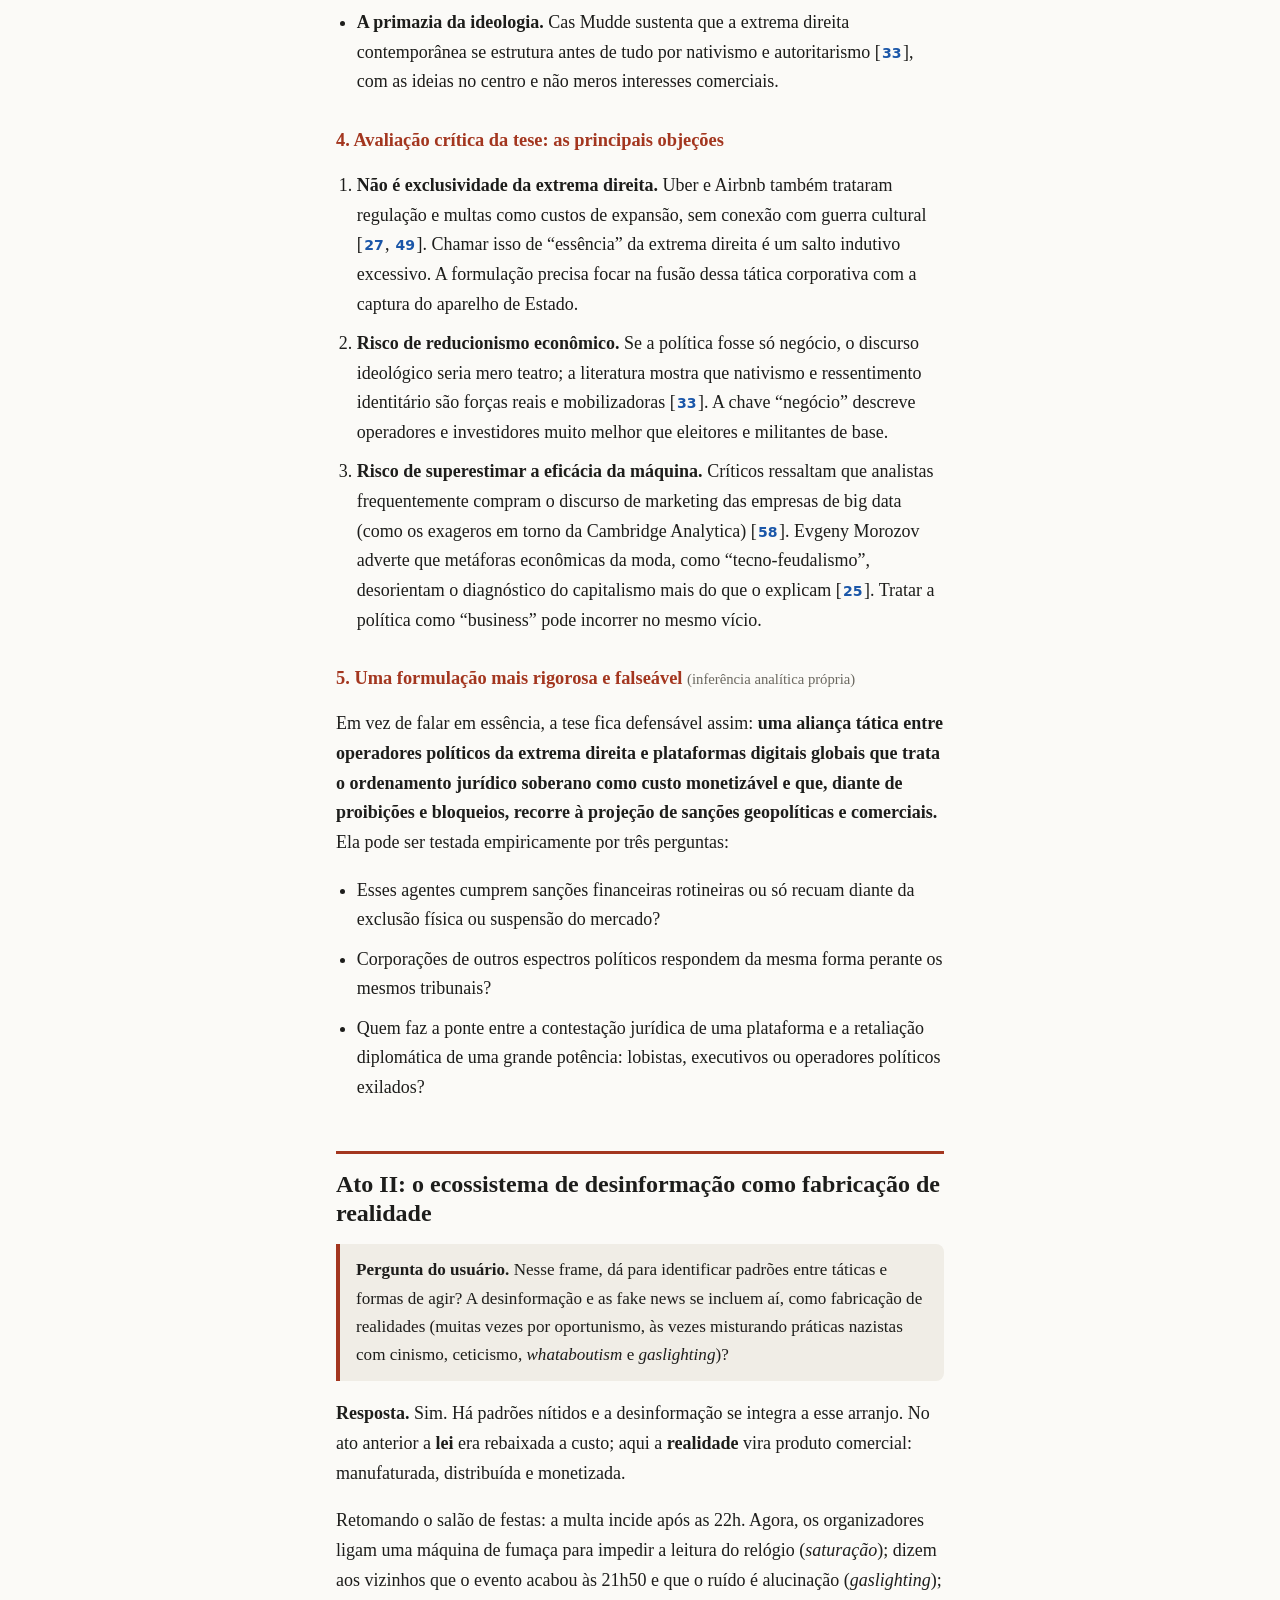
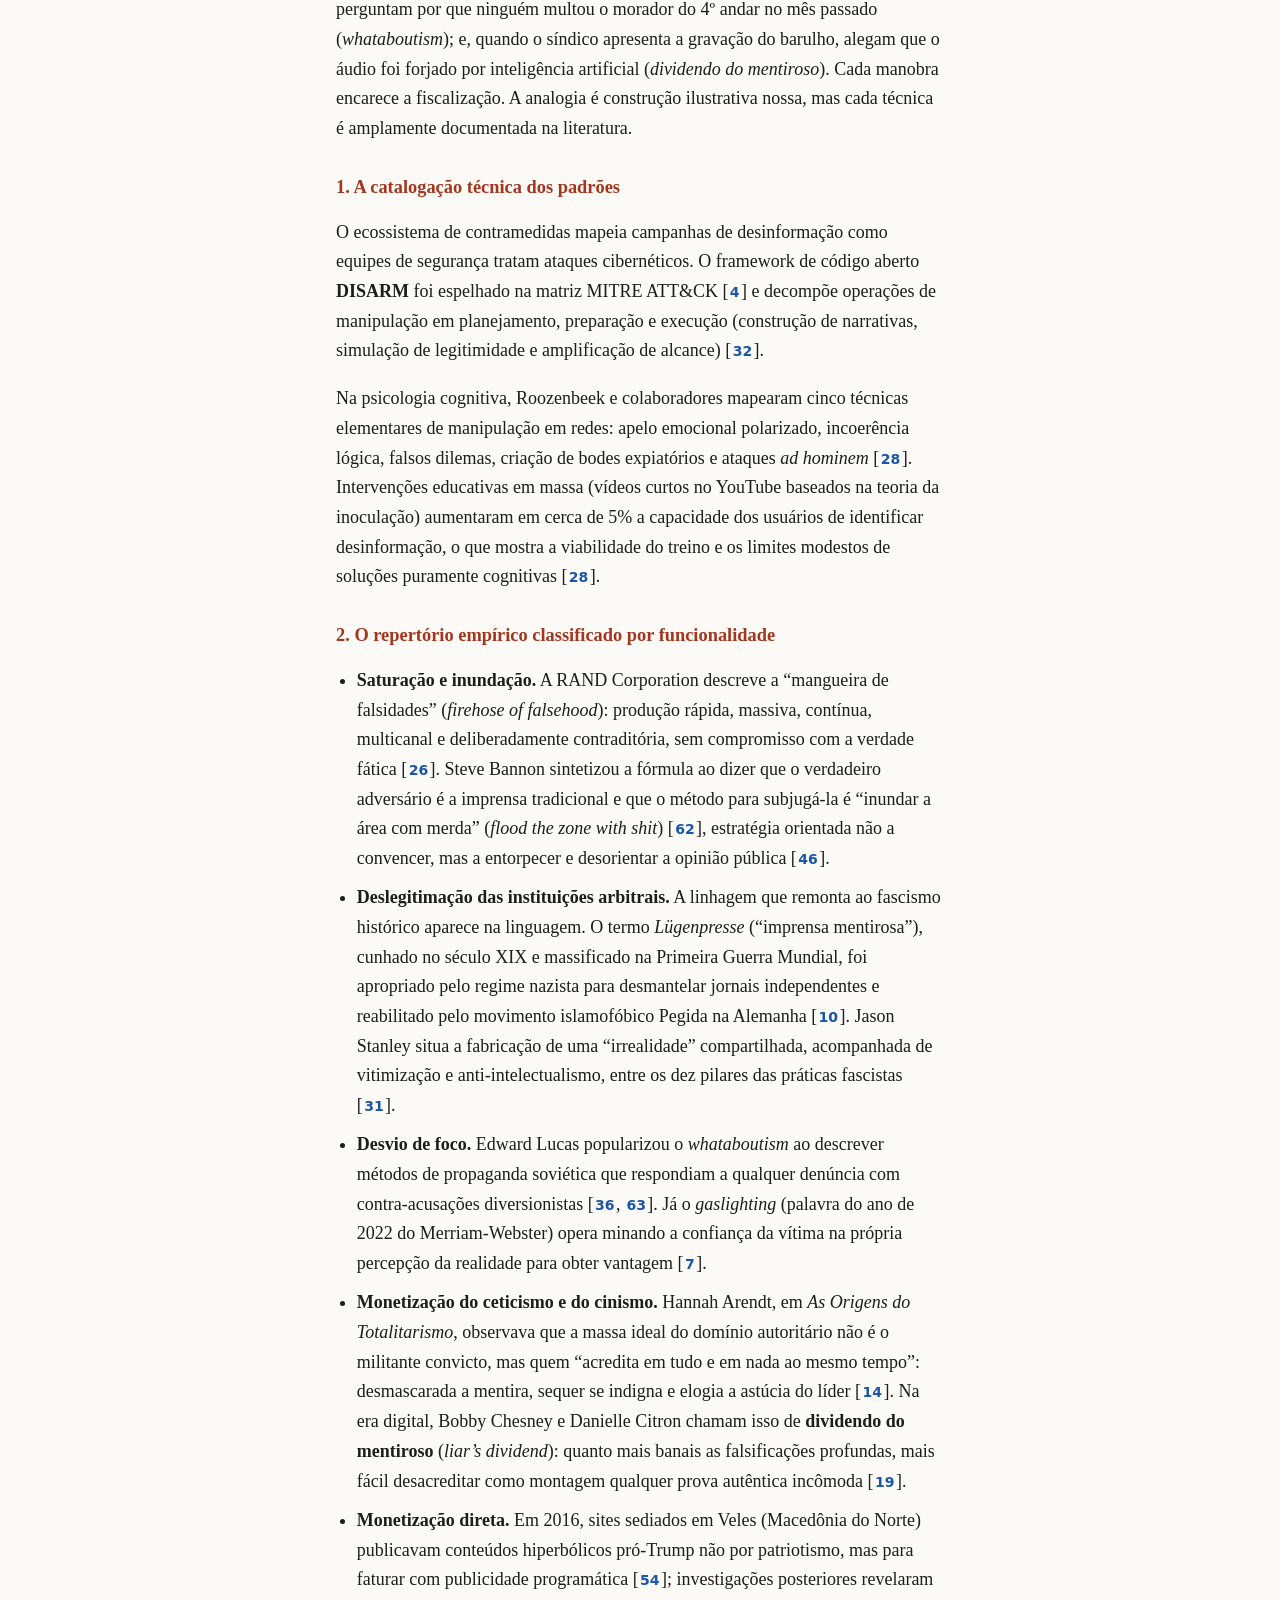
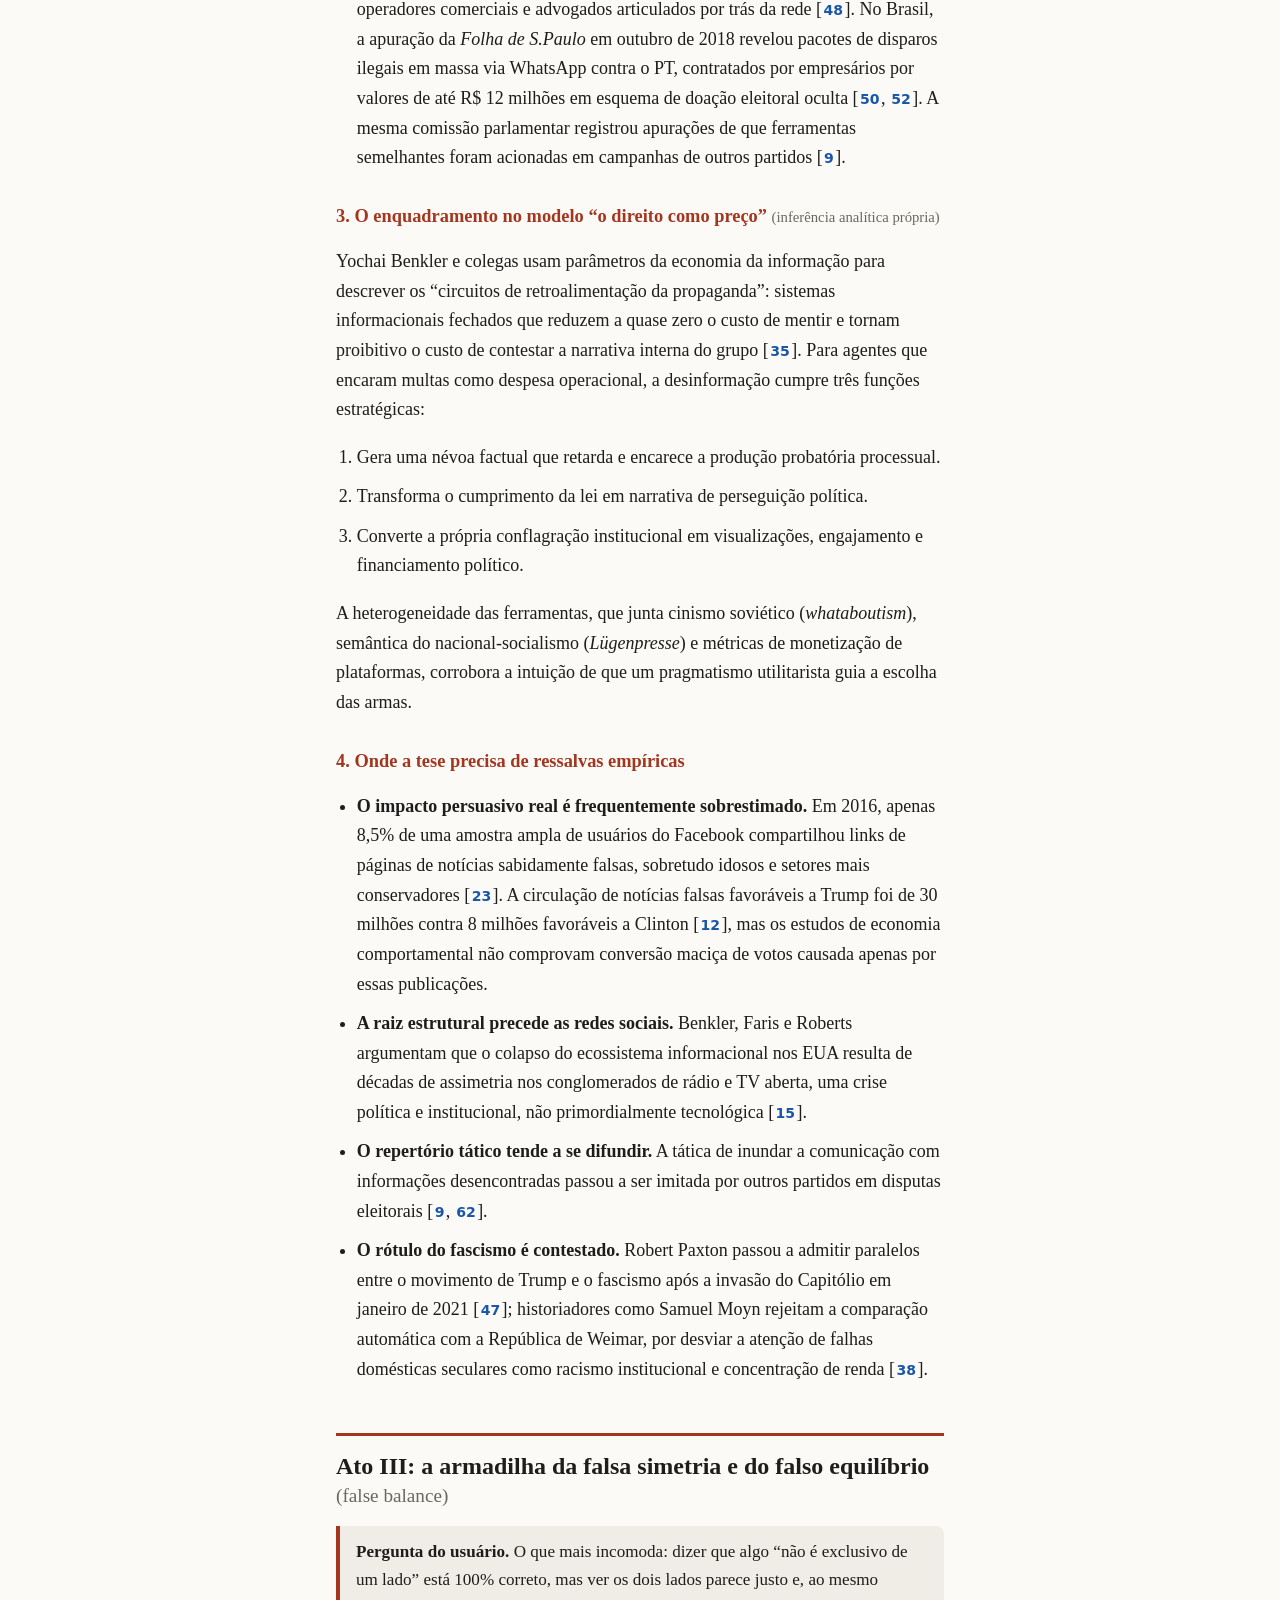
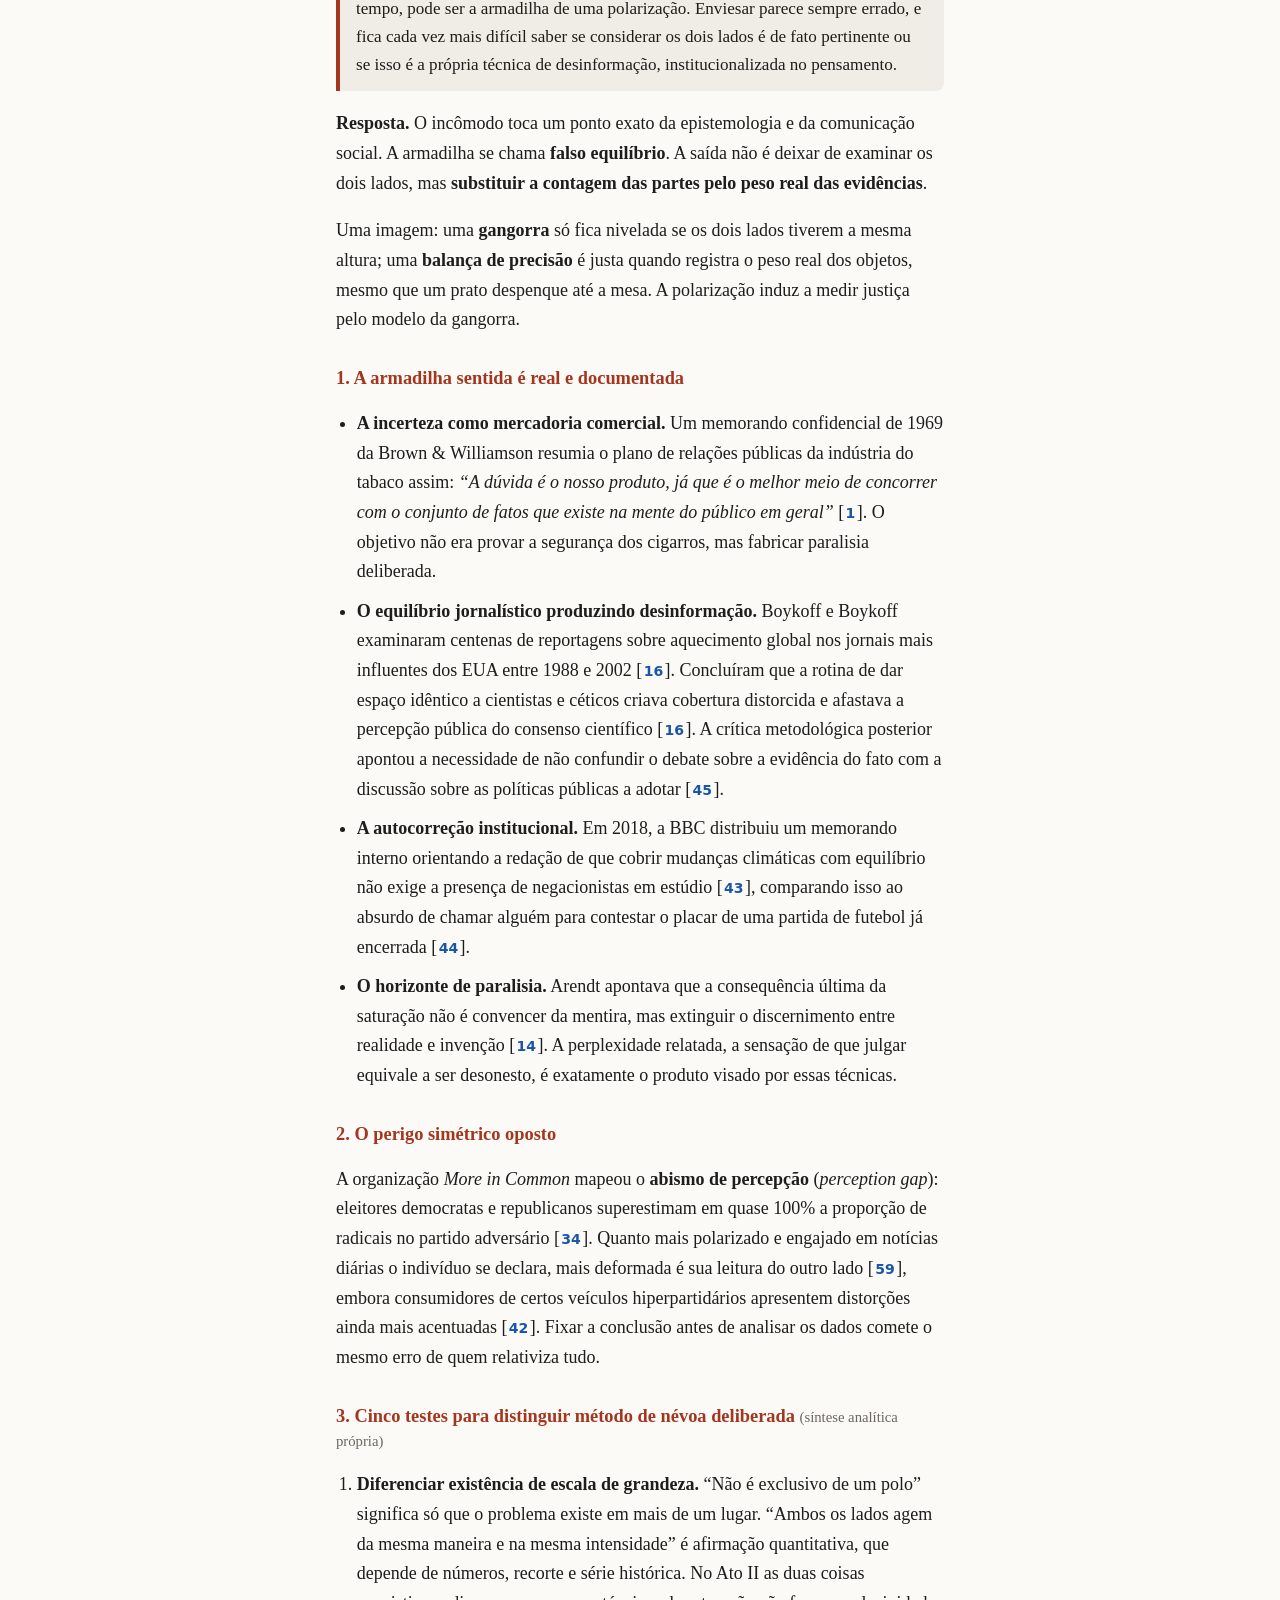
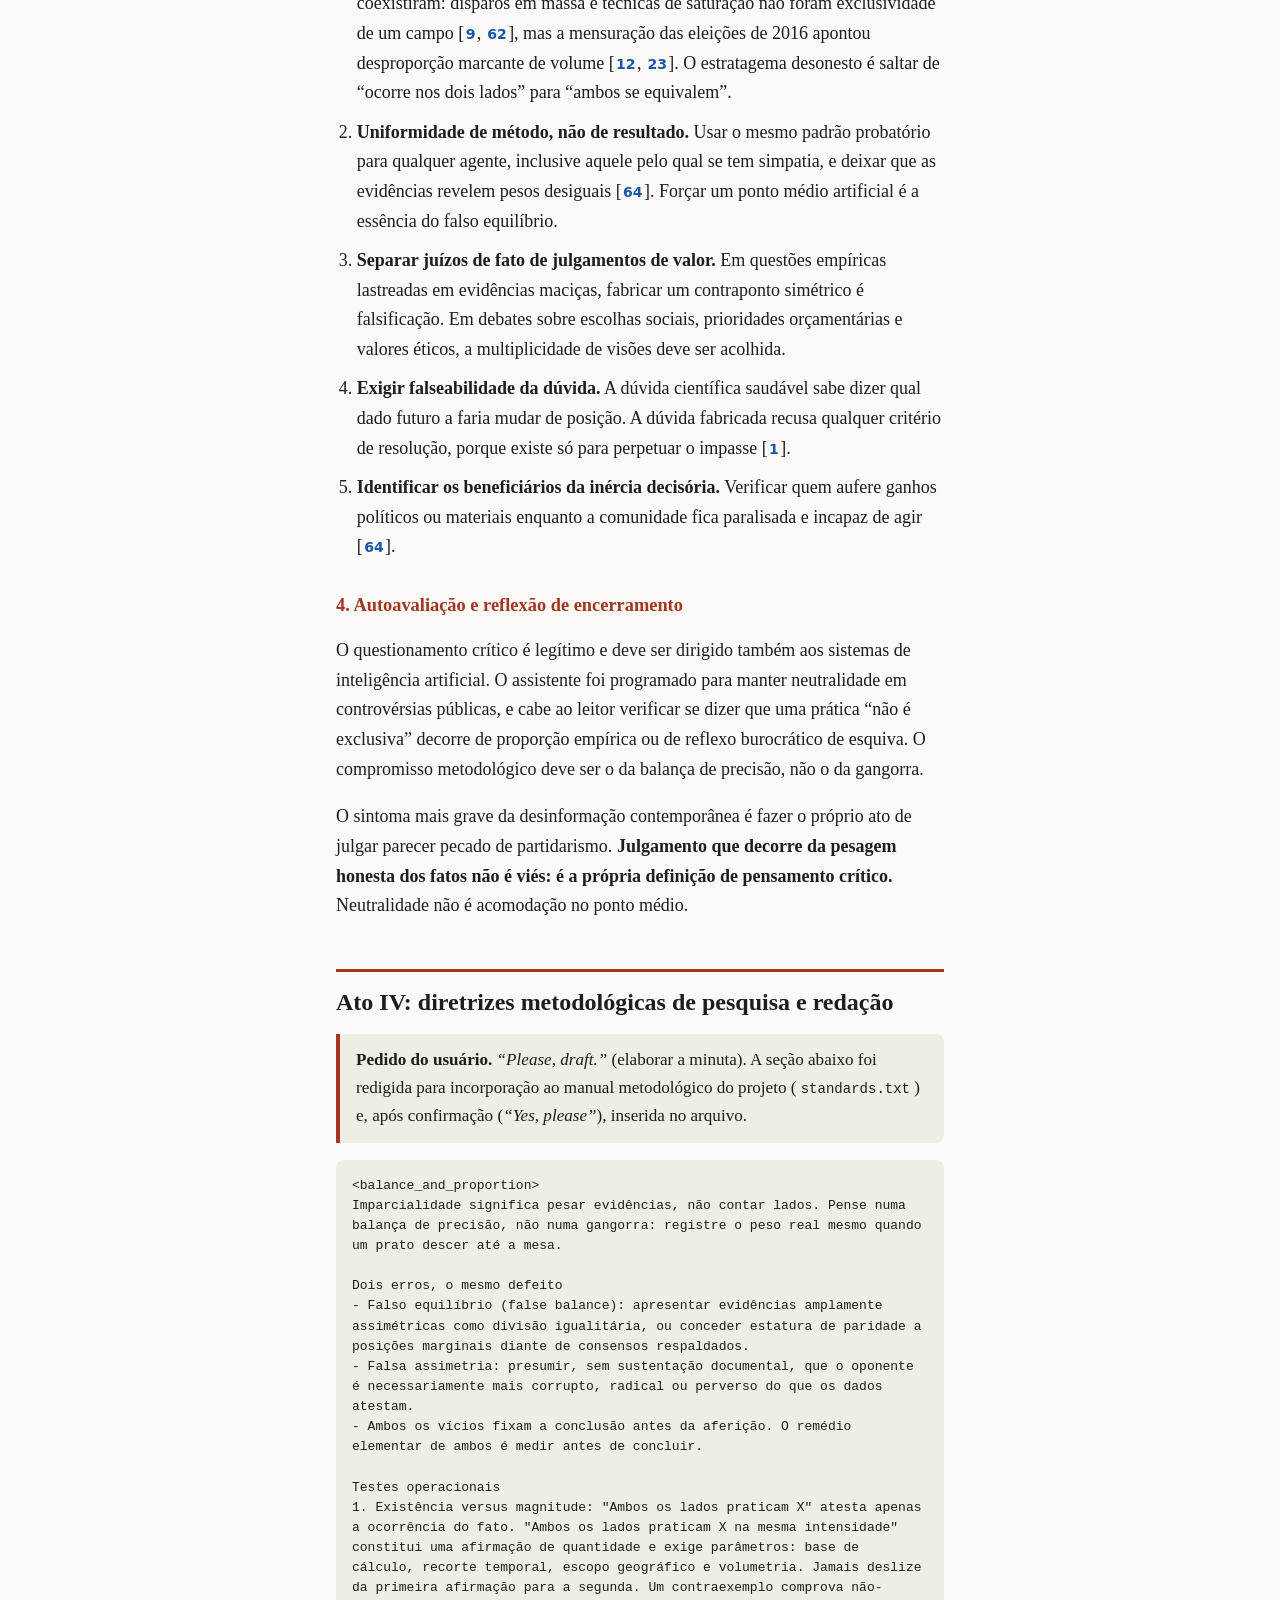
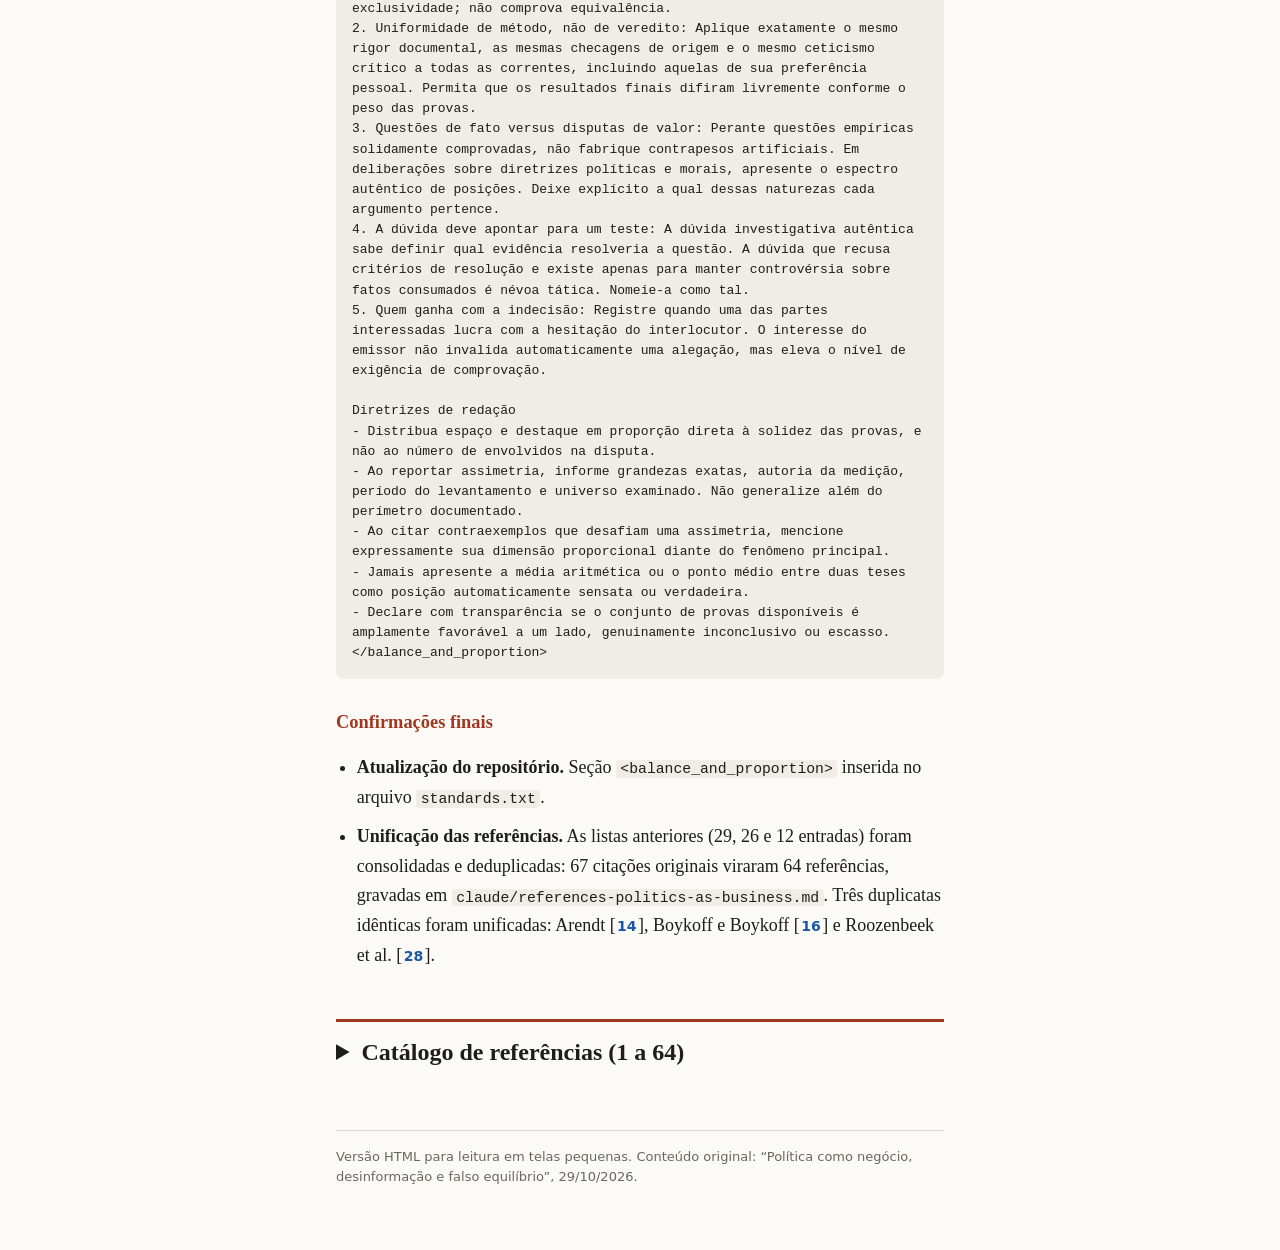
<file: politica-como-negocio/index.html>
<!doctype html>
<html lang="pt-BR">
<head>
<meta charset="utf-8">
<meta name="viewport" content="width=device-width, initial-scale=1">
<title>Política como negócio, desinformação e falso equilíbrio</title>
<meta name="description" content="Conversa em quatro atos sobre política como negócio, fabricação de realidade, falso equilíbrio e minuta metodológica, com 64 referências.">
<meta name="color-scheme" content="light dark">
<style>
:root{--bg:#fbfaf7;--fg:#1d1d1b;--muted:#6a675f;--accent:#a3361f;--card:#f0ede6;--line:#dcd8cd;--link:#1a56a8}
@media (prefers-color-scheme:dark){:root{--bg:#171715;--fg:#ebe8e0;--muted:#a09c91;--accent:#f08a6c;--card:#232320;--line:#363530;--link:#8db8f2}}
*{box-sizing:border-box}
html{scroll-behavior:smooth;-webkit-text-size-adjust:100%}
body{margin:0;background:var(--bg);color:var(--fg);font:18px/1.65 Georgia,"Iowan Old Style",serif}
main{max-width:40rem;margin:0 auto;padding:0 16px 4rem}
h1{font-size:2rem;line-height:1.15;margin:2rem 0 .75rem;letter-spacing:-.01em}
h2{font-size:1.5rem;line-height:1.2;margin:0 0 1rem;padding-top:1rem;border-top:3px solid var(--accent)}
h3{font-size:1.15rem;line-height:1.3;margin:2rem 0 .5rem;color:var(--accent)}
small{font-weight:400;color:var(--muted);font-size:.8em}
section{margin-top:3rem;scroll-margin-top:1rem}
p,li{overflow-wrap:break-word}
li{margin:.6rem 0}
ul,ol{padding-left:1.3rem}
a{color:var(--link)}
.meta{color:var(--muted);font:14px/1.4 system-ui,sans-serif;margin:0 0 1rem}
.lede{color:var(--muted)}
.q{background:var(--card);border-left:4px solid var(--accent);padding:.75rem 1rem;border-radius:0 8px 8px 0;font-size:.95em}
nav{background:var(--card);border-radius:10px;padding:.5rem 1rem;margin:1.5rem 0;font-family:system-ui,sans-serif;font-size:15px}
nav summary{cursor:pointer;font-weight:600;padding:.4rem 0}
nav ol{list-style:none;padding:0;margin:.25rem 0 .5rem}
nav li{margin:0;border-top:1px solid var(--line)}
nav a{display:block;padding:.7rem 0;text-decoration:none;color:var(--fg)}
nav a span{display:inline-block;min-width:3.6rem;color:var(--accent);font-weight:700}
a.c{text-decoration:none;font:600 .78em system-ui,sans-serif;padding:0 .1em}
a.c:target,li:target{background:rgba(240,180,60,.3)}
pre{background:var(--card);border-radius:8px;padding:1rem;font:13px/1.55 ui-monospace,Menlo,Consolas,monospace;white-space:pre-wrap;overflow-wrap:break-word;overflow:hidden}
code{background:var(--card);padding:.05em .3em;border-radius:4px;font:.82em ui-monospace,Menlo,Consolas,monospace;overflow-wrap:anywhere}
.refs{font:15px/1.5 system-ui,sans-serif;word-break:break-word}
.refs li{margin:.8rem 0;scroll-margin-top:1rem}
ul.refs{list-style:none;padding:0}
.note{font:14px/1.5 system-ui,sans-serif;color:var(--muted)}
#referencias summary{cursor:pointer;font-size:1.5rem;font-weight:700;padding:1rem 0;border-top:3px solid var(--accent);line-height:1.2}
footer{margin-top:3rem;border-top:1px solid var(--line);padding-top:1rem;font:13px/1.5 system-ui,sans-serif;color:var(--muted)}
.top{position:fixed;right:14px;bottom:14px;width:44px;height:44px;border-radius:50%;background:var(--accent);color:var(--bg);display:grid;place-items:center;text-decoration:none;font:700 20px system-ui;opacity:.9}
</style>
</head>
<body>
<main>
<header>
<h1>Política como negócio, desinformação e falso equilíbrio</h1>
<p class="meta">29 de outubro de 2026 · Guilherme</p>
<p class="lede">Conversa em quatro atos (política como negócio, fabricação de realidade, falso equilíbrio e minuta metodológica), com remissões numéricas [1 a 64] ligadas ao catálogo de referências ao final.</p>
</header>
<nav><details><summary>Índice</summary><ol>
<li><a href="#ato-1"><span>Ato I</span>A política como negócio</a></li>
<li><a href="#ato-2"><span>Ato II</span>Desinformação como fabricação de realidade</a></li>
<li><a href="#ato-3"><span>Ato III</span>Falso equilíbrio</a></li>
<li><a href="#ato-4"><span>Ato IV</span>Diretrizes metodológicas</a></li>
<li><a href="#referencias"><span>Refs.</span>Catálogo de 64 referências</a></li>
</ol></details></nav>
<section id="ato-1">
<h2>Ato I: a política como negócio e o direito como custo operacional</h2>
<p class="q"><b>Pergunta do usuário.</b> Entender o movimento de extrema direita recente, cuja essência parece ser “eleições como business” ou “política como business”: atuação conjunta com big techs internacionais, exploração dos limites da diplomacia e do direito internacional, e infrações, multas ou crimes tratados como custo administrativo (analogia: a festa no salão do prédio depois das 22h, com multa de R$ 1.000 já prevista no orçamento). Além disso: essa tese é um recorte apropriado e sustentável frente a outras, e como outros autores abordam o tema?</p>
<p><b>Resposta.</b> O fenômeno é reconhecível e vários autores já nomearam fragmentos dele. Em essência, é <b>um projeto político que opera sob a lógica de uma empresa comercial</b>: trata o ordenamento jurídico não como limite intransponível, mas como centro de custo a ser orçado, usando plataformas digitais e governos alinhados para baratear ou mitigar esses custos. A analogia do salão de festas tem lastro em um experimento acadêmico famoso.</p>

<h3>1. A analogia já tem nome formal</h3>
<ul>
<li><b>A multa como preço.</b> Gneezy e Rustichini investigaram dez creches privadas em Haifa e introduziram uma multa para pais que atrasavam a retirada dos filhos em seis delas [<a class="c" href="#r22">22</a>]. O atraso aumentou de forma expressiva e continuou alto mesmo após a remoção da sanção [<a class="c" href="#r22">22</a>]. Para os autores, a multa converteu uma obrigação moral em um serviço precificado que os pais podiam comprar. É a dinâmica da festa com multa de R$ 1.000.</li>
<li><b>Limites empíricos e precedentes corporativos.</b> Uma replicação baseada em questionários digitais observou que multas reduziam o descumprimento, embora os autores admitam que formulários online não equivalem a experimentos de campo [<a class="c" href="#r24">24</a>]. A lógica surgiu no meio corporativo antes da política: Elizabeth Pollman e Jordan Barry cunharam o termo <b>empreendedorismo regulatório</b> para modelos de negócios em que mudar ou contornar as leis faz parte do plano da empresa, que cresce até ficar “grande demais para ser banida” e instrumentaliza os próprios usuários [<a class="c" href="#r27">27</a>]. Quando a multa recorde de US$ 5 bilhões da FTC contra o Facebook foi anunciada, as ações da empresa subiram quase 2% (cerca de US$ 10 bilhões em valor de mercado), pois o acordo manteve intocado o modelo de publicidade [<a class="c" href="#r49">49</a>].</li>
</ul>

<h3>2. O caso paradigmático recente: Brasil (2024 a 2026)</h3>
<ul>
<li><b>A multa como preço.</b> Alexandre de Moraes determinou a suspensão da rede X em 30 de agosto de 2024 [<a class="c" href="#r39">39</a>]. A Primeira Turma do STF confirmou a medida por unanimidade, apontando reiterado descumprimento deliberado de ordens judiciais e multas não quitadas, e bloqueou recursos da Starlink para assegurar a execução [<a class="c" href="#r51">51</a>]. A plataforma pagou R$ 28,6 milhões [<a class="c" href="#r37">37</a>] e voltou a funcionar em 8 de outubro [<a class="c" href="#r39">39</a>]. As multas funcionaram como um parquímetro e o bloqueio como um guincho: a postura só mudou quando o guincho chegou (<i>leitura é inferência analítica própria, não afirmação de fonte primária</i>).</li>
<li><b>Escalada para o plano diplomático.</b> A Ordem Executiva 14323 (30 de julho de 2025) declarou emergência nacional nos EUA e sobretaxou produtos brasileiros em 40% [<a class="c" href="#r5">5</a>], citando a situação de Jair Bolsonaro e ordens judiciais brasileiras contra redes sociais americanas [<a class="c" href="#r57">57</a>]. No mesmo dia, o Tesouro americano sancionou Moraes pela Lei Global Magnitsky, acusando-o de prisões preventivas arbitrárias e repressão à liberdade de expressão [<a class="c" href="#r11">11</a>]. Eduardo Bolsonaro trabalhou em Washington pela imposição das sanções [<a class="c" href="#r41">41</a>]. A OFAC retirou Moraes da lista em 12 de dezembro de 2025 [<a class="c" href="#r8">8</a>]. Em agosto de 2026, o <i>Financial Times</i> noticiou que novas sanções haviam sido debatidas, mas eram tidas como improváveis [<a class="c" href="#r56">56</a>]. Em setembro de 2026, em novas articulações de bastidor, a administração norte-americana preferiu aguardar o ciclo eleitoral brasileiro [<a class="c" href="#r55">55</a>].</li>
<li><b>O mesmo padrão na Europa.</b> Na primeira sanção formal da União Europeia sob a Lei de Serviços Digitais (DSA), em 5 de dezembro de 2025, o X recebeu multa de € 120 milhões por falhas de transparência [<a class="c" href="#r53">53</a>]; o senador Marco Rubio classificou o ato como investida contra plataformas e cidadãos americanos [<a class="c" href="#r40">40</a>].</li>
<li><b>A disputa de enquadramento.</b> O rótulo desses episódios é parte do conflito. Washington qualificou as ordens judiciais como abusos de direitos humanos; legisladores e defensores da formulação original da Lei Magnitsky argumentam que seu uso nesse caso viola a finalidade da norma [<a class="c" href="#r6">6</a>].</li>
</ul>

<h3>3. Como a literatura acadêmica mapeia o mesmo território</h3>
<ul>
<li><b>Fuga da democracia.</b> Em <i>Crack-Up Capitalism</i>, Quinn Slobodian contabiliza mais de 5.400 zonas econômicas especiais de baixa tributação e desregulamentação no mundo, mais de 1.000 criadas na última década [<a class="c" href="#r30">30</a>].</li>
<li><b>Redes cleptocráticas transnacionais.</b> Em <i>Autocracy, Inc.</i>, Anne Applebaum mostra que redes autoritárias modernas não se unem por ideologias fechadas da Guerra Fria, mas pela busca conjunta de poder, riqueza e impunidade, como “um conglomerado de corporações” [<a class="c" href="#r13">13</a>]. É a formulação teórica mais próxima de “política como negócio”.</li>
<li><b>A fusão tecno-oligárquica.</b> Carole Cadwalladr cunhou <b>broligarquia</b> (<i>broligarchy</i>) para o entrelaçamento dos magnatas do Vale do Silício com o poder de Estado [<a class="c" href="#r17">17</a>], sustentando que líderes de tecnologia se alinham a figuras autoritárias porque isso potencializa seu patrimônio [<a class="c" href="#r2">2</a>]. Giuliano da Empoli traçou a ascensão dos marqueteiros e cientistas de dados por trás de Trump, Bolsonaro e Salvini em <i>Os engenheiros do caos</i> [<a class="c" href="#r20">20</a>], e em <i>A hora dos predadores</i> investiga autocratas, oligarcas do Golfo e bilionários da tecnologia movidos por pragmatismo amoral [<a class="c" href="#r21">21</a>].</li>
<li><b>Uso da lei como arma.</b> Kim Lane Scheppele desenvolveu o <b>legalismo autocrático</b>: governantes corroem a democracia a partir da legalidade estrita e da reconfiguração judicial [<a class="c" href="#r29">29</a>]. Isso diverge da analogia original: em vez de pagar para descumprir a regra, o agente reescreve a regra.</li>
<li><b>Infraestrutura algorítmica e política.</b> Letícia Cesarino, em <i>O mundo do avesso</i>, analisa a máquina bolsonarista [<a class="c" href="#r18">18</a>] a partir do argumento de que as redes sociais foram concebidas pela lógica da publicidade e do marketing, não para deliberação cívica [<a class="c" href="#r3">3</a>].</li>
<li><b>A primazia da ideologia.</b> Cas Mudde sustenta que a extrema direita contemporânea se estrutura antes de tudo por nativismo e autoritarismo [<a class="c" href="#r33">33</a>], com as ideias no centro e não meros interesses comerciais.</li>
</ul>

<h3>4. Avaliação crítica da tese: as principais objeções</h3>
<ol>
<li><b>Não é exclusividade da extrema direita.</b> Uber e Airbnb também trataram regulação e multas como custos de expansão, sem conexão com guerra cultural [<a class="c" href="#r27">27</a>, <a class="c" href="#r49">49</a>]. Chamar isso de “essência” da extrema direita é um salto indutivo excessivo. A formulação precisa focar na fusão dessa tática corporativa com a captura do aparelho de Estado.</li>
<li><b>Risco de reducionismo econômico.</b> Se a política fosse só negócio, o discurso ideológico seria mero teatro; a literatura mostra que nativismo e ressentimento identitário são forças reais e mobilizadoras [<a class="c" href="#r33">33</a>]. A chave “negócio” descreve operadores e investidores muito melhor que eleitores e militantes de base.</li>
<li><b>Risco de superestimar a eficácia da máquina.</b> Críticos ressaltam que analistas frequentemente compram o discurso de marketing das empresas de big data (como os exageros em torno da Cambridge Analytica) [<a class="c" href="#r58">58</a>]. Evgeny Morozov adverte que metáforas econômicas da moda, como “tecno-feudalismo”, desorientam o diagnóstico do capitalismo mais do que o explicam [<a class="c" href="#r25">25</a>]. Tratar a política como “business” pode incorrer no mesmo vício.</li>
</ol>

<h3>5. Uma formulação mais rigorosa e falseável <small>(inferência analítica própria)</small></h3>
<p>Em vez de falar em essência, a tese fica defensável assim: <b>uma aliança tática entre operadores políticos da extrema direita e plataformas digitais globais que trata o ordenamento jurídico soberano como custo monetizável e que, diante de proibições e bloqueios, recorre à projeção de sanções geopolíticas e comerciais.</b> Ela pode ser testada empiricamente por três perguntas:</p>
<ul>
<li>Esses agentes cumprem sanções financeiras rotineiras ou só recuam diante da exclusão física ou suspensão do mercado?</li>
<li>Corporações de outros espectros políticos respondem da mesma forma perante os mesmos tribunais?</li>
<li>Quem faz a ponte entre a contestação jurídica de uma plataforma e a retaliação diplomática de uma grande potência: lobistas, executivos ou operadores políticos exilados?</li>
</ul>
</section>

<section id="ato-2">
<h2>Ato II: o ecossistema de desinformação como fabricação de realidade</h2>
<p class="q"><b>Pergunta do usuário.</b> Nesse frame, dá para identificar padrões entre táticas e formas de agir? A desinformação e as fake news se incluem aí, como fabricação de realidades (muitas vezes por oportunismo, às vezes misturando práticas nazistas com cinismo, ceticismo, <i>whataboutism</i> e <i>gaslighting</i>)?</p>
<p><b>Resposta.</b> Sim. Há padrões nítidos e a desinformação se integra a esse arranjo. No ato anterior a <b>lei</b> era rebaixada a custo; aqui a <b>realidade</b> vira produto comercial: manufaturada, distribuída e monetizada.</p>
<p>Retomando o salão de festas: a multa incide após as 22h. Agora, os organizadores ligam uma máquina de fumaça para impedir a leitura do relógio (<i>saturação</i>); dizem aos vizinhos que o evento acabou às 21h50 e que o ruído é alucinação (<i>gaslighting</i>); perguntam por que ninguém multou o morador do 4º andar no mês passado (<i>whataboutism</i>); e, quando o síndico apresenta a gravação do barulho, alegam que o áudio foi forjado por inteligência artificial (<i>dividendo do mentiroso</i>). Cada manobra encarece a fiscalização. A analogia é construção ilustrativa nossa, mas cada técnica é amplamente documentada na literatura.</p>

<h3>1. A catalogação técnica dos padrões</h3>
<p>O ecossistema de contramedidas mapeia campanhas de desinformação como equipes de segurança tratam ataques cibernéticos. O framework de código aberto <b>DISARM</b> foi espelhado na matriz MITRE ATT&amp;CK [<a class="c" href="#r4">4</a>] e decompõe operações de manipulação em planejamento, preparação e execução (construção de narrativas, simulação de legitimidade e amplificação de alcance) [<a class="c" href="#r32">32</a>].</p>
<p>Na psicologia cognitiva, Roozenbeek e colaboradores mapearam cinco técnicas elementares de manipulação em redes: apelo emocional polarizado, incoerência lógica, falsos dilemas, criação de bodes expiatórios e ataques <i>ad hominem</i> [<a class="c" href="#r28">28</a>]. Intervenções educativas em massa (vídeos curtos no YouTube baseados na teoria da inoculação) aumentaram em cerca de 5% a capacidade dos usuários de identificar desinformação, o que mostra a viabilidade do treino e os limites modestos de soluções puramente cognitivas [<a class="c" href="#r28">28</a>].</p>

<h3>2. O repertório empírico classificado por funcionalidade</h3>
<ul>
<li><b>Saturação e inundação.</b> A RAND Corporation descreve a “mangueira de falsidades” (<i>firehose of falsehood</i>): produção rápida, massiva, contínua, multicanal e deliberadamente contraditória, sem compromisso com a verdade fática [<a class="c" href="#r26">26</a>]. Steve Bannon sintetizou a fórmula ao dizer que o verdadeiro adversário é a imprensa tradicional e que o método para subjugá-la é “inundar a área com merda” (<i>flood the zone with shit</i>) [<a class="c" href="#r62">62</a>], estratégia orientada não a convencer, mas a entorpecer e desorientar a opinião pública [<a class="c" href="#r46">46</a>].</li>
<li><b>Deslegitimação das instituições arbitrais.</b> A linhagem que remonta ao fascismo histórico aparece na linguagem. O termo <i>Lügenpresse</i> (“imprensa mentirosa”), cunhado no século XIX e massificado na Primeira Guerra Mundial, foi apropriado pelo regime nazista para desmantelar jornais independentes e reabilitado pelo movimento islamofóbico Pegida na Alemanha [<a class="c" href="#r10">10</a>]. Jason Stanley situa a fabricação de uma “irrealidade” compartilhada, acompanhada de vitimização e anti-intelectualismo, entre os dez pilares das práticas fascistas [<a class="c" href="#r31">31</a>].</li>
<li><b>Desvio de foco.</b> Edward Lucas popularizou o <i>whataboutism</i> ao descrever métodos de propaganda soviética que respondiam a qualquer denúncia com contra-acusações diversionistas [<a class="c" href="#r36">36</a>, <a class="c" href="#r63">63</a>]. Já o <i>gaslighting</i> (palavra do ano de 2022 do Merriam-Webster) opera minando a confiança da vítima na própria percepção da realidade para obter vantagem [<a class="c" href="#r7">7</a>].</li>
<li><b>Monetização do ceticismo e do cinismo.</b> Hannah Arendt, em <i>As Origens do Totalitarismo</i>, observava que a massa ideal do domínio autoritário não é o militante convicto, mas quem “acredita em tudo e em nada ao mesmo tempo”: desmascarada a mentira, sequer se indigna e elogia a astúcia do líder [<a class="c" href="#r14">14</a>]. Na era digital, Bobby Chesney e Danielle Citron chamam isso de <b>dividendo do mentiroso</b> (<i>liar’s dividend</i>): quanto mais banais as falsificações profundas, mais fácil desacreditar como montagem qualquer prova autêntica incômoda [<a class="c" href="#r19">19</a>].</li>
<li><b>Monetização direta.</b> Em 2016, sites sediados em Veles (Macedônia do Norte) publicavam conteúdos hiperbólicos pró-Trump não por patriotismo, mas para faturar com publicidade programática [<a class="c" href="#r54">54</a>]; investigações posteriores revelaram operadores comerciais e advogados articulados por trás da rede [<a class="c" href="#r48">48</a>]. No Brasil, a apuração da <i>Folha de S.Paulo</i> em outubro de 2018 revelou pacotes de disparos ilegais em massa via WhatsApp contra o PT, contratados por empresários por valores de até R$ 12 milhões em esquema de doação eleitoral oculta [<a class="c" href="#r50">50</a>, <a class="c" href="#r52">52</a>]. A mesma comissão parlamentar registrou apurações de que ferramentas semelhantes foram acionadas em campanhas de outros partidos [<a class="c" href="#r9">9</a>].</li>
</ul>

<h3>3. O enquadramento no modelo “o direito como preço” <small>(inferência analítica própria)</small></h3>
<p>Yochai Benkler e colegas usam parâmetros da economia da informação para descrever os “circuitos de retroalimentação da propaganda”: sistemas informacionais fechados que reduzem a quase zero o custo de mentir e tornam proibitivo o custo de contestar a narrativa interna do grupo [<a class="c" href="#r35">35</a>]. Para agentes que encaram multas como despesa operacional, a desinformação cumpre três funções estratégicas:</p>
<ol>
<li>Gera uma névoa factual que retarda e encarece a produção probatória processual.</li>
<li>Transforma o cumprimento da lei em narrativa de perseguição política.</li>
<li>Converte a própria conflagração institucional em visualizações, engajamento e financiamento político.</li>
</ol>
<p>A heterogeneidade das ferramentas, que junta cinismo soviético (<i>whataboutism</i>), semântica do nacional-socialismo (<i>Lügenpresse</i>) e métricas de monetização de plataformas, corrobora a intuição de que um pragmatismo utilitarista guia a escolha das armas.</p>

<h3>4. Onde a tese precisa de ressalvas empíricas</h3>
<ul>
<li><b>O impacto persuasivo real é frequentemente sobrestimado.</b> Em 2016, apenas 8,5% de uma amostra ampla de usuários do Facebook compartilhou links de páginas de notícias sabidamente falsas, sobretudo idosos e setores mais conservadores [<a class="c" href="#r23">23</a>]. A circulação de notícias falsas favoráveis a Trump foi de 30 milhões contra 8 milhões favoráveis a Clinton [<a class="c" href="#r12">12</a>], mas os estudos de economia comportamental não comprovam conversão maciça de votos causada apenas por essas publicações.</li>
<li><b>A raiz estrutural precede as redes sociais.</b> Benkler, Faris e Roberts argumentam que o colapso do ecossistema informacional nos EUA resulta de décadas de assimetria nos conglomerados de rádio e TV aberta, uma crise política e institucional, não primordialmente tecnológica [<a class="c" href="#r15">15</a>].</li>
<li><b>O repertório tático tende a se difundir.</b> A tática de inundar a comunicação com informações desencontradas passou a ser imitada por outros partidos em disputas eleitorais [<a class="c" href="#r9">9</a>, <a class="c" href="#r62">62</a>].</li>
<li><b>O rótulo do fascismo é contestado.</b> Robert Paxton passou a admitir paralelos entre o movimento de Trump e o fascismo após a invasão do Capitólio em janeiro de 2021 [<a class="c" href="#r47">47</a>]; historiadores como Samuel Moyn rejeitam a comparação automática com a República de Weimar, por desviar a atenção de falhas domésticas seculares como racismo institucional e concentração de renda [<a class="c" href="#r38">38</a>].</li>
</ul>
</section>

<section id="ato-3">
<h2>Ato III: a armadilha da falsa simetria e do falso equilíbrio <small>(false balance)</small></h2>
<p class="q"><b>Pergunta do usuário.</b> O que mais incomoda: dizer que algo “não é exclusivo de um lado” está 100% correto, mas ver os dois lados parece justo e, ao mesmo tempo, pode ser a armadilha de uma polarização. Enviesar parece sempre errado, e fica cada vez mais difícil saber se considerar os dois lados é de fato pertinente ou se isso é a própria técnica de desinformação, institucionalizada no pensamento.</p>
<p><b>Resposta.</b> O incômodo toca um ponto exato da epistemologia e da comunicação social. A armadilha se chama <b>falso equilíbrio</b>. A saída não é deixar de examinar os dois lados, mas <b>substituir a contagem das partes pelo peso real das evidências</b>.</p>
<p>Uma imagem: uma <b>gangorra</b> só fica nivelada se os dois lados tiverem a mesma altura; uma <b>balança de precisão</b> é justa quando registra o peso real dos objetos, mesmo que um prato despenque até a mesa. A polarização induz a medir justiça pelo modelo da gangorra.</p>

<h3>1. A armadilha sentida é real e documentada</h3>
<ul>
<li><b>A incerteza como mercadoria comercial.</b> Um memorando confidencial de 1969 da Brown &amp; Williamson resumia o plano de relações públicas da indústria do tabaco assim: <i>“A dúvida é o nosso produto, já que é o melhor meio de concorrer com o conjunto de fatos que existe na mente do público em geral”</i> [<a class="c" href="#r1">1</a>]. O objetivo não era provar a segurança dos cigarros, mas fabricar paralisia deliberada.</li>
<li><b>O equilíbrio jornalístico produzindo desinformação.</b> Boykoff e Boykoff examinaram centenas de reportagens sobre aquecimento global nos jornais mais influentes dos EUA entre 1988 e 2002 [<a class="c" href="#r16">16</a>]. Concluíram que a rotina de dar espaço idêntico a cientistas e céticos criava cobertura distorcida e afastava a percepção pública do consenso científico [<a class="c" href="#r16">16</a>]. A crítica metodológica posterior apontou a necessidade de não confundir o debate sobre a evidência do fato com a discussão sobre as políticas públicas a adotar [<a class="c" href="#r45">45</a>].</li>
<li><b>A autocorreção institucional.</b> Em 2018, a BBC distribuiu um memorando interno orientando a redação de que cobrir mudanças climáticas com equilíbrio não exige a presença de negacionistas em estúdio [<a class="c" href="#r43">43</a>], comparando isso ao absurdo de chamar alguém para contestar o placar de uma partida de futebol já encerrada [<a class="c" href="#r44">44</a>].</li>
<li><b>O horizonte de paralisia.</b> Arendt apontava que a consequência última da saturação não é convencer da mentira, mas extinguir o discernimento entre realidade e invenção [<a class="c" href="#r14">14</a>]. A perplexidade relatada, a sensação de que julgar equivale a ser desonesto, é exatamente o produto visado por essas técnicas.</li>
</ul>

<h3>2. O perigo simétrico oposto</h3>
<p>A organização <i>More in Common</i> mapeou o <b>abismo de percepção</b> (<i>perception gap</i>): eleitores democratas e republicanos superestimam em quase 100% a proporção de radicais no partido adversário [<a class="c" href="#r34">34</a>]. Quanto mais polarizado e engajado em notícias diárias o indivíduo se declara, mais deformada é sua leitura do outro lado [<a class="c" href="#r59">59</a>], embora consumidores de certos veículos hiperpartidários apresentem distorções ainda mais acentuadas [<a class="c" href="#r42">42</a>]. Fixar a conclusão antes de analisar os dados comete o mesmo erro de quem relativiza tudo.</p>

<h3>3. Cinco testes para distinguir método de névoa deliberada <small>(síntese analítica própria)</small></h3>
<ol>
<li><b>Diferenciar existência de escala de grandeza.</b> “Não é exclusivo de um polo” significa só que o problema existe em mais de um lugar. “Ambos os lados agem da mesma maneira e na mesma intensidade” é afirmação quantitativa, que depende de números, recorte e série histórica. No Ato II as duas coisas coexistiram: disparos em massa e técnicas de saturação não foram exclusividade de um campo [<a class="c" href="#r9">9</a>, <a class="c" href="#r62">62</a>], mas a mensuração das eleições de 2016 apontou desproporção marcante de volume [<a class="c" href="#r12">12</a>, <a class="c" href="#r23">23</a>]. O estratagema desonesto é saltar de “ocorre nos dois lados” para “ambos se equivalem”.</li>
<li><b>Uniformidade de método, não de resultado.</b> Usar o mesmo padrão probatório para qualquer agente, inclusive aquele pelo qual se tem simpatia, e deixar que as evidências revelem pesos desiguais [<a class="c" href="#r64">64</a>]. Forçar um ponto médio artificial é a essência do falso equilíbrio.</li>
<li><b>Separar juízos de fato de julgamentos de valor.</b> Em questões empíricas lastreadas em evidências maciças, fabricar um contraponto simétrico é falsificação. Em debates sobre escolhas sociais, prioridades orçamentárias e valores éticos, a multiplicidade de visões deve ser acolhida.</li>
<li><b>Exigir falseabilidade da dúvida.</b> A dúvida científica saudável sabe dizer qual dado futuro a faria mudar de posição. A dúvida fabricada recusa qualquer critério de resolução, porque existe só para perpetuar o impasse [<a class="c" href="#r1">1</a>].</li>
<li><b>Identificar os beneficiários da inércia decisória.</b> Verificar quem aufere ganhos políticos ou materiais enquanto a comunidade fica paralisada e incapaz de agir [<a class="c" href="#r64">64</a>].</li>
</ol>

<h3>4. Autoavaliação e reflexão de encerramento</h3>
<p>O questionamento crítico é legítimo e deve ser dirigido também aos sistemas de inteligência artificial. O assistente foi programado para manter neutralidade em controvérsias públicas, e cabe ao leitor verificar se dizer que uma prática “não é exclusiva” decorre de proporção empírica ou de reflexo burocrático de esquiva. O compromisso metodológico deve ser o da balança de precisão, não o da gangorra.</p>
<p>O sintoma mais grave da desinformação contemporânea é fazer o próprio ato de julgar parecer pecado de partidarismo. <b>Julgamento que decorre da pesagem honesta dos fatos não é viés: é a própria definição de pensamento crítico.</b> Neutralidade não é acomodação no ponto médio.</p>
</section>

<section id="ato-4">
<h2>Ato IV: diretrizes metodológicas de pesquisa e redação</h2>
<p class="q"><b>Pedido do usuário.</b> <i>“Please, draft.”</i> (elaborar a minuta). A seção abaixo foi redigida para incorporação ao manual metodológico do projeto (<code>standards.txt</code>) e, após confirmação (<i>“Yes, please”</i>), inserida no arquivo.</p>
<pre>&lt;balance_and_proportion&gt;
Imparcialidade significa pesar evidências, não contar lados. Pense numa balança de precisão, não numa gangorra: registre o peso real mesmo quando um prato descer até a mesa.

Dois erros, o mesmo defeito
- Falso equilíbrio (false balance): apresentar evidências amplamente assimétricas como divisão igualitária, ou conceder estatura de paridade a posições marginais diante de consensos respaldados.
- Falsa assimetria: presumir, sem sustentação documental, que o oponente é necessariamente mais corrupto, radical ou perverso do que os dados atestam.
- Ambos os vícios fixam a conclusão antes da aferição. O remédio elementar de ambos é medir antes de concluir.

Testes operacionais
1. Existência versus magnitude: "Ambos os lados praticam X" atesta apenas a ocorrência do fato. "Ambos os lados praticam X na mesma intensidade" constitui uma afirmação de quantidade e exige parâmetros: base de cálculo, recorte temporal, escopo geográfico e volumetria. Jamais deslize da primeira afirmação para a segunda. Um contraexemplo comprova não-exclusividade; não comprova equivalência.
2. Uniformidade de método, não de veredito: Aplique exatamente o mesmo rigor documental, as mesmas checagens de origem e o mesmo ceticismo crítico a todas as correntes, incluindo aquelas de sua preferência pessoal. Permita que os resultados finais difiram livremente conforme o peso das provas.
3. Questões de fato versus disputas de valor: Perante questões empíricas solidamente comprovadas, não fabrique contrapesos artificiais. Em deliberações sobre diretrizes políticas e morais, apresente o espectro autêntico de posições. Deixe explícito a qual dessas naturezas cada argumento pertence.
4. A dúvida deve apontar para um teste: A dúvida investigativa autêntica sabe definir qual evidência resolveria a questão. A dúvida que recusa critérios de resolução e existe apenas para manter controvérsia sobre fatos consumados é névoa tática. Nomeie-a como tal.
5. Quem ganha com a indecisão: Registre quando uma das partes interessadas lucra com a hesitação do interlocutor. O interesse do emissor não invalida automaticamente uma alegação, mas eleva o nível de exigência de comprovação.

Diretrizes de redação
- Distribua espaço e destaque em proporção direta à solidez das provas, e não ao número de envolvidos na disputa.
- Ao reportar assimetria, informe grandezas exatas, autoria da medição, período do levantamento e universo examinado. Não generalize além do perímetro documentado.
- Ao citar contraexemplos que desafiam uma assimetria, mencione expressamente sua dimensão proporcional diante do fenômeno principal.
- Jamais apresente a média aritmética ou o ponto médio entre duas teses como posição automaticamente sensata ou verdadeira.
- Declare com transparência se o conjunto de provas disponíveis é amplamente favorável a um lado, genuinamente inconclusivo ou escasso.
&lt;/balance_and_proportion&gt;</pre>

<h3>Confirmações finais</h3>
<ul>
<li><b>Atualização do repositório.</b> Seção <code>&lt;balance_and_proportion&gt;</code> inserida no arquivo <code>standards.txt</code>.</li>
<li><b>Unificação das referências.</b> As listas anteriores (29, 26 e 12 entradas) foram consolidadas e deduplicadas: 67 citações originais viraram 64 referências, gravadas em <code>claude/references-politics-as-business.md</code>. Três duplicatas idênticas foram unificadas: Arendt [<a class="c" href="#r14">14</a>], Boykoff e Boykoff [<a class="c" href="#r16">16</a>] e Roozenbeek et al. [<a class="c" href="#r28">28</a>].</li>
</ul>
</section>

<section id="referencias">
<details id="refs-box">
<summary>Catálogo de referências (1 a 64)</summary>
<p class="note">As 67 entradas originais foram consolidadas em 64 registros numerados (três duplicatas idênticas unificadas: Arendt [14], Boykoff e Boykoff [16], Roozenbeek et al. [28]). Toque em um número de citação no texto para ir direto à referência.</p>
<h3>I. Fontes primárias</h3>
<p class="note">Documentos governamentais, processos judiciais, declarações oficiais, entrevistas e memorandos corporativos.</p>
<ol class="refs">
<li id="r1" value="1"><b>Brown &amp; Williamson Tobacco Corporation.</b> <i>“Smoking and Health Proposal”</i> (1969). Arquivo interno confidencial, código Bates nº 690010951/0959. Legacy Tobacco Documents Library, UCSF; indexado via SourceWatch: <a href="https://sourcewatch.org/index.php/Smoking_and_Health_Proposal" target="_blank" rel="noopener">link</a></li>
<li id="r2" value="2"><b>Cadwalladr, Carole.</b> Entrevista em vídeo à Deutsche Welle (DW): <a href="https://www.dailymotion.com/video/xaao7ku" target="_blank" rel="noopener">link</a></li>
<li id="r3" value="3"><b>Cesarino, Letícia.</b> <i>“Como funciona a máquina populista digital de Bolsonaro”</i> (entrevista à <i>Agência Pública</i>). Outubro de 2022: <a href="https://apublica.org/sentinela/2022/10/entrevista-como-funciona-a-maquina-populista-digital-de-bolsonaro/" target="_blank" rel="noopener">link</a></li>
<li id="r4" value="4"><b>Cognitive Security Collaborative (CogSecCollab).</b> Repositório e documentação técnica da Matriz DISARM (framework de código aberto contra desinformação e operações de influência): <a href="https://awesome.ecosyste.ms/projects/github.com%2Fcogsec-collaborative%2FAMITT" target="_blank" rel="noopener">link</a></li>
<li id="r5" value="5"><b>Estados Unidos da América (Presidência da República).</b> <i>Executive Order 14323: “Addressing Threats to the United States by the Government of Brazil”</i>. Assinada em 30 de julho de 2025. <i>Daily Compilation of Presidential Documents</i> (GovInfo): <a href="https://www.govinfo.gov/content/pkg/DCPD-202500811/html/DCPD-202500811.htm" target="_blank" rel="noopener">link</a></li>
<li id="r6" value="6"><b>Estados Unidos da América (Câmara dos Deputados).</b> Gabinete do Deputado James P. McGovern. Carta aos Secretários Marco Rubio e Scott Bessent sobre o uso das sanções da Lei Global Magnitsky no Brasil. 20 de agosto de 2025: <a href="https://mcgovern.house.gov/uploadedfiles/20250820_brazil_glomag_rubio_and_bessent_final_portuguese_rev.pdf" target="_blank" rel="noopener">link</a></li>
<li id="r7" value="7"><b>Merriam-Webster.</b> Comunicado da Palavra do Ano de 2022: <i>“Gaslighting”</i>. Novembro de 2022. Reprodução via portal UEPO: <a href="https://uepo.de/?p=31757" target="_blank" rel="noopener">link</a></li>
<li id="r8" value="8"><b>Office of Foreign Assets Control (OFAC / Departamento do Tesouro dos EUA).</b> <i>“Global Magnitsky Designations Removals”</i>. 12 de dezembro de 2025: <a href="https://ofac.treasury.gov/recent-actions/20251212" target="_blank" rel="noopener">link</a></li>
<li id="r9" value="9"><b>Senado Federal do Brasil.</b> Documentação da CPMI das Fake News, com matérias investigativas e relatórios técnicos sobre disparos automatizados de mensagens: <a href="https://legis.senado.leg.br/sdleg-getter/documento?dm=8092594" target="_blank" rel="noopener">link</a></li>
<li id="r10" value="10"><b>Sprachkritische Aktion (Alemanha).</b> Comunicado do júri de linguistas: <i>“Unwort des Jahres 2014 ist ‘Lügenpresse’”</i>. 13 de janeiro de 2015: <a href="https://www.unwortdesjahres.net/wp-content/uploads/2021/06/pressemitteilung_unwort2014.pdf" target="_blank" rel="noopener">link</a>. Registro via dpa/<i>Abendzeitung München</i>: <a href="https://www.abendzeitung-muenchen.de/panorama/unwort-des-jahres-2014-ist-luegenpresse-art-268572,PRINT" target="_blank" rel="noopener">link</a></li>
<li id="r11" value="11"><b>U.S. Department of the Treasury.</b> <i>“Treasury Sanctions Alexandre de Moraes for Human Rights Violations in Brazil”</i>. Nota nº sb0211, 30 de julho de 2025: <a href="https://home.treasury.gov/news/press-releases/sb0211" target="_blank" rel="noopener">link</a></li>
</ol>
<h3>II. Livros, obras acadêmicas e relatórios de pesquisa</h3>
<ol class="refs">
<li id="r12" value="12"><b>Allcott, Hunt; Gentzkow, Matthew.</b> “Social Media and Fake News in the 2016 Election”. <i>Journal of Economic Perspectives</i>, v. 31, n. 2, p. 211–236, 2017: <a href="https://www.tse-fr.eu/node/118568" target="_blank" rel="noopener">link</a> e <a href="https://econpapers.repec.org/RePEc:nbr:nberwo:23089" target="_blank" rel="noopener">link</a></li>
<li id="r13" value="13"><b>Applebaum, Anne.</b> <i>Autocracy, Inc.: The Dictators Who Want to Run the World</i>. Nova York: Doubleday / Penguin Books, 2024: <a href="https://nflibrary.ca/catalogue/autocracy-inc-the-dictators-who-want-to-run-the-world-271287" target="_blank" rel="noopener">link</a> e <a href="https://www.penguin.co.uk/books/455382/autocracy-inc-by-applebaum-anne/9780241627891" target="_blank" rel="noopener">link</a></li>
<li id="r14" value="14"><b>Arendt, Hannah.</b> <i>The Origins of Totalitarianism</i>. Nova York: Harcourt, Brace &amp; World, 1951 (especialmente Parte III, cap. 11, “A Propaganda Totalitária”): <a href="https://wist.info/?p=41872" target="_blank" rel="noopener">link</a>, <a href="https://allanwood.substack.com/p/hannah-arendt-on-totalitarianism" target="_blank" rel="noopener">link</a> e <a href="https://www.stephenhicks.org/2022/01/31/hannah-arendt-on-manipulating-mass-psychology/" target="_blank" rel="noopener">link</a></li>
<li id="r15" value="15"><b>Benkler, Yochai; Faris, Robert; Roberts, Hal.</b> <i>Network Propaganda: Manipulation, Disinformation, and Radicalization in American Politics</i>. Oxford: Oxford University Press, 2018: <a href="https://gli.inp.pan.pl/Record/9911103160505606/TOC?lng=es" target="_blank" rel="noopener">link</a></li>
<li id="r16" value="16"><b>Boykoff, Maxwell T.; Boykoff, Jules M.</b> “Balance as bias: global warming and the US prestige press”. <i>Global Environmental Change</i>, v. 14, n. 2, p. 125–136, 2004: <a href="https://mediawell.ssrc.org/citation/balance-as-bias-global-warming-and-the-us-prestige-press/" target="_blank" rel="noopener">link</a>, <a href="https://mediawell.ssrc.org/?p=73516" target="_blank" rel="noopener">link</a> e <a href="https://www.hope.uzh.ch/doca/article/view/2o" target="_blank" rel="noopener">link</a></li>
<li id="r17" value="17"><b>Cadwalladr, Carole.</b> <i>How to Survive the Broligarchy</i>. Susanna Lea Associates: <a href="https://www.susannalea.com/?p=7761" target="_blank" rel="noopener">link</a>. Divergência temporal sobre a cunhagem da expressão (junho de 2024 na agência vs. julho de 2024 na newsletter oficial): <a href="https://broligarchy.substack.com/about" target="_blank" rel="noopener">link</a></li>
<li id="r18" value="18"><b>Cesarino, Letícia.</b> <i>O mundo do avesso: verdade e política na era digital</i>. São Paulo: Ubu Editora, 2022. Resenha de Pedro P. Ferreira nos <i>Cadernos de Campo</i> (USP): <a href="https://revistas.usp.br/cadernosdecampo/article/download/218664/203373/684053" target="_blank" rel="noopener">link</a></li>
<li id="r19" value="19"><b>Chesney, Bobby; Citron, Danielle.</b> “Deep Fakes: A Looming Challenge for Privacy, Democracy, and National Security”. <i>California Law Review</i>, v. 107, p. 1753–1820, 2019: <a href="https://edisciplinas.usp.br/mod/resource/view.php?id=4775060" target="_blank" rel="noopener">link</a>. Análise complementar em Nelson, Sharon, <i>Ride the Lightning</i>, maio de 2023: <a href="https://senseient.com/?p=41427" target="_blank" rel="noopener">link</a></li>
<li id="r20" value="20"><b>Da Empoli, Giuliano.</b> <i>Les ingénieurs du chaos</i>. Paris: Gallimard (Folio Actuel), 2023 [1ª ed. 2019]: <a href="https://actualitte.com/livres/615476/extraits/les-ingenieurs-du-chaos-giuliano-da-empoli-9782073019240" target="_blank" rel="noopener">link</a></li>
<li id="r21" value="21"><b>Da Empoli, Giuliano.</b> <i>The Hour of the Predator: Encounters with the Autocrats and Tech Billionaires Taking Over the World</i>. Londres: Pushkin Press, 2025: <a href="https://pushkinpress.com/?p=7021" target="_blank" rel="noopener">link</a></li>
<li id="r22" value="22"><b>Gneezy, Uri; Rustichini, Aldo.</b> “A Fine Is a Price”. <i>The Journal of Legal Studies</i>, v. 29, n. 1, p. 1–17, jan. 2000: <a href="https://rady.ucsd.edu/_files/faculty-research/uri-gneezy/fine.pdf" target="_blank" rel="noopener">link</a> e <a href="https://econpapers.repec.org/RePEc:ucp:jlstud:v:29:y:2000:i:1:p:1-17" target="_blank" rel="noopener">link</a></li>
<li id="r23" value="23"><b>Guess, Andrew; Nagler, Jonathan; Tucker, Joshua.</b> “Less than you think: Prevalence and predictors of fake news dissemination on Facebook”. <i>Science Advances</i>, v. 5, n. 1, p. eaau4586, jan. 2019: <a href="https://mediawell.ssrc.org/?p=51825" target="_blank" rel="noopener">link</a> e <a href="https://phys.org/news/2019-01-fake-news-stories.pdf" target="_blank" rel="noopener">link</a>; comunicado da NYU.</li>
<li id="r24" value="24"><b>International Review of Law and Economics.</b> “Is a fine still a price? Replication as robustness in empirical legal studies”. Registro na base X-MOL (jul. 2020): <a href="https://www.x-mol.com/paper/1340419551876792320" target="_blank" rel="noopener">link</a></li>
<li id="r25" value="25"><b>Morozov, Evgeny.</b> “Critique of Techno-Feudal Reason”. <i>New Left Review</i>, v. II, n. 133, p. 89–126, 2022: <a href="https://newleftreview.org/issues/ii133/articles/evgeny-morozov-critique-of-techno-feudal-reason" target="_blank" rel="noopener">link</a></li>
<li id="r26" value="26"><b>Paul, Christopher; Matthews, Miriam.</b> <i>The Russian “Firehose of Falsehood” Propaganda Model: Why It Might Work and Options to Counter It</i>. Santa Monica: RAND Corporation, 2016: <a href="https://www.russiamatters.org/node/4292" target="_blank" rel="noopener">link</a> e <a href="https://www.jstor.org/stable/resrep02439" target="_blank" rel="noopener">link</a></li>
<li id="r27" value="27"><b>Pollman, Elizabeth; Barry, Jordan M.</b> “Regulatory Entrepreneurship”. <i>Southern California Law Review</i>, v. 90, n. 3, p. 383–448, 2017: <a href="https://southerncalifornialawreview.com/2017/03/07/regulatory-entrepreneurship-article-by-elizabeth-pollman-jordan-m-barry/" target="_blank" rel="noopener">link</a></li>
<li id="r28" value="28"><b>Roozenbeek, Jon; van der Linden, Sander; Goldberg, Beth; Rathje, Steve; Lewandowsky, Stephan.</b> “Psychological inoculation improves resilience against misinformation on social media”. <i>Science Advances</i>, v. 8, n. 34, p. eabo6254, 24 ago. 2022: <a href="https://mediawell.ssrc.org/?p=510367" target="_blank" rel="noopener">link</a> e <a href="https://pmc.ncbi.nlm.nih.gov/articles/PMC9401631" target="_blank" rel="noopener">link</a>. Medição de campo via The Communication Initiative: <a href="https://files.comminit.com/node/19579544" target="_blank" rel="noopener">link</a></li>
<li id="r29" value="29"><b>Scheppele, Kim Lane.</b> “Autocratic Legalism”. <i>The University of Chicago Law Review</i>, v. 85, n. 2, p. 545–583, 2018: <a href="https://wiki.krisyotam.com/content/wikipedia_en_all_nopic_2026-03/Kim_Scheppele" target="_blank" rel="noopener">link</a>. Comentário da Princeton SPIA: <a href="https://international.princeton.edu/news/princeton-research-gains-new-life-israel-faces-challenges-democracy" target="_blank" rel="noopener">link</a></li>
<li id="r30" value="30"><b>Slobodian, Quinn.</b> <i>Crack-Up Capitalism: Market Radicals and the Dream of a World Without Democracy</i>. Nova York: Metropolitan Books, 2023: <a href="https://www.barnesandnoble.com/w/crack-up-capitalism-quinn-slobodian/1141457702" target="_blank" rel="noopener">link</a></li>
<li id="r31" value="31"><b>Stanley, Jason.</b> <i>How Fascism Works: The Politics of Us and Them</i>. Nova York: Random House, 2018: <a href="https://share.libbyapp.com/title/3758632" target="_blank" rel="noopener">link</a></li>
<li id="r32" value="32"><b>Toward interoperable representation and sharing of disinformation incidents in cyber threat intelligence.</b> arXiv:2502.20997, 2025: <a href="https://arxiv.org/pdf/2502.20997" target="_blank" rel="noopener">link</a></li>
<li id="r33" value="33"><b>Weisskircher, Manès.</b> “Review of Cas Mudde: The Far Right Today”. <i>Acta Politica</i>, v. 56, p. 587–589, 2021: <a href="https://link.springer.com/article/10.1057/s41269-020-00157-5" target="_blank" rel="noopener">link</a></li>
<li id="r34" value="34"><b>Yudkin, Daniel; Hawkins, Stephen; Dixon, Tim.</b> <i>The Perception Gap: How False Impressions are Tearing America Apart</i>. Nova York: More in Common, 2019. Resumo via Heterodox Academy: <a href="https://heterodoxacademy.org/blog/social-science-partisan-perception-gap/" target="_blank" rel="noopener">link</a></li>
</ol>
<h3>III. Jornalismo investigativo, opinião e resenhas críticas</h3>
<ol class="refs">
<li id="r35" value="35"><b>Alterman, Eric.</b> “Actual Journalism Is Under an Asymmetrical Attack”. <i>The Nation</i>: <a href="https://thenation.com/article/archive/journalism-asymmetric-politics-eric-alterman" target="_blank" rel="noopener">link</a></li>
<li id="r36" value="36"><b>The Boston Globe.</b> “But what about her e-mails?”. Sobre a difusão do <i>whataboutism</i>, 11 ago. 2017: <a href="https://www.bostonglobe.com/ideas/2017/08/11/but-whatabout-her-mails/qF4j5oDCBUZmxuIPQODQAP/story.html" target="_blank" rel="noopener">link</a></li>
<li id="r37" value="37"><b>BP Money.</b> “X quitou multas de R$ 28,6 mi; última exigência e pedirá liberação ao STF”. Outubro de 2024: <a href="https://bpmoney.com.br/brasil/x-quitou-multas-de-r-268-mi-ultima-exigencia-e-pedira-liberacao/" target="_blank" rel="noopener">link</a></li>
<li id="r38" value="38"><b>Catlin, Jonathon.</b> “Does Historical Analogy Matter? On the Fascism Debate”. <i>Journal of the History of Ideas Blog</i>: <a href="https://jhiblog.org/?p=18750" target="_blank" rel="noopener">link</a></li>
<li id="r39" value="39"><b>Diário do Nordeste.</b> “STF autoriza desbloqueio do X no Brasil nesta terça-feira (8)”. 8 out. 2024: <a href="https://diariodonordeste.verdesmares.com.br/pontopoder/stf-autoriza-desbloqueio-do-x-no-brasil-nesta-terca-feira-8-1.3568486" target="_blank" rel="noopener">link</a></li>
<li id="r40" value="40"><b>EUobserver.</b> “Tensions boil over in wake of EU landmark €120m fine against X”. Dezembro de 2025: <a href="https://euobserver.com/14933/tensions-boil-over-in-wake-of-eu-landmark-e120m-fine-against-x/" target="_blank" rel="noopener">link</a></li>
<li id="r41" value="41"><b>Fox News.</b> “Trump admin sanctions Brazilian judge overseeing Bolsonaro coup plot probe”. Julho de 2025: <a href="https://www.foxnews.com/politics/trump-admin-sanctions-brazilian-judge-overseeing-bolsonaro-coup-plot-probe" target="_blank" rel="noopener">link</a></li>
<li id="r42" value="42"><b>Greater Good Science Center (UC Berkeley).</b> “Your Political Opponents Aren’t as Radical as You Think They Are”: <a href="https://greatergood.berkeley.edu/article/item/your_political_opponents_arent_as_radical_as_you_think_they_are" target="_blank" rel="noopener">link</a></li>
<li id="r43" value="43"><b>Hickman, Leo.</b> “Exclusive: BBC issues internal guidance on how to report climate change”. <i>Carbon Brief</i>, 7 set. 2018: <a href="https://www.carbonbrief.org/exclusive-bbc-issues-internal-guidance-on-how-to-report-climate-change" target="_blank" rel="noopener">link</a>. Via Yahoo News UK: <a href="https://uk.news.yahoo.com/bbc-climate-change-coverage-wrong-130254867.html" target="_blank" rel="noopener">link</a></li>
<li id="r44" value="44"><b>iMediaEthics.</b> “BBC Shares Climate Change Guidance: ‘You do not need a denier to balance the debate’”. 2018: <a href="https://www.imediaethics.org/?p=20410" target="_blank" rel="noopener">link</a></li>
<li id="r45" value="45"><b>Inkstain (blog científico).</b> “The Media and Climate Change: Revisiting Boykoff and Boykoff”. Novembro de 2005: <a href="https://www.inkstain.net/2005/11/the-media-and-climate-change-revisiting-boykoff-and-boykoff/" target="_blank" rel="noopener">link</a></li>
<li id="r46" value="46"><b>KVIA (rede CNN).</b> Coluna analítica sobre o modelo comunicacional de saturação (“Flood the zone”): <a href="https://kvia.com/?p=851363" target="_blank" rel="noopener">link</a></li>
<li id="r47" value="47"><b>Lawyers, Guns &amp; Money.</b> “Robert Paxton on fascism and Trump”. Out. 2024, resgatando o posicionamento de Paxton publicado na <i>Newsweek</i> em 11 jan. 2021: <a href="https://lawyersgunsmoneyblog.com/2024/10/robert-paxton-on-fascism-and-trump" target="_blank" rel="noopener">link</a></li>
<li id="r48" value="48"><b>Meta.mk.</b> “Will a new US TV series on the Macedonian teens who helped elect Trump perpetuate a tired cliché?”. Setembro de 2020: <a href="https://meta.mk/en/will-a-new-us-tv-series-on-the-macedonian-teens-who-helped-elect-trump-perpetuate-a-tired-cliche/" target="_blank" rel="noopener">link</a></li>
<li id="r49" value="49"><b>MIT Technology Review.</b> “Facebook is actually richer thanks to news of the FTC’s $5 billion fine”. 15 jul. 2019: <a href="https://www.technologyreview.com/2019/07/15/134196/facebook-is-actually-richer-thanks-to-news-of-the-ftcs-5-billion-fine/" target="_blank" rel="noopener">link</a></li>
<li id="r50" value="50"><b>O Cafezinho.</b> Reprodução e análise da manchete da <i>Folha de S.Paulo</i> sobre disparos em massa na campanha. 18 out. 2018: <a href="https://www.ocafezinho.com/2018/10/18/folha-bolsonaro-usa-caixa-2-para-fazer-campanha-pelo-whatsapp-contra-o-pt/amp/?p=89972" target="_blank" rel="noopener">link</a></li>
<li id="r51" value="51"><b>Observador (Portugal).</b> “Supremo Tribunal Federal mantém suspensão do X no Brasil”. 2 set. 2024: <a href="https://observador.pt/2024/09/02/supremo-tribunal-federal-mantem-suspensao-do-x-no-brasil/" target="_blank" rel="noopener">link</a></li>
<li id="r52" value="52"><b>Olhar Digital.</b> “Corrente anti-PT no WhatsApp foi paga por empresas pró-Bolsonaro, diz jornal”. 18 out. 2018: <a href="https://olhardigital.com.br/noticia/corrente-anti-pt-no-whatsapp-foi-paga-por-empresas-pro-bolsonaro-diz-jornal/79268" target="_blank" rel="noopener">link</a></li>
<li id="r53" value="53"><b>Pingen, Anne.</b> “EU Fines X €120 Million in First DSA Non-Compliance Decision”. <i>eucrim</i>, 19 jan. 2026: <a href="https://eucrim.eu/news/eu-fines-x-120-million-in-first-dsa-non-compliance-decision/" target="_blank" rel="noopener">link</a></li>
<li id="r54" value="54"><b>Public Radio International (PRI / The World).</b> “Kids in Macedonia made up and circulated many false news stories in the US election”. 16 nov. 2016: <a href="https://www.pri.org/stories/2016-11-16/kids-macedonia-made-and-circulated-many-false-news-stories-us-election" target="_blank" rel="noopener">link</a></li>
<li id="r55" value="55"><b>Revista Oeste.</b> “EUA avaliam impor novamente a Lei Magnitsky contra Moraes”. Setembro de 2026: <a href="https://revistaoeste.com/no-ponto/eua-avaliam-impor-novamente-a-lei-magnitsky-contra-moraes/" target="_blank" rel="noopener">link</a></li>
<li id="r56" value="56"><b>The Rio Times.</b> “US Discussed New Sanctions on Moraes, FT Reports”. 17 ago. 2026: <a href="https://www.riotimesonline.com/us-moraes-sanctions-brazil-magnitsky/" target="_blank" rel="noopener">link</a></li>
<li id="r57" value="57"><b>Spadano, Luciana (Torres Trade Law).</b> “U.S. Targets Brazil with Increased Tariffs; Brazil Readies Retaliation”. <i>JD Supra Legal News</i>, 2025: <a href="https://production.jdsupra.com/legalnews/u-s-targets-brazil-with-increased-1552097" target="_blank" rel="noopener">link</a></li>
<li id="r58" value="58"><b>The Spectator Australia.</b> “The new power players running the world” (resenha de <i>The Hour of the Predator</i>). 22 nov. 2025: <a href="https://www.spectator.com.au/2025/11/the-new-power-players-running-the-world/" target="_blank" rel="noopener">link</a></li>
<li id="r59" value="59"><b>Star Tribune.</b> “An experiment in bridging the ideological gulf of mutual incomprehension”. Análise do relatório <i>The Perception Gap</i>: <a href="https://www.startribune.com/an-experiment-in-bridging-the-ideological-gulf-of-mutual-incomprehension/511737112/" target="_blank" rel="noopener">link</a></li>
<li id="r60" value="60"><b>Stratton Craig.</b> “Bias and balance in the age of mistrust”. Comunicação institucional: <a href="https://strattoncraig.com/insight/bias-balance-age-mistrust" target="_blank" rel="noopener">link</a></li>
<li id="r61" value="61"><b>Usawa Literary Review.</b> Resenha crítica de <i>How Fascism Works</i>, de Jason Stanley: <a href="https://usawa.in/bookshelf/how-fascism-works-the-politics-of-us-and-them/" target="_blank" rel="noopener">link</a></li>
</ol>
<h3>IV. Fontes terciárias e obras de referência</h3>
<ol class="refs">
<li id="r62" value="62"><b>Wikipedia.</b> Verbete <i>“Flood the zone”</i> (via Wikiwand). Trata da expressão e da entrevista de Steve Bannon a Michael Lewis na <i>Bloomberg News</i> (9 fev. 2018): <a href="https://www.wikiwand.com/en/articles/Flood_the_zone" target="_blank" rel="noopener">link</a></li>
<li id="r63" value="63"><b>Wikipedia.</b> Verbete <i>“Whataboutism”</i>. Etimologia da expressão na Irlanda do Norte e história lexicográfica analisada por Ben Zimmer: <a href="https://www.wikipedia.org/wiki/Whataboutism" target="_blank" rel="noopener">link</a></li>
</ol>
<h3>V. Documentos operacionais do projeto</h3>
<ol class="refs">
<li id="r64" value="64"><b>Standards.txt.</b> Documento de governança de pesquisa, evidências e ponderação de viés, adotado como norma metodológica do projeto (seções <code>&lt;citation_standard&gt;</code>, <code>&lt;evidence_and_case_building&gt;</code>, <code>&lt;research_discipline&gt;</code> e <code>&lt;balance_and_proportion&gt;</code>).</li>
</ol>
<h3>Bibliografia consultada</h3><p class="note">Obra examinada para avaliação teórica, sem citação fática direta no corpo do texto.</p><ul class="refs"><li><b>Durand, Cédric.</b> “Scouting Capital’s Frontiers: A Response to Evgeny Morozov”. <i>New Left Review</i>, v. II, n. 136, p. 143–155, 2022: <a href="https://newleftreview.org/issues/ii136/articles/cedric-durand-scouting-capital-s-frontiers" target="_blank" rel="noopener">link</a></li></ul>
</details>
</section>
<footer>Versão HTML para leitura em telas pequenas. Conteúdo original: “Política como negócio, desinformação e falso equilíbrio”, 29/10/2026.</footer>
</main>
<a class="top" href="#" aria-label="Voltar ao topo">↑</a>
<script>
// Abre o catálogo de referências ao seguir uma citação ou o índice.
function openRefs(){if(/^#(r\d+|referencias)$/.test(location.hash)){var d=document.getElementById('refs-box');d.open=true;var t=document.querySelector(location.hash);if(t)t.scrollIntoView()}}
addEventListener('hashchange',openRefs);addEventListener('DOMContentLoaded',openRefs);
document.querySelectorAll('nav a').forEach(function(a){a.addEventListener('click',function(){a.closest('details').open=false})});
</script>
</body>
</html>
</file>
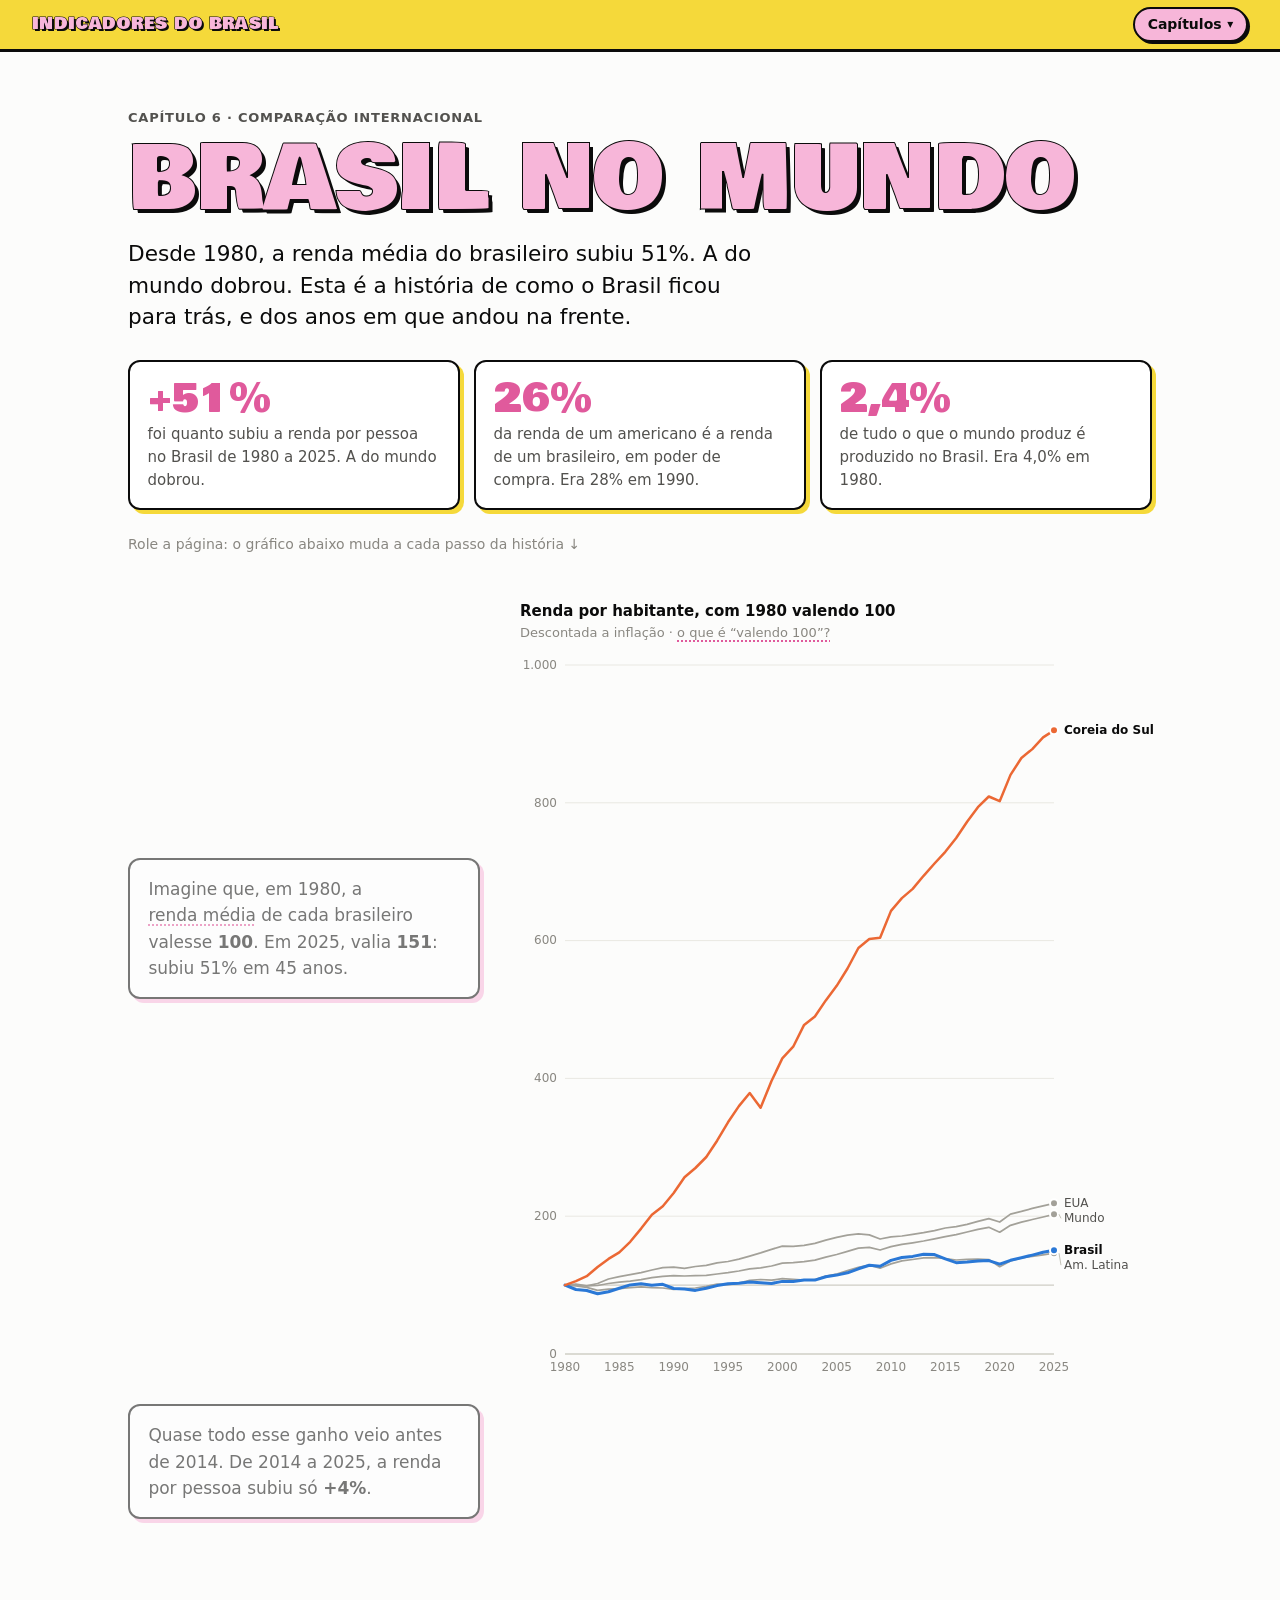
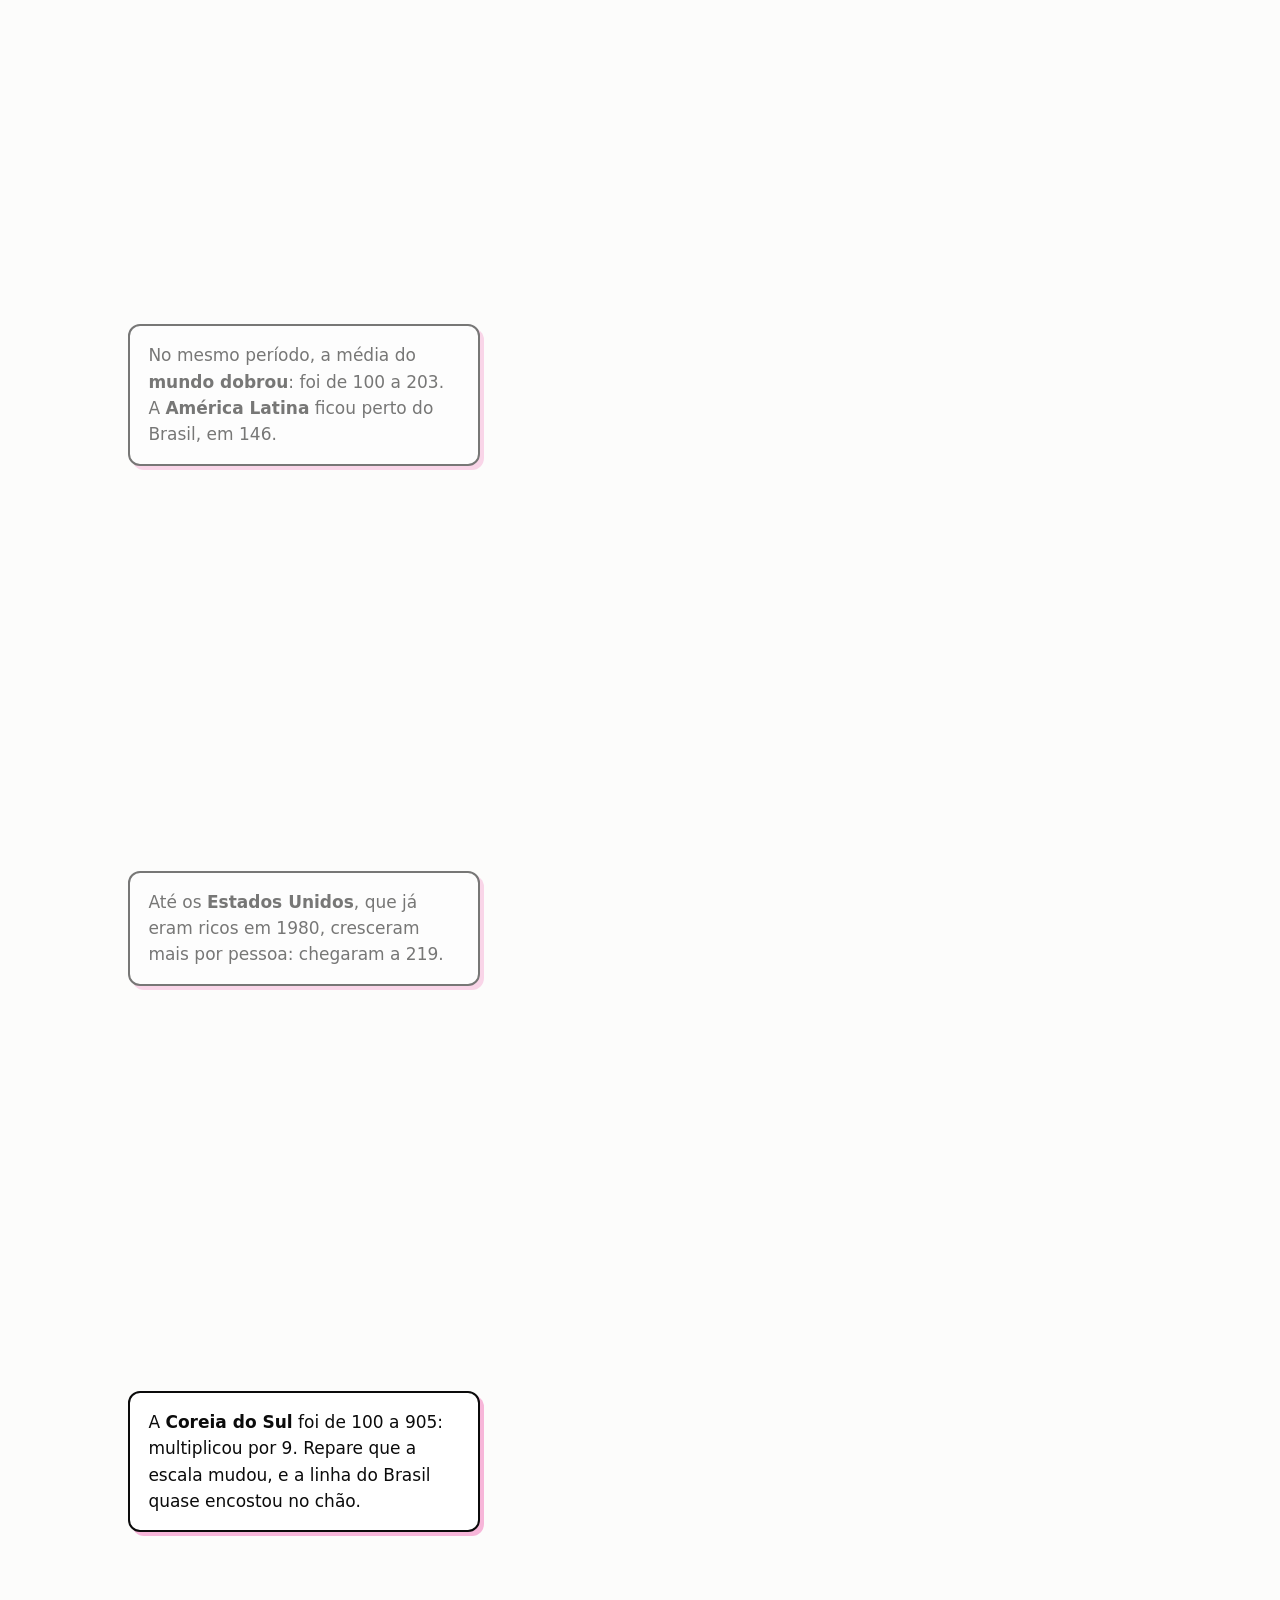
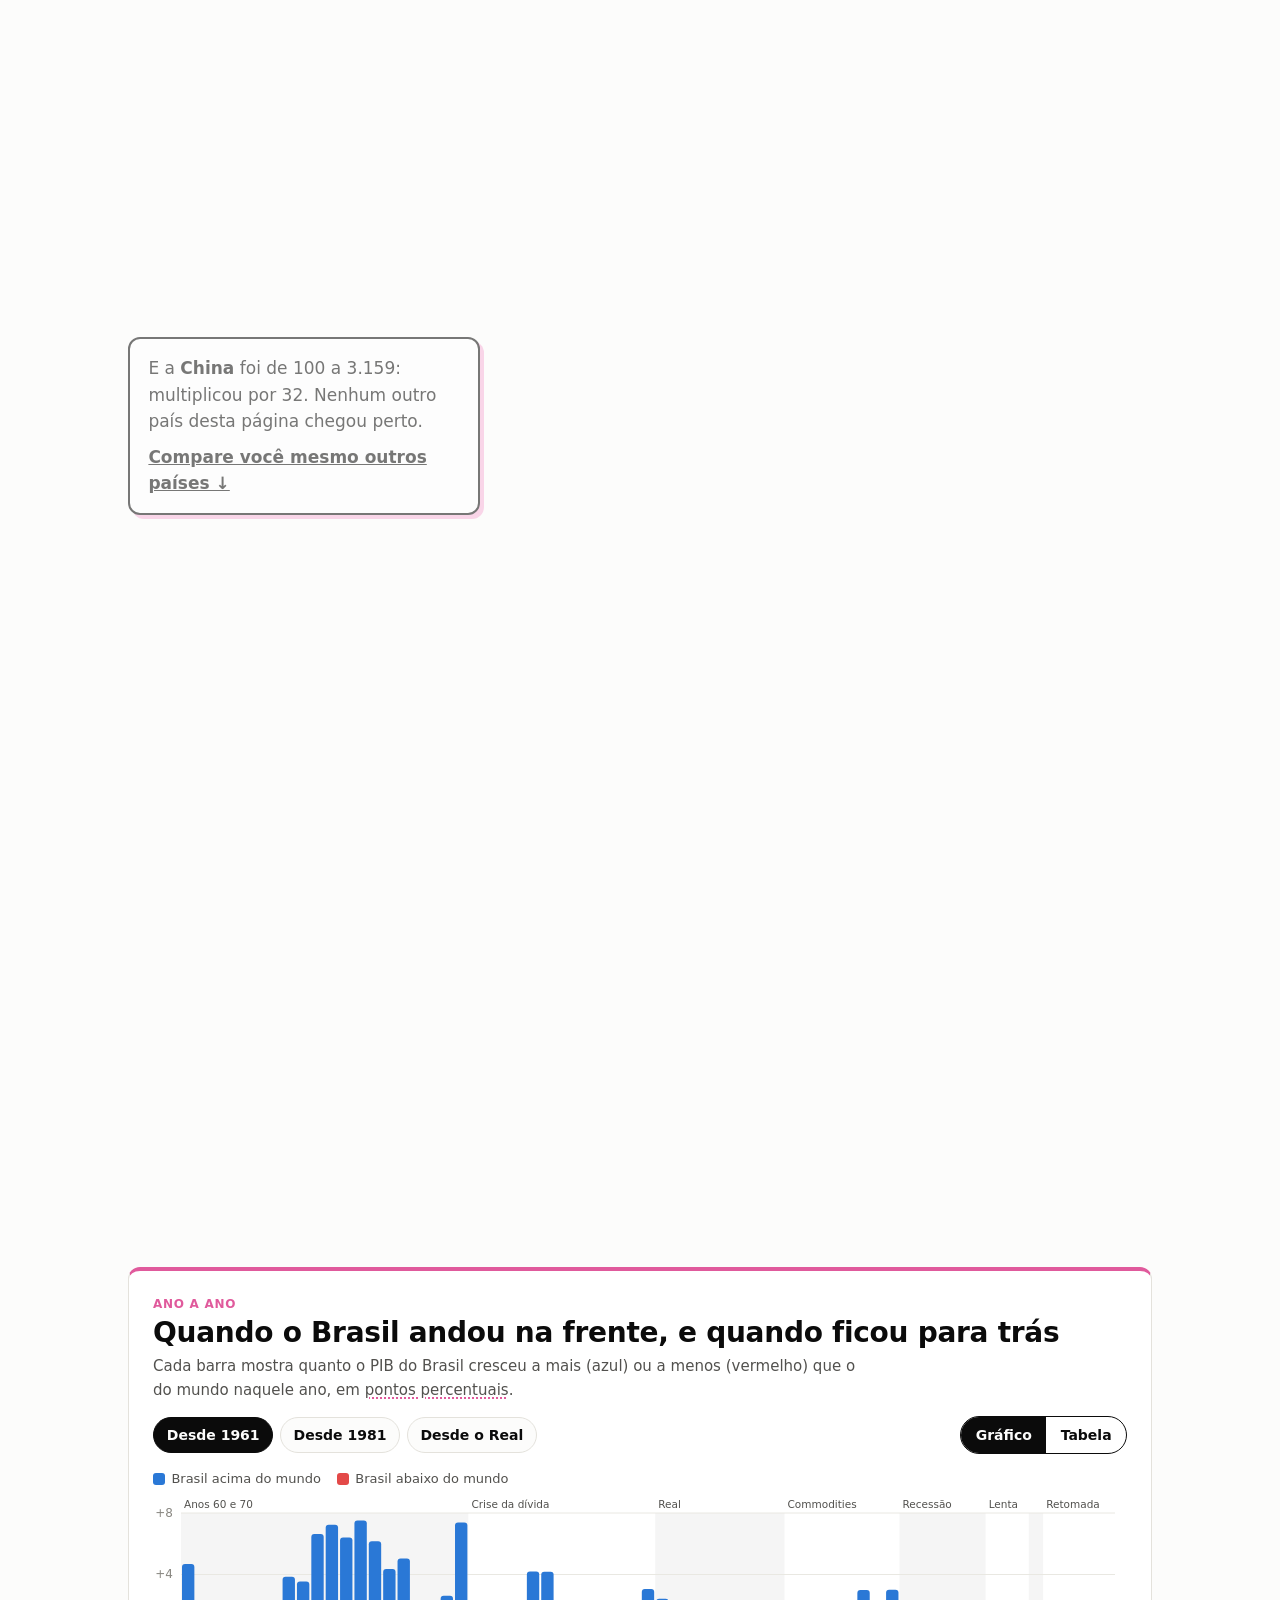
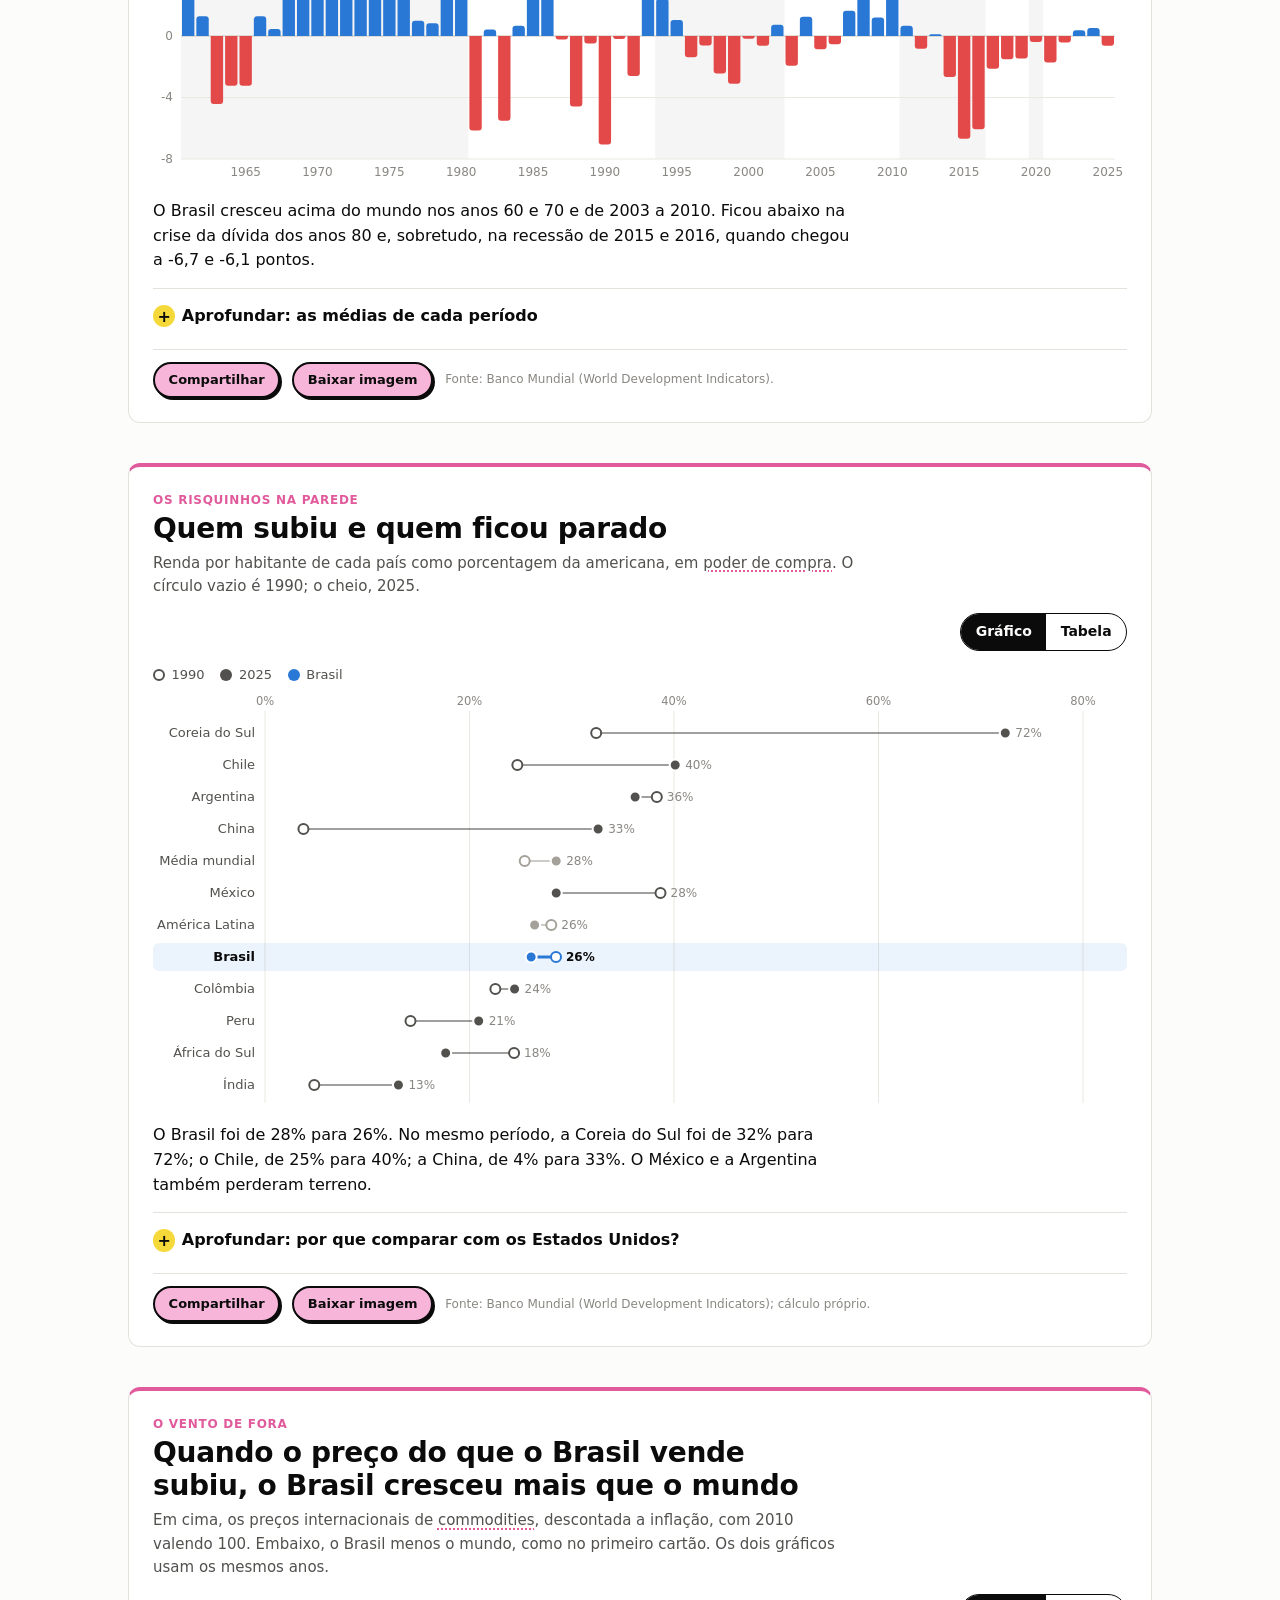
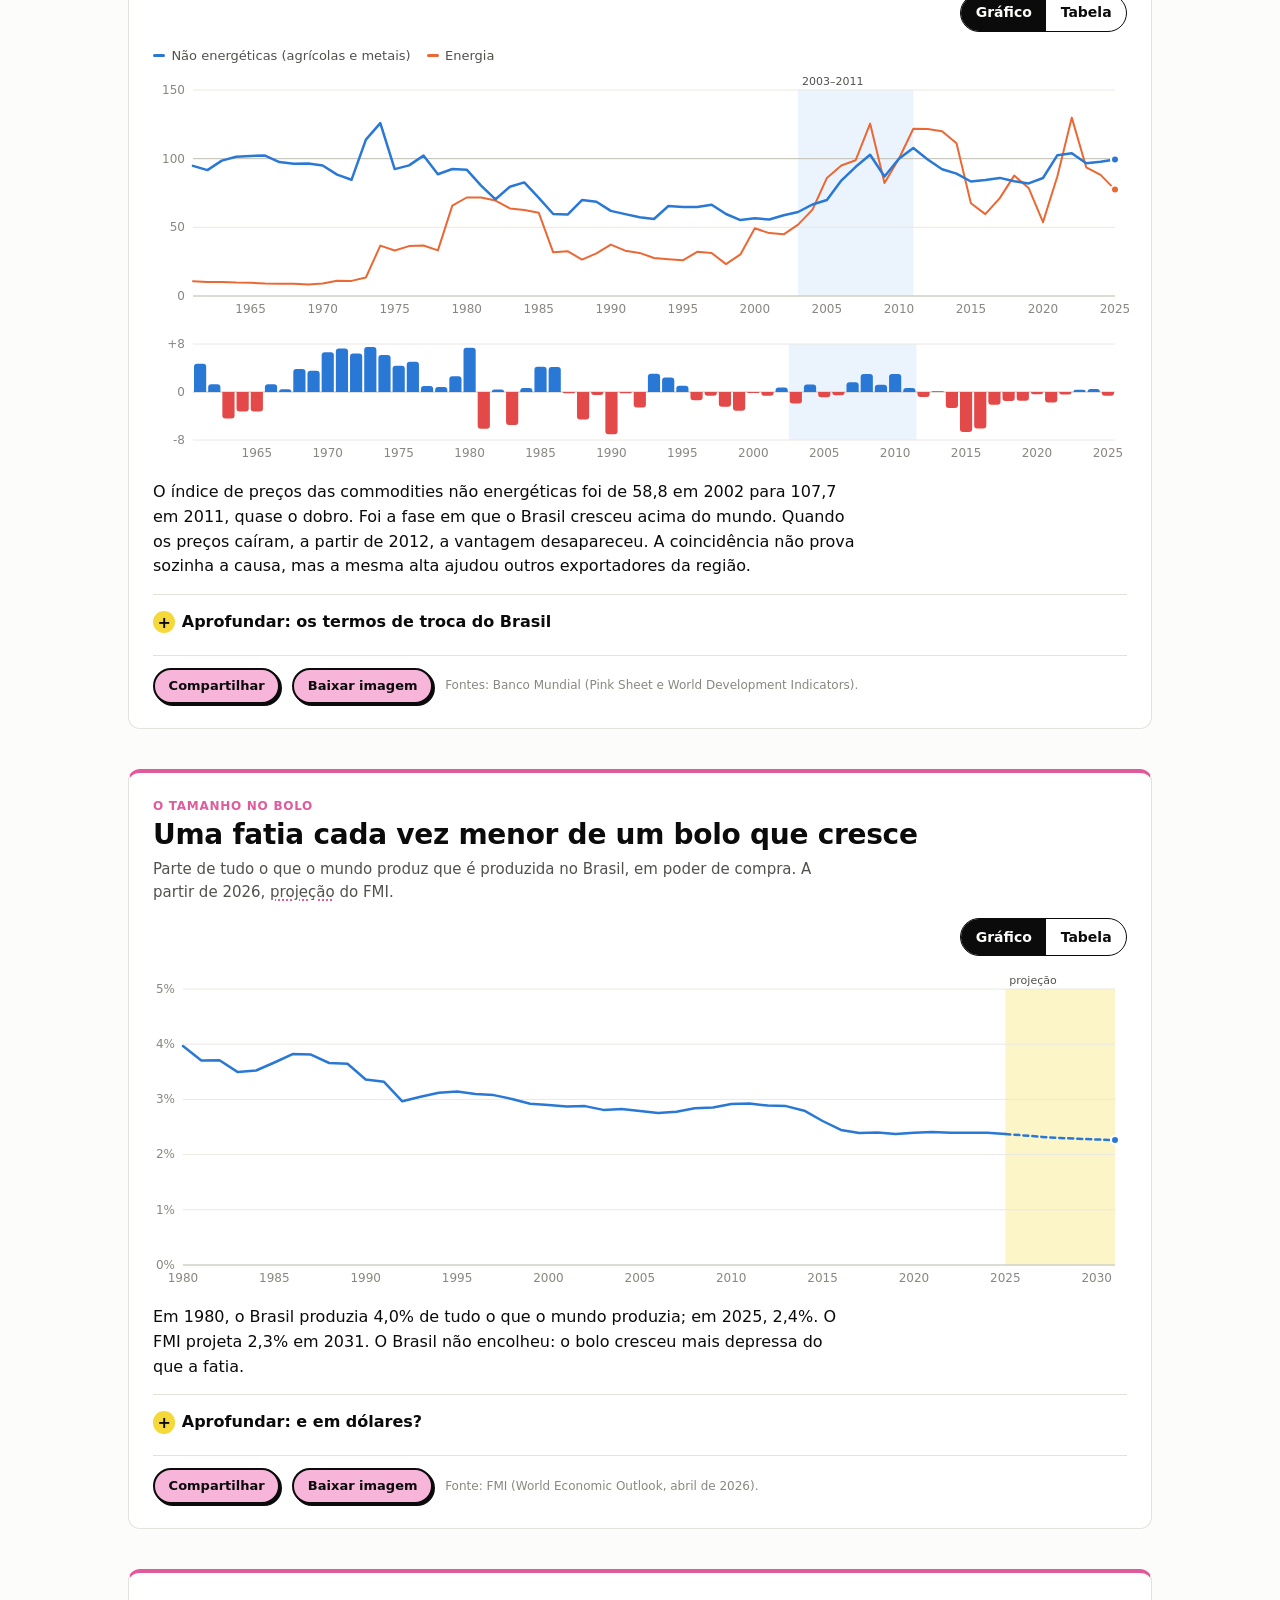
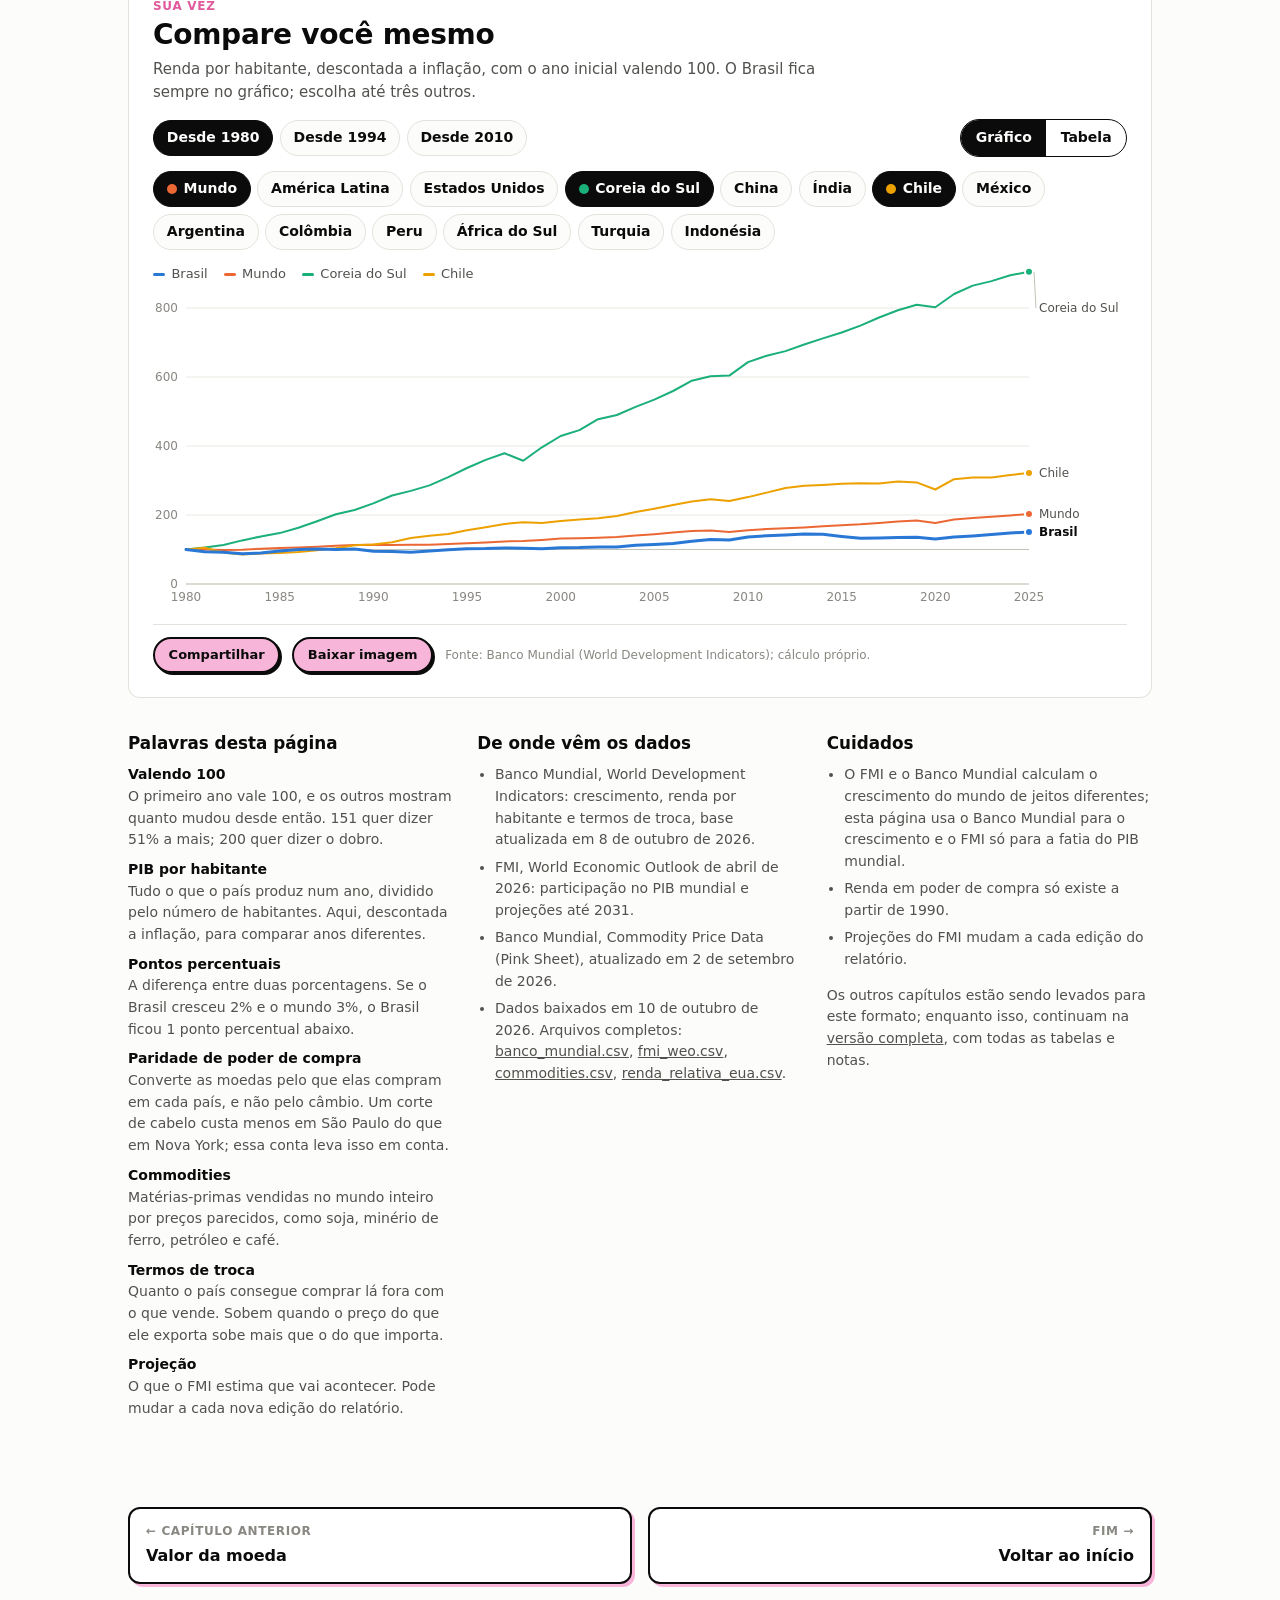
<file: v4.html>
<!doctype html>
<html lang="pt-BR"><head><meta charset="utf-8"><meta name="viewport" content="width=device-width, initial-scale=1">
<title>Brasil no mundo · Indicadores do Brasil</title><link rel="canonical" href="https://guitorte.github.io/brasil/mundo/">
<meta http-equiv="refresh" content="0; url=mundo/"><script>location.replace('mundo/' + location.hash);</script></head>
<body><p>Esta página mudou de endereço: <a href="mundo/">mundo/</a>.</p></body></html>
</file>
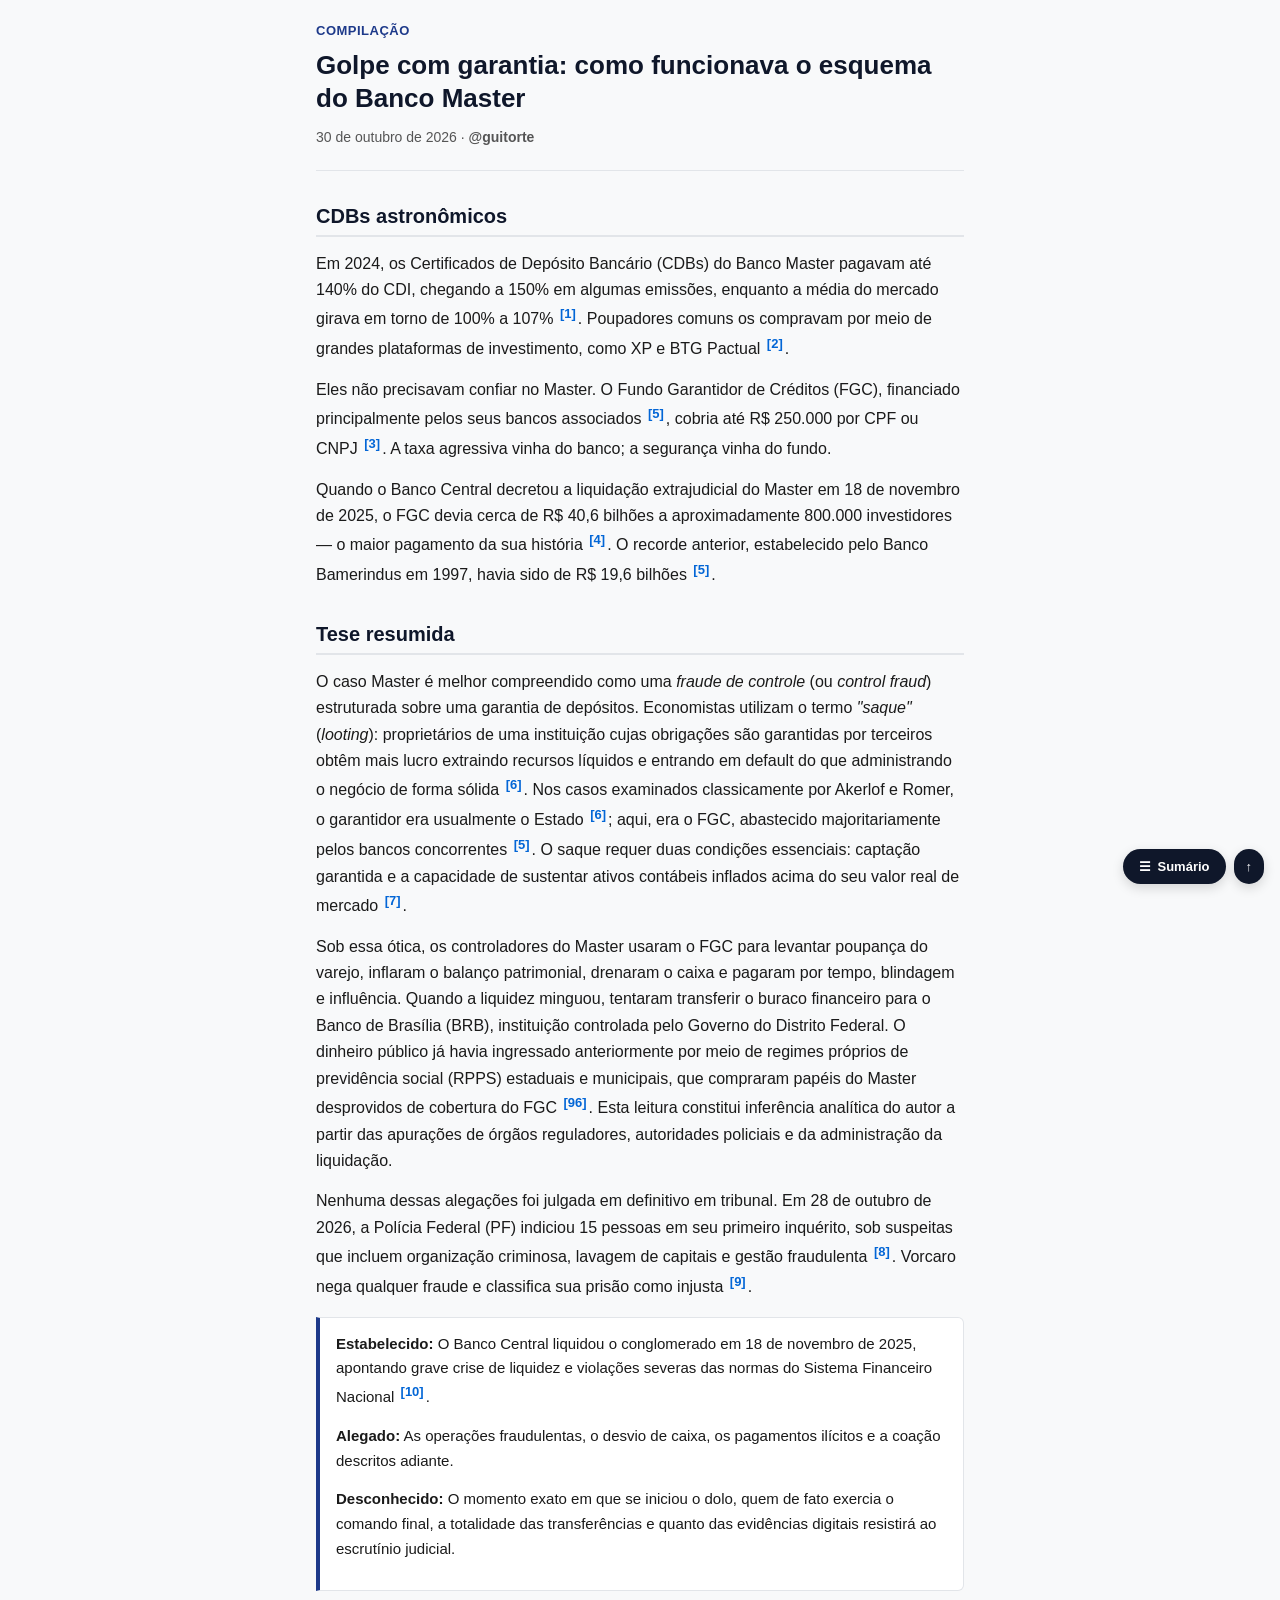
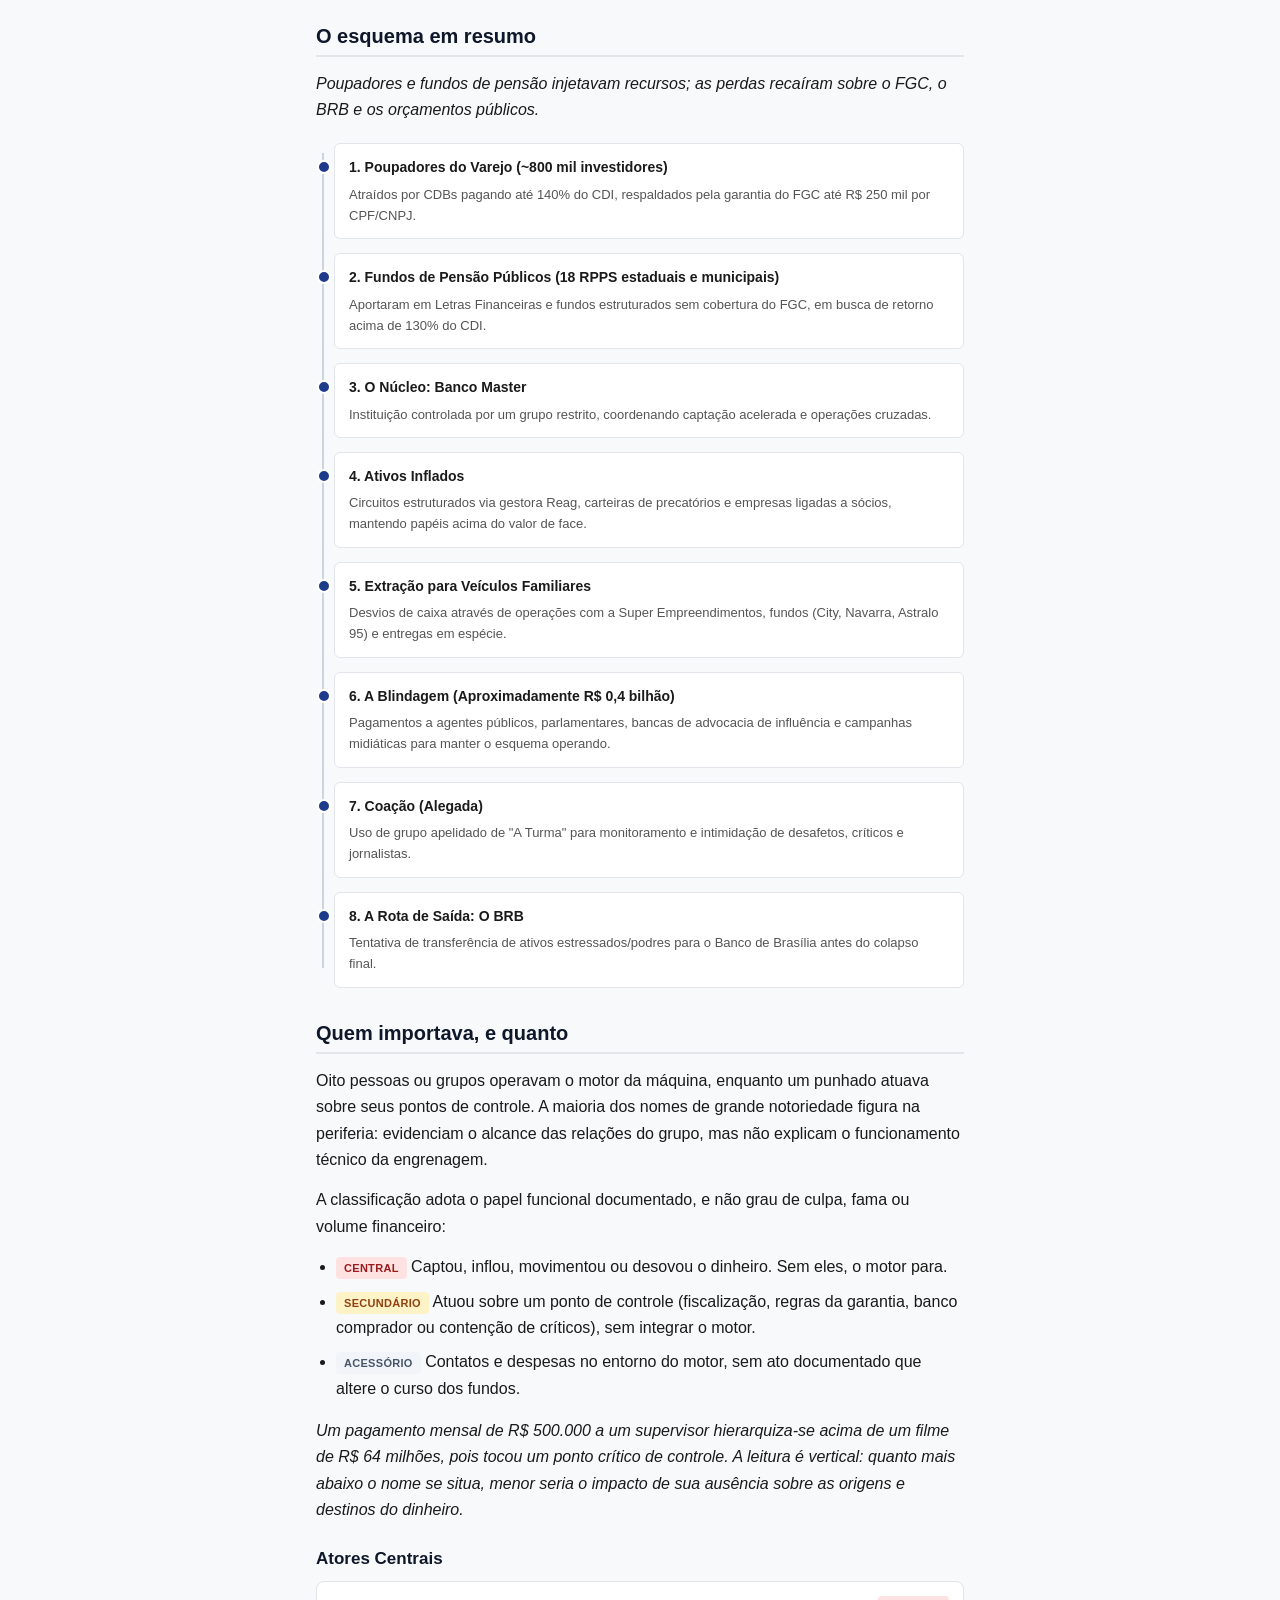
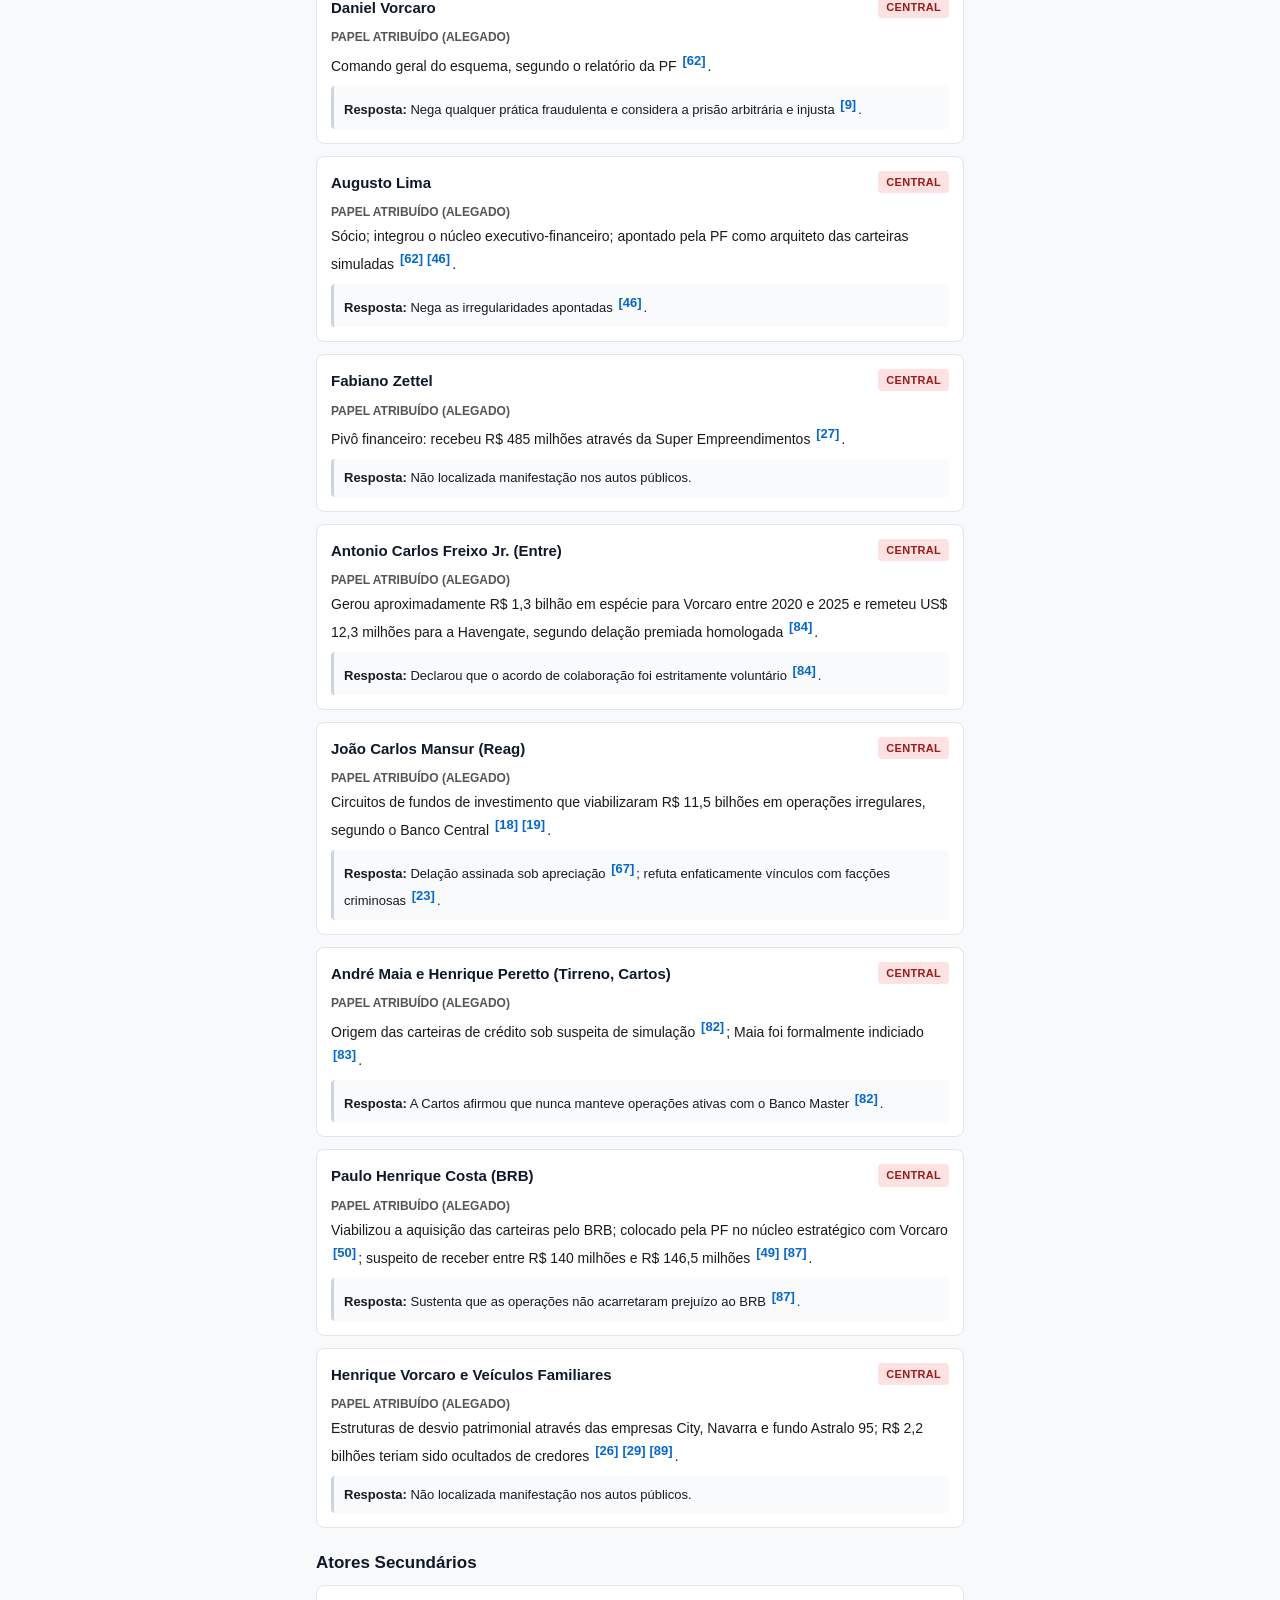
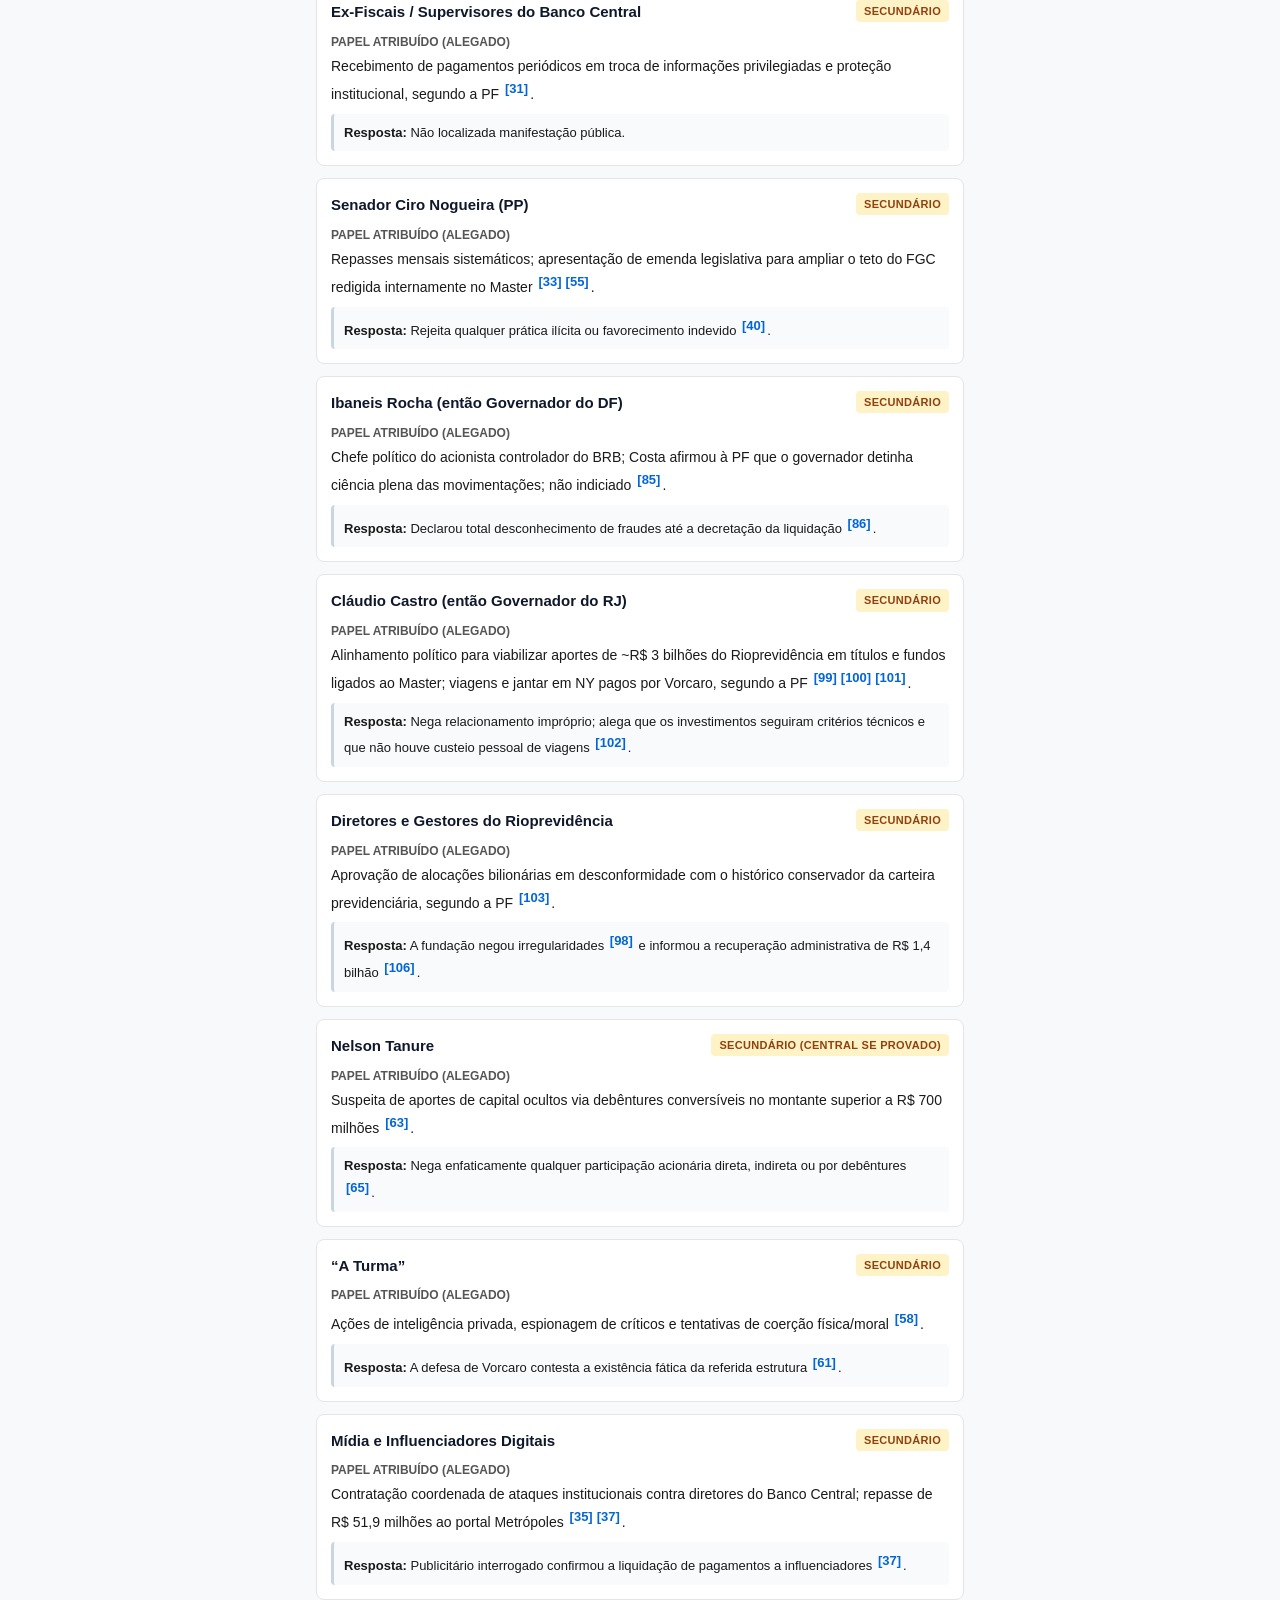
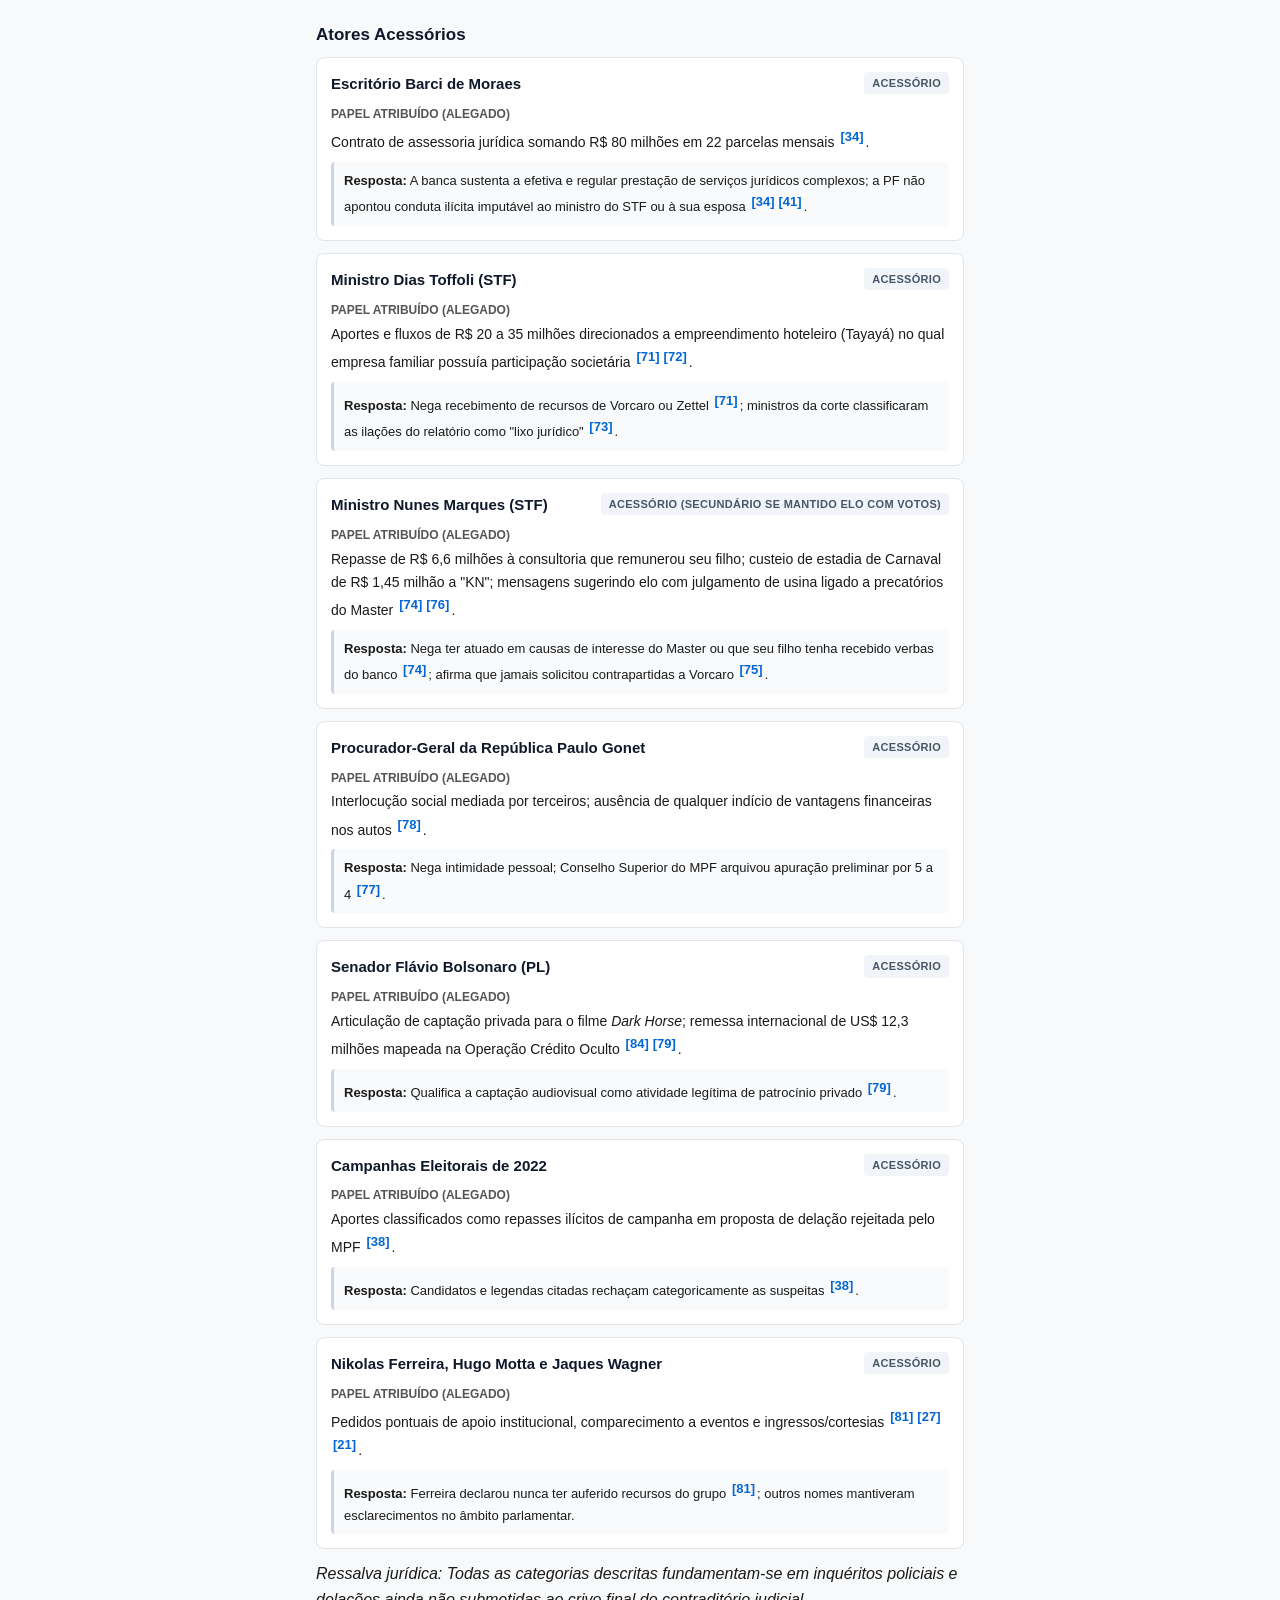
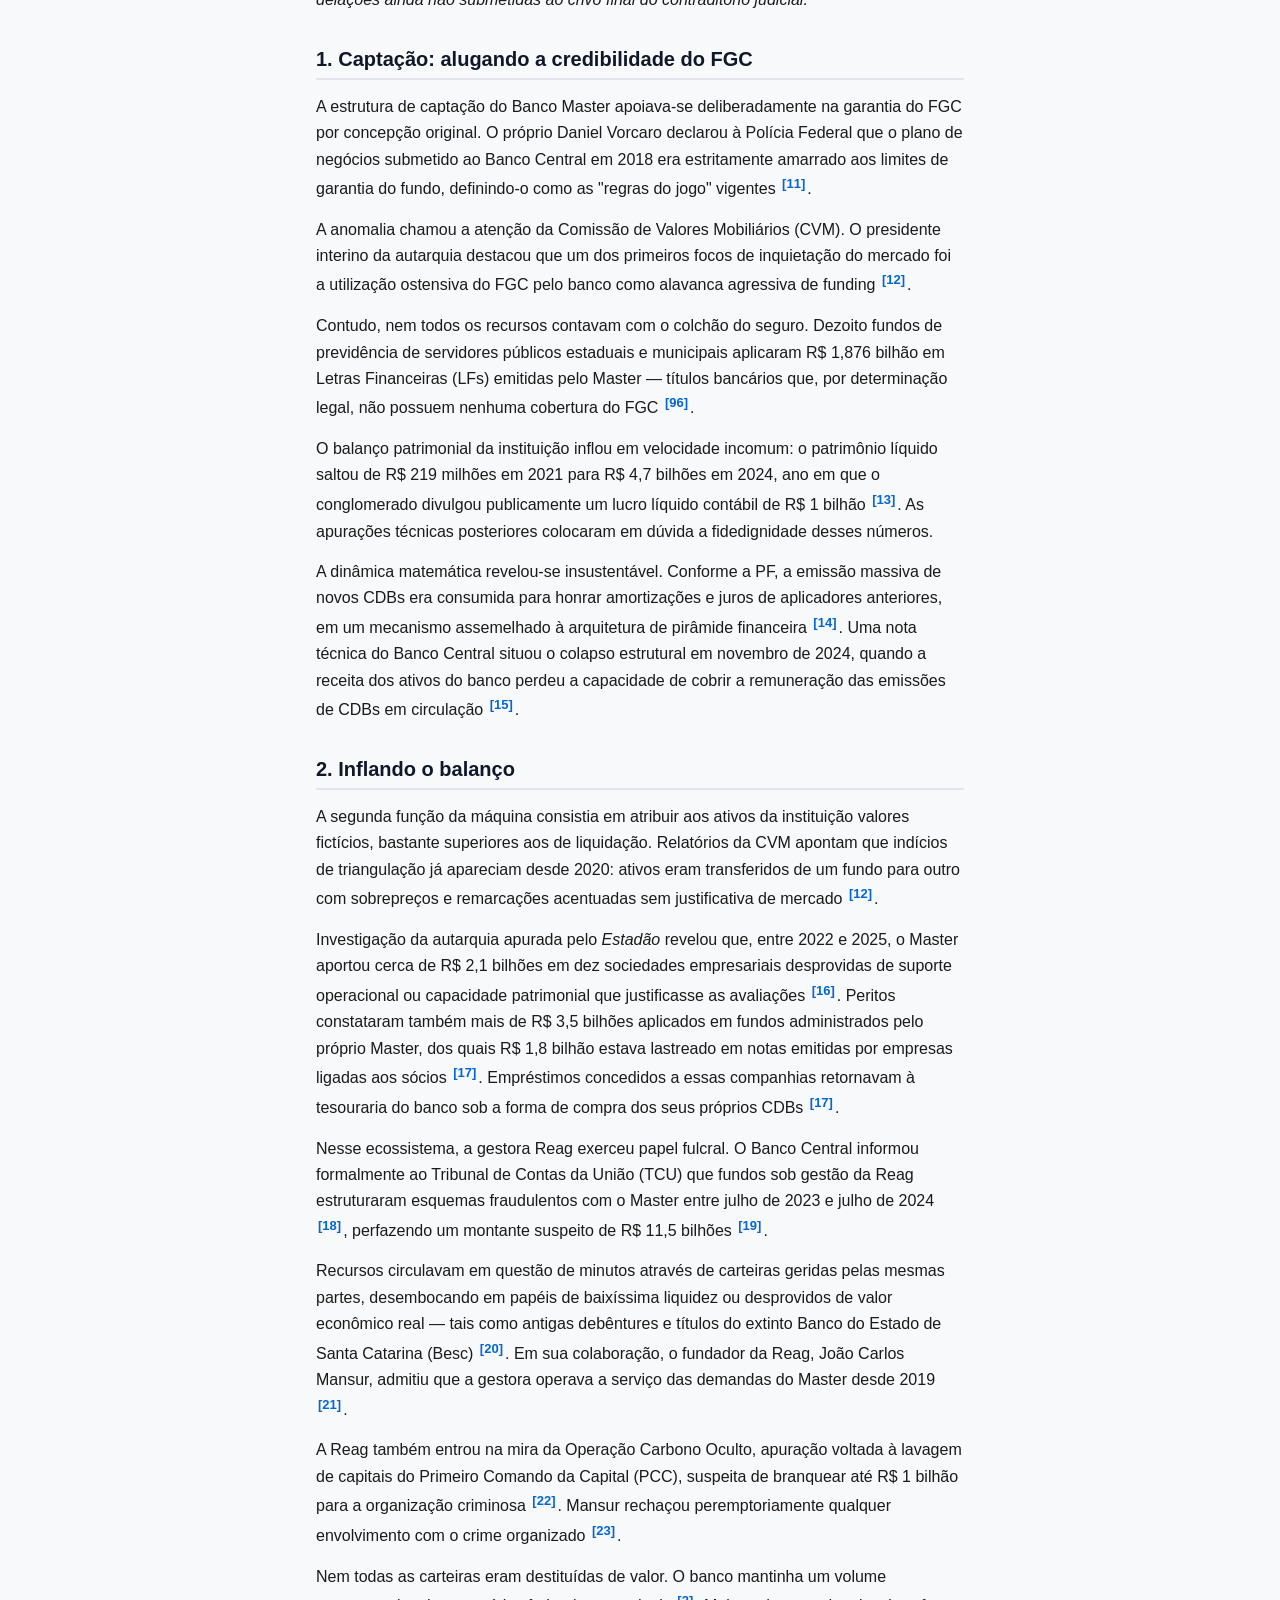
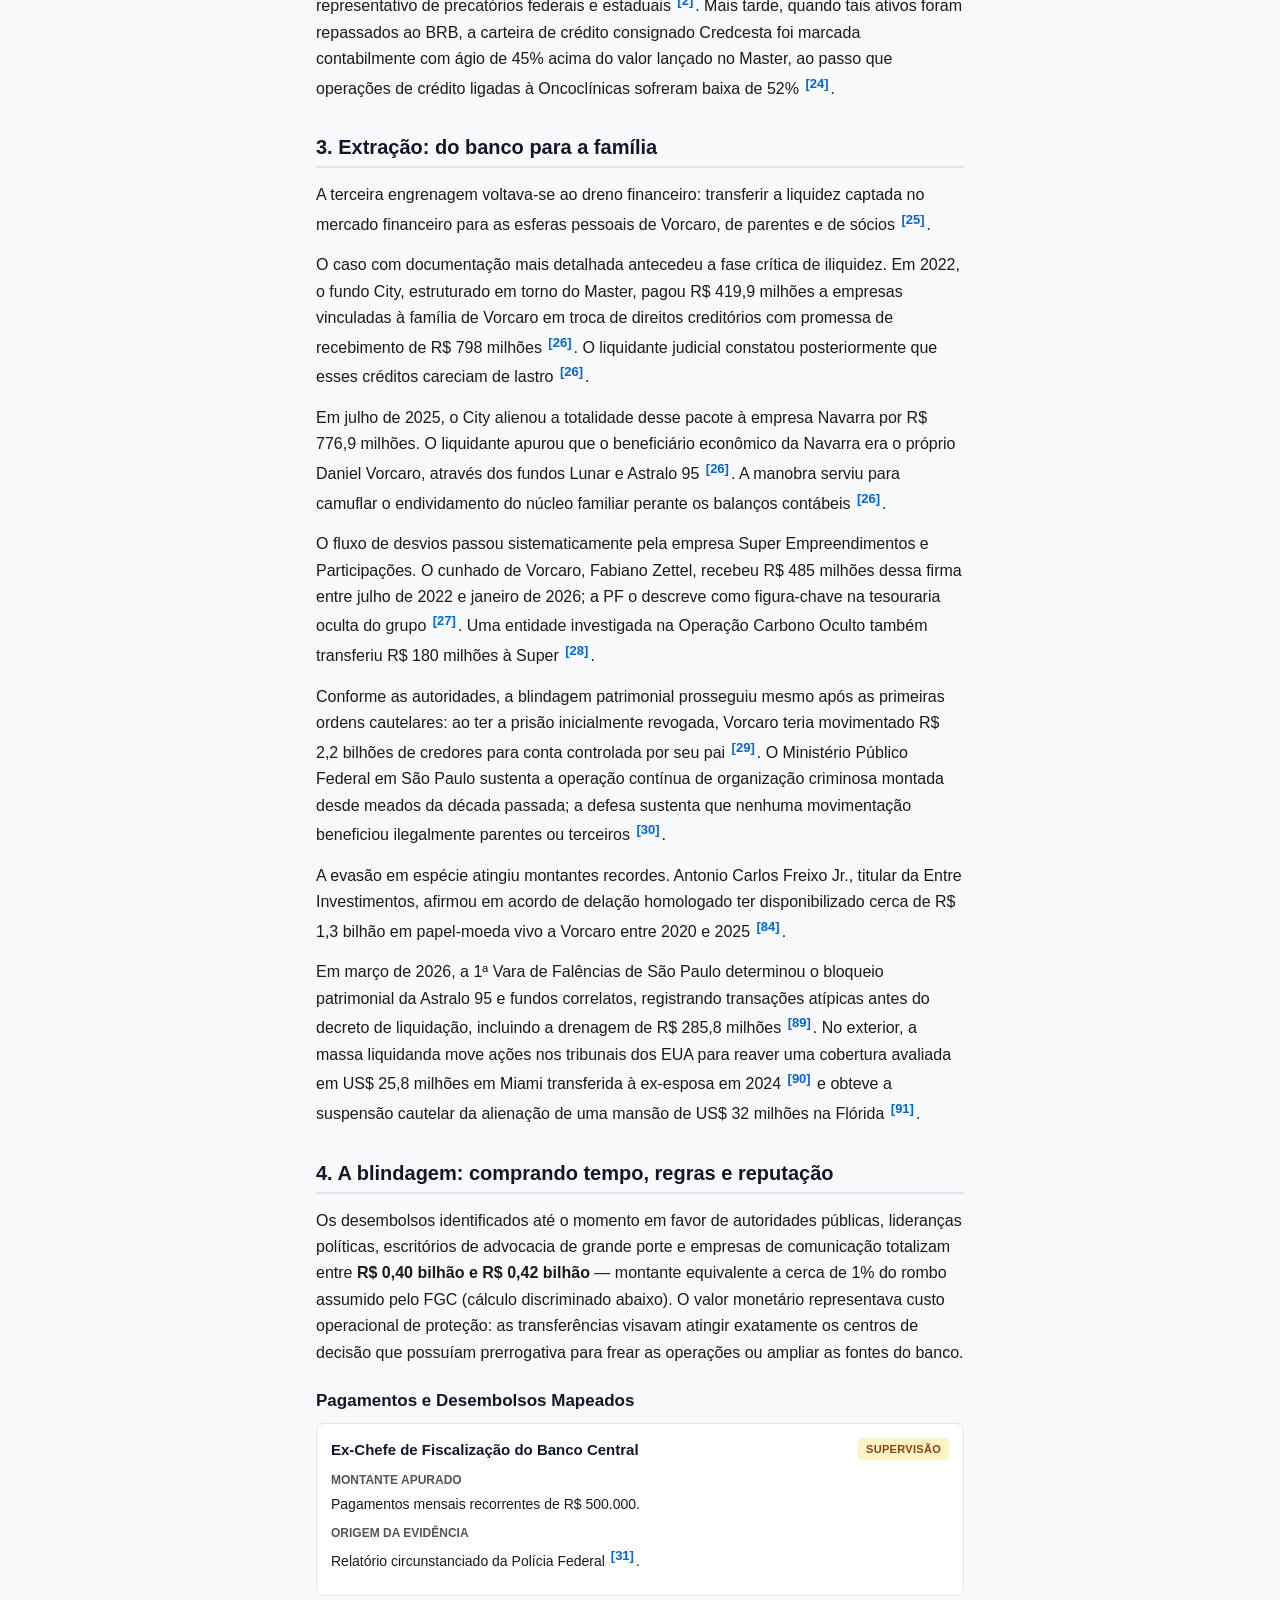
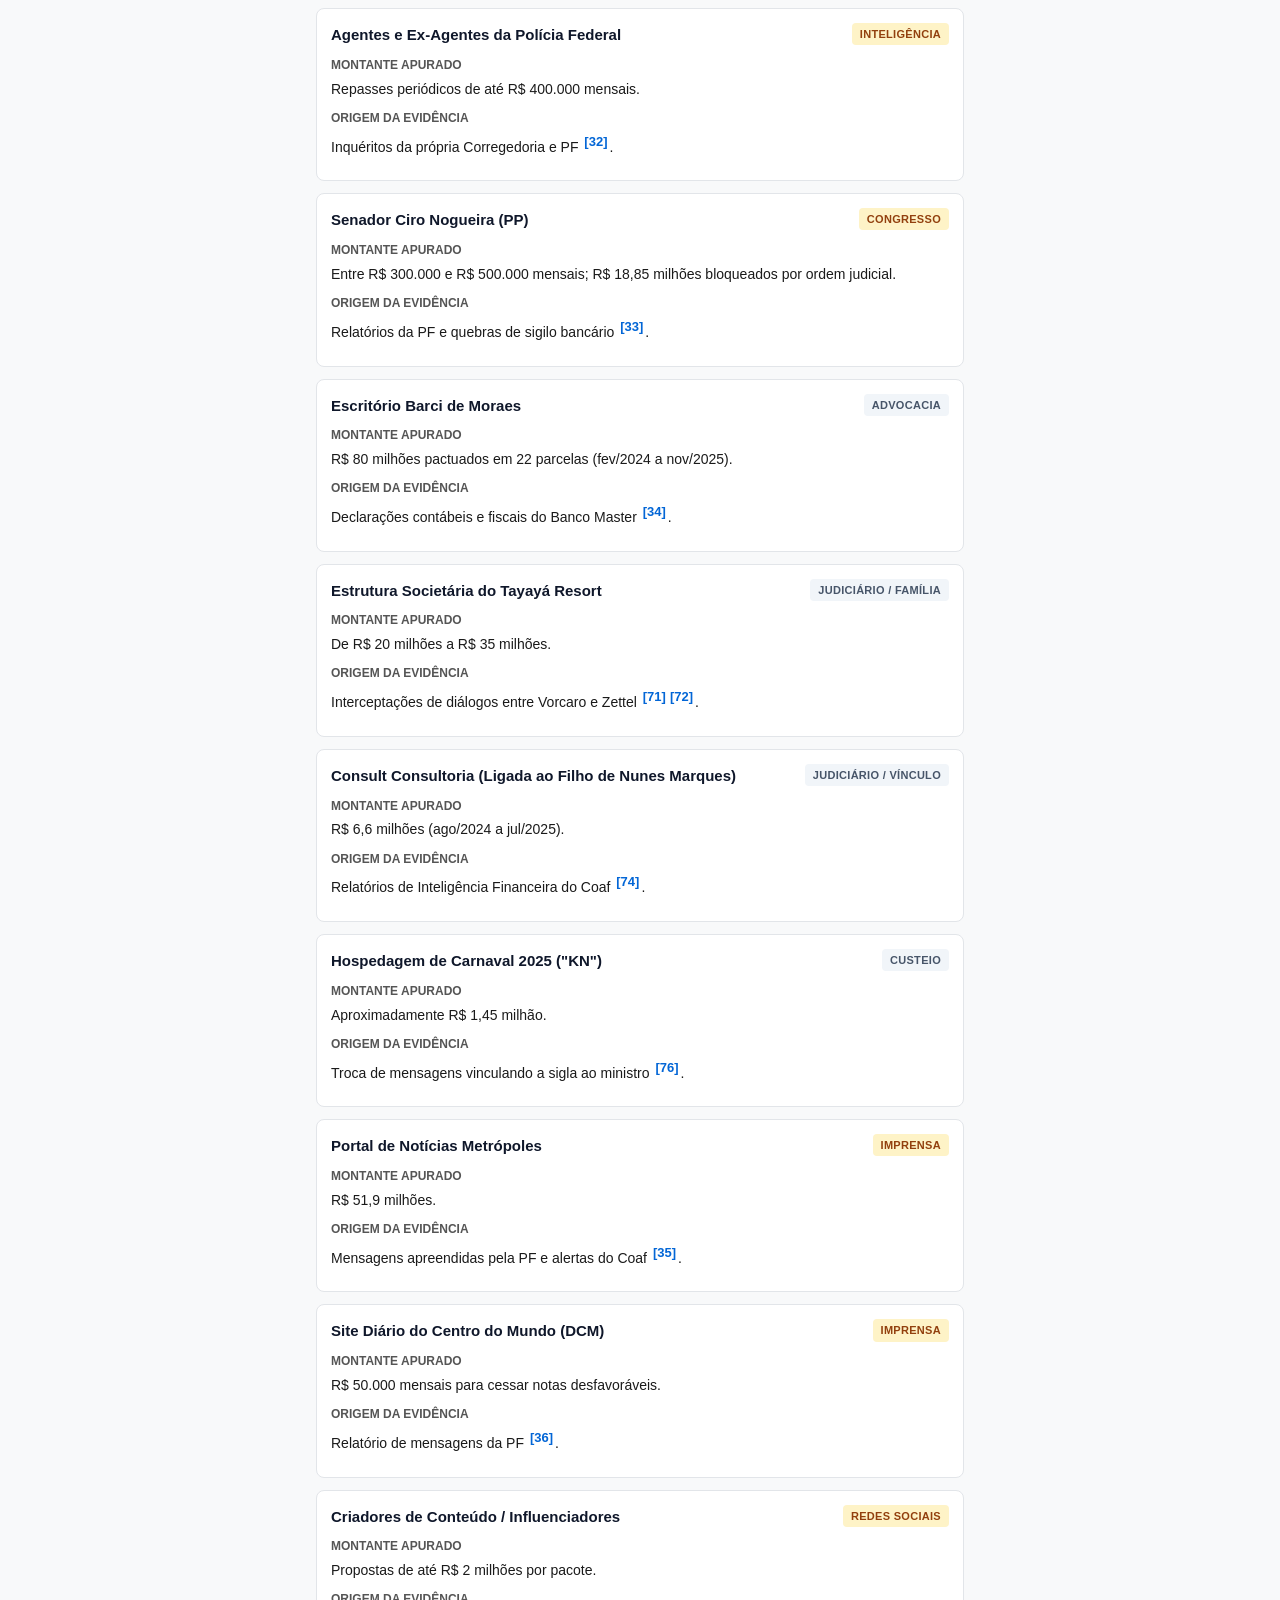
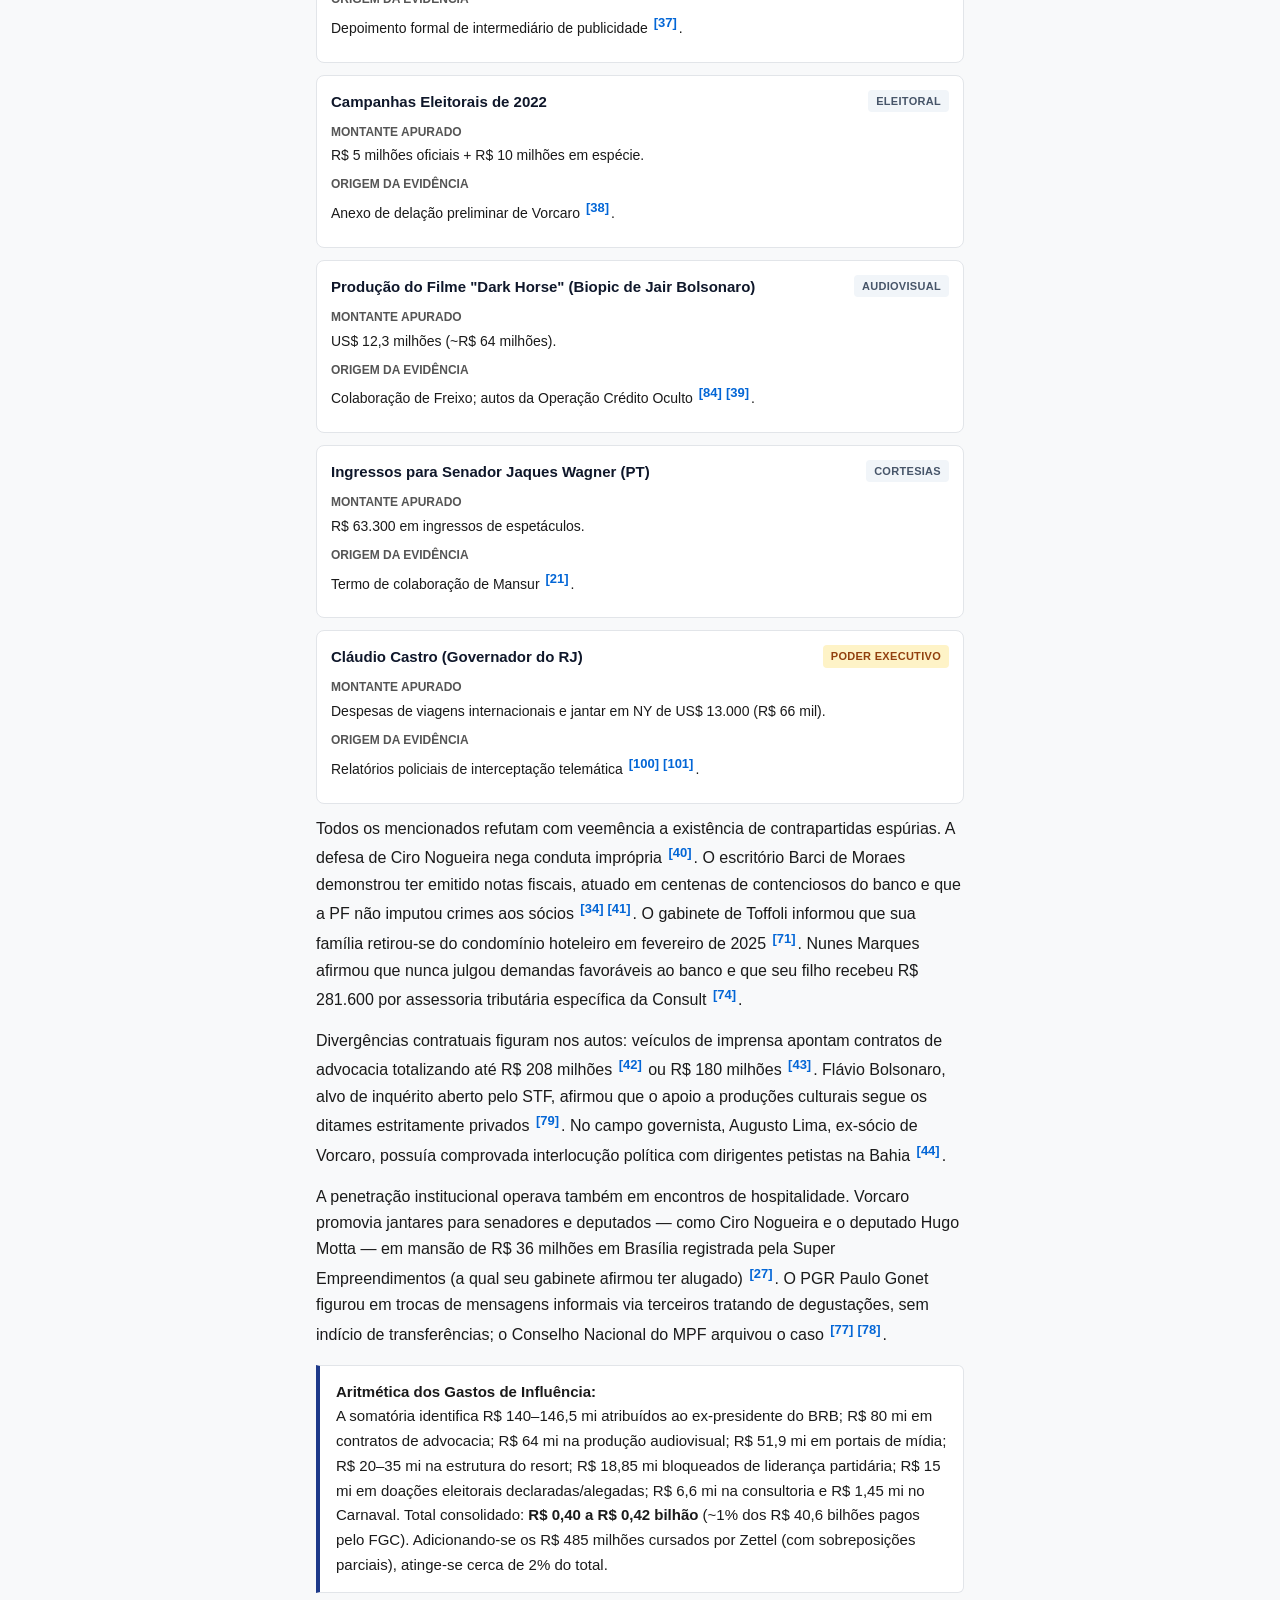
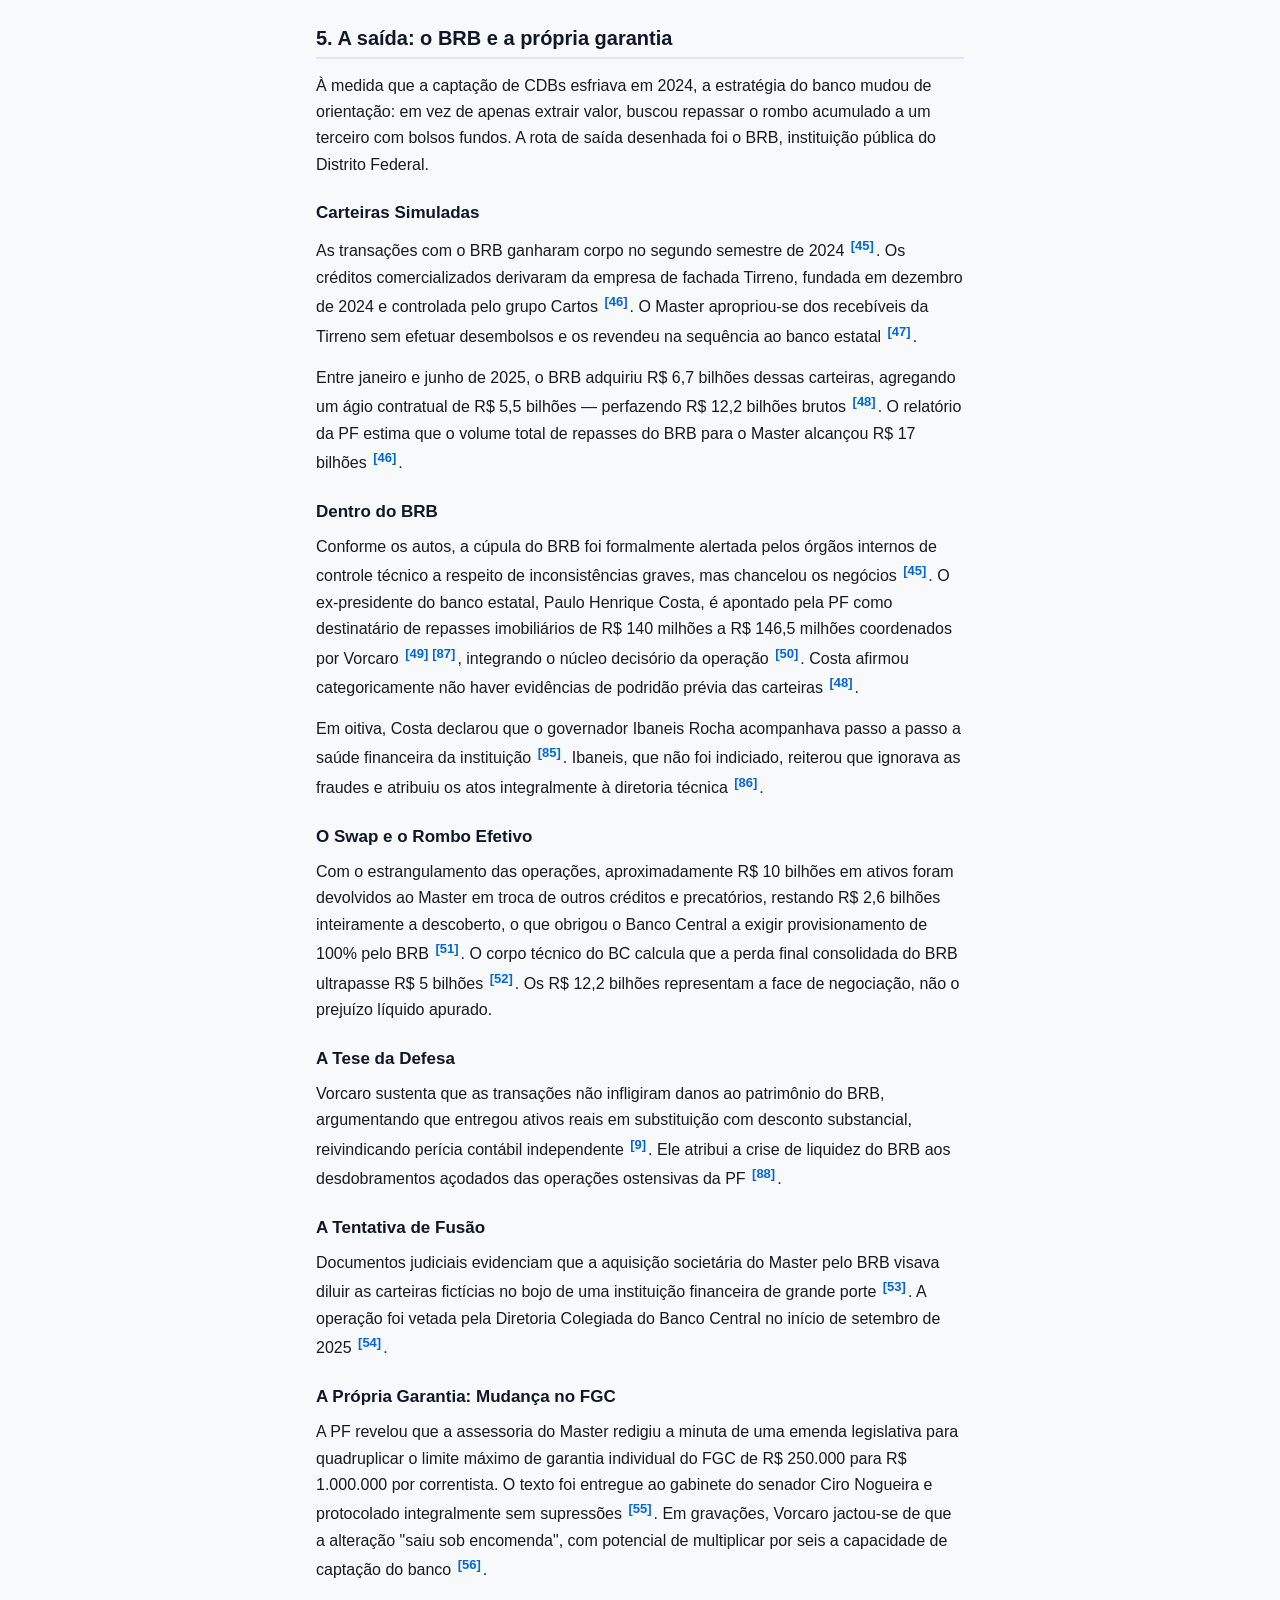
<file: master/master.html>
<!DOCTYPE html>
<html lang="pt-BR">
<head>
  <meta charset="UTF-8">
  <meta name="viewport" content="width=device-width, initial-scale=1.0, maximum-scale=5.0, user-scalable=yes">
  <title>Alugando a Garantia: Como Funcionava a Máquina do Banco Master</title>
  <style>
    :root {
      --bg: #f8f9fa;
      --surface: #ffffff;
      --text: #1a1a1a;
      --text-muted: #555555;
      --border: #e2e5e9;
      --primary: #0f172a;
      --accent: #1e3a8a;
      --badge-central-bg: #fee2e2;
      --badge-central-text: #991b1b;
      --badge-sec-bg: #fef3c7;
      --badge-sec-text: #92400e;
      --badge-acc-bg: #f1f5f9;
      --badge-acc-text: #475569;
      --link: #0366d6;
    }

    * { box-sizing: border-box; margin: 0; padding: 0; }

    body {
      font-family: -apple-system, BlinkMacSystemFont, "Segoe UI", Roboto, Helvetica, Arial, sans-serif;
      background-color: var(--bg);
      color: var(--text);
      line-height: 1.65;
      font-size: 16px;
      -webkit-font-smoothing: antialiased;
      padding-bottom: 90px;
    }

    /* Barra de Progresso de Leitura */
    #progress-container {
      position: fixed;
      top: 0;
      left: 0;
      width: 100%;
      height: 3px;
      background: transparent;
      z-index: 1000;
    }
    #progress-bar {
      height: 100%;
      width: 0%;
      background: var(--accent);
      transition: width 0.1s ease;
    }

    .container {
      width: 100%;
      max-width: 680px;
      margin: 0 auto;
      padding: 20px 16px;
    }

    /* Cabeçalho */
    header {
      margin-bottom: 28px;
      padding-bottom: 20px;
      border-bottom: 1px solid var(--border);
    }
    .kicker {
      font-size: 13px;
      font-weight: 600;
      text-transform: uppercase;
      letter-spacing: 0.5px;
      color: var(--accent);
      margin-bottom: 8px;
    }
    h1 {
      font-size: 26px;
      line-height: 1.25;
      font-weight: 700;
      color: var(--primary);
      margin-bottom: 12px;
    }
    .byline {
      font-size: 14px;
      color: var(--text-muted);
    }

    /* Tipografia de Seções */
    h2 {
      font-size: 20px;
      line-height: 1.3;
      font-weight: 700;
      color: var(--primary);
      margin: 32px 0 14px 0;
      padding-bottom: 6px;
      border-bottom: 2px solid var(--border);
    }
    h3 {
      font-size: 17px;
      line-height: 1.35;
      font-weight: 600;
      color: var(--primary);
      margin: 24px 0 10px 0;
    }
    p {
      margin-bottom: 14px;
      text-align: left;
    }
    ul, ol {
      margin: 0 0 16px 20px;
    }
    li {
      margin-bottom: 8px;
    }

    /* Citações e Notas inline */
    a.fn {
      color: var(--link);
      text-decoration: none;
      font-weight: 600;
      font-size: 13px;
      vertical-align: super;
      padding: 0 2px;
    }

    /* Destaque / Callout sutil */
    .callout {
      background: var(--surface);
      border-left: 4px solid var(--accent);
      padding: 14px 16px;
      margin: 16px 0;
      border-radius: 0 6px 6px 0;
      font-size: 15px;
      border-top: 1px solid var(--border);
      border-right: 1px solid var(--border);
      border-bottom: 1px solid var(--border);
    }

    /* Badges */
    .badge {
      display: inline-block;
      padding: 2px 8px;
      font-size: 11px;
      font-weight: 700;
      text-transform: uppercase;
      border-radius: 4px;
      letter-spacing: 0.3px;
    }
    .badge-central { background: var(--badge-central-bg); color: var(--badge-central-text); }
    .badge-secondary { background: var(--badge-sec-bg); color: var(--badge-sec-text); }
    .badge-accessory { background: var(--badge-acc-bg); color: var(--badge-acc-text); }

    /* Cards Modulares de Dados / Atores */
    .data-card {
      background: var(--surface);
      border: 1px solid var(--border);
      border-radius: 8px;
      padding: 14px;
      margin-bottom: 12px;
    }
    .data-card-header {
      display: flex;
      justify-content: space-between;
      align-items: flex-start;
      margin-bottom: 8px;
      gap: 8px;
    }
    .data-card-title {
      font-size: 15px;
      font-weight: 700;
      color: var(--primary);
    }
    .data-row {
      font-size: 14px;
      margin-bottom: 8px;
    }
    .data-label {
      font-weight: 600;
      color: var(--text-muted);
      font-size: 12px;
      text-transform: uppercase;
      display: block;
      margin-bottom: 2px;
    }
    .data-response {
      background: #f8fafc;
      border-radius: 4px;
      padding: 8px 10px;
      font-size: 13px;
      border-left: 3px solid #cbd5e1;
      margin-top: 8px;
    }

    /* Diagrama em Esteira Vertical (Pipeline) */
    .pipeline {
      position: relative;
      margin: 20px 0;
      padding-left: 18px;
    }
    .pipeline::before {
      content: '';
      position: absolute;
      left: 6px;
      top: 10px;
      bottom: 20px;
      width: 2px;
      background: #cbd5e1;
    }
    .pipeline-step {
      position: relative;
      background: var(--surface);
      border: 1px solid var(--border);
      border-radius: 6px;
      padding: 12px 14px;
      margin-bottom: 14px;
    }
    .pipeline-step::before {
      content: '';
      position: absolute;
      left: -18px;
      top: 16px;
      width: 10px;
      height: 10px;
      border-radius: 50%;
      background: var(--accent);
      border: 2px solid #fff;
    }
    .pipeline-step h4 {
      font-size: 14px;
      font-weight: 700;
      margin-bottom: 4px;
    }
    .pipeline-step p {
      font-size: 13px;
      margin: 0;
      color: var(--text-muted);
    }

    /* Barra Visualizadora de Proporção (Fontes de Recursos) */
    .bar-row {
      margin-bottom: 12px;
    }
    .bar-label-group {
      display: flex;
      justify-content: space-between;
      font-size: 13px;
      font-weight: 600;
      margin-bottom: 4px;
    }
    .bar-track {
      background: #e2e8f0;
      border-radius: 4px;
      height: 10px;
      width: 100%;
      overflow: hidden;
    }
    .bar-fill {
      background: var(--accent);
      height: 100%;
      border-radius: 4px;
    }

    /* Rodapé de Referências */
    .ref-list {
      list-style-type: none;
      padding-left: 0;
      font-size: 13px;
    }
    .ref-list li {
      padding: 8px 0;
      border-bottom: 1px solid var(--border);
      word-break: break-word;
    }
    .ref-index {
      font-weight: bold;
      color: var(--accent);
      margin-right: 4px;
    }

    /* Barra de Ação Flutuante no Polegar */
    .floating-bar {
      position: fixed;
      bottom: 16px;
      right: 16px;
      display: flex;
      gap: 8px;
      z-index: 900;
    }
    .btn-float {
      background: var(--primary);
      color: #fff;
      border: none;
      border-radius: 24px;
      padding: 10px 16px;
      font-size: 13px;
      font-weight: 600;
      box-shadow: 0 4px 12px rgba(0,0,0,0.15);
      cursor: pointer;
      display: flex;
      align-items: center;
      gap: 6px;
    }

    /* Modal / Bottom Sheet para Notas e Sumário */
    dialog {
      margin: auto auto 0 auto;
      width: 100%;
      max-width: 680px;
      border: none;
      border-radius: 14px 14px 0 0;
      background: #ffffff;
      padding: 18px;
      box-shadow: 0 -4px 20px rgba(0,0,0,0.25);
    }
    dialog::backdrop {
      background: rgba(0, 0, 0, 0.45);
    }
    .sheet-header {
      display: flex;
      justify-content: space-between;
      align-items: center;
      margin-bottom: 12px;
      border-bottom: 1px solid var(--border);
      padding-bottom: 8px;
    }
    .sheet-title {
      font-size: 15px;
      font-weight: 700;
    }
    .sheet-close {
      background: #f1f5f9;
      border: none;
      font-size: 14px;
      font-weight: bold;
      padding: 6px 12px;
      border-radius: 16px;
      cursor: pointer;
    }
    .sheet-content {
      font-size: 14px;
      line-height: 1.5;
      max-height: 60vh;
      overflow-y: auto;
    }
    .sheet-content a {
      color: var(--link);
      display: inline-block;
      margin-top: 6px;
    }
    .toc-item {
      padding: 10px 0;
      border-bottom: 1px solid var(--border);
    }
    .toc-item a {
      text-decoration: none;
      color: var(--text);
      font-weight: 600;
      display: block;
    }
  </style>
</head>
<body>

  <!-- Barra de Progresso no topo -->
  <div id="progress-container"><div id="progress-bar"></div></div>

  <div class="container">
    <header>
      <div class="kicker">Compilação</div>
      <h1>Golpe com garantia: como funcionava o esquema do Banco Master</h1>
      <div class="byline">30 de outubro de 2026 · <strong>@guitorte</strong></div>
    </header>

    <!-- INTRODUÇÃO -->
    <section id="cdb">
      <h2>CDBs astronômicos</h2>
      <p>Em 2024, os Certificados de Depósito Bancário (CDBs) do Banco Master pagavam até 140% do CDI, chegando a 150% em algumas emissões, enquanto a média do mercado girava em torno de 100% a 107% <a href="#ref-1" class="fn" data-ref="1">[1]</a>. Poupadores comuns os compravam por meio de grandes plataformas de investimento, como XP e BTG Pactual <a href="#ref-2" class="fn" data-ref="2">[2]</a>.</p>
      
      <p>Eles não precisavam confiar no Master. O Fundo Garantidor de Créditos (FGC), financiado principalmente pelos seus bancos associados <a href="#ref-5" class="fn" data-ref="5">[5]</a>, cobria até R$ 250.000 por CPF ou CNPJ <a href="#ref-3" class="fn" data-ref="3">[3]</a>. A taxa agressiva vinha do banco; a segurança vinha do fundo.</p>
      
      <p>Quando o Banco Central decretou a liquidação extrajudicial do Master em 18 de novembro de 2025, o FGC devia cerca de R$ 40,6 bilhões a aproximadamente 800.000 investidores — o maior pagamento da sua história <a href="#ref-4" class="fn" data-ref="4">[4]</a>. O recorde anterior, estabelecido pelo Banco Bamerindus em 1997, havia sido de R$ 19,6 bilhões <a href="#ref-5" class="fn" data-ref="5">[5]</a>.</p>
    </section>

    <section id="argumento">
      <h2>Tese resumida</h2>
      <p>O caso Master é melhor compreendido como uma <em>fraude de controle</em> (ou <em>control fraud</em>) estruturada sobre uma garantia de depósitos. Economistas utilizam o termo <em>"saque"</em> (<em>looting</em>): proprietários de uma instituição cujas obrigações são garantidas por terceiros obtêm mais lucro extraindo recursos líquidos e entrando em default do que administrando o negócio de forma sólida <a href="#ref-6" class="fn" data-ref="6">[6]</a>. Nos casos examinados classicamente por Akerlof e Romer, o garantidor era usualmente o Estado <a href="#ref-6" class="fn" data-ref="6">[6]</a>; aqui, era o FGC, abastecido majoritariamente pelos bancos concorrentes <a href="#ref-5" class="fn" data-ref="5">[5]</a>. O saque requer duas condições essenciais: captação garantida e a capacidade de sustentar ativos contábeis inflados acima do seu valor real de mercado <a href="#ref-7" class="fn" data-ref="7">[7]</a>.</p>
      
      <p>Sob essa ótica, os controladores do Master usaram o FGC para levantar poupança do varejo, inflaram o balanço patrimonial, drenaram o caixa e pagaram por tempo, blindagem e influência. Quando a liquidez minguou, tentaram transferir o buraco financeiro para o Banco de Brasília (BRB), instituição controlada pelo Governo do Distrito Federal. O dinheiro público já havia ingressado anteriormente por meio de regimes próprios de previdência social (RPPS) estaduais e municipais, que compraram papéis do Master desprovidos de cobertura do FGC <a href="#ref-96" class="fn" data-ref="96">[96]</a>. Esta leitura constitui inferência analítica do autor a partir das apurações de órgãos reguladores, autoridades policiais e da administração da liquidação.</p>
      
      <p>Nenhuma dessas alegações foi julgada em definitivo em tribunal. Em 28 de outubro de 2026, a Polícia Federal (PF) indiciou 15 pessoas em seu primeiro inquérito, sob suspeitas que incluem organização criminosa, lavagem de capitais e gestão fraudulenta <a href="#ref-8" class="fn" data-ref="8">[8]</a>. Vorcaro nega qualquer fraude e classifica sua prisão como injusta <a href="#ref-9" class="fn" data-ref="9">[9]</a>.</p>

      <div class="callout">
        <p><strong>Estabelecido:</strong> O Banco Central liquidou o conglomerado em 18 de novembro de 2025, apontando grave crise de liquidez e violações severas das normas do Sistema Financeiro Nacional <a href="#ref-10" class="fn" data-ref="10">[10]</a>.</p>
        <p><strong>Alegado:</strong> As operações fraudulentas, o desvio de caixa, os pagamentos ilícitos e a coação descritos adiante.</p>
        <p><strong>Desconhecido:</strong> O momento exato em que se iniciou o dolo, quem de fato exercia o comando final, a totalidade das transferências e quanto das evidências digitais resistirá ao escrutínio judicial.</p>
      </div>
    </section>

    <!-- PIPELINE DA MÁQUINA -->
    <section id="maquina">
      <h2>O esquema em resumo</h2>
      <p><em>Poupadores e fundos de pensão injetavam recursos; as perdas recaíram sobre o FGC, o BRB e os orçamentos públicos.</em></p>
      
      <div class="pipeline">
        <div class="pipeline-step">
          <h4>1. Poupadores do Varejo (~800 mil investidores)</h4>
          <p>Atraídos por CDBs pagando até 140% do CDI, respaldados pela garantia do FGC até R$ 250 mil por CPF/CNPJ.</p>
        </div>
        <div class="pipeline-step">
          <h4>2. Fundos de Pensão Públicos (18 RPPS estaduais e municipais)</h4>
          <p>Aportaram em Letras Financeiras e fundos estruturados sem cobertura do FGC, em busca de retorno acima de 130% do CDI.</p>
        </div>
        <div class="pipeline-step">
          <h4>3. O Núcleo: Banco Master</h4>
          <p>Instituição controlada por um grupo restrito, coordenando captação acelerada e operações cruzadas.</p>
        </div>
        <div class="pipeline-step">
          <h4>4. Ativos Inflados</h4>
          <p>Circuitos estruturados via gestora Reag, carteiras de precatórios e empresas ligadas a sócios, mantendo papéis acima do valor de face.</p>
        </div>
        <div class="pipeline-step">
          <h4>5. Extração para Veículos Familiares</h4>
          <p>Desvios de caixa através de operações com a Super Empreendimentos, fundos (City, Navarra, Astralo 95) e entregas em espécie.</p>
        </div>
        <div class="pipeline-step">
          <h4>6. A Blindagem (Aproximadamente R$ 0,4 bilhão)</h4>
          <p>Pagamentos a agentes públicos, parlamentares, bancas de advocacia de influência e campanhas midiáticas para manter o esquema operando.</p>
        </div>
        <div class="pipeline-step">
          <h4>7. Coação (Alegada)</h4>
          <p>Uso de grupo apelidado de "A Turma" para monitoramento e intimidação de desafetos, críticos e jornalistas.</p>
        </div>
        <div class="pipeline-step">
          <h4>8. A Rota de Saída: O BRB</h4>
          <p>Tentativa de transferência de ativos estressados/podres para o Banco de Brasília antes do colapso final.</p>
        </div>
      </div>
    </section>

    <!-- NÚCLEOS E ATORES -->
    <section id="atores">
      <h2>Quem importava, e quanto</h2>
      <p>Oito pessoas ou grupos operavam o motor da máquina, enquanto um punhado atuava sobre seus pontos de controle. A maioria dos nomes de grande notoriedade figura na periferia: evidenciam o alcance das relações do grupo, mas não explicam o funcionamento técnico da engrenagem.</p>
      
      <p>A classificação adota o papel funcional documentado, e não grau de culpa, fama ou volume financeiro:</p>
      <ul>
        <li><span class="badge badge-central">Central</span> Captou, inflou, movimentou ou desovou o dinheiro. Sem eles, o motor para.</li>
        <li><span class="badge badge-secondary">Secundário</span> Atuou sobre um ponto de controle (fiscalização, regras da garantia, banco comprador ou contenção de críticos), sem integrar o motor.</li>
        <li><span class="badge badge-accessory">Acessório</span> Contatos e despesas no entorno do motor, sem ato documentado que altere o curso dos fundos.</li>
      </ul>

      <p><em>Um pagamento mensal de R$ 500.000 a um supervisor hierarquiza-se acima de um filme de R$ 64 milhões, pois tocou um ponto crítico de controle. A leitura é vertical: quanto mais abaixo o nome se situa, menor seria o impacto de sua ausência sobre as origens e destinos do dinheiro.</em></p>

      <!-- Cards dos Atores -->
      <h3>Atores Centrais</h3>

      <div class="data-card">
        <div class="data-card-header">
          <span class="data-card-title">Daniel Vorcaro</span>
          <span class="badge badge-central">Central</span>
        </div>
        <div class="data-row">
          <span class="data-label">Papel Atribuído (Alegado)</span>
          Comando geral do esquema, segundo o relatório da PF <a href="#ref-62" class="fn" data-ref="62">[62]</a>.
        </div>
        <div class="data-response">
          <strong>Resposta:</strong> Nega qualquer prática fraudulenta e considera a prisão arbitrária e injusta <a href="#ref-9" class="fn" data-ref="9">[9]</a>.
        </div>
      </div>

      <div class="data-card">
        <div class="data-card-header">
          <span class="data-card-title">Augusto Lima</span>
          <span class="badge badge-central">Central</span>
        </div>
        <div class="data-row">
          <span class="data-label">Papel Atribuído (Alegado)</span>
          Sócio; integrou o núcleo executivo-financeiro; apontado pela PF como arquiteto das carteiras simuladas <a href="#ref-62" class="fn" data-ref="62">[62]</a><a href="#ref-46" class="fn" data-ref="46">[46]</a>.
        </div>
        <div class="data-response">
          <strong>Resposta:</strong> Nega as irregularidades apontadas <a href="#ref-46" class="fn" data-ref="46">[46]</a>.
        </div>
      </div>

      <div class="data-card">
        <div class="data-card-header">
          <span class="data-card-title">Fabiano Zettel</span>
          <span class="badge badge-central">Central</span>
        </div>
        <div class="data-row">
          <span class="data-label">Papel Atribuído (Alegado)</span>
          Pivô financeiro: recebeu R$ 485 milhões através da Super Empreendimentos <a href="#ref-27" class="fn" data-ref="27">[27]</a>.
        </div>
        <div class="data-response">
          <strong>Resposta:</strong> Não localizada manifestação nos autos públicos.
        </div>
      </div>

      <div class="data-card">
        <div class="data-card-header">
          <span class="data-card-title">Antonio Carlos Freixo Jr. (Entre)</span>
          <span class="badge badge-central">Central</span>
        </div>
        <div class="data-row">
          <span class="data-label">Papel Atribuído (Alegado)</span>
          Gerou aproximadamente R$ 1,3 bilhão em espécie para Vorcaro entre 2020 e 2025 e remeteu US$ 12,3 milhões para a Havengate, segundo delação premiada homologada <a href="#ref-84" class="fn" data-ref="84">[84]</a>.
        </div>
        <div class="data-response">
          <strong>Resposta:</strong> Declarou que o acordo de colaboração foi estritamente voluntário <a href="#ref-84" class="fn" data-ref="84">[84]</a>.
        </div>
      </div>

      <div class="data-card">
        <div class="data-card-header">
          <span class="data-card-title">João Carlos Mansur (Reag)</span>
          <span class="badge badge-central">Central</span>
        </div>
        <div class="data-row">
          <span class="data-label">Papel Atribuído (Alegado)</span>
          Circuitos de fundos de investimento que viabilizaram R$ 11,5 bilhões em operações irregulares, segundo o Banco Central <a href="#ref-18" class="fn" data-ref="18">[18]</a><a href="#ref-19" class="fn" data-ref="19">[19]</a>.
        </div>
        <div class="data-response">
          <strong>Resposta:</strong> Delação assinada sob apreciação <a href="#ref-67" class="fn" data-ref="67">[67]</a>; refuta enfaticamente vínculos com facções criminosas <a href="#ref-23" class="fn" data-ref="23">[23]</a>.
        </div>
      </div>

      <div class="data-card">
        <div class="data-card-header">
          <span class="data-card-title">André Maia e Henrique Peretto (Tirreno, Cartos)</span>
          <span class="badge badge-central">Central</span>
        </div>
        <div class="data-row">
          <span class="data-label">Papel Atribuído (Alegado)</span>
          Origem das carteiras de crédito sob suspeita de simulação <a href="#ref-82" class="fn" data-ref="82">[82]</a>; Maia foi formalmente indiciado <a href="#ref-83" class="fn" data-ref="83">[83]</a>.
        </div>
        <div class="data-response">
          <strong>Resposta:</strong> A Cartos afirmou que nunca manteve operações ativas com o Banco Master <a href="#ref-82" class="fn" data-ref="82">[82]</a>.
        </div>
      </div>

      <div class="data-card">
        <div class="data-card-header">
          <span class="data-card-title">Paulo Henrique Costa (BRB)</span>
          <span class="badge badge-central">Central</span>
        </div>
        <div class="data-row">
          <span class="data-label">Papel Atribuído (Alegado)</span>
          Viabilizou a aquisição das carteiras pelo BRB; colocado pela PF no núcleo estratégico com Vorcaro <a href="#ref-50" class="fn" data-ref="50">[50]</a>; suspeito de receber entre R$ 140 milhões e R$ 146,5 milhões <a href="#ref-49" class="fn" data-ref="49">[49]</a><a href="#ref-87" class="fn" data-ref="87">[87]</a>.
        </div>
        <div class="data-response">
          <strong>Resposta:</strong> Sustenta que as operações não acarretaram prejuízo ao BRB <a href="#ref-87" class="fn" data-ref="87">[87]</a>.
        </div>
      </div>

      <div class="data-card">
        <div class="data-card-header">
          <span class="data-card-title">Henrique Vorcaro e Veículos Familiares</span>
          <span class="badge badge-central">Central</span>
        </div>
        <div class="data-row">
          <span class="data-label">Papel Atribuído (Alegado)</span>
          Estruturas de desvio patrimonial através das empresas City, Navarra e fundo Astralo 95; R$ 2,2 bilhões teriam sido ocultados de credores <a href="#ref-26" class="fn" data-ref="26">[26]</a><a href="#ref-29" class="fn" data-ref="29">[29]</a><a href="#ref-89" class="fn" data-ref="89">[89]</a>.
        </div>
        <div class="data-response">
          <strong>Resposta:</strong> Não localizada manifestação nos autos públicos.
        </div>
      </div>

      <!-- Atores Secundários -->
      <h3>Atores Secundários</h3>

      <div class="data-card">
        <div class="data-card-header">
          <span class="data-card-title">Ex-Fiscais / Supervisores do Banco Central</span>
          <span class="badge badge-secondary">Secundário</span>
        </div>
        <div class="data-row">
          <span class="data-label">Papel Atribuído (Alegado)</span>
          Recebimento de pagamentos periódicos em troca de informações privilegiadas e proteção institucional, segundo a PF <a href="#ref-31" class="fn" data-ref="31">[31]</a>.
        </div>
        <div class="data-response">
          <strong>Resposta:</strong> Não localizada manifestação pública.
        </div>
      </div>

      <div class="data-card">
        <div class="data-card-header">
          <span class="data-card-title">Senador Ciro Nogueira (PP)</span>
          <span class="badge badge-secondary">Secundário</span>
        </div>
        <div class="data-row">
          <span class="data-label">Papel Atribuído (Alegado)</span>
          Repasses mensais sistemáticos; apresentação de emenda legislativa para ampliar o teto do FGC redigida internamente no Master <a href="#ref-33" class="fn" data-ref="33">[33]</a><a href="#ref-55" class="fn" data-ref="55">[55]</a>.
        </div>
        <div class="data-response">
          <strong>Resposta:</strong> Rejeita qualquer prática ilícita ou favorecimento indevido <a href="#ref-40" class="fn" data-ref="40">[40]</a>.
        </div>
      </div>

      <div class="data-card">
        <div class="data-card-header">
          <span class="data-card-title">Ibaneis Rocha (então Governador do DF)</span>
          <span class="badge badge-secondary">Secundário</span>
        </div>
        <div class="data-row">
          <span class="data-label">Papel Atribuído (Alegado)</span>
          Chefe político do acionista controlador do BRB; Costa afirmou à PF que o governador detinha ciência plena das movimentações; não indiciado <a href="#ref-85" class="fn" data-ref="85">[85]</a>.
        </div>
        <div class="data-response">
          <strong>Resposta:</strong> Declarou total desconhecimento de fraudes até a decretação da liquidação <a href="#ref-86" class="fn" data-ref="86">[86]</a>.
        </div>
      </div>

      <div class="data-card">
        <div class="data-card-header">
          <span class="data-card-title">Cláudio Castro (então Governador do RJ)</span>
          <span class="badge badge-secondary">Secundário</span>
        </div>
        <div class="data-row">
          <span class="data-label">Papel Atribuído (Alegado)</span>
          Alinhamento político para viabilizar aportes de ~R$ 3 bilhões do Rioprevidência em títulos e fundos ligados ao Master; viagens e jantar em NY pagos por Vorcaro, segundo a PF <a href="#ref-99" class="fn" data-ref="99">[99]</a><a href="#ref-100" class="fn" data-ref="100">[100]</a><a href="#ref-101" class="fn" data-ref="101">[101]</a>.
        </div>
        <div class="data-response">
          <strong>Resposta:</strong> Nega relacionamento impróprio; alega que os investimentos seguiram critérios técnicos e que não houve custeio pessoal de viagens <a href="#ref-102" class="fn" data-ref="102">[102]</a>.
        </div>
      </div>

      <div class="data-card">
        <div class="data-card-header">
          <span class="data-card-title">Diretores e Gestores do Rioprevidência</span>
          <span class="badge badge-secondary">Secundário</span>
        </div>
        <div class="data-row">
          <span class="data-label">Papel Atribuído (Alegado)</span>
          Aprovação de alocações bilionárias em desconformidade com o histórico conservador da carteira previdenciária, segundo a PF <a href="#ref-103" class="fn" data-ref="103">[103]</a>.
        </div>
        <div class="data-response">
          <strong>Resposta:</strong> A fundação negou irregularidades <a href="#ref-98" class="fn" data-ref="98">[98]</a> e informou a recuperação administrativa de R$ 1,4 bilhão <a href="#ref-106" class="fn" data-ref="106">[106]</a>.
        </div>
      </div>

      <div class="data-card">
        <div class="data-card-header">
          <span class="data-card-title">Nelson Tanure</span>
          <span class="badge badge-secondary">Secundário (Central se provado)</span>
        </div>
        <div class="data-row">
          <span class="data-label">Papel Atribuído (Alegado)</span>
          Suspeita de aportes de capital ocultos via debêntures conversíveis no montante superior a R$ 700 milhões <a href="#ref-63" class="fn" data-ref="63">[63]</a>.
        </div>
        <div class="data-response">
          <strong>Resposta:</strong> Nega enfaticamente qualquer participação acionária direta, indireta ou por debêntures <a href="#ref-65" class="fn" data-ref="65">[65]</a>.
        </div>
      </div>

      <div class="data-card">
        <div class="data-card-header">
          <span class="data-card-title">“A Turma”</span>
          <span class="badge badge-secondary">Secundário</span>
        </div>
        <div class="data-row">
          <span class="data-label">Papel Atribuído (Alegado)</span>
          Ações de inteligência privada, espionagem de críticos e tentativas de coerção física/moral <a href="#ref-58" class="fn" data-ref="58">[58]</a>.
        </div>
        <div class="data-response">
          <strong>Resposta:</strong> A defesa de Vorcaro contesta a existência fática da referida estrutura <a href="#ref-61" class="fn" data-ref="61">[61]</a>.
        </div>
      </div>

      <div class="data-card">
        <div class="data-card-header">
          <span class="data-card-title">Mídia e Influenciadores Digitais</span>
          <span class="badge badge-secondary">Secundário</span>
        </div>
        <div class="data-row">
          <span class="data-label">Papel Atribuído (Alegado)</span>
          Contratação coordenada de ataques institucionais contra diretores do Banco Central; repasse de R$ 51,9 milhões ao portal Metrópoles <a href="#ref-35" class="fn" data-ref="35">[35]</a><a href="#ref-37" class="fn" data-ref="37">[37]</a>.
        </div>
        <div class="data-response">
          <strong>Resposta:</strong> Publicitário interrogado confirmou a liquidação de pagamentos a influenciadores <a href="#ref-37" class="fn" data-ref="37">[37]</a>.
        </div>
      </div>

      <!-- Atores Acessórios -->
      <h3>Atores Acessórios</h3>

      <div class="data-card">
        <div class="data-card-header">
          <span class="data-card-title">Escritório Barci de Moraes</span>
          <span class="badge badge-accessory">Acessório</span>
        </div>
        <div class="data-row">
          <span class="data-label">Papel Atribuído (Alegado)</span>
          Contrato de assessoria jurídica somando R$ 80 milhões em 22 parcelas mensais <a href="#ref-34" class="fn" data-ref="34">[34]</a>.
        </div>
        <div class="data-response">
          <strong>Resposta:</strong> A banca sustenta a efetiva e regular prestação de serviços jurídicos complexos; a PF não apontou conduta ilícita imputável ao ministro do STF ou à sua esposa <a href="#ref-34" class="fn" data-ref="34">[34]</a><a href="#ref-41" class="fn" data-ref="41">[41]</a>.
        </div>
      </div>

      <div class="data-card">
        <div class="data-card-header">
          <span class="data-card-title">Ministro Dias Toffoli (STF)</span>
          <span class="badge badge-accessory">Acessório</span>
        </div>
        <div class="data-row">
          <span class="data-label">Papel Atribuído (Alegado)</span>
          Aportes e fluxos de R$ 20 a 35 milhões direcionados a empreendimento hoteleiro (Tayayá) no qual empresa familiar possuía participação societária <a href="#ref-71" class="fn" data-ref="71">[71]</a><a href="#ref-72" class="fn" data-ref="72">[72]</a>.
        </div>
        <div class="data-response">
          <strong>Resposta:</strong> Nega recebimento de recursos de Vorcaro ou Zettel <a href="#ref-71" class="fn" data-ref="71">[71]</a>; ministros da corte classificaram as ilações do relatório como "lixo jurídico" <a href="#ref-73" class="fn" data-ref="73">[73]</a>.
        </div>
      </div>

      <div class="data-card">
        <div class="data-card-header">
          <span class="data-card-title">Ministro Nunes Marques (STF)</span>
          <span class="badge badge-accessory">Acessório (Secundário se mantido elo com votos)</span>
        </div>
        <div class="data-row">
          <span class="data-label">Papel Atribuído (Alegado)</span>
          Repasse de R$ 6,6 milhões à consultoria que remunerou seu filho; custeio de estadia de Carnaval de R$ 1,45 milhão a "KN"; mensagens sugerindo elo com julgamento de usina ligado a precatórios do Master <a href="#ref-74" class="fn" data-ref="74">[74]</a><a href="#ref-76" class="fn" data-ref="76">[76]</a>.
        </div>
        <div class="data-response">
          <strong>Resposta:</strong> Nega ter atuado em causas de interesse do Master ou que seu filho tenha recebido verbas do banco <a href="#ref-74" class="fn" data-ref="74">[74]</a>; afirma que jamais solicitou contrapartidas a Vorcaro <a href="#ref-75" class="fn" data-ref="75">[75]</a>.
        </div>
      </div>

      <div class="data-card">
        <div class="data-card-header">
          <span class="data-card-title">Procurador-Geral da República Paulo Gonet</span>
          <span class="badge badge-accessory">Acessório</span>
        </div>
        <div class="data-row">
          <span class="data-label">Papel Atribuído (Alegado)</span>
          Interlocução social mediada por terceiros; ausência de qualquer indício de vantagens financeiras nos autos <a href="#ref-78" class="fn" data-ref="78">[78]</a>.
        </div>
        <div class="data-response">
          <strong>Resposta:</strong> Nega intimidade pessoal; Conselho Superior do MPF arquivou apuração preliminar por 5 a 4 <a href="#ref-77" class="fn" data-ref="77">[77]</a>.
        </div>
      </div>

      <div class="data-card">
        <div class="data-card-header">
          <span class="data-card-title">Senador Flávio Bolsonaro (PL)</span>
          <span class="badge badge-accessory">Acessório</span>
        </div>
        <div class="data-row">
          <span class="data-label">Papel Atribuído (Alegado)</span>
          Articulação de captação privada para o filme <em>Dark Horse</em>; remessa internacional de US$ 12,3 milhões mapeada na Operação Crédito Oculto <a href="#ref-84" class="fn" data-ref="84">[84]</a><a href="#ref-79" class="fn" data-ref="79">[79]</a>.
        </div>
        <div class="data-response">
          <strong>Resposta:</strong> Qualifica a captação audiovisual como atividade legítima de patrocínio privado <a href="#ref-79" class="fn" data-ref="79">[79]</a>.
        </div>
      </div>

      <div class="data-card">
        <div class="data-card-header">
          <span class="data-card-title">Campanhas Eleitorais de 2022</span>
          <span class="badge badge-accessory">Acessório</span>
        </div>
        <div class="data-row">
          <span class="data-label">Papel Atribuído (Alegado)</span>
          Aportes classificados como repasses ilícitos de campanha em proposta de delação rejeitada pelo MPF <a href="#ref-38" class="fn" data-ref="38">[38]</a>.
        </div>
        <div class="data-response">
          <strong>Resposta:</strong> Candidatos e legendas citadas rechaçam categoricamente as suspeitas <a href="#ref-38" class="fn" data-ref="38">[38]</a>.
        </div>
      </div>

      <div class="data-card">
        <div class="data-card-header">
          <span class="data-card-title">Nikolas Ferreira, Hugo Motta e Jaques Wagner</span>
          <span class="badge badge-accessory">Acessório</span>
        </div>
        <div class="data-row">
          <span class="data-label">Papel Atribuído (Alegado)</span>
          Pedidos pontuais de apoio institucional, comparecimento a eventos e ingressos/cortesias <a href="#ref-81" class="fn" data-ref="81">[81]</a><a href="#ref-27" class="fn" data-ref="27">[27]</a><a href="#ref-21" class="fn" data-ref="21">[21]</a>.
        </div>
        <div class="data-response">
          <strong>Resposta:</strong> Ferreira declarou nunca ter auferido recursos do grupo <a href="#ref-81" class="fn" data-ref="81">[81]</a>; outros nomes mantiveram esclarecimentos no âmbito parlamentar.
        </div>
      </div>
      
      <p><em>Ressalva jurídica: Todas as categorias descritas fundamentam-se em inquéritos policiais e delações ainda não submetidas ao crivo final do contraditório judicial.</em></p>
    </section>

    <!-- CAPÍTULO 1 -->
    <section id="cap-1">
      <h2>1. Captação: alugando a credibilidade do FGC</h2>
      <p>A estrutura de captação do Banco Master apoiava-se deliberadamente na garantia do FGC por concepção original. O próprio Daniel Vorcaro declarou à Polícia Federal que o plano de negócios submetido ao Banco Central em 2018 era estritamente amarrado aos limites de garantia do fundo, definindo-o como as "regras do jogo" vigentes <a href="#ref-11" class="fn" data-ref="11">[11]</a>.</p>
      
      <p>A anomalia chamou a atenção da Comissão de Valores Mobiliários (CVM). O presidente interino da autarquia destacou que um dos primeiros focos de inquietação do mercado foi a utilização ostensiva do FGC pelo banco como alavanca agressiva de funding <a href="#ref-12" class="fn" data-ref="12">[12]</a>.</p>
      
      <p>Contudo, nem todos os recursos contavam com o colchão do seguro. Dezoito fundos de previdência de servidores públicos estaduais e municipais aplicaram R$ 1,876 bilhão em Letras Financeiras (LFs) emitidas pelo Master — títulos bancários que, por determinação legal, não possuem nenhuma cobertura do FGC <a href="#ref-96" class="fn" data-ref="96">[96]</a>.</p>
      
      <p>O balanço patrimonial da instituição inflou em velocidade incomum: o patrimônio líquido saltou de R$ 219 milhões em 2021 para R$ 4,7 bilhões em 2024, ano em que o conglomerado divulgou publicamente um lucro líquido contábil de R$ 1 bilhão <a href="#ref-13" class="fn" data-ref="13">[13]</a>. As apurações técnicas posteriores colocaram em dúvida a fidedignidade desses números.</p>
      
      <p>A dinâmica matemática revelou-se insustentável. Conforme a PF, a emissão massiva de novos CDBs era consumida para honrar amortizações e juros de aplicadores anteriores, em um mecanismo assemelhado à arquitetura de pirâmide financeira <a href="#ref-14" class="fn" data-ref="14">[14]</a>. Uma nota técnica do Banco Central situou o colapso estrutural em novembro de 2024, quando a receita dos ativos do banco perdeu a capacidade de cobrir a remuneração das emissões de CDBs em circulação <a href="#ref-15" class="fn" data-ref="15">[15]</a>.</p>
    </section>

    <!-- CAPÍTULO 2 -->
    <section id="cap-2">
      <h2>2. Inflando o balanço</h2>
      <p>A segunda função da máquina consistia em atribuir aos ativos da instituição valores fictícios, bastante superiores aos de liquidação. Relatórios da CVM apontam que indícios de triangulação já apareciam desde 2020: ativos eram transferidos de um fundo para outro com sobrepreços e remarcações acentuadas sem justificativa de mercado <a href="#ref-12" class="fn" data-ref="12">[12]</a>.</p>
      
      <p>Investigação da autarquia apurada pelo <em>Estadão</em> revelou que, entre 2022 e 2025, o Master aportou cerca de R$ 2,1 bilhões em dez sociedades empresariais desprovidas de suporte operacional ou capacidade patrimonial que justificasse as avaliações <a href="#ref-16" class="fn" data-ref="16">[16]</a>. Peritos constataram também mais de R$ 3,5 bilhões aplicados em fundos administrados pelo próprio Master, dos quais R$ 1,8 bilhão estava lastreado em notas emitidas por empresas ligadas aos sócios <a href="#ref-17" class="fn" data-ref="17">[17]</a>. Empréstimos concedidos a essas companhias retornavam à tesouraria do banco sob a forma de compra dos seus próprios CDBs <a href="#ref-17" class="fn" data-ref="17">[17]</a>.</p>
      
      <p>Nesse ecossistema, a gestora Reag exerceu papel fulcral. O Banco Central informou formalmente ao Tribunal de Contas da União (TCU) que fundos sob gestão da Reag estruturaram esquemas fraudulentos com o Master entre julho de 2023 e julho de 2024 <a href="#ref-18" class="fn" data-ref="18">[18]</a>, perfazendo um montante suspeito de R$ 11,5 bilhões <a href="#ref-19" class="fn" data-ref="19">[19]</a>.</p>
      
      <p>Recursos circulavam em questão de minutos através de carteiras geridas pelas mesmas partes, desembocando em papéis de baixíssima liquidez ou desprovidos de valor econômico real — tais como antigas debêntures e títulos do extinto Banco do Estado de Santa Catarina (Besc) <a href="#ref-20" class="fn" data-ref="20">[20]</a>. Em sua colaboração, o fundador da Reag, João Carlos Mansur, admitiu que a gestora operava a serviço das demandas do Master desde 2019 <a href="#ref-21" class="fn" data-ref="21">[21]</a>.</p>
      
      <p>A Reag também entrou na mira da Operação Carbono Oculto, apuração voltada à lavagem de capitais do Primeiro Comando da Capital (PCC), suspeita de branquear até R$ 1 bilhão para a organização criminosa <a href="#ref-22" class="fn" data-ref="22">[22]</a>. Mansur rechaçou peremptoriamente qualquer envolvimento com o crime organizado <a href="#ref-23" class="fn" data-ref="23">[23]</a>.</p>
      
      <p>Nem todas as carteiras eram destituídas de valor. O banco mantinha um volume representativo de precatórios federais e estaduais <a href="#ref-2" class="fn" data-ref="2">[2]</a>. Mais tarde, quando tais ativos foram repassados ao BRB, a carteira de crédito consignado Credcesta foi marcada contabilmente com ágio de 45% acima do valor lançado no Master, ao passo que operações de crédito ligadas à Oncoclínicas sofreram baixa de 52% <a href="#ref-24" class="fn" data-ref="24">[24]</a>.</p>
    </section>

    <!-- CAPÍTULO 3 -->
    <section id="cap-3">
      <h2>3. Extração: do banco para a família</h2>
      <p>A terceira engrenagem voltava-se ao dreno financeiro: transferir a liquidez captada no mercado financeiro para as esferas pessoais de Vorcaro, de parentes e de sócios <a href="#ref-25" class="fn" data-ref="25">[25]</a>.</p>
      
      <p>O caso com documentação mais detalhada antecedeu a fase crítica de iliquidez. Em 2022, o fundo City, estruturado em torno do Master, pagou R$ 419,9 milhões a empresas vinculadas à família de Vorcaro em troca de direitos creditórios com promessa de recebimento de R$ 798 milhões <a href="#ref-26" class="fn" data-ref="26">[26]</a>. O liquidante judicial constatou posteriormente que esses créditos careciam de lastro <a href="#ref-26" class="fn" data-ref="26">[26]</a>.</p>
      
      <p>Em julho de 2025, o City alienou a totalidade desse pacote à empresa Navarra por R$ 776,9 milhões. O liquidante apurou que o beneficiário econômico da Navarra era o próprio Daniel Vorcaro, através dos fundos Lunar e Astralo 95 <a href="#ref-26" class="fn" data-ref="26">[26]</a>. A manobra serviu para camuflar o endividamento do núcleo familiar perante os balanços contábeis <a href="#ref-26" class="fn" data-ref="26">[26]</a>.</p>
      
      <p>O fluxo de desvios passou sistematicamente pela empresa Super Empreendimentos e Participações. O cunhado de Vorcaro, Fabiano Zettel, recebeu R$ 485 milhões dessa firma entre julho de 2022 e janeiro de 2026; a PF o descreve como figura-chave na tesouraria oculta do grupo <a href="#ref-27" class="fn" data-ref="27">[27]</a>. Uma entidade investigada na Operação Carbono Oculto também transferiu R$ 180 milhões à Super <a href="#ref-28" class="fn" data-ref="28">[28]</a>.</p>
      
      <p>Conforme as autoridades, a blindagem patrimonial prosseguiu mesmo após as primeiras ordens cautelares: ao ter a prisão inicialmente revogada, Vorcaro teria movimentado R$ 2,2 bilhões de credores para conta controlada por seu pai <a href="#ref-29" class="fn" data-ref="29">[29]</a>. O Ministério Público Federal em São Paulo sustenta a operação contínua de organização criminosa montada desde meados da década passada; a defesa sustenta que nenhuma movimentação beneficiou ilegalmente parentes ou terceiros <a href="#ref-30" class="fn" data-ref="30">[30]</a>.</p>
      
      <p>A evasão em espécie atingiu montantes recordes. Antonio Carlos Freixo Jr., titular da Entre Investimentos, afirmou em acordo de delação homologado ter disponibilizado cerca de R$ 1,3 bilhão em papel-moeda vivo a Vorcaro entre 2020 e 2025 <a href="#ref-84" class="fn" data-ref="84">[84]</a>.</p>
      
      <p>Em março de 2026, a 1ª Vara de Falências de São Paulo determinou o bloqueio patrimonial da Astralo 95 e fundos correlatos, registrando transações atípicas antes do decreto de liquidação, incluindo a drenagem de R$ 285,8 milhões <a href="#ref-89" class="fn" data-ref="89">[89]</a>. No exterior, a massa liquidanda move ações nos tribunais dos EUA para reaver uma cobertura avaliada em US$ 25,8 milhões em Miami transferida à ex-esposa em 2024 <a href="#ref-90" class="fn" data-ref="90">[90]</a> e obteve a suspensão cautelar da alienação de uma mansão de US$ 32 milhões na Flórida <a href="#ref-91" class="fn" data-ref="91">[91]</a>.</p>
    </section>

    <!-- CAPÍTULO 4 -->
    <section id="cap-4">
      <h2>4. A blindagem: comprando tempo, regras e reputação</h2>
      <p>Os desembolsos identificados até o momento em favor de autoridades públicas, lideranças políticas, escritórios de advocacia de grande porte e empresas de comunicação totalizam entre <strong>R$ 0,40 bilhão e R$ 0,42 bilhão</strong> — montante equivalente a cerca de 1% do rombo assumido pelo FGC (cálculo discriminado abaixo). O valor monetário representava custo operacional de proteção: as transferências visavam atingir exatamente os centros de decisão que possuíam prerrogativa para frear as operações ou ampliar as fontes do banco.</p>

      <!-- Pagamentos Identificados em Cards -->
      <h3>Pagamentos e Desembolsos Mapeados</h3>

      <div class="data-card">
        <div class="data-card-header">
          <span class="data-card-title">Ex-Chefe de Fiscalização do Banco Central</span>
          <span class="badge badge-secondary">Supervisão</span>
        </div>
        <div class="data-row">
          <span class="data-label">Montante Apurado</span>
          Pagamentos mensais recorrentes de R$ 500.000.
        </div>
        <div class="data-row">
          <span class="data-label">Origem da Evidência</span>
          Relatório circunstanciado da Polícia Federal <a href="#ref-31" class="fn" data-ref="31">[31]</a>.
        </div>
      </div>

      <div class="data-card">
        <div class="data-card-header">
          <span class="data-card-title">Agentes e Ex-Agentes da Polícia Federal</span>
          <span class="badge badge-secondary">Inteligência</span>
        </div>
        <div class="data-row">
          <span class="data-label">Montante Apurado</span>
          Repasses periódicos de até R$ 400.000 mensais.
        </div>
        <div class="data-row">
          <span class="data-label">Origem da Evidência</span>
          Inquéritos da própria Corregedoria e PF <a href="#ref-32" class="fn" data-ref="32">[32]</a>.
        </div>
      </div>

      <div class="data-card">
        <div class="data-card-header">
          <span class="data-card-title">Senador Ciro Nogueira (PP)</span>
          <span class="badge badge-secondary">Congresso</span>
        </div>
        <div class="data-row">
          <span class="data-label">Montante Apurado</span>
          Entre R$ 300.000 e R$ 500.000 mensais; R$ 18,85 milhões bloqueados por ordem judicial.
        </div>
        <div class="data-row">
          <span class="data-label">Origem da Evidência</span>
          Relatórios da PF e quebras de sigilo bancário <a href="#ref-33" class="fn" data-ref="33">[33]</a>.
        </div>
      </div>

      <div class="data-card">
        <div class="data-card-header">
          <span class="data-card-title">Escritório Barci de Moraes</span>
          <span class="badge badge-accessory">Advocacia</span>
        </div>
        <div class="data-row">
          <span class="data-label">Montante Apurado</span>
          R$ 80 milhões pactuados em 22 parcelas (fev/2024 a nov/2025).
        </div>
        <div class="data-row">
          <span class="data-label">Origem da Evidência</span>
          Declarações contábeis e fiscais do Banco Master <a href="#ref-34" class="fn" data-ref="34">[34]</a>.
        </div>
      </div>

      <div class="data-card">
        <div class="data-card-header">
          <span class="data-card-title">Estrutura Societária do Tayayá Resort</span>
          <span class="badge badge-accessory">Judiciário / Família</span>
        </div>
        <div class="data-row">
          <span class="data-label">Montante Apurado</span>
          De R$ 20 milhões a R$ 35 milhões.
        </div>
        <div class="data-row">
          <span class="data-label">Origem da Evidência</span>
          Interceptações de diálogos entre Vorcaro e Zettel <a href="#ref-71" class="fn" data-ref="71">[71]</a><a href="#ref-72" class="fn" data-ref="72">[72]</a>.
        </div>
      </div>

      <div class="data-card">
        <div class="data-card-header">
          <span class="data-card-title">Consult Consultoria (Ligada ao Filho de Nunes Marques)</span>
          <span class="badge badge-accessory">Judiciário / Vínculo</span>
        </div>
        <div class="data-row">
          <span class="data-label">Montante Apurado</span>
          R$ 6,6 milhões (ago/2024 a jul/2025).
        </div>
        <div class="data-row">
          <span class="data-label">Origem da Evidência</span>
          Relatórios de Inteligência Financeira do Coaf <a href="#ref-74" class="fn" data-ref="74">[74]</a>.
        </div>
      </div>

      <div class="data-card">
        <div class="data-card-header">
          <span class="data-card-title">Hospedagem de Carnaval 2025 ("KN")</span>
          <span class="badge badge-accessory">Custeio</span>
        </div>
        <div class="data-row">
          <span class="data-label">Montante Apurado</span>
          Aproximadamente R$ 1,45 milhão.
        </div>
        <div class="data-row">
          <span class="data-label">Origem da Evidência</span>
          Troca de mensagens vinculando a sigla ao ministro <a href="#ref-76" class="fn" data-ref="76">[76]</a>.
        </div>
      </div>

      <div class="data-card">
        <div class="data-card-header">
          <span class="data-card-title">Portal de Notícias Metrópoles</span>
          <span class="badge badge-secondary">Imprensa</span>
        </div>
        <div class="data-row">
          <span class="data-label">Montante Apurado</span>
          R$ 51,9 milhões.
        </div>
        <div class="data-row">
          <span class="data-label">Origem da Evidência</span>
          Mensagens apreendidas pela PF e alertas do Coaf <a href="#ref-35" class="fn" data-ref="35">[35]</a>.
        </div>
      </div>

      <div class="data-card">
        <div class="data-card-header">
          <span class="data-card-title">Site Diário do Centro do Mundo (DCM)</span>
          <span class="badge badge-secondary">Imprensa</span>
        </div>
        <div class="data-row">
          <span class="data-label">Montante Apurado</span>
          R$ 50.000 mensais para cessar notas desfavoráveis.
        </div>
        <div class="data-row">
          <span class="data-label">Origem da Evidência</span>
          Relatório de mensagens da PF <a href="#ref-36" class="fn" data-ref="36">[36]</a>.
        </div>
      </div>

      <div class="data-card">
        <div class="data-card-header">
          <span class="data-card-title">Criadores de Conteúdo / Influenciadores</span>
          <span class="badge badge-secondary">Redes Sociais</span>
        </div>
        <div class="data-row">
          <span class="data-label">Montante Apurado</span>
          Propostas de até R$ 2 milhões por pacote.
        </div>
        <div class="data-row">
          <span class="data-label">Origem da Evidência</span>
          Depoimento formal de intermediário de publicidade <a href="#ref-37" class="fn" data-ref="37">[37]</a>.
        </div>
      </div>

      <div class="data-card">
        <div class="data-card-header">
          <span class="data-card-title">Campanhas Eleitorais de 2022</span>
          <span class="badge badge-accessory">Eleitoral</span>
        </div>
        <div class="data-row">
          <span class="data-label">Montante Apurado</span>
          R$ 5 milhões oficiais + R$ 10 milhões em espécie.
        </div>
        <div class="data-row">
          <span class="data-label">Origem da Evidência</span>
          Anexo de delação preliminar de Vorcaro <a href="#ref-38" class="fn" data-ref="38">[38]</a>.
        </div>
      </div>

      <div class="data-card">
        <div class="data-card-header">
          <span class="data-card-title">Produção do Filme "Dark Horse" (Biopic de Jair Bolsonaro)</span>
          <span class="badge badge-accessory">Audiovisual</span>
        </div>
        <div class="data-row">
          <span class="data-label">Montante Apurado</span>
          US$ 12,3 milhões (~R$ 64 milhões).
        </div>
        <div class="data-row">
          <span class="data-label">Origem da Evidência</span>
          Colaboração de Freixo; autos da Operação Crédito Oculto <a href="#ref-84" class="fn" data-ref="84">[84]</a><a href="#ref-39" class="fn" data-ref="39">[39]</a>.
        </div>
      </div>

      <div class="data-card">
        <div class="data-card-header">
          <span class="data-card-title">Ingressos para Senador Jaques Wagner (PT)</span>
          <span class="badge badge-accessory">Cortesias</span>
        </div>
        <div class="data-row">
          <span class="data-label">Montante Apurado</span>
          R$ 63.300 em ingressos de espetáculos.
        </div>
        <div class="data-row">
          <span class="data-label">Origem da Evidência</span>
          Termo de colaboração de Mansur <a href="#ref-21" class="fn" data-ref="21">[21]</a>.
        </div>
      </div>

      <div class="data-card">
        <div class="data-card-header">
          <span class="data-card-title">Cláudio Castro (Governador do RJ)</span>
          <span class="badge badge-secondary">Poder Executivo</span>
        </div>
        <div class="data-row">
          <span class="data-label">Montante Apurado</span>
          Despesas de viagens internacionais e jantar em NY de US$ 13.000 (R$ 66 mil).
        </div>
        <div class="data-row">
          <span class="data-label">Origem da Evidência</span>
          Relatórios policiais de interceptação telemática <a href="#ref-100" class="fn" data-ref="100">[100]</a><a href="#ref-101" class="fn" data-ref="101">[101]</a>.
        </div>
      </div>

      <p>Todos os mencionados refutam com veemência a existência de contrapartidas espúrias. A defesa de Ciro Nogueira nega conduta imprópria <a href="#ref-40" class="fn" data-ref="40">[40]</a>. O escritório Barci de Moraes demonstrou ter emitido notas fiscais, atuado em centenas de contenciosos do banco e que a PF não imputou crimes aos sócios <a href="#ref-34" class="fn" data-ref="34">[34]</a><a href="#ref-41" class="fn" data-ref="41">[41]</a>. O gabinete de Toffoli informou que sua família retirou-se do condomínio hoteleiro em fevereiro de 2025 <a href="#ref-71" class="fn" data-ref="71">[71]</a>. Nunes Marques afirmou que nunca julgou demandas favoráveis ao banco e que seu filho recebeu R$ 281.600 por assessoria tributária específica da Consult <a href="#ref-74" class="fn" data-ref="74">[74]</a>.</p>
      
      <p>Divergências contratuais figuram nos autos: veículos de imprensa apontam contratos de advocacia totalizando até R$ 208 milhões <a href="#ref-42" class="fn" data-ref="42">[42]</a> ou R$ 180 milhões <a href="#ref-43" class="fn" data-ref="43">[43]</a>. Flávio Bolsonaro, alvo de inquérito aberto pelo STF, afirmou que o apoio a produções culturais segue os ditames estritamente privados <a href="#ref-79" class="fn" data-ref="79">[79]</a>. No campo governista, Augusto Lima, ex-sócio de Vorcaro, possuía comprovada interlocução política com dirigentes petistas na Bahia <a href="#ref-44" class="fn" data-ref="44">[44]</a>.</p>
      
      <p>A penetração institucional operava também em encontros de hospitalidade. Vorcaro promovia jantares para senadores e deputados — como Ciro Nogueira e o deputado Hugo Motta — em mansão de R$ 36 milhões em Brasília registrada pela Super Empreendimentos (a qual seu gabinete afirmou ter alugado) <a href="#ref-27" class="fn" data-ref="27">[27]</a>. O PGR Paulo Gonet figurou em trocas de mensagens informais via terceiros tratando de degustações, sem indício de transferências; o Conselho Nacional do MPF arquivou o caso <a href="#ref-77" class="fn" data-ref="77">[77]</a><a href="#ref-78" class="fn" data-ref="78">[78]</a>.</p>

      <div class="callout">
        <strong>Aritmética dos Gastos de Influência:</strong><br>
        A somatória identifica R$ 140–146,5 mi atribuídos ao ex-presidente do BRB; R$ 80 mi em contratos de advocacia; R$ 64 mi na produção audiovisual; R$ 51,9 mi em portais de mídia; R$ 20–35 mi na estrutura do resort; R$ 18,85 mi bloqueados de liderança partidária; R$ 15 mi em doações eleitorais declaradas/alegadas; R$ 6,6 mi na consultoria e R$ 1,45 mi no Carnaval. Total consolidado: <strong>R$ 0,40 a R$ 0,42 bilhão</strong> (~1% dos R$ 40,6 bilhões pagos pelo FGC). Adicionando-se os R$ 485 milhões cursados por Zettel (com sobreposições parciais), atinge-se cerca de 2% do total.
      </div>
    </section>

    <!-- CAPÍTULO 5 -->
    <section id="cap-5">
      <h2>5. A saída: o BRB e a própria garantia</h2>
      <p>À medida que a captação de CDBs esfriava em 2024, a estratégia do banco mudou de orientação: em vez de apenas extrair valor, buscou repassar o rombo acumulado a um terceiro com bolsos fundos. A rota de saída desenhada foi o BRB, instituição pública do Distrito Federal.</p>
      
      <h3>Carteiras Simuladas</h3>
      <p>As transações com o BRB ganharam corpo no segundo semestre de 2024 <a href="#ref-45" class="fn" data-ref="45">[45]</a>. Os créditos comercializados derivaram da empresa de fachada Tirreno, fundada em dezembro de 2024 e controlada pelo grupo Cartos <a href="#ref-46" class="fn" data-ref="46">[46]</a>. O Master apropriou-se dos recebíveis da Tirreno sem efetuar desembolsos e os revendeu na sequência ao banco estatal <a href="#ref-47" class="fn" data-ref="47">[47]</a>.</p>
      
      <p>Entre janeiro e junho de 2025, o BRB adquiriu R$ 6,7 bilhões dessas carteiras, agregando um ágio contratual de R$ 5,5 bilhões — perfazendo R$ 12,2 bilhões brutos <a href="#ref-48" class="fn" data-ref="48">[48]</a>. O relatório da PF estima que o volume total de repasses do BRB para o Master alcançou R$ 17 bilhões <a href="#ref-46" class="fn" data-ref="46">[46]</a>.</p>

      <h3>Dentro do BRB</h3>
      <p>Conforme os autos, a cúpula do BRB foi formalmente alertada pelos órgãos internos de controle técnico a respeito de inconsistências graves, mas chancelou os negócios <a href="#ref-45" class="fn" data-ref="45">[45]</a>. O ex-presidente do banco estatal, Paulo Henrique Costa, é apontado pela PF como destinatário de repasses imobiliários de R$ 140 milhões a R$ 146,5 milhões coordenados por Vorcaro <a href="#ref-49" class="fn" data-ref="49">[49]</a><a href="#ref-87" class="fn" data-ref="87">[87]</a>, integrando o núcleo decisório da operação <a href="#ref-50" class="fn" data-ref="50">[50]</a>. Costa afirmou categoricamente não haver evidências de podridão prévia das carteiras <a href="#ref-48" class="fn" data-ref="48">[48]</a>.</p>
      
      <p>Em oitiva, Costa declarou que o governador Ibaneis Rocha acompanhava passo a passo a saúde financeira da instituição <a href="#ref-85" class="fn" data-ref="85">[85]</a>. Ibaneis, que não foi indiciado, reiterou que ignorava as fraudes e atribuiu os atos integralmente à diretoria técnica <a href="#ref-86" class="fn" data-ref="86">[86]</a>.</p>

      <h3>O Swap e o Rombo Efetivo</h3>
      <p>Com o estrangulamento das operações, aproximadamente R$ 10 bilhões em ativos foram devolvidos ao Master em troca de outros créditos e precatórios, restando R$ 2,6 bilhões inteiramente a descoberto, o que obrigou o Banco Central a exigir provisionamento de 100% pelo BRB <a href="#ref-51" class="fn" data-ref="51">[51]</a>. O corpo técnico do BC calcula que a perda final consolidada do BRB ultrapasse R$ 5 bilhões <a href="#ref-52" class="fn" data-ref="52">[52]</a>. Os R$ 12,2 bilhões representam a face de negociação, não o prejuízo líquido apurado.</p>

      <h3>A Tese da Defesa</h3>
      <p>Vorcaro sustenta que as transações não infligiram danos ao patrimônio do BRB, argumentando que entregou ativos reais em substituição com desconto substancial, reivindicando perícia contábil independente <a href="#ref-9" class="fn" data-ref="9">[9]</a>. Ele atribui a crise de liquidez do BRB aos desdobramentos açodados das operações ostensivas da PF <a href="#ref-88" class="fn" data-ref="88">[88]</a>.</p>

      <h3>A Tentativa de Fusão</h3>
      <p>Documentos judiciais evidenciam que a aquisição societária do Master pelo BRB visava diluir as carteiras fictícias no bojo de uma instituição financeira de grande porte <a href="#ref-53" class="fn" data-ref="53">[53]</a>. A operação foi vetada pela Diretoria Colegiada do Banco Central no início de setembro de 2025 <a href="#ref-54" class="fn" data-ref="54">[54]</a>.</p>

      <h3>A Própria Garantia: Mudança no FGC</h3>
      <p>A PF revelou que a assessoria do Master redigiu a minuta de uma emenda legislativa para quadruplicar o limite máximo de garantia individual do FGC de R$ 250.000 para R$ 1.000.000 por correntista. O texto foi entregue ao gabinete do senador Ciro Nogueira e protocolado integralmente sem supressões <a href="#ref-55" class="fn" data-ref="55">[55]</a>. Em gravações, Vorcaro jactou-se de que a alteração "saiu sob encomenda", com potencial de multiplicar por seis a capacidade de captação do banco <a href="#ref-56" class="fn" data-ref="56">[56]</a>.</p>

      <h3>O Desfecho</h3>
      <p>Vorcaro foi detido pela Polícia Federal na noite de 17 de novembro de 2025 <a href="#ref-54" class="fn" data-ref="54">[54]</a>. Investigadores informaram à imprensa que sua aeronave particular preparava decolagem rumo a Malta e que o anúncio formal de venda do controle ao Grupo Fictor foi uma encenação para disfarçar a rota de fuga <a href="#ref-57" class="fn" data-ref="57">[57]</a>.</p>
    </section>

    <!-- FUNDOS PÚBLICOS DE PENSÃO -->
    <section id="previdencia">
      <h2>Fundos públicos de pensão: combustível, depois um estacionamento</h2>
      <p>Os regimes próprios de previdência forneceram capital sem qualquer garantia em duas ondas bem demarcadas: primeiro, como combustível estável de longo prazo; mais tarde, quando a máquina perdeu o compasso, funcionaram como local para depositar papéis depreciados. Constituíram provedores involuntários de liquidez, não o alvo primordial da fraude.</p>
      
      <p>Dezoito dos 2.130 fundos de previdência de estados e municípios do país destinaram R$ 1,876 bilhão à compra de Letras Financeiras do Master entre outubro de 2023 e dezembro de 2024 <a href="#ref-96" class="fn" data-ref="96">[96]</a>. As maiores exposições envolveram o Rioprevidência do Rio de Janeiro (R$ 970 milhões), o Amapá Previdência (R$ 400 milhões) e a previdência municipal de Maceió (R$ 97 milhões) <a href="#ref-96" class="fn" data-ref="96">[96]</a>, atraídos por retornos anunciados de 130% do CDI <a href="#ref-98" class="fn" data-ref="98">[98]</a>.</p>

      <!-- Fases dos Fundos em Cards -->
      <div class="data-card">
        <div class="data-card-header">
          <span class="data-card-title">Fase 1: Out/2023 a Jul/2024</span>
          <span class="badge badge-central">Combustível</span>
        </div>
        <div class="data-row">
          <span class="data-label">Onde Alocaram</span>
          Títulos de Letras Financeiras do próprio banco; papéis do Rio com vencimento estendido para 2033–2034 <a href="#ref-96" class="fn" data-ref="96">[96]</a><a href="#ref-97" class="fn" data-ref="97">[97]</a>.
        </div>
        <div class="data-row">
          <span class="data-label">Função na Máquina</span>
          Fornecimento de liquidez sem demanda de resgate por até 10 anos consecutivos.
        </div>
      </div>

      <div class="data-card">
        <div class="data-card-header">
          <span class="data-card-title">Fase 2: Dez/2024 a Out/2025</span>
          <span class="badge badge-central">Depósito de Ativos</span>
        </div>
        <div class="data-row">
          <span class="data-label">Onde Alocaram</span>
          R$ 2,01 bilhões do Rioprevidência injetados em fundos fechados estruturados sob o mesmo controle, contornando travas do CMN <a href="#ref-103" class="fn" data-ref="103">[103]</a>.
        </div>
        <div class="data-row">
          <span class="data-label">Função na Máquina</span>
          Estacionamento e absorção de papéis de liquidez duvidosa após a exaustão da captação primária.
        </div>
      </div>

      <div class="data-card">
        <div class="data-card-header">
          <span class="data-card-title">Fase 3: Outubro de 2025</span>
          <span class="badge badge-central">A Manobra BRB</span>
        </div>
        <div class="data-row">
          <span class="data-label">Onde Alocaram</span>
          Proposta de permuta das LFs do Rioprevidência por cotas de fundos e direitos creditórios sob lema flagrado: <em>"Faremos o mesmo em Maceió"</em> <a href="#ref-105" class="fn" data-ref="105">[105]</a>.
        </div>
        <div class="data-row">
          <span class="data-label">Função na Máquina</span>
          Despejo emergencial de obrigações das contas do banco para os fundos previdenciários às vésperas da intervenção.
        </div>
      </div>

      <h3>Por que os títulos eram bom combustível?</h3>
      <p>Um mecanismo que liquida passivos antigos mediante entrada contínua de recursos novos <a href="#ref-14" class="fn" data-ref="14">[14]</a> depende de capital paciente, que não realize resgates antecipados. Fundos previdenciários operam em horizontes decenais, movimentam centenas de milhões em assinaturas concentradas e prescindem da trava de R$ 250 mil do FGC, decididos por colegiados reduzidos de diretores politicamente indicados.</p>

      <h3>Onde as perdas surgiram</h3>
      <p>Nos veículos finais, a perda incidiu diretamente no patrimônio dos servidores. Em julho de 2026, a Procuradoria-Geral do Estado do Rio de Janeiro ajuizou ações cíveis buscando recuperar R$ 641,4 milhões. A PGE vinculou R$ 135,1 milhões a operações de especulação com ações da Ambipar e R$ 481,4 milhões a alterações estatutárias nos fundos que suprimiram direitos políticos dos cotistas públicos e prorrogaram a liquidação em mais quatro anos <a href="#ref-106" class="fn" data-ref="106">[106]</a>.</p>
      
      <p>O Rioprevidência declarou ter resgatado administrativamente R$ 1,4 bilhão de fundo gerido pelo Master em dezembro de 2025 <a href="#ref-106" class="fn" data-ref="106">[106]</a>. Seus R$ 970 milhões em títulos de LF permanecem na fila retardatária de credores quirografários da liquidação <a href="#ref-104" class="fn" data-ref="104">[104]</a>.</p>

      <h3>Rioprevidência e Cláudio Castro</h3>
      <p>A PF fixou o comprometimento total do instituto do Rio entre R$ 3 bilhões e R$ 3,6 bilhões durante o governo Castro <a href="#ref-98" class="fn" data-ref="98">[98]</a><a href="#ref-99" class="fn" data-ref="99">[99]</a>. Eucherio Lerner Rodrigues assumiu a Diretoria de Investimentos em 4 de outubro de 2023, mesmo dia em que o Banco Master deu entrada formal no pedido de credenciamento financeiro no fundo <a href="#ref-103" class="fn" data-ref="103">[103]</a>.</p>
      
      <p>O Tribunal de Contas do Estado (TCE-RJ) apurou mais de R$ 2,6 bilhões expostos (ultrapassando 25% de toda a reserva previdenciária estadual), sendo cerca de R$ 1 bilhão aportado após alertas expressos emitidos em maio de 2025 <a href="#ref-98" class="fn" data-ref="98">[98]</a>. O órgão proibiu novas alocações em 8 de outubro de 2025 <a href="#ref-105" class="fn" data-ref="105">[105]</a>.</p>
      
      <p>Peritos transcreveram diálogos mencionando que os aportes refletiam "alinhamento político" com o governador, cronogramas de jantares e custeio de diárias no exterior <a href="#ref-99" class="fn" data-ref="99">[99]</a><a href="#ref-100" class="fn" data-ref="100">[100]</a>, incluindo a conta de US$ 13.000 em restaurante nova-iorquino em maio de 2023 paga por Vorcaro <a href="#ref-101" class="fn" data-ref="101">[101]</a>. O ministro André Mendonça considerou o acervo indiciário "consistente e robusto", autorizando busca e apreensão contra Castro em 26 de maio de 2026 <a href="#ref-99" class="fn" data-ref="99">[99]</a><a href="#ref-98" class="fn" data-ref="98">[98]</a>. Castro reitera que os contatos foram protocolares, que jamais integrou o comitê de investimentos e que o banco não pagou suas viagens <a href="#ref-102" class="fn" data-ref="102">[102]</a>.</p>
    </section>

    <!-- CAPÍTULO 6 -->
    <section id="cap-6">
      <h2>6. Coação: “A Turma” (alegada, contestada)</h2>
      <p>A PF e despachos judiciais do ministro relator André Mendonça descrevem a estruturação de um aparato coercitivo informal e miliciano operando em favor de Daniel Vorcaro, orçado em aproximadamente R$ 1 milhão mensal <a href="#ref-58" class="fn" data-ref="58">[58]</a>. A rede teria obtido acessos ilegais a bancos de dados sigilosos da PF, Interpol e FBI com o objetivo de vigiar jornalistas independentes, agentes fiscais e ex-empregados, conspirando inclusive para simular um roubo com agressão física com o intuito de intimidar um profissional de imprensa <a href="#ref-58" class="fn" data-ref="58">[58]</a>.</p>
      
      <p>A composição envolveria ex-policiais, milicianos e agentes do jogo do bicho, contando com aportes de R$ 400.000 mensais repassados pelo pai do banqueiro <a href="#ref-59" class="fn" data-ref="59">[59]</a>. O chefe operacional do grupo teria recebido R$ 24 milhões ao longo do período apurado <a href="#ref-60" class="fn" data-ref="60">[60]</a>. Os advogados do banqueiro protocolaram requerimentos exigindo que a PF comprove pericialmente a existência física da referida milícia <a href="#ref-61" class="fn" data-ref="61">[61]</a>.</p>
      
      <p>Essa camada elucida o <em>modus operandi</em> de coação do grupo, embora não altere os canais de circulação monetária do esquema financeiro.</p>
    </section>

    <!-- ORIGENS DO DINHEIRO -->
    <section id="origens">
      <h2>De onde veio o dinheiro</h2>
      <p>A maior fatia dos recursos do Banco Master originou-se de cidadãos comuns adquirindo CDBs garantidos pelo FGC: aproximadamente dois terços do total de R$ 76 a R$ 86 bilhões mapeados. O BRB respondeu por um quinto; fundos de pensão, patrimônio contábil e dívida subordinada completaram o quadro.</p>

      <!-- Gráfico Proporcional em Barras -->
      <div class="data-card">
        <h4 style="margin-bottom: 14px; font-size: 15px;">Participação das Fontes de Recursos (R$ Bilhões)</h4>
        
        <div class="bar-row">
          <div class="bar-label-group">
            <span>Depósitos (Majoritariamente CDBs / FGC)</span>
            <span>R$ 49,3–59,7 bi (65–69%)</span>
          </div>
          <div class="bar-track"><div class="bar-fill" style="width: 68%;"></div></div>
        </div>

        <div class="bar-row">
          <div class="bar-label-group">
            <span>Aquisições de Carteira pelo BRB</span>
            <span>R$ 17,0 bi (20–22%)</span>
          </div>
          <div class="bar-track"><div class="bar-fill" style="width: 21%; background: #475569;"></div></div>
        </div>

        <div class="bar-row">
          <div class="bar-label-group">
            <span>Patrimônio Líquido Declarado (Dez/24)</span>
            <span>R$ 4,7 bi (5–6%)</span>
          </div>
          <div class="bar-track"><div class="bar-fill" style="width: 6%; background: #64748b;"></div></div>
        </div>

        <div class="bar-row">
          <div class="bar-label-group">
            <span>Rioprevidência (Fundos Estruturados)</span>
            <span>R$ 2,0 bi (2–3%)</span>
          </div>
          <div class="bar-track"><div class="bar-fill" style="width: 3%; background: #94a3b8;"></div></div>
        </div>

        <div class="bar-row">
          <div class="bar-label-group">
            <span>18 Fundos de Pensão (LFs Não Cobertas)</span>
            <span>R$ 1,9 bi (2%)</span>
          </div>
          <div class="bar-track"><div class="bar-fill" style="width: 2.5%; background: #cbd5e1;"></div></div>
        </div>

        <div class="bar-row">
          <div class="bar-label-group">
            <span>Dívida Subordinada Elegível a Capital</span>
            <span>R$ 0,9 bi (1%)</span>
          </div>
          <div class="bar-track"><div class="bar-fill" style="width: 1.5%; background: #e2e8f0;"></div></div>
        </div>
      </div>

      <p><strong>Divergência Contábil:</strong> O Master publicou em dezembro de 2024 um volume de funding institucional de R$ 49,3 bilhões e ativo total de R$ 63 bilhões <a href="#ref-115" class="fn" data-ref="115">[115]</a>. Os registros compilados pelo DIEESE no IFData do Banco Central registravam volume sensivelmente maior em depósitos <a href="#ref-114" class="fn" data-ref="114">[114]</a>. Essa disparidade reflete a consolidação exclusiva do banco versus o ecossistema coligado. Parte das captações decorria de autofinanciamento: empréstimos concedidos a empresas aliadas regressavam à tesouraria para recompor CDBs <a href="#ref-17" class="fn" data-ref="17">[17]</a>.</p>

      <h3>Os Quatro Motores da Captação</h3>
      <ol>
        <li><strong>A Garantia:</strong> A proteção individual de R$ 250.000 do FGC neutralizava o apetite a risco do aplicador. O correntista não precisava atestar a solidez do Master: a aposta era transferida para a blindagem do sistema <a href="#ref-3" class="fn" data-ref="3">[3]</a>.</li>
        <li><strong>A Taxa:</strong> Rendimentos agressivos de até 140% do CDI em prazos de até cinco anos — frente a ofertas médias de 100% dos grandes bancos de varejo <a href="#ref-116" class="fn" data-ref="116">[116]</a>.</li>
        <li><strong>A Força de Vendas das Corretoras:</strong> Relatórios de mercado estimam vendas acumuladas de R$ 26 bilhões pela plataforma XP, R$ 6,7 bilhões pelo BTG Pactual e R$ 2,9 bilhões via Easynvest <a href="#ref-116" class="fn" data-ref="116">[116]</a>. Agentes autônomos recebiam comissões antecipadas de cerca de 1,5% em papéis de cinco anos, contra 0,6% em emissões curtas. A XP afirmou que o comissionamento médio habitual situa-se em 0,3% ao ano <a href="#ref-116" class="fn" data-ref="116">[116]</a>.</li>
        <li><strong>O Ritmo de Crescimento:</strong> O volume depositado dobrou anualmente entre 2021 e 2024, acumulando avanço de sete vezes <a href="#ref-114" class="fn" data-ref="114">[114]</a>. Cerca de 98% compunha-se de depósitos a prazo, comparado a 56–68% na média do SFN <a href="#ref-114" class="fn" data-ref="114">[114]</a>.</li>
      </ol>

      <p>As fontes alimentaram o sistema em escada sequencial: o varejo sustentou o ciclo inicial de 2021 a 2024 <a href="#ref-114" class="fn" data-ref="114">[114]</a>; os fundos públicos ingressaram no final de 2023 <a href="#ref-96" class="fn" data-ref="96">[96]</a><a href="#ref-103" class="fn" data-ref="103">[103]</a>; e a injeção do BRB surgiu a partir de 2024 para cobrir a esteira de vencimentos das primeiras rodadas de CDBs <a href="#ref-46" class="fn" data-ref="46">[46]</a>.</p>
      
      <p>No desenlace, os CDBs garantidos formavam a maior dívida do Master: o FGC arcou com R$ 40,6 bilhões <a href="#ref-4" class="fn" data-ref="4">[4]</a>, cerca de dois terços dos R$ 59,6 bilhões apurados no balanço de março de 2025 pelo IFData <a href="#ref-114" class="fn" data-ref="114">[114]</a>.</p>
    </section>

    <!-- QUEM PAGOU E COMO -->
    <section id="custos">
      <h2>Quem pagou, e como</h2>
      <p>A existência do FGC transmitia a impressão de que o custo da falência seria inteiramente privado. Na prática, a conta distribuiu-se de forma difusa entre correntistas de todos os bancos do país, os contribuintes do Distrito Federal e os servidores e orçamentos de 18 municípios e estados.</p>

      <div class="data-card">
        <div class="data-card-header">
          <span class="data-card-title">Poupadores até R$ 250.000 (~800.000 credores)</span>
        </div>
        <div class="data-row">
          <span class="data-label">O que Ocorreu</span>
          Reembolsados pelo FGC a partir de janeiro de 2026; atualização dos juros cessou formalmente no ato da decretação de liquidação <a href="#ref-4" class="fn" data-ref="4">[4]</a><a href="#ref-110" class="fn" data-ref="110">[110]</a>.
        </div>
        <div class="data-row">
          <span class="data-label">Quem Paga o Prejuízo</span>
          Parcialmente ressarcidos, suportando a perda da rentabilidade contratada no período.
        </div>
      </div>

      <div class="data-card">
        <div class="data-card-header">
          <span class="data-card-title">Poupadores e Empresas Acima do Teto / Títulos sem Seguro</span>
        </div>
        <div class="data-row">
          <span class="data-label">O que Ocorreu</span>
          Inscritos na fila de credores quirografários da massa falida, após os créditos trabalhistas e fiscais prioritários <a href="#ref-111" class="fn" data-ref="111">[111]</a>.
        </div>
        <div class="data-row">
          <span class="data-label">Quem Paga o Prejuízo</span>
          Os próprios credores e correntistas.
        </div>
      </div>

      <div class="data-card">
        <div class="data-card-header">
          <span class="data-card-title">Cotistas de Fundos Imobiliários Administrados</span>
        </div>
        <div class="data-row">
          <span class="data-label">O que Ocorreu</span>
          Cerca de R$ 610 milhões bloqueados em três FIIs suspensos para negociação <a href="#ref-95" class="fn" data-ref="95">[95]</a>.
        </div>
        <div class="data-row">
          <span class="data-label">Quem Paga o Prejuízo</span>
          Os próprios cotistas do varejo, aguardando assembleias judiciais.
        </div>
      </div>

      <div class="data-card">
        <div class="data-card-header">
          <span class="data-card-title">Clientes do Will Bank e Banco Pleno</span>
        </div>
        <div class="data-row">
          <span class="data-label">O que Ocorreu</span>
          Garantidos e ressarcidos pelo FGC em volumes de R$ 6,3 bilhões e R$ 4,9 bilhões, respectivamente <a href="#ref-108" class="fn" data-ref="108">[108]</a>.
        </div>
        <div class="data-row">
          <span class="data-label">Quem Paga o Prejuízo</span>
          Reembolsados pelo fundo garantidor.
        </div>
      </div>

      <div class="data-card">
        <div class="data-card-header">
          <span class="data-card-title">Fundos de Pensão de Servidores Públicos (RPPS)</span>
        </div>
        <div class="data-row">
          <span class="data-label">O que Ocorreu</span>
          LFs desprovidas de cobertura do FGC; pela Lei Federal 9.717/1998, déficits atuariais de aposentadoria devem ser cobertos pelo tesouro estadual/municipal <a href="#ref-97" class="fn" data-ref="97">[97]</a>.
        </div>
        <div class="data-row">
          <span class="data-label">Quem Paga o Prejuízo</span>
          Orçamentos públicos de estados e municípios (contribuintes de serviços e cidadãos em geral).
        </div>
      </div>

      <div class="data-card">
        <div class="data-card-header">
          <span class="data-card-title">O Distrito Federal (via BRB)</span>
        </div>
        <div class="data-row">
          <span class="data-label">O que Ocorreu</span>
          Provisionamento compulsório de R$ 2,6 bilhões exigido pelo BC <a href="#ref-51" class="fn" data-ref="51">[51]</a>; aprovação legislativa de capitalização de até R$ 6,6 bilhões oferecendo 9 imóveis públicos como lastro <a href="#ref-107" class="fn" data-ref="107">[107]</a>.
        </div>
        <div class="data-row">
          <span class="data-label">Quem Paga o Prejuízo</span>
          População e patrimônio imobiliário do Distrito Federal.
        </div>
      </div>

      <div class="data-card">
        <div class="data-card-header">
          <span class="data-card-title">Clientes Bancários e Tomadores de Crédito em Geral</span>
        </div>
        <div class="data-row">
          <span class="data-label">O que Ocorreu</span>
          FGC exigiu dos bancos associados a antecipação de cinco anos de contribuições (R$ 32,5 bilhões) para recompor reservas <a href="#ref-108" class="fn" data-ref="108">[108]</a>.
        </div>
        <div class="data-row">
          <span class="data-label">Quem Paga o Prejuízo</span>
          Os bancos do sistema e, por repasse de spread bancário, os tomadores de empréstimos <a href="#ref-109" class="fn" data-ref="109">[109]</a>.
        </div>
      </div>

      <div class="data-card">
        <div class="data-card-header">
          <span class="data-card-title">Pessoas Cujos Nomes Foram Usados em Contratos Falsos</span>
        </div>
        <div class="data-row">
          <span class="data-label">O que Ocorreu</span>
          Emissão de consignados fraudulentos em nome de cidadãos que nunca solicitaram crédito, atingindo professores da Bahia e PMs do DF <a href="#ref-112" class="fn" data-ref="112">[112]</a><a href="#ref-113" class="fn" data-ref="113">[113]</a>.
        </div>
        <div class="data-row">
          <span class="data-label">Quem Paga o Prejuízo</span>
          Vítimas lesadas patrimonialmente e moralmente no sistema de crédito.
        </div>
      </div>
    </section>

    <!-- ONDE AS LEITURAS DIVERGEM -->
    <section id="divergencias">
      <h2>Onde as leituras divergem</h2>
      <p>Duas teses fundamentais permanecem em aberto nos tribunais:</p>

      <h3>1. Quando começou o dolo?</h3>
      <p><strong>Hipótese A:</strong> O banco foi desenhado especificamente para extrair patrimônio desde 2019.<br>
      <strong>Hipótese B:</strong> Tratava-se de um modelo agressivo e arriscado que descambou para a fraude quando o aperto de liquidez tornou-se insolúvel.</p>

      <div class="data-card">
        <div class="data-card-header">
          <span class="data-card-title">Sobrepreços de cotas de fundos mapeados desde 2020</span>
          <span class="badge badge-central">Aponta para: A</span>
        </div>
        <div class="data-row"><span class="data-label">Fonte</span> Apurações da CVM <a href="#ref-12" class="fn" data-ref="12">[12]</a>.</div>
      </div>

      <div class="data-card">
        <div class="data-card-header">
          <span class="data-card-title">Fundo City pagou R$ 419,9 mi a empresas familiares em 2022</span>
          <span class="badge badge-central">Aponta para: A</span>
        </div>
        <div class="data-row"><span class="data-label">Fonte</span> Registros da CVM e relatórios do liquidante <a href="#ref-26" class="fn" data-ref="26">[26]</a>.</div>
      </div>

      <div class="data-card">
        <div class="data-card-header">
          <span class="data-card-title">Reag operando a serviço do Master desde 2019</span>
          <span class="badge badge-central">Aponta para: A</span>
        </div>
        <div class="data-row"><span class="data-label">Fonte</span> Termo de delação de João Carlos Mansur <a href="#ref-21" class="fn" data-ref="21">[21]</a>.</div>
      </div>

      <div class="data-card">
        <div class="data-card-header">
          <span class="data-card-title">Estrutura criminosa articulada desde a década passada</span>
          <span class="badge badge-central">Aponta para: A</span>
        </div>
        <div class="data-row"><span class="data-label">Fonte</span> Parecer do Ministério Público Federal (SP) <a href="#ref-30" class="fn" data-ref="30">[30]</a>.</div>
      </div>

      <div class="data-card">
        <div class="data-card-header">
          <span class="data-card-title">Carteira Credcesta marcada pelo BRB 45% acima da avaliação</span>
          <span class="badge badge-secondary">Aponta para: B</span>
        </div>
        <div class="data-row"><span class="data-label">Fonte</span> Relatório de precificação do BRB <a href="#ref-24" class="fn" data-ref="24">[24]</a>.</div>
      </div>

      <div class="data-card">
        <div class="data-card-header">
          <span class="data-card-title">Ruptura definitiva datada pelo Banco Central em nov/2024</span>
          <span class="badge badge-secondary">Aponta para: B</span>
        </div>
        <div class="data-row"><span class="data-label">Fonte</span> Nota Técnica do Banco Central <a href="#ref-15" class="fn" data-ref="15">[15]</a>.</div>
      </div>

      <div class="data-card">
        <div class="data-card-header">
          <span class="data-card-title">Empresa de fachada Tirreno aberta apenas em dez/2024</span>
          <span class="badge badge-secondary">Aponta para: B (Escalada Tardia)</span>
        </div>
        <div class="data-row"><span class="data-label">Fonte</span> Inquérito da Polícia Federal <a href="#ref-46" class="fn" data-ref="46">[46]</a>.</div>
      </div>

      <div class="data-card">
        <div class="data-card-header">
          <span class="data-card-title">Vorcaro sustenta entrega de ativos próprios com deságio</span>
          <span class="badge badge-secondary">Aponta para: B</span>
        </div>
        <div class="data-row"><span class="data-label">Fonte</span> Manifestações da defesa do banqueiro <a href="#ref-9" class="fn" data-ref="9">[9]</a>.</div>
      </div>

      <p><em>Balanço das teses: A hipótese A apresenta suporte robusto na cronologia de desvios familiares; contudo, a hipótese B não está descartada, dada a existência de ativos reais na base do conglomerado.</em></p>

      <h3>2. Quem exercia o controle efetivo?</h3>
      <p><strong>Hipótese A:</strong> Daniel Vorcaro comandava monocraticamente, com sócios em posição subordinada.<br>
      <strong>Hipótese B:</strong> Tratava-se de sociedade com estruturas ocultas de financiamento.</p>

      <div class="data-card">
        <div class="data-card-header">
          <span class="data-card-title">Indiciamento indicando Vorcaro como chefe e Lima no núcleo executivo</span>
          <span class="badge badge-central">Aponta para: A</span>
        </div>
        <div class="data-row"><span class="data-label">Fonte</span> Relatório de Indiciamento da PF <a href="#ref-62" class="fn" data-ref="62">[62]</a>.</div>
      </div>

      <div class="data-card">
        <div class="data-card-header">
          <span class="data-card-title">Sociedade em 2022: Vorcaro, Lima e empresa ligada a Quadrado</span>
          <span class="badge badge-secondary">Aponta para: B</span>
        </div>
        <div class="data-row"><span class="data-label">Fonte</span> Noticiário financeiro (Brazil Journal) <a href="#ref-63" class="fn" data-ref="63">[63]</a>.</div>
      </div>

      <div class="data-card">
        <div class="data-card-header">
          <span class="data-card-title">Aval solidário de Vorcaro, Lima e Quadrado em emissão de dívida</span>
          <span class="badge badge-secondary">Aponta para: B</span>
        </div>
        <div class="data-row"><span class="data-label">Fonte</span> Registros de contencioso judicial <a href="#ref-64" class="fn" data-ref="64">[64]</a>.</div>
      </div>

      <div class="data-card">
        <div class="data-card-header">
          <span class="data-card-title">Representação alegando injeção de R$ 700 mi por Tanure</span>
          <span class="badge badge-secondary">Aponta para: B</span>
        </div>
        <div class="data-row"><span class="data-label">Fonte</span> Denúncia formal da Esh Capital <a href="#ref-63" class="fn" data-ref="63">[63]</a>.</div>
      </div>

      <div class="data-card">
        <div class="data-card-header">
          <span class="data-card-title">Tanure nega participação societária ou posse de debêntures</span>
          <span class="badge badge-central">Aponta para: A</span>
        </div>
        <div class="data-row"><span class="data-label">Fonte</span> Declarações formais do empresário <a href="#ref-65" class="fn" data-ref="65">[65]</a>.</div>
      </div>

      <div class="data-card">
        <div class="data-card-header">
          <span class="data-card-title">Lima reuniu-se 7 vezes com diretores do BC em 2025 como CEO</span>
          <span class="badge badge-secondary">Aponta para: B</span>
        </div>
        <div class="data-row"><span class="data-label">Fonte</span> Agendas oficiais de autoridades públicas do BC <a href="#ref-66" class="fn" data-ref="66">[66]</a>.</div>
      </div>

      <p><em>Balanço das teses: Um grupo coeso liderado por Vorcaro é a linha mais respaldada pelas autoridades; a existência de controle oculto de terceiros segue sob disputa.</em></p>
    </section>

    <!-- PROVAS DO CELULAR -->
    <section id="celular">
      <h2>Quanto depende do celular apreendido?</h2>
      <p>A contestação jurídica promovida pelos advogados em relação aos aparelhos telefônicos apreendidos de Vorcaro impacta primordialmente as provas subjetivas de intenção dolosa. O caminho do dinheiro (origem e destino dos fluxos financeiros) permanece demonstrado por registros bancários, cartorários e contábeis independentes.</p>
      
      <p>Em 29 de outubro de 2026, os defensores protocolaram laudo do perito judicial Marcos Monteiro referente ao telefone apreendido em 17 de novembro de 2025 <a href="#ref-92" class="fn" data-ref="92">[92]</a>. O exame apontou que 657 arquivos foram alterados e 436 foram gerados em 18 de novembro de 2025 — poucas horas após o recolhimento do aparelho, enquanto sob custódia da Polícia Federal; no cômputo geral, 999 arquivos teriam sofrido modificações, incluindo as bases de dados do WhatsApp <a href="#ref-92" class="fn" data-ref="92">[92]</a>. O laudo atesta que os logs não permitem individualizar quem operou o dispositivo ou se as alterações decorreram de inserção acidental de cabo USB para recarga. A PF requereu dilação de 60 dias para perícia técnica oficial <a href="#ref-92" class="fn" data-ref="92">[92]</a>.</p>

      <h3>Grau de Vulnerabilidade das Provas</h3>

      <div class="data-card">
        <div class="data-card-header">
          <span class="data-card-title">Liquidação Extrajudicial e Pagamentos do FGC</span>
          <span class="badge badge-central">Sem Risco</span>
        </div>
        <div class="data-row"><span class="data-label">Base Probatória</span> Atos regulatórios normativos e extratos bancários <a href="#ref-4" class="fn" data-ref="4">[4]</a><a href="#ref-10" class="fn" data-ref="10">[10]</a>.</div>
      </div>

      <div class="data-card">
        <div class="data-card-header">
          <span class="data-card-title">Aquisição das Carteiras Podres pelo BRB</span>
          <span class="badge badge-central">Quase Nulo</span>
        </div>
        <div class="data-row"><span class="data-label">Base Probatória</span> Auditorias do Banco Central e contratos do BRB <a href="#ref-46" class="fn" data-ref="46">[46]</a><a href="#ref-48" class="fn" data-ref="48">[48]</a>.</div>
      </div>

      <div class="data-card">
        <div class="data-card-header">
          <span class="data-card-title">Desvios Familiares (City, Navarra, Astralo 95)</span>
          <span class="badge badge-central">Sem Risco</span>
        </div>
        <div class="data-row"><span class="data-label">Base Probatória</span> Balanços da CVM, ações do liquidante e ordens cíveis <a href="#ref-26" class="fn" data-ref="26">[26]</a><a href="#ref-89" class="fn" data-ref="89">[89]</a>.</div>
      </div>

      <div class="data-card">
        <div class="data-card-header">
          <span class="data-card-title">Pagamentos a Bancas, Metrópoles e Consult</span>
          <span class="badge badge-secondary">Parcial</span>
        </div>
        <div class="data-row"><span class="data-label">Base Probatória</span> Relatórios fiscais da Receita e do Coaf (valores seguros; o propósito ilícito depende do celular) <a href="#ref-34" class="fn" data-ref="34">[34]</a><a href="#ref-35" class="fn" data-ref="35">[35]</a><a href="#ref-74" class="fn" data-ref="74">[74]</a>.</div>
      </div>

      <div class="data-card">
        <div class="data-card-header">
          <span class="data-card-title">Repasses Internacionais do Filme "Dark Horse"</span>
          <span class="badge badge-secondary">Parcial</span>
        </div>
        <div class="data-row"><span class="data-label">Base Probatória</span> Delação de Freixo e ordens de câmbio do Coaf <a href="#ref-84" class="fn" data-ref="84">[84]</a><a href="#ref-80" class="fn" data-ref="80">[80]</a>.</div>
      </div>

      <div class="data-card">
        <div class="data-card-header">
          <span class="data-card-title">Mesadas a Parlamentares, Mensagens a Magistrados e "A Turma"</span>
          <span class="badge badge-accessory">Alto Risco</span>
        </div>
        <div class="data-row"><span class="data-label">Base Probatória</span> Conversas telemáticas e mensagens de texto nos celulares apreendidos <a href="#ref-33" class="fn" data-ref="33">[33]</a><a href="#ref-72" class="fn" data-ref="72">[72]</a><a href="#ref-76" class="fn" data-ref="76">[76]</a><a href="#ref-58" class="fn" data-ref="58">[58]</a>.</div>
      </div>

      <div class="data-card">
        <div class="data-card-header">
          <span class="data-card-title">Aportes dos Fundos de Previdência e Elo Político de Castro</span>
          <span class="badge badge-secondary">Parcial</span>
        </div>
        <div class="data-row"><span class="data-label">Base Probatória</span> Balanços do Ministério da Previdência e TCE (valores seguros; o elo com Castro depende das mensagens) <a href="#ref-96" class="fn" data-ref="96">[96]</a><a href="#ref-98" class="fn" data-ref="98">[98]</a><a href="#ref-99" class="fn" data-ref="99">[99]</a>.</div>
      </div>

      <p>Juristas consultados divergem quanto aos impactos de nulidade da prova digital: parcela dos penalistas defende que a violação da cadeia de custódia contamina exclusivamente as conversas extraídas dos aparelhos violados, permanecendo íntegras as provas fiscais, bancárias e periciais independentes <a href="#ref-93" class="fn" data-ref="93">[93]</a>.</p>
    </section>

    <!-- O QUE NÃO SABEMOS -->
    <section id="aberto">
      <h2>O que não sabemos, e o que esclareceria</h2>
      <p>Seis questões centrais pendem de elucidação formal:</p>
      <ul>
        <li><strong>A Delação Homologada da Reag:</strong> O acordo assinado entre a PGR e João Carlos Mansur carece de julgamento homologatório <a href="#ref-67" class="fn" data-ref="67">[67]</a>. Sua alegação de que pode mapear R$ 20 bilhões sob custódia de Vorcaro segue sem confirmação <a href="#ref-68" class="fn" data-ref="68">[68]</a>. Em 27 de outubro de 2026, a PGR protocolou requerimento de urgência no STF <a href="#ref-69" class="fn" data-ref="69">[69]</a>.</li>
        <li><strong>A Definição da Relatoria no STF:</strong> Desde 12 de setembro de 2026, a presidência do STF retém os autos do inquérito. O ministro Mendonça segue como relator formal, mas com atos obstados; aguarda-se redistribuição regimental <a href="#ref-94" class="fn" data-ref="94">[94]</a>.</li>
        <li><strong>O Desfecho da Perícia Telefônica:</strong> O acolhimento ou não da tese de quebra da cadeia de custódia dos celulares <a href="#ref-92" class="fn" data-ref="92">[92]</a>.</li>
        <li><strong>Inquéritos Secundários Além do BRB:</strong> O indiciamento inicial concentrou-se estritamente na compra de créditos pelo BRB <a href="#ref-8" class="fn" data-ref="8">[8]</a>. Relatórios conclusivos sobre fundos da Reag, Rioprevidência e blindagem política seguem em fase de elaboração.</li>
        <li><strong>O Laudo Contábil da Massa Liquidanda:</strong> Apurará o valor de liquidação dos recebíveis. A CVM instaurou processo sancionador contra o liquidante por descumprimento de prazos na convocação de cotistas de FIIs com R$ 610 milhões aplicados <a href="#ref-95" class="fn" data-ref="95">[95]</a>.</li>
        <li><strong>Oferecimento e Recebimento de Denúncias:</strong> A formalização ou arquivamento de ações penais pela PGR perante o plenário da Suprema Corte.</li>
      </ul>

      <div class="callout">
        <strong>Limites Documentais da Análise:</strong> O Banco Central decretou sigilo administrativo de oito anos (com vigência até novembro de 2033) sobre os autos da fiscalização do Master <a href="#ref-70" class="fn" data-ref="70">[70]</a>. A eventual tramitação da emenda parlamentar do FGC no Congresso Nacional não foi verificada nesta apuração.
      </div>
    </section>

    <!-- MÉTODO -->
    <section id="metodo">
      <h2>Método</h2>
      <ul>
        <li><strong>Fontes Utilizadas:</strong> Reportagens documentadas com base em autos do Banco Central, PF, CVM, Receita Federal, Coaf, administração judicial, decisões do STF e termos preliminares de colaboração premiada, coletadas em 30 e 31 de outubro de 2026. Os autos processuais originais sob segredo de justiça não foram acessados diretamente.</li>
        <li><strong>Categorização Analítica:</strong> Classifica-se como <em>"Estabelecido"</em> aquilo que deriva de publicação em diários oficiais, decisões regulatórias formais ou convergência documental irrefutável. Considera-se <em>"Alegado"</em> o teor de peças investigativas, delações não sentenciadas e relatórios policiais. Todas as manifestações de defesa localizadas foram expressamente reproduzidas.</li>
        <li><strong>Concentração Documental:</strong> A maior fatia das conclusões decorre de peças da PF, checadas, sempre que viável, com dados paralelos da Receita, Coaf e CVM.</li>
        <li><strong>Status Processual:</strong> Indiciamento policial ou menção em termo de colaboração não equivalem a condenação penal transitada em julgado. Vigora para todos os citados a presunção constitucional de inocência.</li>
        <li><strong>Inferência:</strong> A formulação de "fraude de controle", a modelagem em esteira e a consolidação dos dados monetários constituem inferências analíticas do autor a partir das evidências colhidas.</li>
        <li><strong>Critério de Exclusão:</strong> Registros pontuais e isolados a respeito da conduta privada de magistrados em confraternizações sociais foram suprimidos por não agregarem relevância à análise dos fluxos monetários.</li>
      </ul>
    </section>

    <!-- REFERÊNCIAS COMPLETAS 1 A 116 -->
    <section id="referencias">
      <h2>Referências</h2>
      <p style="font-size: 13px; color: var(--text-muted); margin-bottom: 16px;"><em>Fontes consultadas entre 30 e 31 de outubro de 2026. "s.d." indica sem data explícita informada no registro original consultado.</em></p>
      
      <ol class="ref-list">
        <li id="ref-1"><span class="ref-index">1.</span> “Banco Central decreta liquidação extrajudicial do Banco Master.” Eu Quero Investir, s.d.</li>
        <li id="ref-2"><span class="ref-index">2.</span> “Entenda a crise financeira por trás da compra do Banco Master pela BRB.” Jornal Opção, s.d.</li>
        <li id="ref-3"><span class="ref-index">3.</span> Guia de ressarcimento do FGC para investidores de CDB do Master. Money Times, s.d.</li>
        <li id="ref-4"><span class="ref-index">4.</span> “FGC paga R$ 40,6 bi a 800 mil investidores do Banco Master.” AUVP Analítica, s.d.</li>
        <li id="ref-5"><span class="ref-index">5.</span> “FGC vai reembolsar 1,6 milhão de investidores do Banco Master.” Bora Investir (B3), nov. 2025.</li>
        <li id="ref-6"><span class="ref-index">6.</span> Akerlof, George A.; Romer, Paul M. “Looting: The Economic Underworld of Bankruptcy for Profit.” Brookings Papers on Economic Activity, 1993, nº 2.</li>
        <li id="ref-7"><span class="ref-index">7.</span> “Editors’ Summary.” Brookings Papers on Economic Activity, 1993, nº 2.</li>
        <li id="ref-8"><span class="ref-index">8.</span> “Caso Master: PF indicia 15, incluindo Vorcaro, por crimes financeiros.” Band, 28 out. 2026.</li>
        <li id="ref-9"><span class="ref-index">9.</span> “Banqueiro do Master nega fraude e critica Banco Central.” SpaceMoney, 30 out. 2026.</li>
        <li id="ref-10"><span class="ref-index">10.</span> “BC explica liquidação do Banco Master.” O Antagonista, 18 nov. 2025.</li>
        <li id="ref-11"><span class="ref-index">11.</span> “Banco Central impõe sigilo de 8 anos sobre caso Master.” Band, 6 abr. 2026.</li>
        <li id="ref-12"><span class="ref-index">12.</span> “CVM admite indícios de fraude no Banco Master desde 2020.” Revista Oeste, s.d.</li>
        <li id="ref-13"><span class="ref-index">13.</span> Correio da Manhã, 15 jan. 2026, p. 6 (edição impressa).</li>
        <li id="ref-14"><span class="ref-index">14.</span> “Como funcionava o esquema do Banco Master, segundo a investigação.” IstoÉ, s.d.</li>
        <li id="ref-15"><span class="ref-index">15.</span> “Como funcionava o esquema do Banco Master, segundo a investigação.” Band / Deutsche Welle, 30 jan. 2026.</li>
        <li id="ref-16"><span class="ref-index">16.</span> Cerqueira, Felipe. “Banco Master é suspeito de inflar patrimônio com investimentos fraudulentos, diz CVM.” Jovem Pan, s.d.</li>
        <li id="ref-17"><span class="ref-index">17.</span> “Investigação aponta uso de ‘laranjas’ em fundos do Banco Master.” Revista Oeste, s.d.</li>
        <li id="ref-18"><span class="ref-index">18.</span> “Banco Central decreta liquidação da Reag Investimentos, envolvida no caso Master.” JOTA, 15 jan. 2026 (via Harvard TagTeam).</li>
        <li id="ref-19"><span class="ref-index">19.</span> “Entenda por que operações do Banco Master com a Reag estão sob investigação.” Jornal de Brasília, s.d.</li>
        <li id="ref-20"><span class="ref-index">20.</span> “Como funcionava o esquema do Banco Master segundo a investigação.” Band, s.d.</li>
        <li id="ref-21"><span class="ref-index">21.</span> “Ex-dono da Reag entrega à PGR proposta de delação premiada.” Poder360, s.d.</li>
        <li id="ref-22"><span class="ref-index">22.</span> “Ex-dono da Reag propõe delação e cita Banco Master e PCC.” Rádio Itatiaia, s.d.</li>
        <li id="ref-23"><span class="ref-index">23.</span> “Fundador da Reag confirma Master entre clientes e nega ligação com PCC.” Estadão Conteúdo via InfoMoney, s.d.</li>
        <li id="ref-24"><span class="ref-index">24.</span> Avaliação dos ativos recebidos do Master pelo BRB (citando Valor Econômico). Let’s Money, s.d.</li>
        <li id="ref-25"><span class="ref-index">25.</span> Mandl, Carolina; Felix, Diego. “Como Vorcaro desviava dinheiro do Master para familiares, segundo investigações.” Folhapress via Bem Paraná, s.d.</li>
        <li id="ref-26"><span class="ref-index">26.</span> “Vorcaro tentou encobrir rombo de R$ 777 mi após usar Master para financiar empresas de familiares.” InfoMoney, s.d.</li>
        <li id="ref-27"><span class="ref-index">27.</span> Rezende, Constança; Marchesini, Lucas. “Cunhado de Vorcaro recebeu R$ 485 milhões de empresa investigada pela PF em caso Master.” Folhapress via TNH1, 21 mar. 2026.</li>
        <li id="ref-28"><span class="ref-index">28.</span> Transferência de R$ 180 milhões de fundo investigado na Carbono Oculto para a Super Empreendimentos. Folha de Pernambuco, s.d.</li>
        <li id="ref-29"><span class="ref-index">29.</span> Sobre R$ 2,2 bilhões ocultados após liberação judicial. BP Money, s.d.</li>
        <li id="ref-30"><span class="ref-index">30.</span> Posicionamento do Ministério Público Federal em SP e resposta da defesa. BP Money, s.d.</li>
        <li id="ref-31"><span class="ref-index">31.</span> “PF: ex-chefe de supervisão do BC recebeu R$ 500 mil mensais de Vorcaro.” Folhapress via DGABC, s.d.</li>
        <li id="ref-32"><span class="ref-index">32.</span> “PF aponta pagamentos de até R$ 400 mil por mês a agentes ligados ao caso Vorcaro.” Gazeta do Povo, s.d.</li>
        <li id="ref-33"><span class="ref-index">33.</span> “Quem é Ciro Nogueira, senador e ex-ministro de Bolsonaro que foi alvo da PF.” CNN Brasil, 7 maio 2026.</li>
        <li id="ref-34"><span class="ref-index">34.</span> “Master repassou R$ 80 mi a escritório de mulher de Moraes, mostram documentos.” SBT News, s.d.</li>
        <li id="ref-35"><span class="ref-index">35.</span> “Diálogos obtidos pela PF mostram repasse de R$ 51,9 mi de Vorcaro ao portal Metrópoles.” Estadão Conteúdo via Mercado & Consumo, 16 out. 2026.</li>
        <li id="ref-36"><span class="ref-index">36.</span> “‘Comprado os caras’: Vorcaro pagou DCM para não criticar Master, diz PF.” Jovem Pan, s.d.</li>
        <li id="ref-37"><span class="ref-index">37.</span> “Vorcaro ofereceu dinheiro para influenciadores criticarem o BC nas redes, segundo a PF.” Brasil de Fato, 10 jul. 2026.</li>
        <li id="ref-38"><span class="ref-index">38.</span> Sampaio, Carlos Nathan. “Em delação rejeitada, Vorcaro associa doações a Tarcísio e Bolsonaro a propina.” Tribuna do Planalto, 4 set. 2026.</li>
        <li id="ref-39"><span class="ref-index">39.</span> “Operação policial contra o crime organizado mira o Banco Genial e esquema ligado a recursos do filme Dark Horse.” Times Brasil, 24 set. 2026.</li>
        <li id="ref-40"><span class="ref-index">40.</span> Nota oficial da assessoria de Ciro Nogueira. IstoÉ Dinheiro, 7 maio 2026.</li>
        <li id="ref-41"><span class="ref-index">41.</span> Gayoso, Lucas. “PF encontra contrato de R$ 3 milhões por mês entre Vorcaro e escritório de Viviane de Moraes.” Correio da Manhã, set. 2026.</li>
        <li id="ref-42"><span class="ref-index">42.</span> Contratos jurídicos totalizando R$ 208 milhões. BP Money, s.d.</li>
        <li id="ref-43"><span class="ref-index">43.</span> “Entenda o passo a passo da crise no STF.” Revista Oeste, s.d.</li>
        <li id="ref-44"><span class="ref-index">44.</span> “Augusto Lima, ex-sócio do Master, tem ligações com o PT da Bahia.” Poder360, s.d.</li>
        <li id="ref-45"><span class="ref-index">45.</span> “PF diz que BRB participou de fraudes em aportes bilionários no Banco Master.” BP Money, s.d.</li>
        <li id="ref-46"><span class="ref-index">46.</span> Felix, Diego; Moura, Júlia. “Relatório da PF aponta que BRB comprou R$ 17 bi em créditos falsos do Banco Master.” Folhapress via Bahia Notícias, s.d.</li>
        <li id="ref-47"><span class="ref-index">47.</span> “Saiba quem são os 15 primeiros indiciados pela PF sob suspeita de crimes no Banco Master.” TNH1, 29 out. 2026.</li>
        <li id="ref-48"><span class="ref-index">48.</span> “‘Não há evidência de que as carteiras do Master eram podres’, diz ex-presidente do BRB.” Revista Oeste, s.d.</li>
        <li id="ref-49"><span class="ref-index">49.</span> Sotero, Rafael. “Como funcionava esquema entre Ciro Nogueira e Daniel Vorcaro, segundo a PF.” CNN Brasil, 7 maio 2026.</li>
        <li id="ref-50"><span class="ref-index">50.</span> “Caso Master: veja os nomes e as condutas dos 15 indiciados no relatório da PF.” Sem Pauta News, 29 out. 2026.</li>
        <li id="ref-51"><span class="ref-index">51.</span> “BC exige provisionamento de mais de R$ 2 bi do BRB por perdas com o Master.” Revista Oeste, s.d.</li>
        <li id="ref-52"><span class="ref-index">52.</span> Estimativa técnica do Banco Central sobre prejuízos no BRB. Let’s Money, s.d.</li>
        <li id="ref-53"><span class="ref-index">53.</span> “Fraudes do BRB e Master aconteceram mesmo sob olhar do BC.” Revista Oeste, s.d.</li>
        <li id="ref-54"><span class="ref-index">54.</span> Côrtes, Gustavo; Sousa, Gabriel de; Ohana, Victor. O Estado de S. Paulo, 16 jan. 2026, p. B2 (via clipping ANFIP).</li>
        <li id="ref-55"><span class="ref-index">55.</span> “Senador Ciro Nogueira é alvo de busca da PF no caso Master; primo de Vorcaro é preso.” Money Times, 7 maio 2026.</li>
        <li id="ref-56"><span class="ref-index">56.</span> Quinta fase ostensiva da Operação da PF. Sul21, maio 2026.</li>
        <li id="ref-57"><span class="ref-index">57.</span> “Vorcaro simulou venda para Fictor para tentar fugir do país, dizem investigadores.” Jornal de Brasília, s.d.</li>
        <li id="ref-58"><span class="ref-index">58.</span> “‘Sicários’ de Vorcaro presos pela PF formavam ‘milícia privada’.” Times Brasil, 4 mar. 2026.</li>
        <li id="ref-59"><span class="ref-index">59.</span> Bernardes, Alícia; Rocha, Danandra; Mac Cord, Iago. “PF: pai de Vorcaro chefiava milícia.” Correio Braziliense, 15 maio 2026, p. 3.</li>
        <li id="ref-60"><span class="ref-index">60.</span> “PF aponta que ‘Sicário’ recebeu R$ 24 milhões de Daniel Vorcaro.” Metrópoles, s.d.</li>
        <li id="ref-61"><span class="ref-index">61.</span> “Defesa de Vorcaro pede que PF comprove existência da milícia ‘A Turma’.” Jornal Opção, 5 mar. 2026.</li>
        <li id="ref-62"><span class="ref-index">62.</span> “Saiba quem são os 15 primeiros indiciados pela PF sob suspeita de crimes no Banco Master.” Jornal de Brasília, 29 out. 2026.</li>
        <li id="ref-63"><span class="ref-index">63.</span> Denúncia da Esh Capital e estrutura societária do Master em 2022. Brazil Journal, s.d.</li>
        <li id="ref-64"><span class="ref-index">64.</span> “Do Master ao Voiter: entenda disputa judicial que envolve Augusto Lima.” Poder360, s.d.</li>
        <li id="ref-65"><span class="ref-index">65.</span> “Quem é Nelson Tanure, que ganhou relógio de luxo de Vorcaro.” Jovem Pan, s.d.</li>
        <li id="ref-66"><span class="ref-index">66.</span> “Augusto Lima, do Banco Pleno, se reuniu 7 vezes com BC em 2025 como CEO do Master.” Estadão Conteúdo via InfoMoney, s.d.</li>
        <li id="ref-67"><span class="ref-index">67.</span> Rodrigues, Basília. “Caso Master: PGR assina delação com ex-dono da Reag.” SBT News, s.d.</li>
        <li id="ref-68"><span class="ref-index">68.</span> Freire Neto, Moisés. “Delação de ex-dono da Reag põe R$ 20 bilhões do dinheiro de Vorcaro no radar.” Economic News Brasil, 10 set. 2026.</li>
        <li id="ref-69"><span class="ref-index">69.</span> “Delação de Mansur, da Reag, ganha pedido de urgência da PGR a Fachin para localizar R$ 20 bilhões de Vorcaro.” Times Brasil, 27 out. 2026.</li>
        <li id="ref-70"><span class="ref-index">70.</span> Sigilo de 8 anos imposto sobre autos de liquidação do Master. BP Money, s.d.</li>
        <li id="ref-71"><span class="ref-index">71.</span> Relatório da PF sobre repasse de pelo menos R$ 20 milhões a empresa da família de Toffoli. Metrópoles, fev. 2026.</li>
        <li id="ref-72"><span class="ref-index">72.</span> “Vorcaro teria sido pressionado por aportes em resort ligado a Toffoli e desembolsado R$ 35 milhões.” Times Brasil, 14 fev. 2026.</li>
        <li id="ref-73"><span class="ref-index">73.</span> “PF não mostra ao Supremo conteúdo de 52 celulares do caso Master.” Poder360, s.d.</li>
        <li id="ref-74"><span class="ref-index">74.</span> Grandi, Guilherme; Manfrin, Juliet. “Filho de Nunes Marques teria recebido R$ 500 mil do Master, aponta PF.” Gazeta do Povo, 15 set. 2026.</li>
        <li id="ref-75"><span class="ref-index">75.</span> “Vorcaro coordenou noitada em triplex para ministro do STF Kassio Nunes Marques, diz revista.” Estadão Conteúdo via O Liberal, 16 out. 2026.</li>
        <li id="ref-76"><span class="ref-index">76.</span> Lobianco, Bianca. Estadia de Carnaval 2025 atribuída a "KN". Correio da Manhã, 18 set. 2026.</li>
        <li id="ref-77"><span class="ref-index">77.</span> “Conselho do MPF decide arquivar pedido de apuração sobre relação de Gonet e Vorcaro.” Times Brasil, set. 2026.</li>
        <li id="ref-78"><span class="ref-index">78.</span> “Mensagem de Gonet para Vorcaro: ‘tomara que tenha charuto e Macallan’.” InfoMoney, set. 2026.</li>
        <li id="ref-79"><span class="ref-index">79.</span> Inquérito no STF envolvendo Flávio Bolsonaro no caso Dark Horse. O Hoje, 11 set. 2026.</li>
        <li id="ref-80"><span class="ref-index">80.</span> “Flávio mentiu ao menos 43 vezes sobre elo com Vorcaro.” Aos Fatos, s.d.</li>
        <li id="ref-81"><span class="ref-index">81.</span> “Nikolas admite contato com Vorcaro, mas nega relação: ‘nunca recebi nenhum tostão’.” Rádio Itatiaia, 3 set. 2026.</li>
        <li id="ref-82"><span class="ref-index">82.</span> “Banco Master: quem são os dois empresários alvos da operação da PF, soltos pela Justiça.” Mercado & Consumo, 23 nov. 2025.</li>
        <li id="ref-83"><span class="ref-index">83.</span> “Banco Master: quem são os 15 indiciados pela PF no escândalo.” Revista Fórum, 29 out. 2026.</li>
        <li id="ref-84"><span class="ref-index">84.</span> Homologação da colaboração de Freixo pelo ministro André Mendonça. Gazeta do Povo, set. 2026.</li>
        <li id="ref-85"><span class="ref-index">85.</span> Depoimento de Paulo Henrique Costa envolvendo Ibaneis Rocha. Gazeta do Povo, 9 jul. 2026.</li>
        <li id="ref-86"><span class="ref-index">86.</span> “STJ manda para PGR pedido de investigação sobre governador Ibaneis Rocha e caso Master.” SBT News, 4 fev. 2026.</li>
        <li id="ref-87"><span class="ref-index">87.</span> Gallo, Gabriela. “Vorcaro volta a negar que Master deu prejuízos financeiros ao BRB.” Correio da Manhã, 15 out. 2026.</li>
        <li id="ref-88"><span class="ref-index">88.</span> “Vorcaro diz que crise no BRB é culpa de investigação da PF.” SBT News, 16 out. 2026.</li>
        <li id="ref-89"><span class="ref-index">89.</span> “Justiça barra venda de bens ligados ao Banco Master após indícios de desvios.” Economic News Brasil, 18 mar. 2026.</li>
        <li id="ref-90"><span class="ref-index">90.</span> Ação judicial da massa liquidanda sobre cobertura de luxo em Miami. Times Brasil, s.d.</li>
        <li id="ref-91"><span class="ref-index">91.</span> “Exclusivo: Vorcaro obtém liminar nos EUA que suspende investigação sobre mansão de US$ 32 milhões.” SBT News, 22 maio 2026.</li>
        <li id="ref-92"><span class="ref-index">92.</span> “Perícia contratada por Vorcaro aponta alterações em celular de ex-banqueiro.” CNN Brasil, 29 out. 2026.</li>
        <li id="ref-93"><span class="ref-index">93.</span> “Especialistas divergem sobre possibilidade de anulação do caso Master.” Rádio Itatiaia, 12 set. 2026.</li>
        <li id="ref-94"><span class="ref-index">94.</span> “Ministro Edson Fachin retém processos do caso Master no STF e trava investigações.” Gazeta do Povo, 21 out. 2026.</li>
        <li id="ref-95"><span class="ref-index">95.</span> “Alvo da CVM, liquidante do Master mantém R$ 610 milhões em FIIs travados.” NeoFeed, 21 out. 2026.</li>
        <li id="ref-96"><span class="ref-index">96.</span> Souza, Amanda. “Banco Master: 18 fundos de previdência tinham investimentos no banco; veja lista.” Times Brasil, 19 nov. 2025.</li>
        <li id="ref-97"><span class="ref-index">97.</span> Queiroz, Vitória. “Estados e municípios vão arcar com rombo do Master em fundos de previdência.” CNN Brasil, 9 jan. 2026.</li>
        <li id="ref-98"><span class="ref-index">98.</span> “Cláudio Castro: relembre caso dos aportes bilionários do Rioprevidência no Master.” InfoMoney, 26 maio 2026.</li>
        <li id="ref-99"><span class="ref-index">99.</span> Muradi, Anna. “Cláudio Castro trocou cúpula do Rioprevidência antes de aportes de R$ 3,6 bilhões no Master, diz PF.” BP Money, 26 maio 2026.</li>
        <li id="ref-100"><span class="ref-index">100.</span> “Daniel Vorcaro bancou viagens de Cláudio Castro, diz PF.” CNN Brasil, 26 maio 2026.</li>
        <li id="ref-101"><span class="ref-index">101.</span> “Cláudio Castro agradeceu Vorcaro após jantar de R$ 66 mil em Nova York: ‘experiência incrível’.” Times Brasil, 28 maio 2026.</li>
        <li id="ref-102"><span class="ref-index">102.</span> “Castro nega relação indevida com Vorcaro e diz que contatos foram institucionais.” InfoMoney, 27 maio 2026.</li>
        <li id="ref-103"><span class="ref-index">103.</span> “PF: Rioprev investiu no Master para ‘contornar restrições’.” SBT News, maio 2026.</li>
        <li id="ref-104"><span class="ref-index">104.</span> “Entenda como o Rio investiu R$ 3 bi no Master e para onde foi o dinheiro.” CNN Brasil, maio 2026.</li>
        <li id="ref-105"><span class="ref-index">105.</span> “Vorcaro discutiu substituir aplicações do Rioprevidência por outros ativos antes da liquidação do Master.” Times Brasil, s.d.</li>
        <li id="ref-106"><span class="ref-index">106.</span> Ações da Procuradoria-Geral do Estado do Rio para reaver R$ 641 milhões. Gazeta do Povo, jul. 2026.</li>
        <li id="ref-107"><span class="ref-index">107.</span> “Câmara do DF aprova capitalização do BRB com garantia de imóveis públicos.” Rádio Itatiaia, 3 mar. 2026.</li>
        <li id="ref-108"><span class="ref-index">108.</span> “FGC antecipa contribuições de bancos para recompor R$ 32,5 bi do rombo deixado pelo Master.” SBT News, 5 mar. 2026.</li>
        <li id="ref-109"><span class="ref-index">109.</span> “Liquidações de bancos ligados ao Master devem encarecer crédito para o consumidor.” Diario de Pernambuco, 18 fev. 2026.</li>
        <li id="ref-110"><span class="ref-index">110.</span> “FGC deve começar a pagar investidores com CDBs do Master nesta semana.” InfoMoney, jan. 2026.</li>
        <li id="ref-111"><span class="ref-index">111.</span> “FGC começa a ressarcir investidores do Banco Master.” Correio da Manhã, jan. 2026.</li>
        <li id="ref-112"><span class="ref-index">112.</span> “Diretor do BC revela como identificou fraudes do Banco Master e créditos sem valor vendidos ao BRB.” SBT News, s.d.</li>
        <li id="ref-113"><span class="ref-index">113.</span> Correio da Manhã, 2 fev. 2026, p. 6 (edição impressa).</li>
        <li id="ref-114"><span class="ref-index">114.</span> DIEESE. “Caso Banco Master: impactos sociais e implicações regulatórias.” Nota Técnica nº 291, 31 mar. 2026 (compilação com dados do IFData/BC).</li>
        <li id="ref-115"><span class="ref-index">115.</span> Redação Suno. “Banco Master, em negociação com BRB, divulga balanço com lucro de R$ 1 bi em 2024.” Suno Notícias, 2 abr. 2025.</li>
        <li id="ref-116"><span class="ref-index">116.</span> Lucchesi, Cristiane; Piovesana, Matheus; Alvim, Leda. “Colapso do Banco Master levanta debate sobre papel de plataformas como a XP.” Bloomberg News via Bloomberg Línea, 1 dez. 2025.</li>
      </ol>
    </section>
  </div>

  <!-- Barra de Ação Flutuante no Polegar (Android Ergonomics) -->
  <div class="floating-bar">
    <button class="btn-float" onclick="openToc()">
      <span>☰</span> Sumário
    </button>
    <button class="btn-float" onclick="window.scrollTo({top: 0, behavior: 'smooth'})" style="padding: 10px 12px;">
      ↑
    </button>
  </div>

  <!-- Diálogo / Bottom Sheet para Nota de Rodapé -->
  <dialog id="sheet-fn">
    <div class="sheet-header">
      <span class="sheet-title" id="sheet-fn-title">Nota de Referência</span>
      <button class="sheet-close" onclick="closeSheet('sheet-fn')">✕</button>
    </div>
    <div class="sheet-content" id="sheet-fn-body"></div>
  </dialog>

  <!-- Diálogo / Bottom Sheet para o Sumário -->
  <dialog id="sheet-toc">
    <div class="sheet-header">
      <span class="sheet-title">Índice do Dossiê</span>
      <button class="sheet-close" onclick="closeSheet('sheet-toc')">✕</button>
    </div>
    <div class="sheet-content">
      <div class="toc-item"><a href="#cdb" onclick="closeSheet('sheet-toc')">Um CDB que pagava demais</a></div>
      <div class="toc-item"><a href="#argumento" onclick="closeSheet('sheet-toc')">O argumento em resumo</a></div>
      <div class="toc-item"><a href="#maquina" onclick="closeSheet('sheet-toc')">A máquina em resumo</a></div>
      <div class="toc-item"><a href="#atores" onclick="closeSheet('sheet-toc')">Quem importava, e quanto (Atores e Núcleos)</a></div>
      <div class="toc-item"><a href="#cap-1" onclick="closeSheet('sheet-toc')">1. Captação: alugando o FGC</a></div>
      <div class="toc-item"><a href="#cap-2" onclick="closeSheet('sheet-toc')">2. Inflando o balanço</a></div>
      <div class="toc-item"><a href="#cap-3" onclick="closeSheet('sheet-toc')">3. Extração: para a família</a></div>
      <div class="toc-item"><a href="#cap-4" onclick="closeSheet('sheet-toc')">4. A blindagem institucional</a></div>
      <div class="toc-item"><a href="#cap-5" onclick="closeSheet('sheet-toc')">5. A saída: BRB e a garantia</a></div>
      <div class="toc-item"><a href="#previdencia" onclick="closeSheet('sheet-toc')">Fundos públicos de pensão</a></div>
      <div class="toc-item"><a href="#cap-6" onclick="closeSheet('sheet-toc')">6. Coação: “A Turma”</a></div>
      <div class="toc-item"><a href="#origens" onclick="closeSheet('sheet-toc')">De onde veio o dinheiro</a></div>
      <div class="toc-item"><a href="#custos" onclick="closeSheet('sheet-toc')">Quem pagou, e como</a></div>
      <div class="toc-item"><a href="#divergencias" onclick="closeSheet('sheet-toc')">Onde as leituras divergem</a></div>
      <div class="toc-item"><a href="#celular" onclick="closeSheet('sheet-toc')">Quanto depende do celular?</a></div>
      <div class="toc-item"><a href="#aberto" onclick="closeSheet('sheet-toc')">O que não sabemos</a></div>
      <div class="toc-item"><a href="#metodo" onclick="closeSheet('sheet-toc')">Método</a></div>
      <div class="toc-item"><a href="#referencias" onclick="closeSheet('sheet-toc')">Referências Completas (1 a 116)</a></div>
    </div>
  </dialog>

  <!-- Script Funcional Mínimo -->
  <script>
    // Barra de progresso de rolagem
    window.addEventListener('scroll', () => {
      const winScroll = document.documentElement.scrollTop || document.body.scrollTop;
      const height = document.documentElement.scrollHeight - document.documentElement.clientHeight;
      const scrolled = (winScroll / height) * 100;
      document.getElementById('progress-bar').style.width = scrolled + '%';
    });

    // Interceptação de links de nota [X] para exibição em Bottom Sheet
    document.querySelectorAll('a.fn').forEach(link => {
      link.addEventListener('click', (e) => {
        e.preventDefault();
        const refId = link.getAttribute('data-ref');
        const refLi = document.getElementById('ref-' + refId);
        if (refLi) {
          const fnModal = document.getElementById('sheet-fn');
          document.getElementById('sheet-fn-title').innerText = 'Referência [' + refId + ']';
          document.getElementById('sheet-fn-body').innerHTML = '<p>' + refLi.innerHTML + '</p>';
          fnModal.showModal();
        }
      });
    });

    function openToc() {
      document.getElementById('sheet-toc').showModal();
    }

    function closeSheet(id) {
      document.getElementById(id).close();
    }

    // Fechar ao clicar no backdrop escurecido
    document.querySelectorAll('dialog').forEach(d => {
      d.addEventListener('click', (e) => {
        const rect = d.getBoundingClientRect();
        if (e.clientY < rect.top || e.clientY > rect.bottom || e.clientX < rect.left || e.clientX > rect.right) {
          d.close();
        }
      });
    });
  </script>
</body>
</html>
</file>
<file: assets/estilo.css>
/* Indicadores do Brasil: estilo comum a todas as páginas por capítulo. */
:root{
  color-scheme:light;
  --surface:#fcfcfb; --panel:#ffffff; --ink:#0b0b0b; --ink2:#52514e; --muted:#898781; --grid:#e9e8e2; --axis:#c3c2b7; --line:#e4e2dc;
  --c1:#2a78d6; --c2:#eb6834; --c3:#1baf7a; --c4:#eda100; --pos:#2a78d6; --neg:#e34948; --gray:#a3a199;
  --band:rgba(11,11,11,.04); --proj:rgba(245,217,58,.28); --hi:rgba(42,120,214,.09);
  --yellow:#f5d93a; --pink:#f7b6d9; --pink-strong:#e05a9c; --bar-h:52px;
  --sans:system-ui,-apple-system,"Segoe UI",Roboto,"Helvetica Neue",Arial,sans-serif;
  --display:"Bowlby One","Arial Black",Impact,sans-serif;
}
@media (prefers-color-scheme: dark){
  :root{
    color-scheme:dark;
    --surface:#1a1a19; --panel:#232321; --ink:#f0efec; --ink2:#c3c2b7; --muted:#898781; --grid:#2c2c2a; --axis:#45453f; --line:#383835;
    --c1:#3987e5; --c2:#d95926; --c3:#199e70; --c4:#c98500; --pos:#3987e5; --neg:#e66767; --gray:#77766e;
    --band:rgba(255,255,255,.045); --proj:rgba(245,217,58,.13); --hi:rgba(57,135,229,.16); --pink-strong:#f28cbf;
  }
}
*{box-sizing:border-box}
html{-webkit-text-size-adjust:100%;scroll-padding-top:calc(var(--bar-h) + 12px)}
@media (prefers-reduced-motion: no-preference){html{scroll-behavior:smooth}}
body{margin:0;background:var(--surface);color:var(--ink);font-family:var(--sans);font-size:1rem;line-height:1.55;font-variant-numeric:tabular-nums}
a{color:inherit}
button{font:inherit}
.wrap{max-width:68rem;margin-inline:auto;padding-inline:clamp(1rem,4vw,2rem)}

/* barra do topo com progresso de leitura */
.bar{position:sticky;top:0;z-index:30;height:var(--bar-h);background:var(--yellow);color:#0b0b0b;border-bottom:3px solid #0b0b0b;display:flex;align-items:center;justify-content:space-between;gap:1rem;padding:0 clamp(1rem,4vw,2rem)}
.brand{font-family:var(--display);font-size:1rem;letter-spacing:.02em;text-decoration:none;color:var(--pink);-webkit-text-stroke:1.2px #0b0b0b;paint-order:stroke fill;text-shadow:2px 2px 0 #0b0b0b;white-space:nowrap}
.bar-link{font-size:.875rem;font-weight:650;text-decoration:none;border:2px solid #0b0b0b;border-radius:999px;padding:.3rem .8rem;background:var(--pink);box-shadow:2px 2px 0 #0b0b0b;white-space:nowrap}
@media (max-width:480px){.brand{font-size:.8rem;-webkit-text-stroke-width:1px;text-shadow:1.5px 1.5px 0 #0b0b0b}.bar-link{font-size:.75rem;padding:.25rem .65rem}}
.progress{position:absolute;left:0;right:0;bottom:-3px;height:3px;background:transparent}
.progress span{display:block;height:100%;width:0;background:var(--pink-strong)}

/* abertura */
.hero{padding-block:clamp(2rem,6vw,3.5rem) 1rem}
.kicker{margin:0 0 .5rem;font-size:.8125rem;font-weight:650;letter-spacing:.06em;text-transform:uppercase;color:var(--ink2)}
.h1{margin:0;font-family:var(--display);font-weight:400;text-transform:uppercase;font-size:clamp(2.6rem,11vw,5.5rem);line-height:.98;color:var(--pink);-webkit-text-stroke:2px #0b0b0b;paint-order:stroke fill;text-shadow:4px 4px 0 #0b0b0b}
.dek{margin:1rem 0 0;max-width:40rem;font-size:clamp(1.1rem,3.6vw,1.35rem);line-height:1.45}
.heads{display:grid;grid-template-columns:repeat(auto-fit,minmax(min(100%,15rem),1fr));gap:.875rem;margin-top:1.75rem}
.head{display:flex;flex-direction:column;gap:.25rem;text-decoration:none;background:var(--panel);border:2px solid var(--ink);border-radius:12px;padding:1rem 1.1rem;box-shadow:4px 4px 0 var(--yellow)}
.head b{font-family:var(--display);font-weight:400;font-size:2.4rem;line-height:1.05;color:var(--pink-strong)}
.head span{font-size:.9375rem;color:var(--ink2)}
.head:focus-visible{outline:3px solid var(--pink-strong);outline-offset:3px}
.scroll-hint{margin:1.5rem 0 0;font-size:.875rem;color:var(--muted)}

/* história com rolagem guiada */
.story{position:relative;display:grid;gap:0;margin-top:1rem}
.story-fig{position:sticky;top:var(--bar-h);z-index:2;background:var(--surface);padding:.75rem 0 .5rem;height:min(50vh,28rem);display:flex;flex-direction:column;border-bottom:1px solid var(--line)}
.fig-title{margin:0;font-weight:650;font-size:.9375rem}
.fig-sub{margin:0 0 .25rem;font-size:.8125rem;color:var(--muted)}
.story-fig .chart{flex:1;min-height:0}
.steps{position:relative;z-index:1;padding:2rem 0 30vh}
.step{max-width:30rem;margin:0 0 45vh;background:var(--panel);border:2px solid var(--ink);border-radius:12px;padding:1rem 1.15rem;box-shadow:4px 4px 0 var(--pink);font-size:1.0625rem;opacity:.55;transition:opacity .3s}
.step.on{opacity:1}
.step p{margin:0}
.step p + p{margin-top:.6rem}
.step-more a{font-weight:650}
@media (max-width:899px){.story-fig{margin-inline:calc(-1 * clamp(1rem,4vw,2rem));padding-inline:clamp(1rem,4vw,2rem)}}
@media (min-width:900px){
  .story{grid-template-columns:minmax(0,22rem) minmax(0,1fr);gap:2.5rem;align-items:start}
  .steps{order:1;padding:30vh 0 35vh}
  .story-fig{order:2;height:calc(100vh - var(--bar-h) - 48px);top:calc(var(--bar-h) + 24px);border-bottom:0}
}
@media (prefers-reduced-motion: reduce){.step{transition:none}}

/* cartões */
.cards{display:flex;flex-direction:column;gap:2.5rem;padding-block:2rem 1rem}
.card{background:var(--panel);border:1px solid var(--line);border-top:4px solid var(--pink-strong);border-radius:12px;padding:clamp(1rem,3vw,1.5rem);display:flex;flex-direction:column;gap:.9rem;min-width:0}
.card-kicker{margin:0;font-size:.75rem;font-weight:700;letter-spacing:.06em;text-transform:uppercase;color:var(--pink-strong)}
.card h2{margin:.15rem 0 0;font-size:clamp(1.3rem,4.4vw,1.75rem);line-height:1.2;letter-spacing:-.01em;text-wrap:balance}
.card-dek{margin:.4rem 0 0;color:var(--ink2);font-size:.9375rem;max-width:44rem}
.card-text{margin:0;max-width:44rem}
.controls{display:flex;flex-wrap:wrap;gap:.6rem 1rem;align-items:center;justify-content:space-between}
.chips{display:flex;flex-wrap:wrap;gap:.4rem}
.chip{appearance:none;border:1.5px solid var(--line);background:var(--surface);color:var(--ink);border-radius:999px;padding:.35rem .8rem;font-size:.875rem;font-weight:550;min-height:2.25rem;cursor:pointer;display:inline-flex;align-items:center;gap:.4rem}
@media (max-width:640px){#chips-paises{flex-wrap:nowrap;overflow-x:auto;scrollbar-width:none;margin-inline:calc(-1 * clamp(1rem,3vw,1.5rem));padding:2px clamp(1rem,3vw,1.5rem) 4px;-webkit-mask-image:linear-gradient(to right,transparent 0,#000 1rem,#000 calc(100% - 1.5rem),transparent);mask-image:linear-gradient(to right,transparent 0,#000 1rem,#000 calc(100% - 1.5rem),transparent)}#chips-paises::-webkit-scrollbar{display:none}#chips-paises .chip{flex:none}}
.chip[aria-pressed="true"]{border-color:var(--ink);background:var(--ink);color:var(--surface)}
.chip i{width:.65rem;height:.65rem;border-radius:50%;display:inline-block}
.chip:focus-visible,.seg button:focus-visible,.act:focus-visible,.term:focus-visible,summary:focus-visible{outline:3px solid var(--pink-strong);outline-offset:2px}
.seg{display:inline-flex;border:1.5px solid var(--ink);border-radius:999px;overflow:hidden;flex:none}
.seg button{appearance:none;border:0;background:transparent;color:var(--ink);padding:.35rem .9rem;min-height:2.25rem;font-size:.875rem;font-weight:600;cursor:pointer}
.seg button[aria-pressed="true"]{background:var(--ink);color:var(--surface)}
.legend{display:flex;flex-wrap:wrap;gap:.3rem 1rem;font-size:.8125rem;color:var(--ink2);margin-bottom:.35rem}
.lg{display:inline-flex;align-items:center;gap:.4rem}
.lg i{width:.75rem;height:.75rem;border-radius:3px;display:inline-block}
.lg i.ln{height:3px;border-radius:2px}
.lg i.ring{border-radius:50%;border:2px solid var(--ink2);background:var(--panel)}
.lg i.dot{border-radius:50%}
.chart{position:relative;min-width:0}
.chart svg{display:block;touch-action:pan-y;overflow:visible}
.tip{position:absolute;top:0;left:0;z-index:5;pointer-events:none;background:var(--panel);border:1px solid var(--line);border-radius:8px;box-shadow:0 4px 16px rgba(0,0,0,.14);padding:.35rem .55rem;font-size:.8125rem;white-space:nowrap}
.tip b{display:block;font-weight:650;margin-bottom:.1rem}
.tip span{display:flex;align-items:center;gap:.35rem;color:var(--ink2)}
.tip i{width:.6rem;height:.6rem;border-radius:2px;display:inline-block}
details.more{border-top:1px solid var(--line);padding-top:.6rem}
details.more > summary{cursor:pointer;font-weight:650;list-style:none;display:inline-flex;align-items:center;gap:.4rem;min-height:2.25rem}
details.more > summary::-webkit-details-marker{display:none}
details.more > summary::before{content:"+";display:inline-grid;place-items:center;width:1.4rem;height:1.4rem;border-radius:50%;background:var(--yellow);color:#0b0b0b;font-weight:800}
details.more[open] > summary::before{content:"–"}
.more-body{display:flex;flex-direction:column;gap:.8rem;padding-top:.5rem}
.more-body p{margin:0;max-width:44rem;color:var(--ink2);font-size:.9375rem}
.card-foot{display:flex;flex-wrap:wrap;align-items:center;gap:.5rem .75rem;border-top:1px solid var(--line);padding-top:.75rem}
.act{appearance:none;border:2px solid var(--ink);background:var(--pink);color:#0b0b0b;border-radius:999px;padding:.3rem .85rem;min-height:2.25rem;font-size:.8125rem;font-weight:650;cursor:pointer;box-shadow:2px 2px 0 var(--ink)}
.src{font-size:.75rem;color:var(--muted);flex:1 1 12rem}

/* tabelas: cabeçalho e primeira coluna fixos; linha do Brasil fixa */
.tbl-scroll{max-height:min(26rem,65vh);overflow:auto;border-top:1px solid var(--line);overscroll-behavior-x:contain}
table{border-collapse:separate;border-spacing:0;width:100%;font-size:.8125rem}
th,td{padding:.4rem .6rem;text-align:right;border-bottom:1px solid var(--line);white-space:nowrap;font-weight:400}
thead th{position:sticky;top:0;z-index:2;background:var(--panel);font-weight:650;vertical-align:bottom;white-space:normal;min-width:4.5rem}
th:first-child{position:sticky;left:0;z-index:1;background:var(--panel);text-align:left;box-shadow:inset -1px 0 0 var(--line)}
thead th:first-child{z-index:3}
tr.pin > *{position:sticky;top:var(--thead-h,2.2rem);z-index:2;background:linear-gradient(var(--hi),var(--hi)) var(--panel);font-weight:650;border-bottom:2px solid var(--c1)}
tr.pin > th:first-child{left:0;z-index:4}
tr.proj > *{background:linear-gradient(var(--proj),var(--proj)) var(--panel)}
tr.proj-first > *{border-top:2px dashed var(--muted)}
.tag{display:inline-block;margin-left:.35rem;padding:0 .3rem;border-radius:4px;background:var(--yellow);color:#0b0b0b;font-size:.6875rem;font-weight:700}

/* glossário */
.term{appearance:none;border:0;background:none;padding:0;color:inherit;font:inherit;cursor:help;text-decoration:underline dotted;text-decoration-color:var(--pink-strong);text-decoration-thickness:2px;text-underline-offset:.2em}
.pop{position:absolute;z-index:40;max-width:min(20rem,calc(100vw - 2rem));background:var(--panel);color:var(--ink);border:2px solid var(--ink);border-radius:10px;box-shadow:4px 4px 0 var(--yellow);padding:.7rem .85rem;font-size:.9rem;line-height:1.45}
.pop b{display:block;margin-bottom:.15rem}

/* rodapé */
.about{padding-block:1rem 4rem;display:grid;gap:1.5rem;grid-template-columns:repeat(auto-fit,minmax(min(100%,18rem),1fr))}
.about h2{font-size:1.05rem;margin:0 0 .5rem}
.about p,.about li{font-size:.875rem;color:var(--ink2)}
.about ul{margin:0;padding-left:1.1rem;display:flex;flex-direction:column;gap:.35rem}
.about dl{margin:0}
.about dt{font-weight:650;font-size:.875rem}
.about dd{margin:0 0 .5rem;font-size:.875rem;color:var(--ink2)}
.toast{position:fixed;left:50%;bottom:calc(1.25rem + env(safe-area-inset-bottom));transform:translateX(-50%);z-index:50;background:var(--ink);color:var(--surface);padding:.55rem 1rem;border-radius:999px;font-size:.875rem;font-weight:600}
[hidden]{display:none!important}
@media print{.bar,.act,.seg,.chips,.scroll-hint{display:none!important}.step{opacity:1;margin-bottom:1rem}.story-fig{position:static}}

/* menu de capítulos na barra do topo (funciona sem JavaScript) */
.menu{position:relative}
.menu > summary{list-style:none;cursor:pointer;font-size:.875rem;font-weight:650;border:2px solid #0b0b0b;border-radius:999px;padding:.3rem .8rem;background:var(--pink);color:#0b0b0b;box-shadow:2px 2px 0 #0b0b0b;white-space:nowrap;display:inline-flex;align-items:center;gap:.35rem}
.menu > summary::-webkit-details-marker{display:none}
.menu > summary::after{content:"▾";font-size:.75rem}
.menu[open] > summary::after{content:"▴"}
.menu > summary:focus-visible{outline:3px solid var(--pink-strong);outline-offset:2px}
.menu nav{position:absolute;right:0;top:calc(100% + 10px);z-index:40;min-width:16rem;background:var(--panel);color:var(--ink);border:2px solid var(--ink);border-radius:12px;box-shadow:4px 4px 0 var(--yellow);padding:.4rem;display:flex;flex-direction:column}
.menu nav a{display:flex;gap:.6rem;align-items:baseline;text-decoration:none;padding:.5rem .6rem;border-radius:8px;font-size:.9375rem}
.menu nav a:hover,.menu nav a:focus-visible{background:var(--hi)}
.menu nav a[aria-current]{font-weight:700}
.menu nav a b{font-family:var(--display);font-weight:400;color:var(--pink-strong);min-width:1.2rem}
.menu nav hr{border:0;border-top:1px solid var(--line);margin:.3rem 0}
@media (max-width:480px){.menu > summary{font-size:.75rem;padding:.25rem .65rem}}

/* página de entrada */
.capa{margin-top:clamp(1rem,4vw,2rem);background:var(--yellow);color:#0b0b0b;border:3px solid #0b0b0b;border-radius:14px;box-shadow:6px 6px 0 #0b0b0b;padding:clamp(1.5rem,6vw,3rem) clamp(1rem,4vw,2.5rem);text-align:center}
.capa h1{margin:0;font-family:var(--display);font-weight:400;text-transform:uppercase;font-size:clamp(2.2rem,9vw,4.75rem);line-height:1.02;color:var(--pink);-webkit-text-stroke:2px #0b0b0b;paint-order:stroke fill;text-shadow:4px 4px 0 #0b0b0b}
.capa h1 span{display:block}
.capa .anos{display:flex;align-items:center;justify-content:center;gap:.6em;margin-top:.5rem;font-family:var(--display);font-size:clamp(1rem,3.4vw,1.6rem);color:var(--pink);-webkit-text-stroke:1.5px #0b0b0b;paint-order:stroke fill;text-shadow:2px 2px 0 #0b0b0b}
.capa .anos::before,.capa .anos::after{content:"";width:1.6em;height:.18em;background:#0b0b0b;border-radius:2px}
.capa p{margin:1rem auto 0;max-width:36rem;font-size:clamp(1rem,3.4vw,1.2rem);line-height:1.45}
.sec-title{margin:2.5rem 0 1rem;font-family:var(--display);font-weight:400;text-transform:uppercase;font-size:clamp(1.3rem,4.5vw,1.75rem);letter-spacing:.01em;display:inline-block;background:var(--yellow);color:#0b0b0b;padding:.15em .5em;border:2px solid #0b0b0b;border-radius:6px;box-shadow:3px 3px 0 var(--pink-strong)}
.caps{display:grid;grid-template-columns:repeat(auto-fit,minmax(min(100%,20rem),1fr));gap:1rem}
.cap{display:flex;flex-direction:column;gap:.5rem;text-decoration:none;background:var(--panel);border:1px solid var(--line);border-top:4px solid var(--pink-strong);border-radius:12px;padding:1rem 1.1rem;transition:transform .15s,box-shadow .15s}
.cap:hover{transform:translate(-2px,-2px);box-shadow:4px 4px 0 var(--yellow)}
.cap:focus-visible{outline:3px solid var(--pink-strong);outline-offset:3px}
.cap .num{font-size:.75rem;font-weight:700;letter-spacing:.06em;text-transform:uppercase;color:var(--pink-strong)}
.cap h3{margin:0;font-size:1.2rem;line-height:1.25;letter-spacing:-.01em}
.cap p{margin:0;font-size:.9375rem;color:var(--ink2)}
.cap svg{display:block;width:100%;height:56px;margin:.25rem 0 0}
.cap .cap-foot{display:flex;justify-content:space-between;align-items:center;gap:.5rem;margin-top:auto;padding-top:.5rem;font-size:.8125rem}
.cap .ir{font-weight:700}
.cap .estado{color:var(--muted)}
.cap .estado.novo{color:#0b0b0b;background:var(--yellow);border-radius:999px;padding:.05rem .5rem;font-weight:700}
.extras{display:grid;grid-template-columns:repeat(auto-fit,minmax(min(100%,16rem),1fr));gap:1rem;margin-top:1rem}
.extras a{display:block;text-decoration:none;border:2px solid var(--ink);border-radius:12px;padding:.9rem 1rem;background:var(--panel)}
.extras a b{display:block}
.extras a span{font-size:.875rem;color:var(--ink2)}
@media (prefers-reduced-motion: reduce){.cap{transition:none}.cap:hover{transform:none}}

/* navegação entre capítulos */
.next{display:grid;grid-template-columns:1fr 1fr;gap:1rem;padding-block:1rem 3rem}
.next a{display:flex;flex-direction:column;gap:.2rem;text-decoration:none;border:2px solid var(--ink);border-radius:12px;padding:.8rem 1rem;background:var(--panel);box-shadow:3px 3px 0 var(--pink)}
.next a span{font-size:.75rem;font-weight:700;letter-spacing:.05em;text-transform:uppercase;color:var(--muted)}
.next a b{font-size:1rem}
.next a.dir{text-align:right;grid-column:2}
.cap small{font-size:.75rem;color:var(--muted)}
.versoes{font-size:.8125rem;color:var(--muted);margin:2.5rem 0 3rem}
</file>
<file: assets/dossie.css>
/* Visual dos dossiês: páginas de texto longo no estilo de enciclopédia/documentação.
   Usado por master/index.html, que é gerado por ferramentas/dossie.py.
   Para mudar o visual, comece pelas variáveis logo abaixo: cores, fontes e largura. */

:root {
  --fundo: #ffffff;
  --texto: #202122;
  --suave: #54595d;      /* textos secundários: rótulos, datas */
  --borda: #a2a9b1;
  --linha: #eaecf0;      /* divisórias leves */
  --caixa: #f8f9fa;      /* fundo de quadros e caixas */
  --link: #3366cc;
  --alvo: #eaf3ff;       /* fundo do trecho para onde um link levou */

  /* cores das etiquetas e das fichas (escolhidas pelo data-tom, mais abaixo) */
  --vermelho: #b83226;
  --ambar: #9a5b00;
  --cinza: #72777d;
  --verde: #14765c;
  --azul: #3366cc;
  --roxo: #6b4ba1;

  --serifa: "Linux Libertine", "Georgia", "Times New Roman", serif;
  --sans: system-ui, -apple-system, "Segoe UI", Roboto, "Noto Sans", Helvetica, Arial, sans-serif;
  --largura: 42rem;
}

@media (prefers-color-scheme: dark) {
  :root {
    --fundo: #101418;
    --texto: #eaecf0;
    --suave: #a2a9b1;
    --borda: #54595d;
    --linha: #2a2e33;
    --caixa: #1b1f24;
    --link: #88a3e8;
    --alvo: #1f2a3d;
    --vermelho: #fd7865;
    --ambar: #e7a74a;
    --cinza: #a2a9b1;
    --verde: #5fd0a8;
    --azul: #88a3e8;
    --roxo: #b59af0;
  }
}

/* ------------------------------------------------------------ base */
* { box-sizing: border-box; }
html { font-size: 106.25%; -webkit-text-size-adjust: 100%; }  /* 17 px */
body {
  margin: 0;
  background: var(--fundo);
  color: var(--texto);
  font: 1rem/1.6 var(--sans);
  padding-bottom: 5rem;           /* espaço para os botões flutuantes */
}
a { color: var(--link); text-decoration: none; }
a:hover { text-decoration: underline; }
.pagina { max-width: var(--largura); margin: 0 auto; padding: 0 16px; }

/* ------------------------------------------------------------ topo */
.topo { padding: 1.75rem 0 1rem; border-bottom: 1px solid var(--borda); }
.chapeu {
  margin: 0 0 .5rem;
  font: 600 .75rem/1.2 var(--sans);
  letter-spacing: .06em;
  text-transform: uppercase;
  color: var(--suave);
}
h1 { margin: 0 0 .6rem; font: 400 1.85rem/1.2 var(--serifa); }
.assinatura { margin: 0; color: var(--suave); font-size: .9rem; }

/* ------------------------------------------------------------ quadro-resumo (como a infobox da Wikipédia) */
.quadro {
  margin: 1.25rem 0;
  padding: .75rem .9rem .4rem;
  background: var(--caixa);
  border: 1px solid var(--borda);
  font-size: .9rem;
  line-height: 1.45;
}
.quadro-titulo { margin: 0 0 .5rem; font-weight: 700; font-size: 1rem; text-align: center; }
.quadro dl { margin: 0; }
.quadro dl > div {
  display: grid;
  grid-template-columns: minmax(6rem, 31%) 1fr;
  gap: .75rem;
  padding: .45rem 0;
  border-top: 1px solid var(--linha);
}
.quadro dt { font-weight: 600; }
.quadro dd { margin: 0; }

/* ------------------------------------------------------------ sumário */
.sumario {
  margin: 1.25rem 0 0;
  padding: 0 .9rem .5rem;
  background: var(--caixa);
  border: 1px solid var(--borda);
  font-size: .95rem;
  line-height: 1.4;
}
.sumario summary { padding: .7rem 0; font-weight: 700; cursor: pointer; }
.toc, .toc ol { list-style: none; margin: 0; padding: 0; }
.toc-parte > span {
  display: block;
  padding: .8rem 0 .25rem;
  font: 600 .7rem/1.2 var(--sans);
  letter-spacing: .06em;
  text-transform: uppercase;
  color: var(--suave);
}
.toc ol, .toc > li:not(.toc-parte) { border-left: 2px solid var(--linha); }
.toc a { display: block; margin-left: -2px; padding: .3rem 0 .3rem .7rem; border-left: 2px solid transparent; }
.toc a[aria-current] { border-left-color: var(--link); font-weight: 600; color: var(--texto); }

/* ------------------------------------------------------------ texto */
.parte {
  margin: 3rem 0 0;
  padding-top: .6rem;
  border-top: 3px double var(--borda);
  font: 600 .75rem/1.2 var(--sans);
  letter-spacing: .06em;
  text-transform: uppercase;
  color: var(--suave);
}
section, h3, .ficha, .referencias li { scroll-margin-top: .75rem; }
h2 {
  margin: 2.25rem 0 .8rem;
  padding-bottom: .2rem;
  border-bottom: 1px solid var(--borda);
  font: 400 1.5rem/1.25 var(--serifa);
}
.parte + section > h2 { margin-top: .9rem; }
h3 { margin: 1.75rem 0 .5rem; font-size: 1.1rem; line-height: 1.35; }
p { margin: 0 0 .9rem; }
ul, ol { margin: 0 0 1rem; padding-left: 1.4rem; }
li { margin: .4rem 0; }

/* notas [12] */
sup.nota { font-size: .72em; line-height: 0; white-space: nowrap; }
sup.nota a { padding: .4em .1em; scroll-margin-top: 30vh; }
sup.nota a:target, li:target, h3:target, .ficha:target { background: var(--alvo); }

/* caixa de destaque (linhas que começam com ">") */
.destaque {
  margin: 1.1rem 0;
  padding: .75rem 1rem;
  background: var(--caixa);
  border: 1px solid var(--borda);
  border-left: 4px solid var(--link);
  font-size: .95rem;
}
.destaque p:last-child { margin-bottom: 0; }

/* ------------------------------------------------------------ etiquetas e tons */
.etiqueta {
  display: inline-block;
  padding: .05rem .4rem;
  border: 1px solid currentColor;
  border-radius: 3px;
  color: var(--tom, var(--suave));
  font: 600 .68rem/1.5 var(--sans);
  letter-spacing: .03em;
  text-transform: uppercase;
  vertical-align: .12em;
}
/* O tom vem do texto da etiqueta (ou do que vem depois da barra: `Texto|tom`). */
[data-tom^="central"]       { --tom: var(--vermelho); }
[data-tom^="secundario"]    { --tom: var(--ambar); }
[data-tom^="acessorio"]     { --tom: var(--cinza); }
[data-tom="sem-risco"],
[data-tom="quase-nulo"]     { --tom: var(--verde); }
[data-tom="parcial"]        { --tom: var(--ambar); }
[data-tom="alto-risco"]     { --tom: var(--vermelho); }
[data-tom^="aponta-para-a"] { --tom: var(--azul); }
[data-tom^="aponta-para-b"] { --tom: var(--roxo); }

/* ------------------------------------------------------------ fichas */
.fichas { margin: 1rem 0 1.25rem; border-top: 1px solid var(--linha); }
.ficha {
  padding: .7rem 0 .7rem .85rem;
  border-left: 3px solid var(--tom, var(--borda));
  border-bottom: 1px solid var(--linha);
}
.ficha h4 { margin: 0 0 .3rem; font-size: 1rem; line-height: 1.4; }
.ficha h4 .etiqueta { margin-left: .2rem; }
.ficha p { margin: .3rem 0 0; font-size: .95rem; }
.campo b { font-weight: 600; color: var(--suave); }
.campo[data-campo="resposta"] {
  margin-top: .5rem;
  padding: .4rem .6rem;
  background: var(--caixa);
  border-radius: 3px;
}

/* atalhos para as fichas (:::indice) */
.indice { display: grid; gap: .6rem; margin: 1rem 0 1.5rem; }
.indice-grupo {
  padding: .6rem .75rem .7rem;
  background: var(--caixa);
  border: 1px solid var(--borda);
  border-left: 4px solid var(--tom, var(--borda));
}
.indice-grupo p { margin: 0 0 .2rem; font-weight: 700; font-size: .9rem; }
.indice-grupo ul { margin: 0; padding: 0; list-style: none; font-size: .92rem; line-height: 1.95; }
.indice-grupo li { display: inline; margin: 0; }
.indice-grupo li:not(:last-child)::after { content: " · "; color: var(--suave); font-weight: 700; }
.indice-grupo a { padding: .3rem 0; }

/* ------------------------------------------------------------ esteira (passos em sequência) */
.esteira { position: relative; margin: 1rem 0 1.25rem; padding: 0 0 0 1.2rem; list-style: none; }
.esteira::before {
  content: "";
  position: absolute;
  left: .3rem; top: .7rem; bottom: .9rem;
  width: 2px;
  background: var(--borda);
}
.esteira li { position: relative; margin: 0 0 .9rem; }
.esteira li::before {
  content: "";
  position: absolute;
  left: -1.15rem; top: .5rem;
  width: .6rem; height: .6rem;
  border-radius: 50%;
  background: var(--link);
  box-shadow: 0 0 0 3px var(--fundo);
}
.esteira p { margin: .1rem 0 0; color: var(--suave); font-size: .95rem; }

/* ------------------------------------------------------------ barras */
.barras {
  margin: 1rem 0 1.25rem;
  padding: .8rem .9rem .4rem;
  background: var(--caixa);
  border: 1px solid var(--borda);
}
.barras figcaption { margin-bottom: .6rem; font-weight: 700; font-size: .95rem; }
.barra { margin: 0 0 .7rem; font-size: .88rem; line-height: 1.35; }
.barra-rotulo { display: flex; flex-wrap: wrap; justify-content: space-between; gap: .1rem .75rem; margin-bottom: .25rem; }
.barra-rotulo span:last-child { color: var(--suave); font-variant-numeric: tabular-nums; }
.barra-trilho { height: 10px; overflow: hidden; background: var(--linha); border-radius: 2px; }
.barra-trilho span { display: block; height: 100%; background: var(--link); }
.barra:nth-of-type(2) .barra-trilho span { opacity: .8; }
.barra:nth-of-type(3) .barra-trilho span { opacity: .65; }
.barra:nth-of-type(4) .barra-trilho span { opacity: .5; }
.barra:nth-of-type(n+5) .barra-trilho span { opacity: .4; }

/* ------------------------------------------------------------ fluxo (diagrama: entradas → centro → saídas) */
.fluxo {
  margin: 1rem 0 1.5rem;
  padding: .85rem .75rem 1rem;
  background: var(--caixa);
  border: 1px solid var(--borda);
  font-size: .85rem;
  line-height: 1.35;
  text-align: center;
}
.fluxo figcaption { margin-bottom: .9rem; text-align: left; }
.fluxo figcaption strong { display: block; margin-bottom: .2rem; font-size: .95rem; line-height: 1.4; }
.fluxo figcaption span { display: block; color: var(--suave); }
.fluxo-entradas, .fluxo-saidas {
  display: grid;
  grid-template-columns: repeat(auto-fit, minmax(7rem, 1fr));
  gap: .6rem;
}
.fluxo-coluna { display: flex; flex-direction: column; justify-content: flex-end; }
.fluxo-caixa {
  padding: .5rem .55rem;
  background: var(--fundo);
  border: 1px solid var(--borda);
  border-radius: 6px;
}
.fluxo-caixa b { display: block; font-size: .92rem; }
.fluxo-caixa span { display: block; margin-top: .1rem; color: var(--suave); }
.fluxo-apoio { border-style: dashed; }
.fluxo-centro { margin: 0 auto; max-width: 18rem; background: var(--alvo); border: 2px solid var(--link); }
.fluxo-seta { padding: .15rem .25rem .3rem; color: var(--suave); font-size: .78rem; }
.fluxo-seta::before { content: "↓"; display: block; color: var(--borda); font-size: 1.15rem; line-height: 1.1; }
.fluxo-ramo { padding-bottom: 0; }
.fluxo-saidas { padding-top: .6rem; border-top: 2px solid var(--borda); }
.fluxo-saidas .fluxo-caixa { flex-grow: 1; display: flex; flex-direction: column; justify-content: center; }
.fluxo-rotulo { padding: 0 .2rem .3rem; color: var(--suave); font-size: .78rem; }

/* ------------------------------------------------------------ glossário */
a.termo {
  color: inherit;
  text-decoration: underline dotted;
  text-decoration-color: var(--link);
  text-decoration-thickness: 2px;
  text-underline-offset: .2em;
}
a.termo:hover { color: var(--link); }
.glossario { margin: 1rem 0 1.5rem; font-size: .95rem; }
.glossario > div { padding: .55rem 0; border-bottom: 1px solid var(--linha); scroll-margin-top: .75rem; }
.glossario > div:target { background: var(--alvo); }
.glossario dt { font-weight: 700; }
.glossario dd { margin: .1rem 0 0; }

/* ------------------------------------------------------------ referências */
.referencias { padding-left: 2.3rem; font-size: .88rem; line-height: 1.5; }
.referencias li { margin: .45rem 0; overflow-wrap: anywhere; }
.ref-volta { margin-right: .15rem; color: var(--suave); font-weight: 600; }
.ref-volta a { padding: 0 .15rem; }

/* ------------------------------------------------------------ botões flutuantes (ao alcance do polegar) */
.acoes {
  position: fixed;
  left: 12px; right: 12px;
  bottom: max(12px, env(safe-area-inset-bottom));
  z-index: 20;
  display: flex;
  justify-content: flex-end;
  gap: 8px;
  pointer-events: none;
}
.acoes a {
  display: flex;
  align-items: center;
  gap: .5rem;
  min-height: 44px;
  padding: 0 1rem;
  border-radius: 999px;
  background: var(--texto);
  color: var(--fundo);
  font: 600 .88rem/1.2 var(--sans);
  text-decoration: none;
  box-shadow: 0 2px 10px rgba(0, 0, 0, .25);
  pointer-events: auto;
}
.bt-sumario { min-width: 0; max-width: 100%; }
.bt-sumario span { overflow: hidden; white-space: nowrap; text-overflow: ellipsis; }
.bt-topo { justify-content: center; width: 44px; padding: 0 !important; font-size: 1.1rem !important; }
.bt-topo[hidden] { display: none; }

/* barra de leitura */
.progresso { position: fixed; top: 0; left: 0; right: 0; z-index: 30; height: 3px; pointer-events: none; }
.progresso span { display: block; height: 100%; background: var(--link); transform: scaleX(0); transform-origin: 0 50%; }

/* ------------------------------------------------------------ folhas (notas e sumário que sobem de baixo) */
dialog.folha {
  width: 100%;
  max-width: var(--largura);
  max-height: 85vh;
  margin: auto auto 0;
  padding: 0;
  background: var(--fundo);
  color: var(--texto);
  border: 0;
  border-radius: 14px 14px 0 0;
  box-shadow: 0 -4px 24px rgba(0, 0, 0, .3);
}
dialog.folha::backdrop { background: rgba(0, 0, 0, .45); }
.folha-dentro { display: flex; flex-direction: column; max-height: 85vh; }
.folha-topo {
  display: flex;
  align-items: center;
  justify-content: space-between;
  padding: .6rem 1rem;
  border-bottom: 1px solid var(--linha);
}
.folha-topo form { margin: 0; }
.folha-topo button {
  min-width: 44px; min-height: 36px;
  background: var(--caixa);
  color: var(--texto);
  border: 1px solid var(--borda);
  border-radius: 999px;
  font: 600 .9rem var(--sans);
  cursor: pointer;
}
.folha-corpo { overflow: auto; overscroll-behavior: contain; padding: .5rem 1rem 1.5rem; font-size: .95rem; }
.folha-corpo p { margin: .6rem 0; }
.folha-corpo .toc { font-size: .95rem; }

/* ------------------------------------------------------------ tela larga: sumário fixo à esquerda */
@media (min-width: 64rem) {
  .pagina {
    display: grid;
    grid-template-columns: 16rem minmax(0, var(--largura));
    grid-template-areas: "sumario topo" "sumario quadro" "sumario main";
    column-gap: 3rem;
    align-items: start;
    max-width: 68rem;
  }
  .topo { grid-area: topo; }
  .quadro-topo { grid-area: quadro; }
  main { grid-area: main; }
  .sumario {
    grid-area: sumario;
    position: sticky;
    top: 0;
    max-height: 100vh;
    overflow: auto;
    margin: 0;
    padding: 1.25rem 0 2rem;
    background: none;
    border: 0;
  }
  .bt-sumario { display: none !important; }
}

/* ------------------------------------------------------------ impressão */
@media print {
  .acoes, .progresso, dialog, .sumario { display: none !important; }
  body { padding: 0; }
  .pagina { display: block; max-width: none; }
}
</file>
